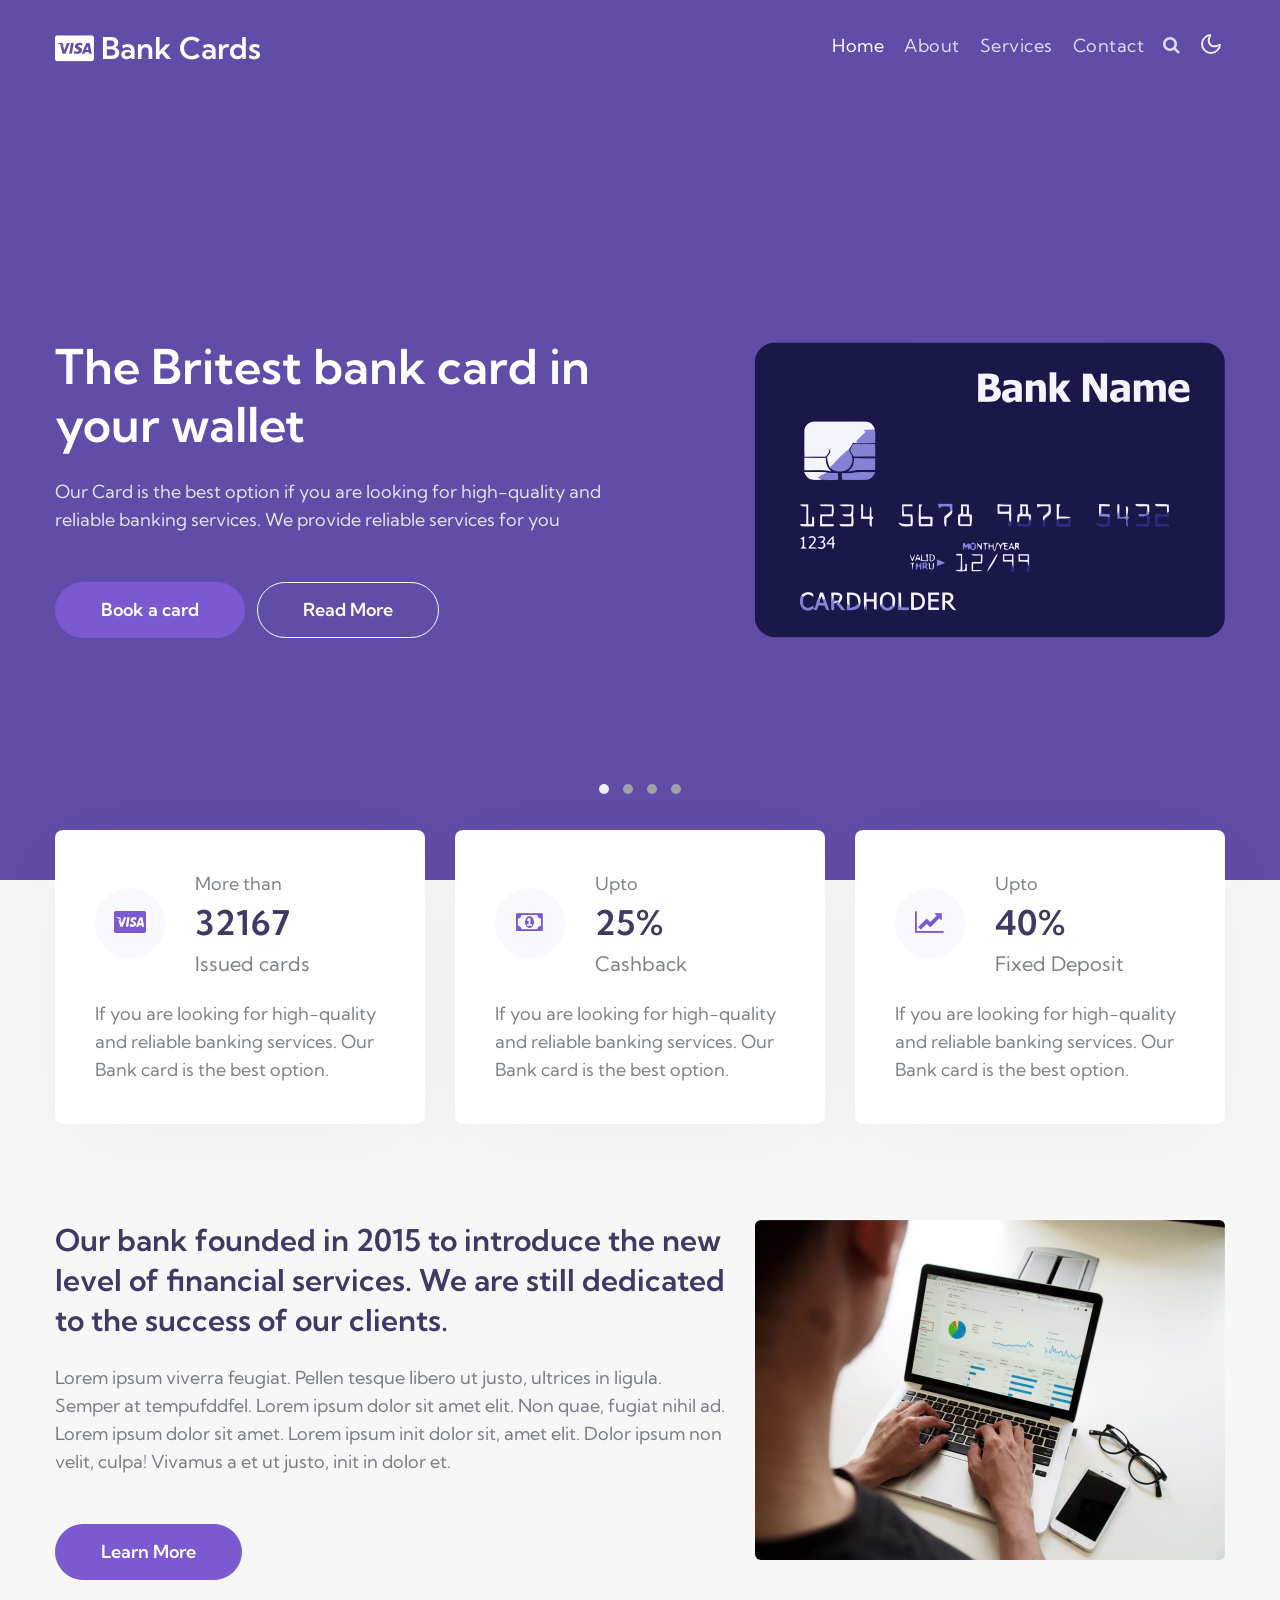
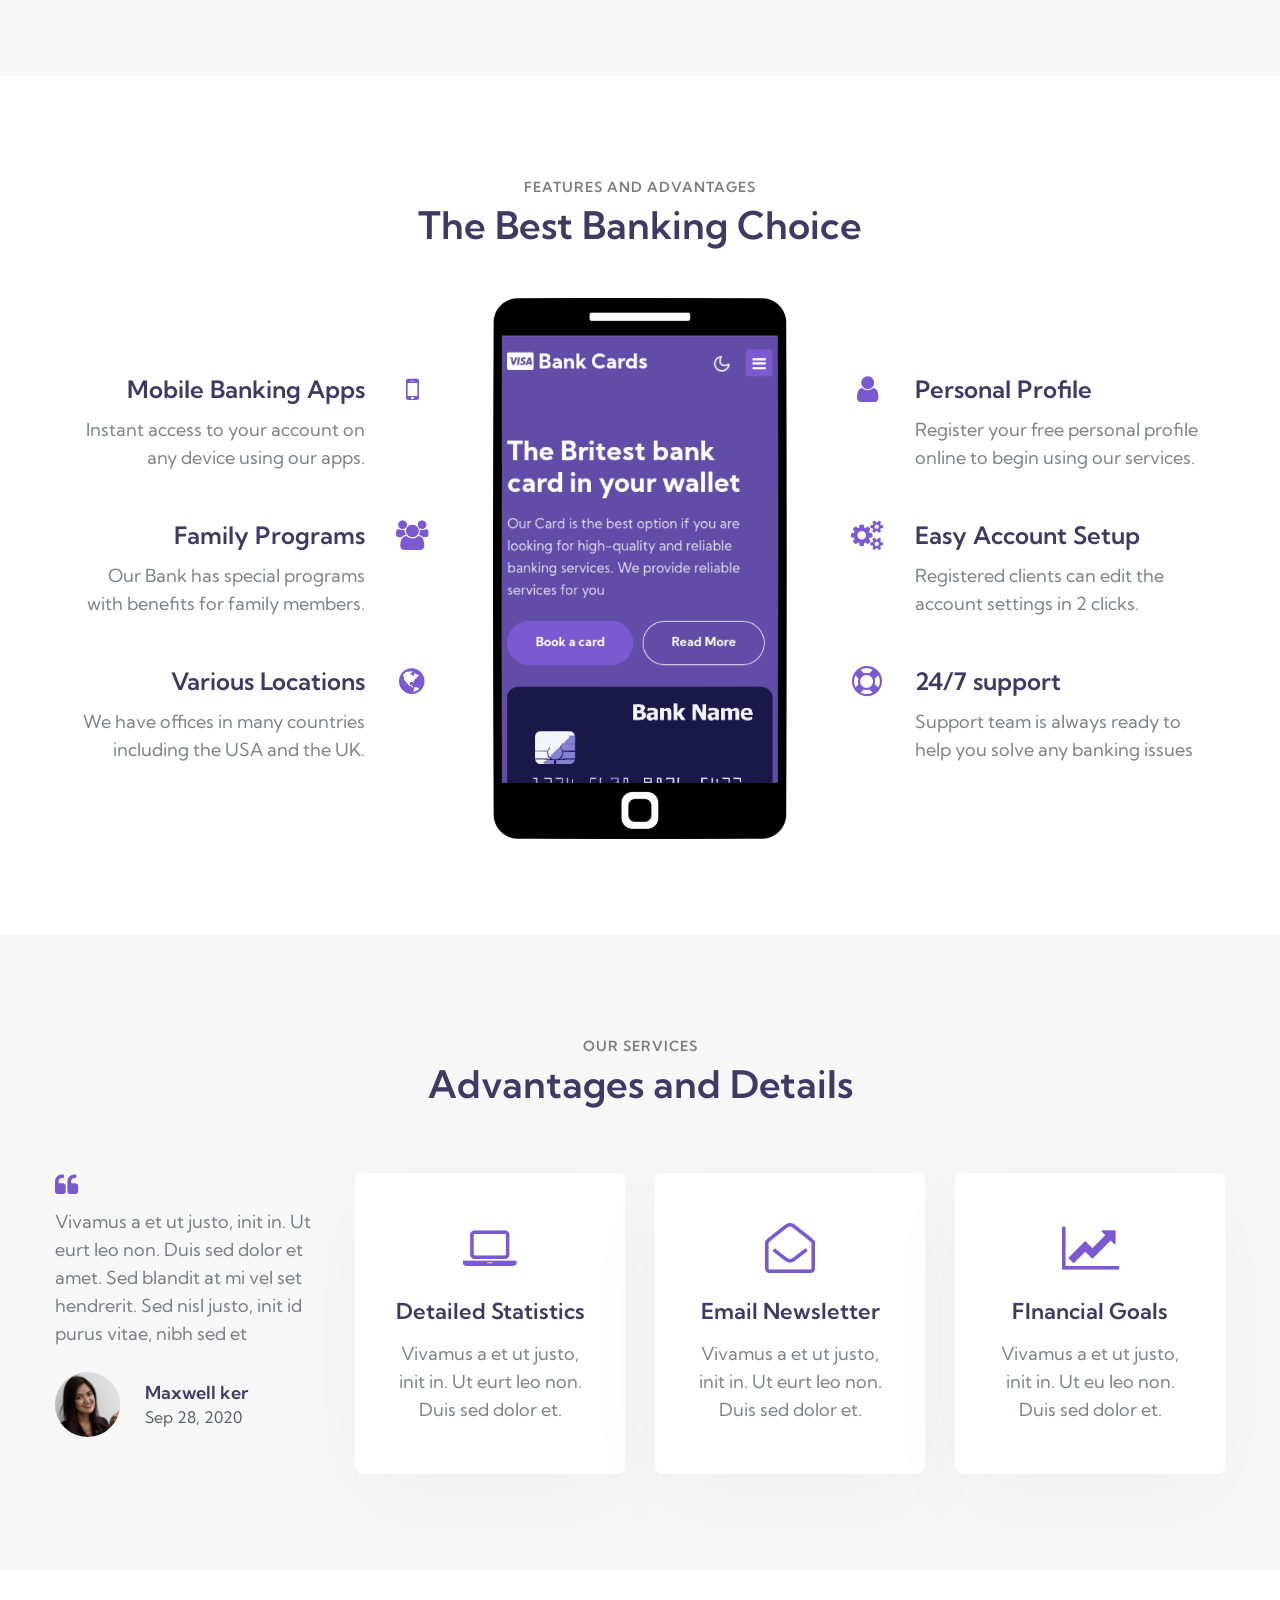
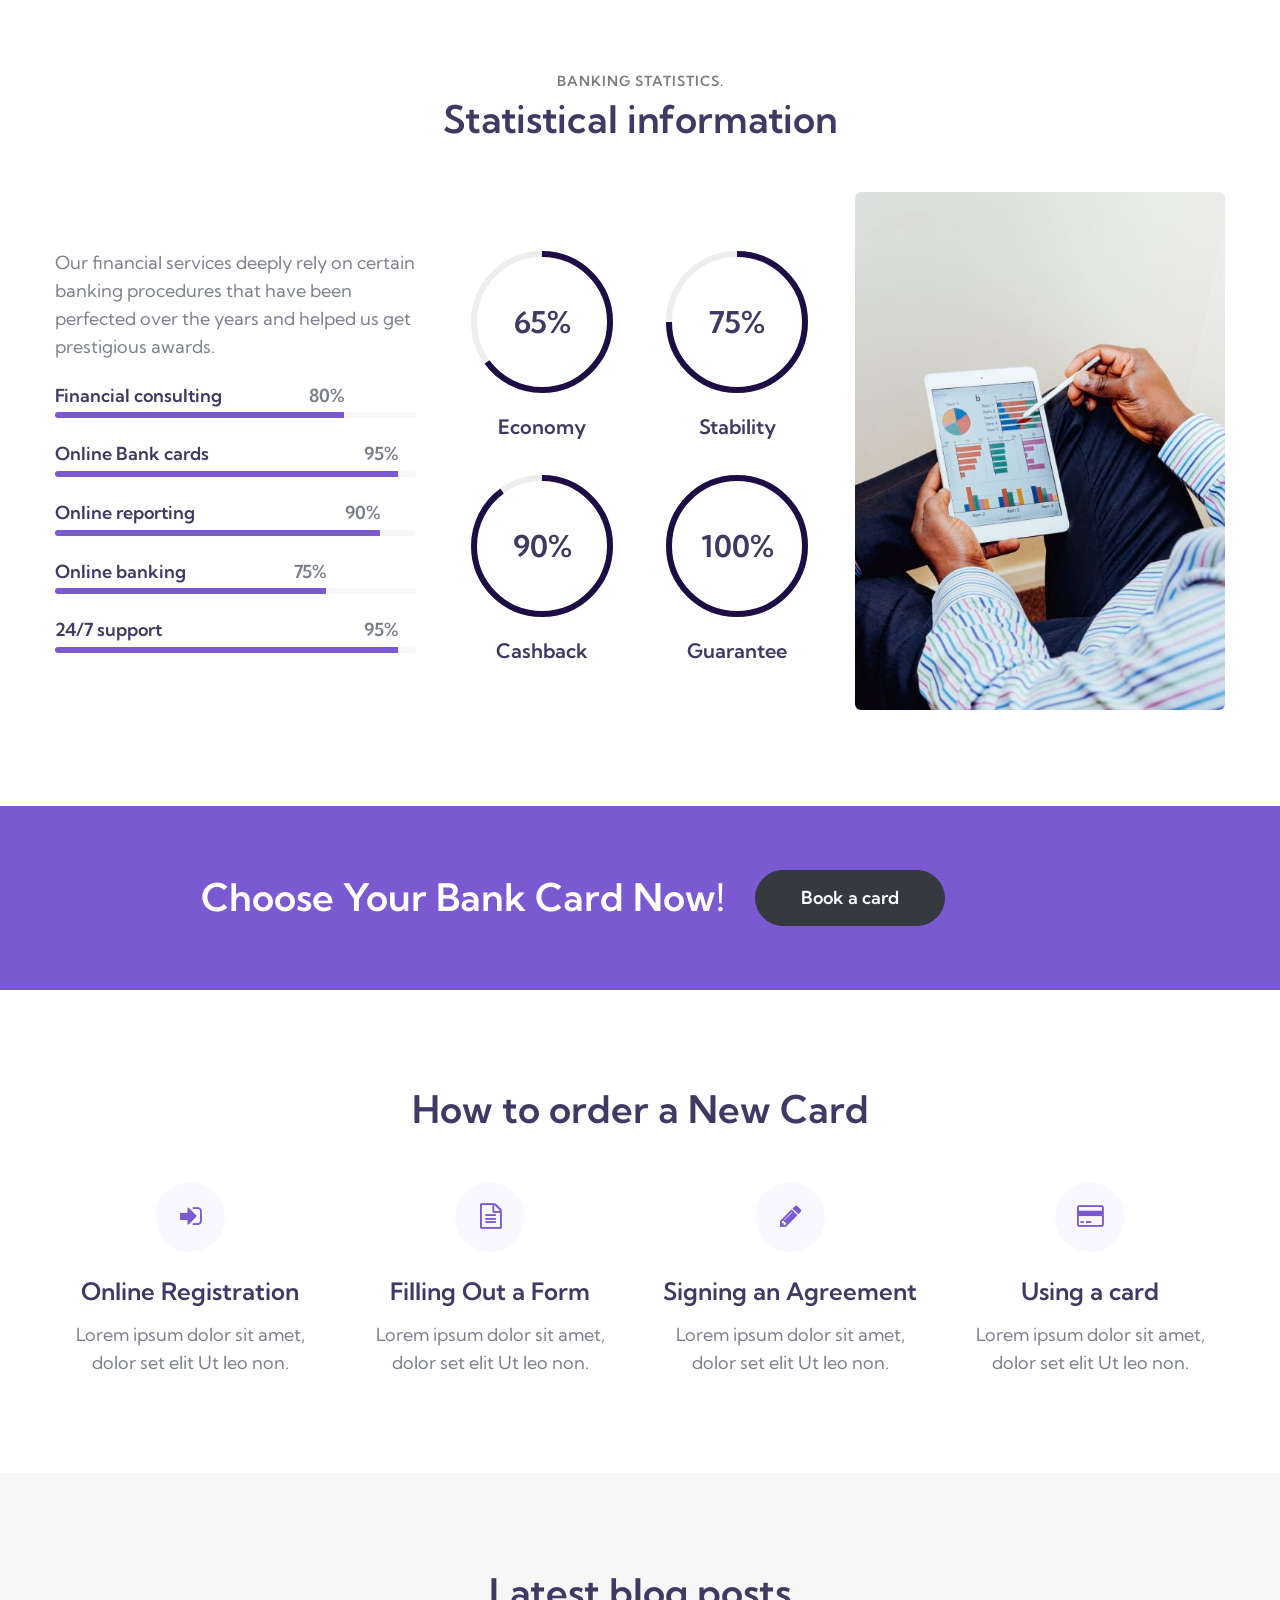
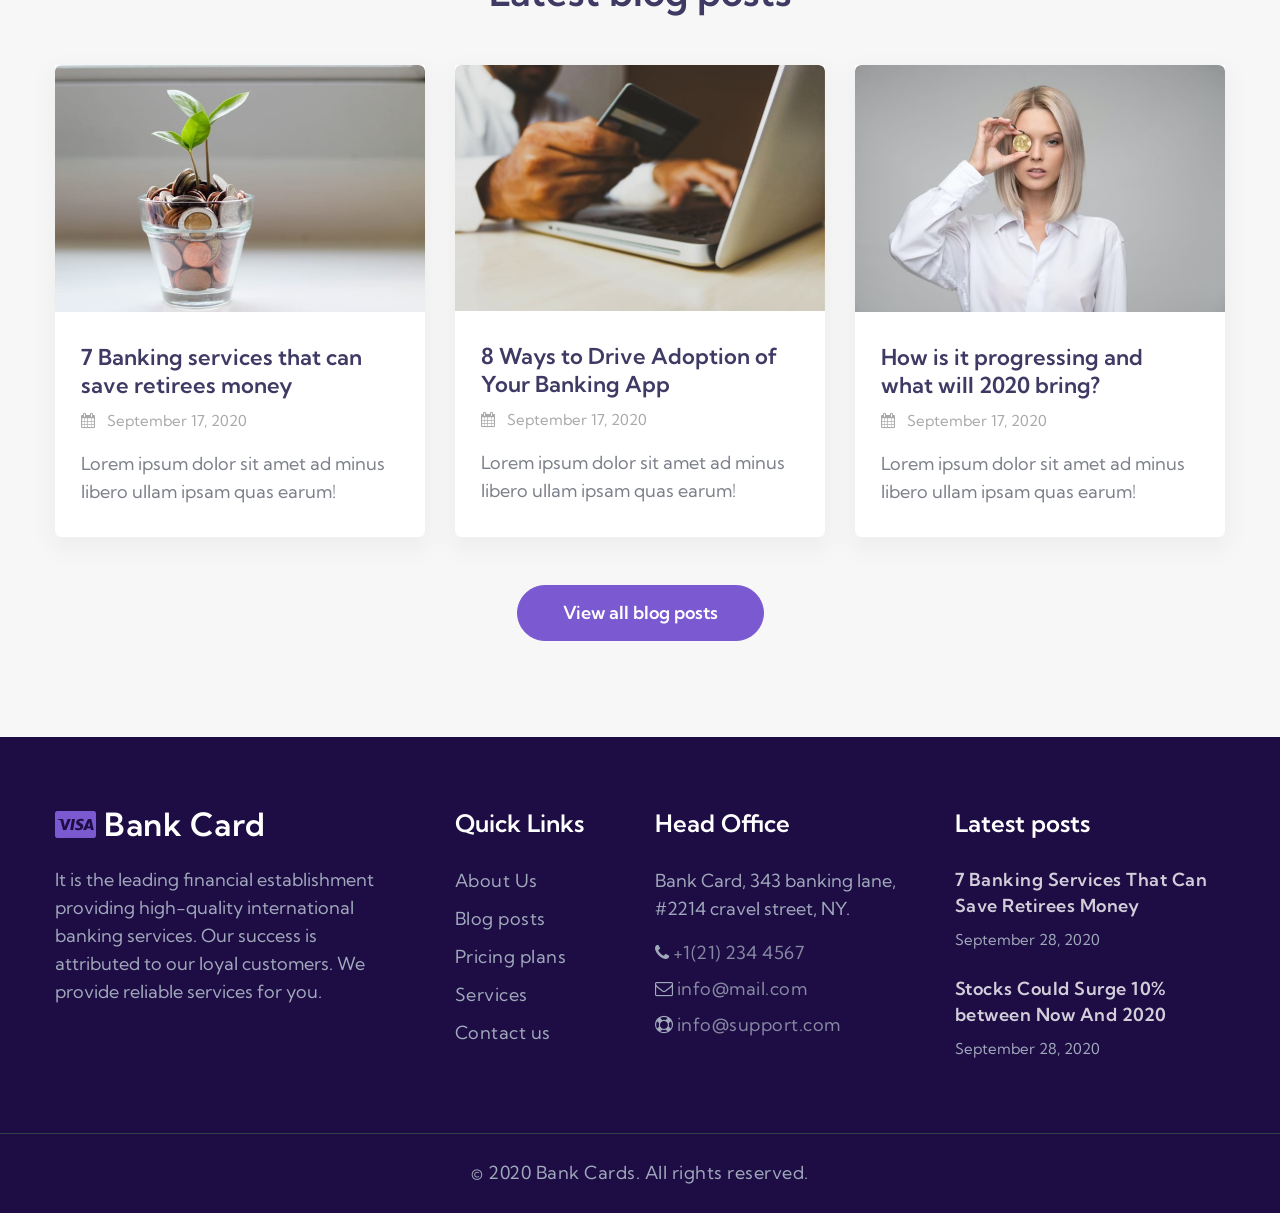
<file: starter/index.html>
<!--
Author: W3layouts
Author URL: http://w3layouts.com
-->
<!doctype html>
<html lang="en">
  <head>
    <!-- Required meta tags -->
    <meta charset="utf-8">
    <meta name="viewport" content="width=device-width, initial-scale=1, shrink-to-fit=no">

    <title>Bank Cards - Banking Category Bootstrap Responsive Website Template | Home : W3layouts</title>
    
    <link href="//fonts.googleapis.com/css2?family=Kumbh+Sans:wght@300;400;700&display=swap" rel="stylesheet">

    <!-- Template CSS -->
    <link rel="stylesheet" href="assets/css/style-starter.css">
  </head>
  <body>
<!--header-->
<header id="site-header" class="fixed-top">
  <div class="container">
      <nav class="navbar navbar-expand-lg stroke px-0">
          <h1> <a class="navbar-brand" href="index.html">
                  <span class="fa fa-cc-visa"></span> Bank Cards
              </a></h1>
          <!-- if logo is image enable this   
  <a class="navbar-brand" href="#index.html">
      <img src="image-path" alt="Your logo" title="Your logo" style="height:35px;" />
  </a> -->
          <button class="navbar-toggler  collapsed bg-gradient" type="button" data-toggle="collapse"
              data-target="#navbarTogglerDemo02" aria-controls="navbarTogglerDemo02" aria-expanded="false"
              aria-label="Toggle navigation">
              <span class="navbar-toggler-icon fa icon-expand fa-bars"></span>
              <span class="navbar-toggler-icon fa icon-close fa-times"></span>
          </button>

          <div class="collapse navbar-collapse" id="navbarTogglerDemo02">
              <ul class="navbar-nav ml-auto">
                  <li class="nav-item active">
                      <a class="nav-link" href="index.html">Home <span class="sr-only">(current)</span></a>
                  </li>
                  <li class="nav-item @@about__active">
                      <a class="nav-link" href="about.html">About</a>
                  </li>
                  <li class="nav-item @@services__active">
                      <a class="nav-link" href="services.html">Services</a>
                  </li>
                  <li class="nav-item @@contact__active">
                      <a class="nav-link" href="contact.html">Contact</a>
                  </li>
                  <!--/search-right-->
                  <div class="search mr-3">
                      <input class="search_box" type="checkbox" id="search_box">
                      <label class="fa fa-search" for="search_box"></label>
                      <div class="search_form">
                          <form action="error.html" method="GET">
                              <input type="text" placeholder="Search"><input type="submit" value="search">
                          </form>
                      </div>
                  </div>
                  <!--//search-right-->
              </ul>
          </div>
          <!-- toggle switch for light and dark theme -->
          <div class="mobile-position">
              <nav class="navigation">
                  <div class="theme-switch-wrapper">
                      <label class="theme-switch" for="checkbox">
                          <input type="checkbox" id="checkbox">
                          <div class="mode-container">
                              <i class="gg-sun"></i>
                              <i class="gg-moon"></i>
                          </div>
                      </label>
                  </div>
              </nav>
          </div>
          <!-- //toggle switch for light and dark theme -->
      </nav>
  </div>
</header>
<!--/header-->
<!-- main-slider -->
<section class="w3l-main-slider" id="home">
    <div class="companies20-content">
        <div class="owl-one owl-carousel owl-theme">
            <div class="item">
                <li>
                    <div class="slider-info banner-view bg bg2">
                        <div class="banner-info">
                            <div class="container">
                                <div class="row">
                                    <div class="col-lg-6 banner-info-bg">
                                        <h5>The Britest bank card in your wallet </h5>
                                        <p class="mt-md-4 mt-3">Our Card is the best option if you are looking for
                                            high-quality and reliable banking services. We provide reliable services for
                                            you
                                        </p>
                                        <a class="btn btn-style btn-primary mt-sm-5 mt-4 mr-2" href="#book"> Book a
                                            card</a>
                                        <a class="btn btn-style btn-outline-light mt-sm-5 mt-4 mr-2" href="about.html">
                                            Read More</a>
                                    </div>
                                    <div class="col-lg-5 col-md-8 img offset-lg-1 mt-lg-0 mt-4">
                                        <img src="assets/images/card1.png" alt="img"
                                            class="img-fluid radius-image-curve" />
                                    </div>
                                </div>
                            </div>
                        </div>
                    </div>
                </li>
            </div>
            <div class="item">
                <li>
                    <div class="slider-info  banner-view banner-top1 bg bg2">
                        <div class="banner-info">
                            <div class="container">
                                <div class="row">
                                    <div class="col-lg-6 banner-info-bg">
                                        <h5>#1 Choice for your banking needs </h5>
                                        <p class="mt-md-4 mt-3">Our Card is the best option if you are looking for
                                            high-quality and reliable banking services. We provide reliable services for
                                            you
                                        </p>
                                        <a class="btn btn-style btn-primary mt-sm-5 mt-4 mr-2" href="#book"> Book a
                                            card</a>
                                        <a class="btn btn-style btn-outline-light mt-sm-5 mt-4 mr-2" href="about.html">
                                            Read More</a>
                                    </div>
                                    <div class="col-lg-5 col-md-8 img offset-lg-1 mt-lg-0 mt-4">
                                        <img src="assets/images/card2.png" alt="img"
                                            class="img-fluid radius-image-curve" />
                                    </div>
                                </div>
                            </div>
                        </div>
                    </div>
                </li>
            </div>
            <div class="item">
                <li>
                    <div class="slider-info banner-view banner-top2 bg bg2">
                        <div class="banner-info">
                            <div class="container">
                                <div class="row">
                                    <div class="col-lg-6 banner-info-bg">
                                        <h5>The Britest bank card in your wallet </h5>
                                        <p class="mt-md-4 mt-3">Our Card is the best option if you are looking for
                                            high-quality and reliable banking services. We provide reliable services for
                                            you
                                        </p>
                                        <a class="btn btn-style btn-primary mt-sm-5 mt-4 mr-2" href="#book"> Book a
                                            card</a>
                                        <a class="btn btn-style btn-outline-light mt-sm-5 mt-4 mr-2" href="about.html">
                                            Read More</a>
                                    </div>
                                    <div class="col-lg-5 col-md-8 img offset-lg-1 mt-lg-0 mt-4">
                                        <img src="assets/images/card3.png" alt="img"
                                            class="img-fluid radius-image-curve" />
                                    </div>
                                </div>
                            </div>
                        </div>
                    </div>
                </li>
            </div>
            <div class="item">
                <li>
                    <div class="slider-info banner-view banner-top3 bg bg2">
                        <div class="banner-info">
                            <div class="container">
                                <div class="row">
                                    <div class="col-lg-6 banner-info-bg">
                                        <h5>#1 Choice for your banking needs </h5>
                                        <p class="mt-md-4 mt-3">Our Card is the best option if you are looking for
                                            high-quality and reliable banking services. We provide reliable services for
                                            you
                                        </p>
                                        <a class="btn btn-style btn-primary mt-sm-5 mt-4 mr-2" href="#book"> Book a
                                            card</a>
                                        <a class="btn btn-style btn-outline-light mt-sm-5 mt-4 mr-2" href="about.html">
                                            Read More</a>
                                    </div>
                                    <div class="col-lg-5 col-md-8 img offset-lg-1 mt-lg-0 mt-4">
                                        <img src="assets/images/card4.png" alt="img"
                                            class="img-fluid radius-image-curve" />
                                    </div>
                                </div>
                            </div>
                        </div>
                    </div>
                </li>
            </div>
        </div>
    </div>
</section>
<!-- /main-slider -->
<!-- home page block1 -->
<section id="about" class="home-services pt-lg-0">
    <div class="container">
        <div class="row">
            <div class="col-lg-4 col-md-6 col-sm-12">
                <div class="box-wrap">
                    <div class="box-wrap-grid">
                        <div class="icon">
                            <span class="fa fa-cc-visa"></span>
                        </div>
                        <div class="info">
                            <p>More than</p>
                            <h4><a href="#url">32167</a></h4>
                            <h5>Issued cards</h5>
                        </div>
                    </div>
                    <p class="mt-4">If you are looking for
                        high-quality and reliable banking services. Our Bank card is the best option.</p>
                </div>
            </div>
            <div class="col-lg-4 col-md-6 col-sm-12 mt-md-0 mt-4">
                <div class="box-wrap">
                    <div class="box-wrap-grid">
                        <div class="icon">
                            <span class="fa fa-money"></span>
                        </div>
                        <div class="info">
                            <p>Upto</p>
                            <h4><a href="#url">25%</a></h4>
                            <h5>Cashback</h5>
                        </div>
                    </div>
                    <p class="mt-4">If you are looking for
                        high-quality and reliable banking services. Our Bank card is the best option.</p>
                </div>
            </div>
            <div class="col-lg-4 col-md-6 col-sm-12 mt-lg-0 mt-4">
                <div class="box-wrap">
                    <div class="box-wrap-grid">
                        <div class="icon">
                            <span class="fa fa-line-chart"></span>
                        </div>
                        <div class="info">
                            <p>Upto</p>
                            <h4><a href="#url">40%</a></h4>
                            <h5>Fixed Deposit</h5>
                        </div>
                    </div>
                    <p class="mt-4">If you are looking for
                        high-quality and reliable banking services. Our Bank card is the best option.</p>
                </div>
            </div>
        </div>
    </div>
</section>
<!-- //home page block1 -->
<!-- about page about section -->
<section class="w3l-index3" id="about">
    <div class="midd-w3 py-5">
        <div class="container py-lg-5 py-md-3">
            <div class="row">
                <div class="col-lg-7 mb-lg-0 mb-md-5 mb-4 align-self">
                    <h3 class="title-left mx-0">Our bank founded in 2015 to introduce the new level of financial
                        services. We are still dedicated to the success of our clients.</h3>
                    <p class="mt-md-4 mt-3">Lorem ipsum viverra feugiat. Pellen tesque libero ut justo,
                        ultrices in ligula. Semper at tempufddfel. Lorem ipsum dolor sit amet
                        elit. Non quae, fugiat nihil ad. Lorem ipsum dolor sit amet. Lorem ipsum init
                        dolor sit, amet elit. Dolor ipsum non velit, culpa! Vivamus a et ut justo, init in dolor et.</p>
                    <a class="btn btn-style btn-primary mt-sm-5 mt-4 mr-2" href="about.html"> Learn More</a>
                </div>
                <div class="col-lg-5">
                    <div class="position-relative">
                        <img src="assets/images/about.jpg" alt="" class="radius-image img-fluid">
                    </div>
                </div>
            </div>
        </div>
    </div>
</section>
<!-- //about page about section -->
<!-- /mobile section --->
<section class="w3l-mobile-content-6 py-5">
    <div class="mobile-info py-lg-5 py-md-4 py-2">
        <!-- /mobile-info-->
        <div class="container">
            <h6 class="title-small text-center">Features and advantages</h6>
            <h3 class="title-big mb-5 text-center">The Best Banking Choice</h3>
            <div class="row mobile-info-inn mx-lg-0">
                <div class="col-lg-4 mobile-right text-right">
                    <div class="row mobile-right-grids mb-lg-5 mb-4">
                        <div class="col-10 mobile-right-info">
                            <h6><a href="#url">Mobile Banking Apps</a></h6>
                            <p>Instant access to your account on any device using our apps.</p>
                        </div>
                        <div class="col-2 mobile-right-icon">
                            <div class="mobile-icon">
                                <span class="fa fa-mobile"></span>
                            </div>
                        </div>
                    </div>
                    <div class="row mobile-right-grids mb-lg-5 mb-4">
                        <div class="col-10 mobile-right-info">
                            <h6><a href="#url">Family Programs</a></h6>
                            <p>Our Bank has special programs with benefits for family members.</p>
                        </div>
                        <div class="col-2 mobile-right-icon">
                            <div class="mobile-icon">
                                <span class="fa fa-users"></span>
                            </div>
                        </div>
                    </div>
                    <div class="row mobile-right-grids">
                        <div class="col-10 mobile-right-info">
                            <h6><a href="#url">Various Locations </a></h6>
                            <p>We have offices in many countries including the USA and the UK.</p>
                        </div>
                        <div class="col-2 mobile-right-icon">
                            <div class="mobile-icon">
                                <span class="fa fa-globe"></span>
                            </div>
                        </div>
                    </div>
                </div>
                <div class="col-lg-4 mobile-left px-lg-5">
                    <img src="assets/images/mobile.png" class="img-fluid radius-image" alt="">
                </div>
                <div class="col-lg-4 mobile-right">
                    <div class="row mobile-right-grids mb-lg-5 mb-4">
                        <div class="col-2 mobile-right-icon">
                            <div class="mobile-icon">
                                <span class="fa fa-user"></span>
                            </div>
                        </div>
                        <div class="col-10 mobile-right-info">
                            <h6><a href="#url">Personal Profile</a></h6>
                            <p>Register your free personal profile online to begin using our services.</p>
                        </div>
                    </div>
                    <div class="row mobile-right-grids mb-lg-5 mb-4">
                        <div class="col-2 mobile-right-icon">
                            <div class="mobile-icon">
                                <span class="fa fa-cogs"></span>
                            </div>
                        </div>
                        <div class="col-10 mobile-right-info">
                            <h6><a href="#url">Easy Account Setup</a></h6>
                            <p>Registered clients can edit the account settings in 2 clicks.</p>
                        </div>
                    </div>
                    <div class="row mobile-right-grids">
                        <div class="col-2 mobile-right-icon">
                            <div class="mobile-icon">
                                <span class="fa fa-support"></span>
                            </div>
                        </div>
                        <div class="col-10 mobile-right-info">
                            <h6><a href="#url">24/7 support</a></h6>
                            <p>Support team is always ready to help you solve any banking issues</p>
                        </div>
                    </div>
                </div>

            </div>
            <!-- <div class="text-center">
                <a class="btn btn-style btn-primary mt-sm-5 mt-4 mr-2" href="#book"> View more advanced features</a>
            </div> -->
        </div>
        <!-- //mobile-info-->
    </div>
</section>
<!-- //mobile section --->
<!-- /bottom-grids-->
<section class="w3l-bottom-grids-6 py-5" id="advantages">
    <div class="container py-lg-5 py-md-4 py-2">
        <h6 class="title-small text-center">Our Services</h6>
        <h3 class="title-big mb-md-5 mb-4 text-center">Advantages and Details</h3>
        <div class="grids-area-hny main-cont-wthree-fea row pt-3">
            <div class="col-lg-3 ceo-text mb-lg-0 mb-4">
                <div class="">
                    <span class="fa fa-quote-left"></span>
                    <p>Vivamus a et ut justo, init in. Ut eurt leo non. Duis sed dolor et amet. Sed blandit at mi vel
                        set hendrerit. Sed nisl justo, init id purus vitae, nibh sed et</p>
                    <div class="author align-items-center mt-4 mb-1">
                        <div class="img-circle">
                            <img src="assets/images/team2.jpg" class="mr-3 img-fluid" alt="...">
                        </div>
                        <div class="author-info">
                            <a href="#author">Maxwell ker</a> <br> <span class="meta-value">Sep 28, 2020 </span>
                        </div>
                    </div>
                </div>
            </div>
            <div class="col-lg-3 col-md-6 grids-feature">
                <div class="area-box">
                    <span class="fa fa-laptop"></span>
                    <h4><a href="#feature" class="title-head">Detailed Statistics</a></h4>
                    <p>Vivamus a et ut justo, init in. Ut eurt leo non. Duis sed dolor et.</p>
                </div>
            </div>
            <div class="col-lg-3 col-md-6 grids-feature mt-md-0 mt-4">
                <div class="area-box">
                    <span class="fa fa-envelope-open-o"></span>
                    <h4><a href="#feature" class="title-head">Email Newsletter </a></h4>
                    <p>Vivamus a et ut justo, init in. Ut eurt leo non. Duis sed dolor et.</p>
                </div>
            </div>
            <div class="col-lg-3 col-md-6 grids-feature mt-lg-0 mt-4">
                <div class="area-box">
                    <span class="fa fa-line-chart"></span>
                    <h4><a href="#feature" class="title-head">FInancial Goals</a></h4>
                    <p>Vivamus a et ut justo, init in. Ut eu leo non. Duis sed dolor et.</p>
                </div>
            </div>
        </div>
    </div>
</section>
<!-- //bottom-grids-->
<!-- section -->
<section class="w3l-statistics" id="statistical">
    <div class="midd-w3 py-5">
        <div class="container py-lg-5 py-md-3 py-2">
            <h6 class="title-small text-center">Banking statistics.</h6>
            <h3 class="title-big mb-md-5 mb-4 text-center">Statistical information</h3>
            <div class="row">
                <div class="col-lg-4 align-self w3l-progressblock pr-lg-4">
                    <p class="mb-4">Our financial services deeply rely on certain banking procedures that have been
                        perfected over
                        the years and helped us get prestigious awards.</p>
                    <div class="progress-info info1">
                        <h6 class="progress-tittle">Financial consulting <span class="">80%</span></h6>
                        <div class="progress">
                            <div class="progress-bar progress-bar-striped" role="progressbar" style="width: 80%"
                                aria-valuenow="90" aria-valuemin="0" aria-valuemax="100">
                            </div>
                        </div>
                    </div>
                    <div class="progress-info info2">
                        <h6 class="progress-tittle">Online Bank cards <span class="">95%</span>
                        </h6>
                        <div class="progress">
                            <div class="progress-bar progress-bar-striped" role="progressbar" style="width: 95%"
                                aria-valuenow="95" aria-valuemin="0" aria-valuemax="100">
                            </div>
                        </div>
                    </div>
                    <div class="progress-info info3">
                        <h6 class="progress-tittle">Online reporting <span class="">90%</span></h6>
                        <div class="progress">
                            <div class="progress-bar progress-bar-striped" role="progressbar" style="width: 90%"
                                aria-valuenow="95" aria-valuemin="0" aria-valuemax="100">
                            </div>
                        </div>
                    </div>
                    <div class="progress-info info4">
                        <h6 class="progress-tittle">Online banking <span class="">75%</span></h6>
                        <div class="progress">
                            <div class="progress-bar progress-bar-striped" role="progressbar" style="width: 75%"
                                aria-valuenow="95" aria-valuemin="0" aria-valuemax="100">
                            </div>
                        </div>
                    </div>
                    <div class="progress-info info2 mb-0">
                        <h6 class="progress-tittle">24/7 support <span class="">95%</span></h6>
                        <div class="progress">
                            <div class="progress-bar progress-bar-striped" role="progressbar" style="width: 95%"
                                aria-valuenow="95" aria-valuemin="0" aria-valuemax="100">
                            </div>
                        </div>
                    </div>
                </div>
                <div class="col-lg-4 col-md-6 mt-lg-0 mt-5 align-self">
                    <div class="position-relative">
                        <div class="progress-circles">
                            <div class="circle1">
                                <div id="progress" data-dimension="170" data-text="65%" data-fontsize="30"
                                    data-percent="65" data-fgcolor="#1d0d44" data-bgcolor="#eee" data-width="15"
                                    data-bordersize="5" data-animationstep="2"></div>
                                <h4>Economy</h4>
                            </div>
                            <div class="circle1">
                                <div id="progress1" data-dimension="170" data-text="75%" data-fontsize="30"
                                    data-percent="75" data-fgcolor="#1d0d44" data-bgcolor="#eee" data-width="15"
                                    data-bordersize="5" data-animationstep="2"></div>
                                <h4>Stability</h4>
                            </div>
                            <div class="circle1">
                                <div id="progress2" data-dimension="170" data-text="90%" data-fontsize="30"
                                    data-percent="90" data-fgcolor="#1d0d44" data-bgcolor="#eee" data-width="15"
                                    data-bordersize="5" data-animationstep="2"></div>
                                <h4>Cashback</h4>
                            </div>
                            <div class="circle1">
                                <div id="progress3" data-dimension="170" data-text="100%" data-fontsize="30"
                                    data-percent="100" data-fgcolor="#1d0d44" data-bgcolor="#eee" data-width="15"
                                    data-bordersize="5" data-animationstep="2"></div>
                                <h4>Guarantee</h4>
                            </div>
                        </div>
                    </div>
                </div>
                <div class="col-lg-4 col-md-6 mt-lg-0 mt-md-5 mt-4">
                    <img src="assets/images/stats.jpg" alt="" class="radius-image img-fluid">
                </div>
            </div>
        </div>
    </div>
</section>
<!-- // about section -->
 <!-- forms -->
 <section class="w3l-forms-9 py-5">
     <div class="container py-lg-3">
         <div class="row align-items-center">
             <div class="main-midd col-lg-7 text-lg-right">
                 <h4 class="title-big">Choose Your Bank Card Now!</h4>
             </div>
             <div class="col-lg-5 mt-lg-0 mt-4">
                 <a class="btn btn-style btn-dark" href="#book"> Book a card</a>
             </div>
         </div>
     </div>
 </section>
 <!-- //forms -->
<div class="w3l-ordercard py-5">
    <div class="container py-lg-5 py-md-4 py-2">
        <h3 class="title-big mb-5 text-center">How to order a New Card</h3>
        <div class="row text-center">
            <div class="col-lg-3 col-sm-6">
                <div class="work-grids">
                    <div class="icon">
                        <span class="fa fa-sign-in"></span>
                    </div>
                    <div class="content">
                        <h4 class="title">Online Registration</h4>
                        <p class="desc">Lorem ipsum dolor sit amet, dolor set elit Ut leo non.</p>
                    </div>
                </div>
            </div>
            <div class="col-lg-3 col-sm-6 mt-sm-0 mt-5">
                <div class="work-grids">
                    <div class="icon">
                        <span class="fa fa-file-text-o"></span>
                    </div>
                    <div class="content">
                        <h4 class="title">Filling Out a Form</h4>
                        <p class="desc">Lorem ipsum dolor sit amet, dolor set elit Ut leo non.</p>
                    </div>
                </div>
            </div>
            <div class="col-lg-3 col-sm-6 mt-lg-0 mt-5">
                <div class="work-grids">
                    <div class="icon">
                        <span class="fa fa-pencil"></span>
                    </div>
                    <div class="content">
                        <h4 class="title">Signing an Agreement</h4>
                        <p class="desc">Lorem ipsum dolor sit amet, dolor set elit Ut leo non.</p>
                    </div>
                </div>
            </div>
            <div class="col-lg-3 col-sm-6 mt-lg-0 mt-5">
                <div class="work-grids">
                    <div class="icon">
                        <span class="fa fa-credit-card"></span>
                    </div>
                    <div class="content">
                        <h4 class="title">Using a card</h4>
                        <p class="desc">Lorem ipsum dolor sit amet, dolor set elit Ut leo non.</p>
                    </div>
                </div>
            </div>
        </div>
    </div>
</div>
<!--  News section -->
<div class="w3l-news" id="news">
    <section id="grids5-block" class="py-5">
        <div class="container py-lg-5 py-md-4 py-2">
            <h3 class="title-big text-center">Latest blog posts</h3>
            <div class="row mt-lg-5 mt-4">
                <div class="col-lg-4 col-md-6">
                    <div class="grids5-info">
                        <a href="#blog-single" class="d-block zoom"><img src="assets/images/blog1.jpg" alt=""
                                class="img-fluid news-image" /></a>
                        <div class="blog-info">
                            <h4><a href="#blog-single">7 Banking services that can save retirees money</a></h4>
                            <p class="date"><span class="fa fa-calendar mr-2"></span> September 17, 2020</p>
                            <p>Lorem ipsum dolor sit amet ad minus libero ullam ipsam quas earum!</p>
                        </div>
                    </div>
                </div>
                <div class="col-lg-4 col-md-6 mt-md-0 mt-5">
                    <div class="grids5-info">
                        <a href="#blog-single" class="d-block zoom"><img src="assets/images/blog2.jpg" alt=""
                                class="img-fluid news-image" /></a>
                        <div class="blog-info">
                            <h4><a href="#blog-single">8 Ways to Drive Adoption of Your Banking App</a></h4>
                            <p class="date"><span class="fa fa-calendar mr-2"></span> September 17, 2020</p>
                            <p>Lorem ipsum dolor sit amet ad minus libero ullam ipsam quas earum!</p>
                        </div>
                    </div>
                </div>
                <div class="col-lg-4 col-md-6 mt-lg-0 mt-5">
                    <div class="grids5-info">
                        <a href="#blog-single" class="d-block zoom"><img src="assets/images/blog3.jpg" alt=""
                                class="img-fluid news-image" /></a>
                        <div class="blog-info">
                            <h4><a href="#blog-single">How is it progressing and what will 2020 bring?</a></h4>
                            <p class="date"><span class="fa fa-calendar mr-2"></span> September 17, 2020</p>
                            <p>Lorem ipsum dolor sit amet ad minus libero ullam ipsam quas earum!</p>
                        </div>
                    </div>
                </div>
            </div>
            <div class="text-center">
                <a class="btn btn-style btn-primary mt-sm-5 mt-4" href="#blog">View all blog posts</a>
            </div>
        </div>
    </section>
</div>
<!--  //News section -->
 <!-- footer -->
 <section class="w3l-footer-29-main">
  <div class="footer-29 py-5">
    <div class="container py-lg-4">
      <div class="row footer-top-29">
        <div class="col-lg-4 col-md-6 footer-list-29 footer-1 pr-lg-5">
          <div class="footer-logo mb-4">
            <a class="navbar-brand" href="index.html">
              <span class="fa fa-cc-visa"></span> Bank Card</a>
          </div>
          <p>It is the leading financial establishment providing high-quality international banking services. Our
            success
            is attributed to our loyal customers. We provide reliable services for you.</p>
        </div>
        <div class="col-lg-2 col-md-6 col-sm-5 col-5 footer-list-29 footer-2 mt-md-0 mt-5">

          <ul>
            <h6 class="footer-title-29">Quick Links</h6>
            <li><a href="about.html">About Us</a></li>
            <li><a href="#blog"> Blog posts</a></li>
            <li><a href="#pricing"> Pricing plans</a></li>
            <li><a href="services.html">Services</a></li>
            <li><a href="contact.html">Contact us</a></li>
          </ul>
        </div>
        <div class="col-lg-3 col-md-6 col-sm-7 col-7 footer-list-29 footer-3 mt-lg-0 mt-5">
          <h6 class="footer-title-29">Head Office</h6>
          <p class="mb-3"> Bank Card, 343 banking lane, #2214 cravel street, NY.</p>
          <p class="mb-2"> <span class="fa fa-phone"></span> <a href="tel:+1(21) 234 4567">+1(21) 234 4567</a></p>
          <p class="mb-2"><span class="fa fa-envelope-o"></span> <a href="mailto:info@mail.com">info@mail.com</a></p>
          <p><span class="fa fa-support"></span> <a href="mailto:info@support.com">info@support.com</a></p>
        </div>
        <div class="col-lg-3 col-md-6 footer-list-29 footer-4 mt-lg-0 mt-5">
          <h6 class="footer-title-29">Latest posts</h6>
          <div class="post1">
            <a href="#url" class="post-title">7 Banking Services That Can Save Retirees Money</a>
            <p class="small">September 28, 2020</p>
          </div>
          <div class="post1 mt-4">
            <a href="#url" class="post-title">Stocks Could Surge 10% between Now And 2020</a>
            <p class="small">September 28, 2020</p>
          </div>
        </div>
      </div>
    </div>
  </div>
  <!-- copyright -->
  <section class="w3l-copyright text-center">
    <div class="container">
      <p class="copy-footer-29">© 2020 Bank Cards. All rights reserved.</p>
    </div>

    <!-- move top -->
    <button onclick="topFunction()" id="movetop" title="Go to top">
      &#10548;
    </button>
    <script>
      // When the user scrolls down 20px from the top of the document, show the button
      window.onscroll = function () {
        scrollFunction()
      };

      function scrollFunction() {
        if (document.body.scrollTop > 20 || document.documentElement.scrollTop > 20) {
          document.getElementById("movetop").style.display = "block";
        } else {
          document.getElementById("movetop").style.display = "none";
        }
      }

      // When the user clicks on the button, scroll to the top of the document
      function topFunction() {
        document.body.scrollTop = 0;
        document.documentElement.scrollTop = 0;
      }
    </script>
    <!-- /move top -->
  </section>
  <!-- //copyright -->
</section>
<!-- //footer -->

<!--  javascripts file here -->
<script src="assets/js/jquery-3.3.1.min.js"></script>

<script src="assets/js/theme-change.js"></script> <!-- //light and dark mode switch js -->

<script src="assets/js/circles.js"></script>

<!-- stats number counter-->
<script src="assets/js/jquery.waypoints.min.js"></script>
<script src="assets/js/jquery.countup.js"></script>
<script>
  $('.counter').countUp();
</script>
<!-- //stats number counter -->

<!-- owl carousel -->
<script src="assets/js/owl.carousel.js"></script>
<!-- script for banner slider-->
<script>
  $(document).ready(function () {
    $('.owl-one').owlCarousel({
      loop: true,
      margin: 0,
      nav: false,
      responsiveClass: true,
      autoplay: true,
      autoplayTimeout: 5000,
      autoplaySpeed: 1000,
      autoplayHoverPause: false,
      responsive: {
        0: {
          items: 1
        },
        480: {
          items: 1
        },
        667: {
          items: 1
        },
        1000: {
          items: 1
        }
      }
    })
  })
</script>
<!-- //script -->
<!-- owl carousel -->

<!-- script for tesimonials carousel slider -->
<script>
  $(document).ready(function () {
    $("#owl-demo2").owlCarousel({
      loop: true,
      margin: 20,
      nav: false,
      responsiveClass: true,
      responsive: {
        0: {
          items: 1,
          nav: false
        },
        1000: {
          items: 1,
          nav: false,
          loop: false
        }
      }
    })
  })
</script>
<!-- //script for tesimonials carousel slider -->

<!-- disable body scroll which navbar is in active -->
<script>
  $(function () {
    $('.navbar-toggler').click(function () {
      $('body').toggleClass('noscroll');
    })
  });
</script>
<!-- disable body scroll which navbar is in active -->

<!--/MENU-JS-->
<script>
  $(window).on("scroll", function () {
    var scroll = $(window).scrollTop();

    if (scroll >= 80) {
      $("#site-header").addClass("nav-fixed");
    } else {
      $("#site-header").removeClass("nav-fixed");
    }
  });

  //Main navigation Active Class Add Remove
  $(".navbar-toggler").on("click", function () {
    $("header").toggleClass("active");
  });
  $(document).on("ready", function () {
    if ($(window).width() > 991) {
      $("header").removeClass("active");
    }
    $(window).on("resize", function () {
      if ($(window).width() > 991) {
        $("header").removeClass("active");
      }
    });
  });
</script>
<!--//MENU-JS-->

<script src="assets/js/bootstrap.min.js"></script><!-- //bootstrap js -->
</body>

</html>
</file>
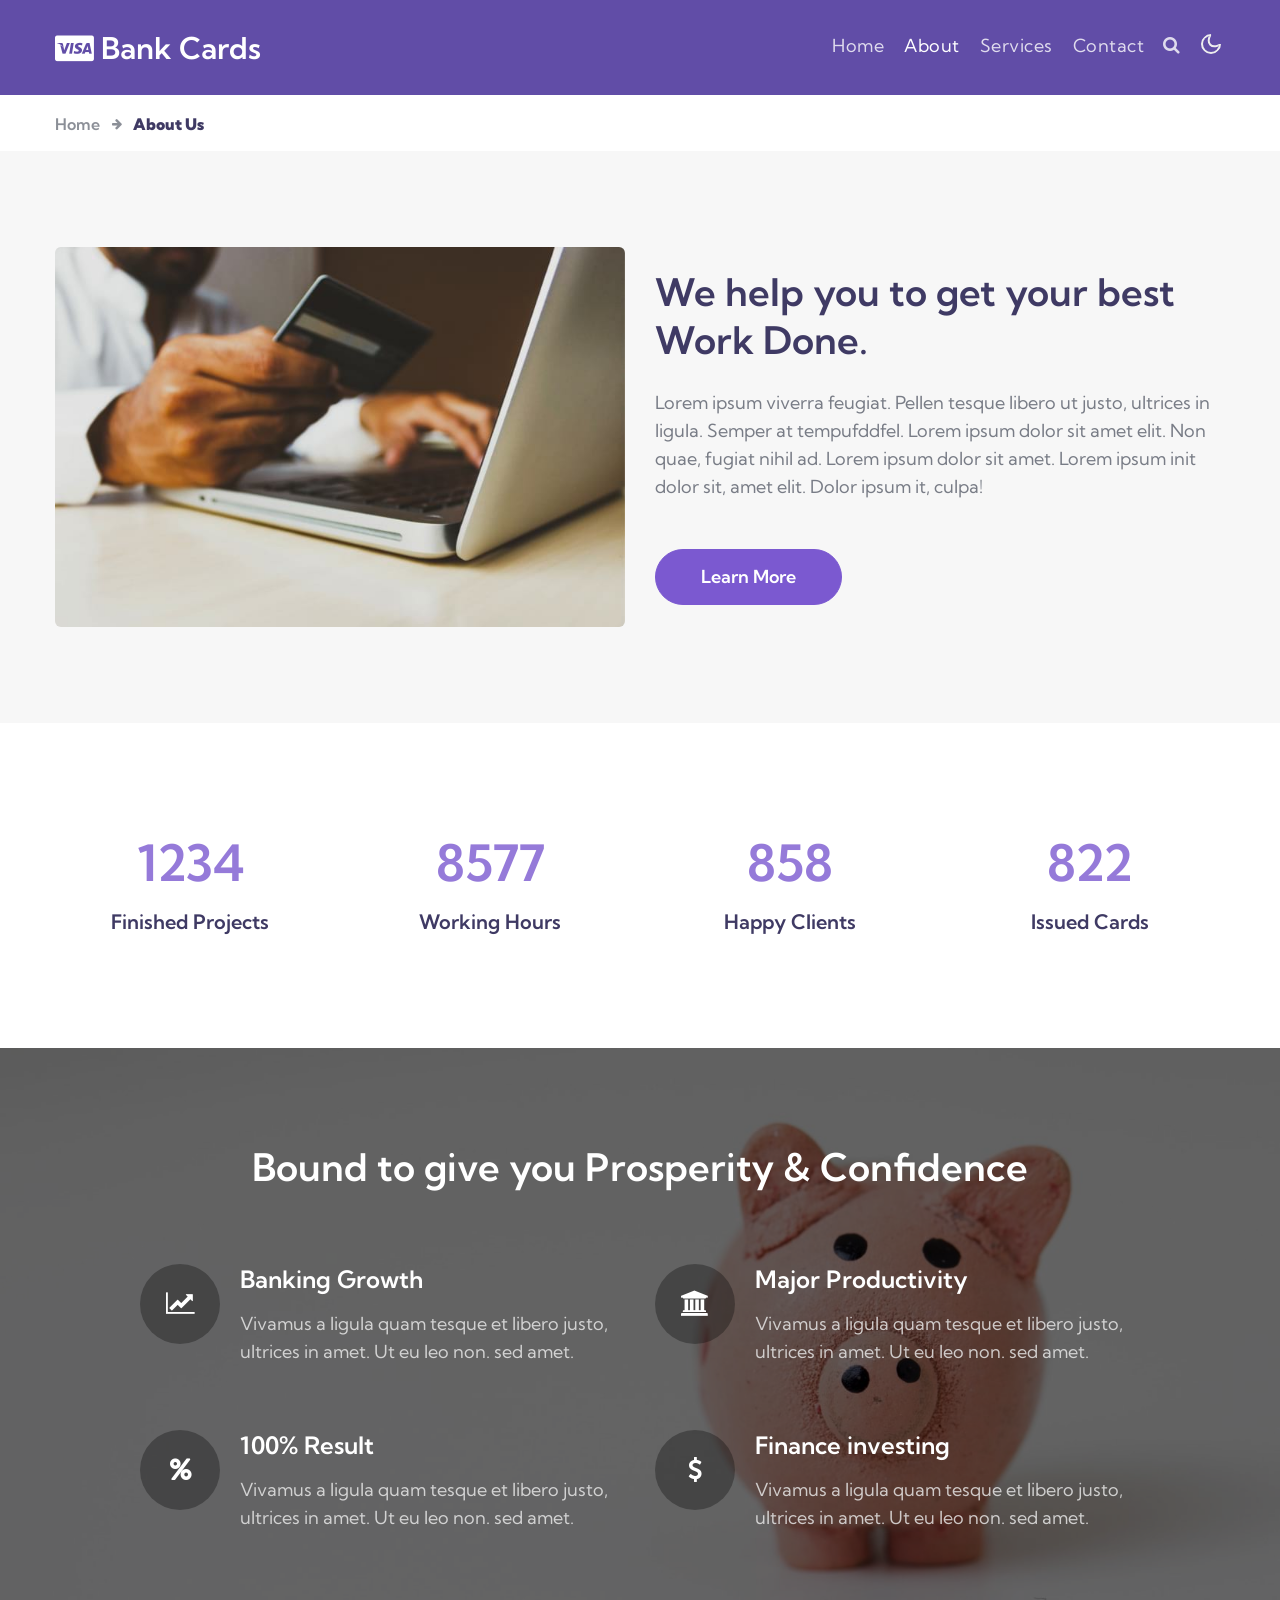
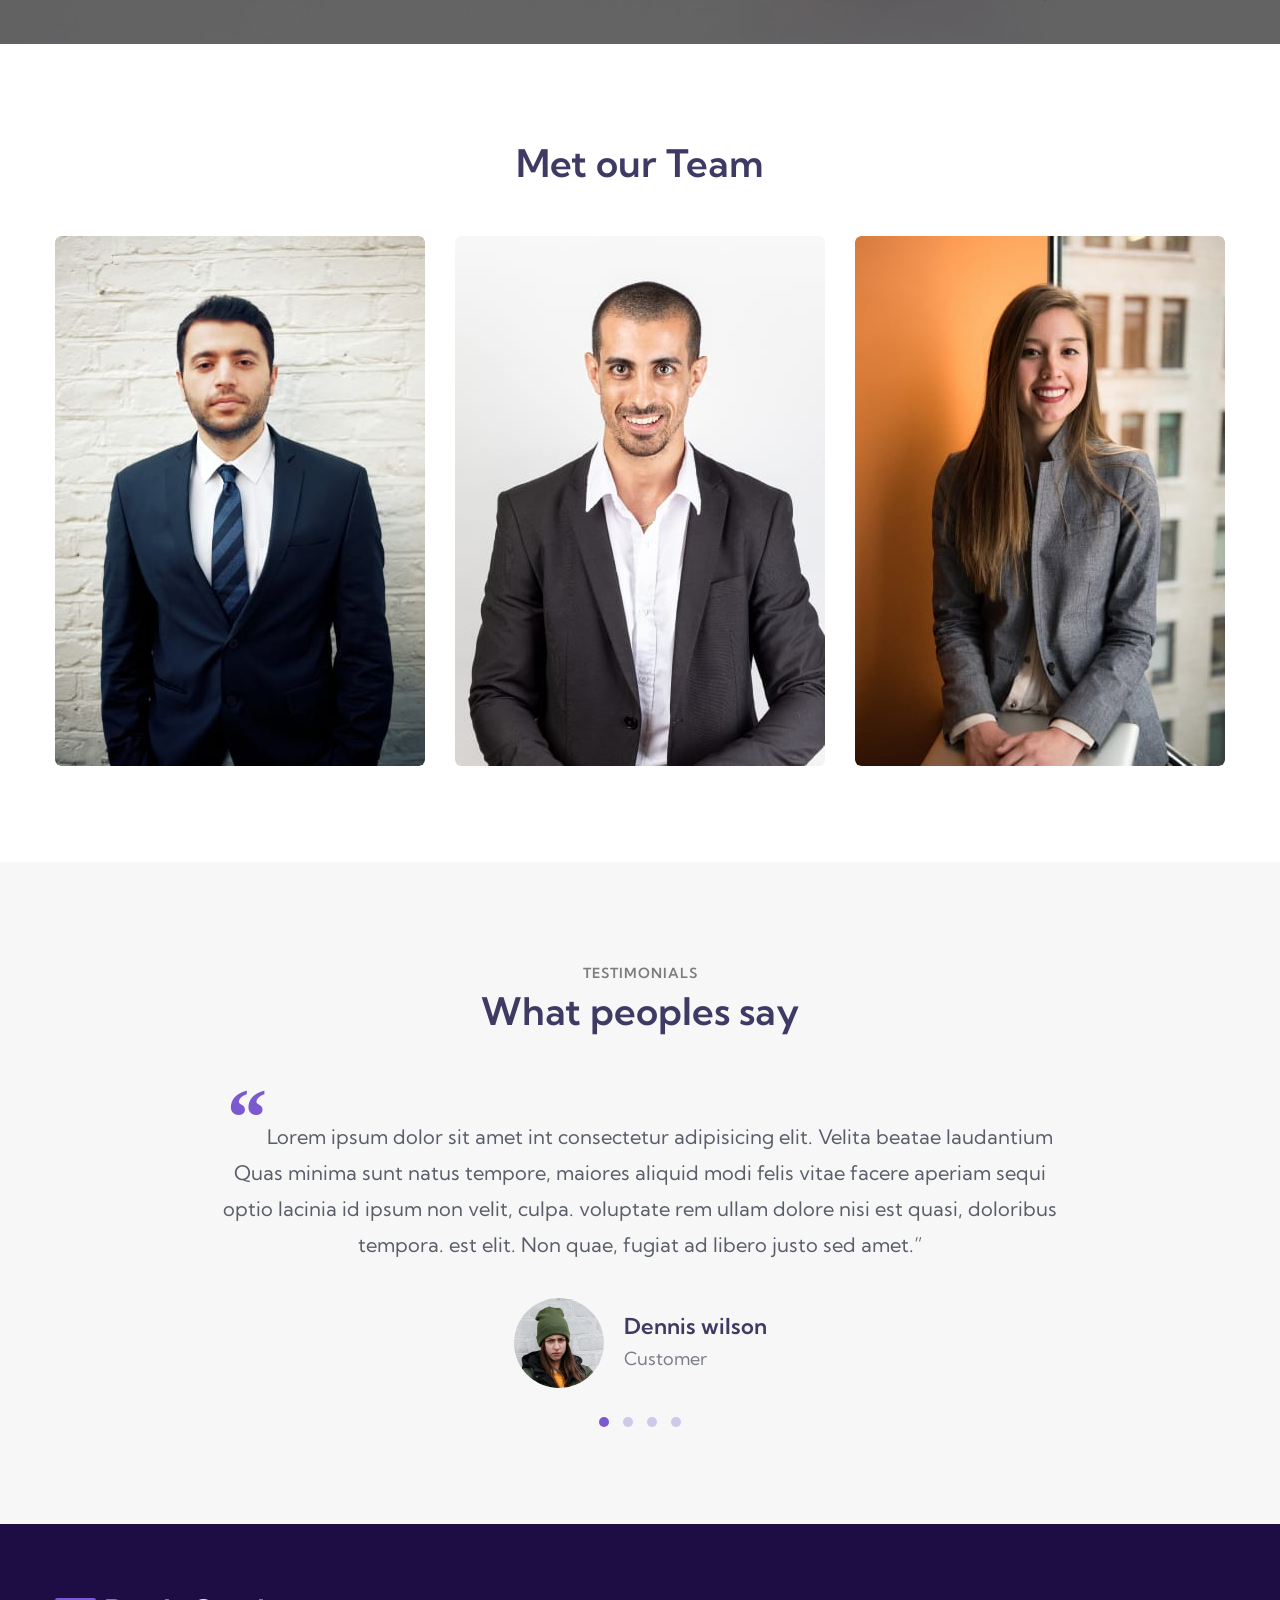
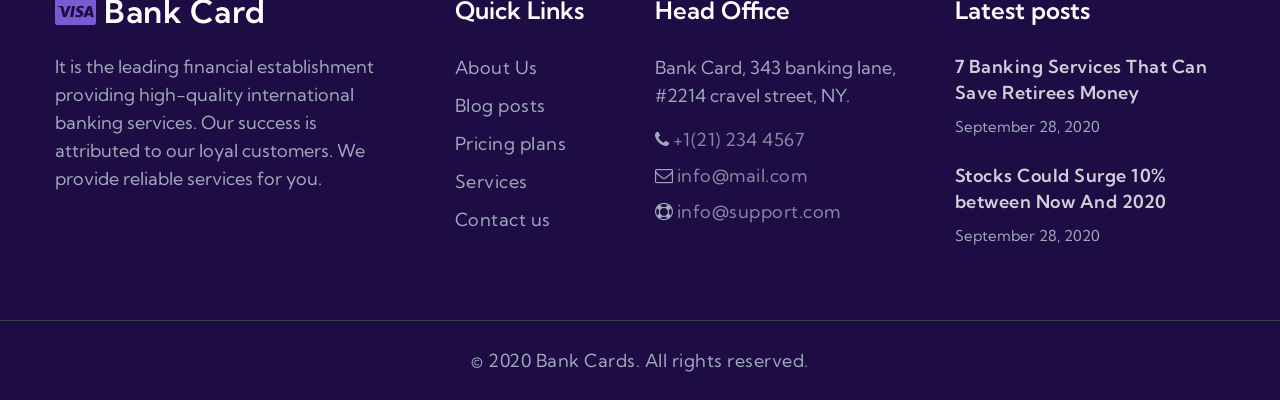
<file: starter/about.html>
<!--
Author: W3layouts
Author URL: http://w3layouts.com
-->
<!doctype html>
<html lang="en">
  <head>
    <!-- Required meta tags -->
    <meta charset="utf-8">
    <meta name="viewport" content="width=device-width, initial-scale=1, shrink-to-fit=no">

    <title>Bank Cards - Banking Category Bootstrap Responsive Website Template | About : W3layouts</title>
    
    <link href="//fonts.googleapis.com/css2?family=Kumbh+Sans:wght@300;400;700&display=swap" rel="stylesheet">

    <!-- Template CSS -->
    <link rel="stylesheet" href="assets/css/style-starter.css">
  </head>
  <body>
<!--header-->
<header id="site-header" class="fixed-top">
  <div class="container">
      <nav class="navbar navbar-expand-lg stroke px-0">
          <h1> <a class="navbar-brand" href="index.html">
                  <span class="fa fa-cc-visa"></span> Bank Cards
              </a></h1>
          <!-- if logo is image enable this   
  <a class="navbar-brand" href="#index.html">
      <img src="image-path" alt="Your logo" title="Your logo" style="height:35px;" />
  </a> -->
          <button class="navbar-toggler  collapsed bg-gradient" type="button" data-toggle="collapse"
              data-target="#navbarTogglerDemo02" aria-controls="navbarTogglerDemo02" aria-expanded="false"
              aria-label="Toggle navigation">
              <span class="navbar-toggler-icon fa icon-expand fa-bars"></span>
              <span class="navbar-toggler-icon fa icon-close fa-times"></span>
          </button>

          <div class="collapse navbar-collapse" id="navbarTogglerDemo02">
              <ul class="navbar-nav ml-auto">
                  <li class="nav-item @@home__active">
                      <a class="nav-link" href="index.html">Home <span class="sr-only">(current)</span></a>
                  </li>
                  <li class="nav-item active">
                      <a class="nav-link" href="about.html">About</a>
                  </li>
                  <li class="nav-item @@services__active">
                      <a class="nav-link" href="services.html">Services</a>
                  </li>
                  <li class="nav-item @@contact__active">
                      <a class="nav-link" href="contact.html">Contact</a>
                  </li>
                  <!--/search-right-->
                  <div class="search mr-3">
                      <input class="search_box" type="checkbox" id="search_box">
                      <label class="fa fa-search" for="search_box"></label>
                      <div class="search_form">
                          <form action="error.html" method="GET">
                              <input type="text" placeholder="Search"><input type="submit" value="search">
                          </form>
                      </div>
                  </div>
                  <!--//search-right-->
              </ul>
          </div>
          <!-- toggle switch for light and dark theme -->
          <div class="mobile-position">
              <nav class="navigation">
                  <div class="theme-switch-wrapper">
                      <label class="theme-switch" for="checkbox">
                          <input type="checkbox" id="checkbox">
                          <div class="mode-container">
                              <i class="gg-sun"></i>
                              <i class="gg-moon"></i>
                          </div>
                      </label>
                  </div>
              </nav>
          </div>
          <!-- //toggle switch for light and dark theme -->
      </nav>
  </div>
</header>
<!--/header-->
<div class="inner-banner">
</div>
<section class="w3l-breadcrumb">
    <div class="container">
        <ul class="breadcrumbs-custom-path">
            <li><a href="index.html">Home</a></li>
            <li class="active"><span class="fa fa-arrow-right mx-2" aria-hidden="true"></span> About Us</li>
        </ul>
    </div>
</section>
<!-- home page about section -->
<section class="w3l-index3" id="about">
    <div class="midd-w3 py-5">
        <div class="container py-lg-5 py-md-3">
            <div class="row">
                <div class="col-lg-6">
                    <div class="position-relative">
                        <img src="assets/images/blog2.jpg" alt="" class="radius-image img-fluid">
                    </div>
                </div>
                <div class="col-lg-6 mt-lg-0 mt-md-5 mt-4 align-self">
                    <h3 class="title-big mx-0">We help you to get your best Work Done.</h3>
                    <p class="mt-md-4 mt-3">Lorem ipsum viverra feugiat. Pellen tesque libero ut justo,
                        ultrices in ligula. Semper at tempufddfel. Lorem ipsum dolor sit amet 
                        elit. Non quae, fugiat nihil ad. Lorem ipsum dolor sit amet. Lorem ipsum init
                        dolor sit, amet elit. Dolor ipsum it, culpa!</p>
                        <a class="btn btn-style btn-primary mt-md-5 mt-4" href="about.html"> Learn More</a>
                </div>
            </div>
        </div>
    </div>
</section>
<!-- //home page about section -->
<!-- stats -->
<section class="w3l-stats py-5" id="stats">
    <div class="gallery-inner container py-lg-5 py-md-4">
        <div class="row stats-con">
            <div class="col-md-3 col-6 stats_info counter_grid">
                <p class="counter">1869</p>
                <h3>Finished Projects</h3>
            </div>
            <div class="col-md-3 col-6 stats_info counter_grid1">
                <p class="counter">12996</p>
                <h3>Working hours</h3>
            </div>
            <div class="col-md-3 col-6 stats_info counter_grid mt-md-0 mt-4">
                <p class="counter">1300</p>
                <h3>Happy clients</h3>
            </div>
            <div class="col-md-3 col-6 stats_info counter_grid2 mt-md-0 mt-4">
                <p class="counter">1245</p>
                <h3>Issued cards</h3>
            </div>
        </div>
    </div>
</section>
<!-- //stats -->
<!-- services section -->
<section id="services" class="w3l-servicesblock3 py-5">
    <div class="container py-lg-5 py-md-4 py-2">
        <div class="welcome-left">
            <h3 class="title-big mb-md-5 mb-4 mx-auto text-center">Bound to give you Prosperity & Confidence</h3>
            <div class="grids-area-hny main-cont-wthree-fea row pt-4">
                <div class="col-lg-6 col-md-6 grids-feature">
                    <span class="fa fa-line-chart"></span>
                    <div class="area-box">
                        <h4><a href="#feature" class="title-head">Banking Growth</a></h4>
                        <p class="my-3">Vivamus a ligula quam tesque et libero justo, ultrices in amet. Ut eu leo non.
                            sed amet.</p>
                    </div>
                </div>
                <div class="col-lg-6 col-md-6 grids-feature mt-md-0 mt-4">
                    <span class="fa fa-university"></span>
                    <div class="area-box">
                        <h4><a href="#feature" class="title-head">Major Productivity</a></h4>
                        <p class="my-3">Vivamus a ligula quam tesque et libero justo, ultrices in amet. Ut eu leo non.
                            sed amet.</p>
                    </div>
                </div>
                <div class="col-lg-6 col-md-6 grids-feature mt-lg-5 mt-4">
                    <span class="fa fa-percent"></span>
                    <div class="area-box">
                        <h4><a href="#feature" class="title-head">100% Result</a></h4>
                        <p class="my-3">Vivamus a ligula quam tesque et libero justo, ultrices in amet. Ut eu leo non.
                            sed amet.</p>
                    </div>
                </div>
                <div class="col-lg-6 col-md-6 grids-feature mt-lg-5 mt-4">
                    <span class="fa fa-dollar"></span>
                    <div class="area-box">
                        <h4><a href="#feature" class="title-head">Finance investing</a></h4>
                        <p class="my-3">Vivamus a ligula quam tesque et libero justo, ultrices in amet. Ut eu leo non.
                            sed amet.</p>
                    </div>
                </div>
            </div>
        </div>
    </div>
</section>
<!-- //services section -->
<section class="w3l-team py-5" id="team">
    <div class="container py-lg-5 py-md-4 py-2">
        <h3 class="title-big mb-md-5 mb-4 text-center">Met our Team</h3>
        <div class="row">
            <div class="col-md-4 col-sm-6">
                <div class="our-team">
                    <div class="pic">
                        <img src="assets/images/t1.jpg" alt="team member" class="img-fluid radius-image" />
                    </div>
                    <div class="content">
                        <h3 class="title">Peter Johns</h3>
                        <span class="post">Financial Manager</span>
                        <ul class="social">
                            <li><a href="#" class="fa fa-facebook"></a></li>
                            <li><a href="#" class="fa fa-twitter"></a></li>
                            <li><a href="#" class="fa fa-linkedin"></a></li>
                        </ul>
                    </div>
                </div>
            </div>
            <div class="col-md-4 col-sm-6">
                <div class="our-team">
                    <div class="pic">
                        <img src="assets/images/t2.jpg" alt="team member" class="img-fluid radius-image" />
                    </div>
                    <div class="content">
                        <h3 class="title">Alexander</h3>
                        <span class="post">Supervisor</span>
                        <ul class="social">
                            <li><a href="#" class="fa fa-facebook"></a></li>
                            <li><a href="#" class="fa fa-twitter"></a></li>
                            <li><a href="#" class="fa fa-linkedin"></a></li>
                        </ul>
                    </div>
                </div>
            </div>
            <div class="col-md-4 col-sm-6">
                <div class="our-team">
                    <div class="pic">
                        <img src="assets/images/t3.jpg" alt="team member" class="img-fluid radius-image" />
                    </div>
                    <div class="content">
                        <h3 class="title">Williams</h3>
                        <span class="post">Manager</span>
                        <ul class="social">
                            <li><a href="#" class="fa fa-facebook"></a></li>
                            <li><a href="#" class="fa fa-twitter"></a></li>
                            <li><a href="#" class="fa fa-linkedin"></a></li>
                        </ul>
                    </div>
                </div>
            </div>
        </div>
    </div>
</section>
<!-- testimonials -->
<section class="w3l-clients-1" id="testimonials">
    <!-- /grids -->
    <div class="cusrtomer-layout py-5">
        <div class="container py-lg-5 py-md-4 py-2">
            <div class="heading align-self text-center">
                <h6 class="title-small">Testimonials</h6>
                <h3 class="title-big mb-4">What peoples say</h3>
            </div>
            <!-- /grids -->
            <div class="testimonial-row py-md-4">
                <div id="owl-demo2" class="owl-two owl-carousel owl-theme mb-md-3 mb-sm-5 mb-4">
                    <div class="item">
                        <div class="testimonial-content">
                            <div class="testimonial">
                                <blockquote>
                                    <q>Lorem ipsum dolor sit amet int consectetur adipisicing elit. Velita beatae
                                        laudantium Quas minima sunt natus tempore, maiores aliquid modi felis vitae
                                        facere aperiam sequi optio lacinia id ipsum non velit, culpa.
                                        voluptate rem ullam dolore nisi est quasi, doloribus tempora.
                                        est elit. Non quae, fugiat ad libero justo sed amet.</q>
                                </blockquote>
                                <div class="testi-des">
                                    <a href="#url" class="testi-img">
                                        <img src="assets/images/team1.jpg" alt="" class="radius-image img-fluid">
                                    </a>
                                    <div class="peopl align-self">
                                        <h3>Dennis wilson</h3>
                                        <p class="identity">Customer </p>
                                    </div>
                                </div>
                            </div>
                        </div>
                    </div>
                    <div class="item">
                        <div class="testimonial-content">
                            <div class="testimonial">
                                <blockquote>
                                    <q>Lorem ipsum dolor sit amet int consectetur adipisicing elit. Velita beatae
                                        laudantium Quas minima sunt natus tempore, maiores aliquid modi felis vitae
                                        facere aperiam sequi optio lacinia id ipsum non velit, culpa.
                                        voluptate rem ullam dolore nisi est quasi, doloribus tempora.
                                        est elit. Non quae, fugiat ad libero justo sed amet.</q>
                                </blockquote>
                                <div class="testi-des">
                                    <a href="#url" class="testi-img">
                                        <img src="assets/images/team2.jpg" alt="" class="radius-image img-fluid">
                                    </a>
                                    <div class="peopl align-self">
                                        <h3>Tommy sakura</h3>
                                        <p class="identity">Customer </p>
                                    </div>
                                </div>
                            </div>
                        </div>
                    </div>
                    <div class="item">
                        <div class="testimonial-content">
                            <div class="testimonial">
                                <blockquote>
                                    <q>Lorem ipsum dolor sit amet int consectetur adipisicing elit. Velita beatae
                                        laudantium Quas minima sunt natus tempore, maiores aliquid modi felis vitae
                                        facere aperiam sequi optio lacinia id ipsum non velit, culpa.
                                        voluptate rem ullam dolore nisi est quasi, doloribus tempora.
                                        est elit. Non quae, fugiat ad libero justo sed amet.</q>
                                </blockquote>
                                <div class="testi-des">
                                    <a href="#url" class="testi-img">
                                        <img src="assets/images/team3.jpg" alt="" class="radius-image img-fluid">
                                    </a>
                                    <div class="peopl align-self">
                                        <h3>Roy Linderson</h3>
                                        <p class="identity">Customer</p>
                                    </div>
                                </div>
                            </div>
                        </div>
                    </div>
                    <div class="item">
                        <div class="testimonial-content">
                            <div class="testimonial">
                                <blockquote>
                                    <q>Lorem ipsum dolor sit amet int consectetur adipisicing elit. Velita beatae
                                        laudantium Quas minima sunt natus tempore, maiores aliquid modi felis vitae
                                        facere aperiam sequi optio lacinia id ipsum non velit, culpa.
                                        voluptate rem ullam dolore nisi est quasi, doloribus tempora.
                                        est elit. Non quae, fugiat ad libero justo sed amet.</q>
                                </blockquote>
                                <div class="testi-des">
                                    <a href="#url" class="testi-img">
                                        <img src="assets/images/team4.jpg" alt="" class="radius-image img-fluid">
                                    </a>
                                    <div class="peopl align-self">
                                        <h3>Mike Thyson</h3>
                                        <p class="identity">Customer</p>
                                    </div>
                                </div>
                            </div>
                        </div>
                    </div>
                </div>
            </div>
        </div>
        <!-- /grids -->
    </div>
    <!-- //grids -->
</section>
<!-- //testimonials -->
 <!-- footer -->
 <section class="w3l-footer-29-main">
  <div class="footer-29 py-5">
    <div class="container py-lg-4">
      <div class="row footer-top-29">
        <div class="col-lg-4 col-md-6 footer-list-29 footer-1 pr-lg-5">
          <div class="footer-logo mb-4">
            <a class="navbar-brand" href="index.html">
              <span class="fa fa-cc-visa"></span> Bank Card</a>
          </div>
          <p>It is the leading financial establishment providing high-quality international banking services. Our
            success
            is attributed to our loyal customers. We provide reliable services for you.</p>
        </div>
        <div class="col-lg-2 col-md-6 col-sm-5 col-5 footer-list-29 footer-2 mt-md-0 mt-5">

          <ul>
            <h6 class="footer-title-29">Quick Links</h6>
            <li><a href="about.html">About Us</a></li>
            <li><a href="#blog"> Blog posts</a></li>
            <li><a href="#pricing"> Pricing plans</a></li>
            <li><a href="services.html">Services</a></li>
            <li><a href="contact.html">Contact us</a></li>
          </ul>
        </div>
        <div class="col-lg-3 col-md-6 col-sm-7 col-7 footer-list-29 footer-3 mt-lg-0 mt-5">
          <h6 class="footer-title-29">Head Office</h6>
          <p class="mb-3"> Bank Card, 343 banking lane, #2214 cravel street, NY.</p>
          <p class="mb-2"> <span class="fa fa-phone"></span> <a href="tel:+1(21) 234 4567">+1(21) 234 4567</a></p>
          <p class="mb-2"><span class="fa fa-envelope-o"></span> <a href="mailto:info@mail.com">info@mail.com</a></p>
          <p><span class="fa fa-support"></span> <a href="mailto:info@support.com">info@support.com</a></p>
        </div>
        <div class="col-lg-3 col-md-6 footer-list-29 footer-4 mt-lg-0 mt-5">
          <h6 class="footer-title-29">Latest posts</h6>
          <div class="post1">
            <a href="#url" class="post-title">7 Banking Services That Can Save Retirees Money</a>
            <p class="small">September 28, 2020</p>
          </div>
          <div class="post1 mt-4">
            <a href="#url" class="post-title">Stocks Could Surge 10% between Now And 2020</a>
            <p class="small">September 28, 2020</p>
          </div>
        </div>
      </div>
    </div>
  </div>
  <!-- copyright -->
  <section class="w3l-copyright text-center">
    <div class="container">
      <p class="copy-footer-29">© 2020 Bank Cards. All rights reserved.</p>
    </div>

    <!-- move top -->
    <button onclick="topFunction()" id="movetop" title="Go to top">
      &#10548;
    </button>
    <script>
      // When the user scrolls down 20px from the top of the document, show the button
      window.onscroll = function () {
        scrollFunction()
      };

      function scrollFunction() {
        if (document.body.scrollTop > 20 || document.documentElement.scrollTop > 20) {
          document.getElementById("movetop").style.display = "block";
        } else {
          document.getElementById("movetop").style.display = "none";
        }
      }

      // When the user clicks on the button, scroll to the top of the document
      function topFunction() {
        document.body.scrollTop = 0;
        document.documentElement.scrollTop = 0;
      }
    </script>
    <!-- /move top -->
  </section>
  <!-- //copyright -->
</section>
<!-- //footer -->

<!--  javascripts file here -->
<script src="assets/js/jquery-3.3.1.min.js"></script>

<script src="assets/js/theme-change.js"></script> <!-- //light and dark mode switch js -->

<script src="assets/js/circles.js"></script>

<!-- stats number counter-->
<script src="assets/js/jquery.waypoints.min.js"></script>
<script src="assets/js/jquery.countup.js"></script>
<script>
  $('.counter').countUp();
</script>
<!-- //stats number counter -->

<!-- owl carousel -->
<script src="assets/js/owl.carousel.js"></script>
<!-- script for banner slider-->
<script>
  $(document).ready(function () {
    $('.owl-one').owlCarousel({
      loop: true,
      margin: 0,
      nav: false,
      responsiveClass: true,
      autoplay: true,
      autoplayTimeout: 5000,
      autoplaySpeed: 1000,
      autoplayHoverPause: false,
      responsive: {
        0: {
          items: 1
        },
        480: {
          items: 1
        },
        667: {
          items: 1
        },
        1000: {
          items: 1
        }
      }
    })
  })
</script>
<!-- //script -->
<!-- owl carousel -->

<!-- script for tesimonials carousel slider -->
<script>
  $(document).ready(function () {
    $("#owl-demo2").owlCarousel({
      loop: true,
      margin: 20,
      nav: false,
      responsiveClass: true,
      responsive: {
        0: {
          items: 1,
          nav: false
        },
        1000: {
          items: 1,
          nav: false,
          loop: false
        }
      }
    })
  })
</script>
<!-- //script for tesimonials carousel slider -->

<!-- disable body scroll which navbar is in active -->
<script>
  $(function () {
    $('.navbar-toggler').click(function () {
      $('body').toggleClass('noscroll');
    })
  });
</script>
<!-- disable body scroll which navbar is in active -->

<!--/MENU-JS-->
<script>
  $(window).on("scroll", function () {
    var scroll = $(window).scrollTop();

    if (scroll >= 80) {
      $("#site-header").addClass("nav-fixed");
    } else {
      $("#site-header").removeClass("nav-fixed");
    }
  });

  //Main navigation Active Class Add Remove
  $(".navbar-toggler").on("click", function () {
    $("header").toggleClass("active");
  });
  $(document).on("ready", function () {
    if ($(window).width() > 991) {
      $("header").removeClass("active");
    }
    $(window).on("resize", function () {
      if ($(window).width() > 991) {
        $("header").removeClass("active");
      }
    });
  });
</script>
<!--//MENU-JS-->

<script src="assets/js/bootstrap.min.js"></script><!-- //bootstrap js -->
</body>

</html>
</file>
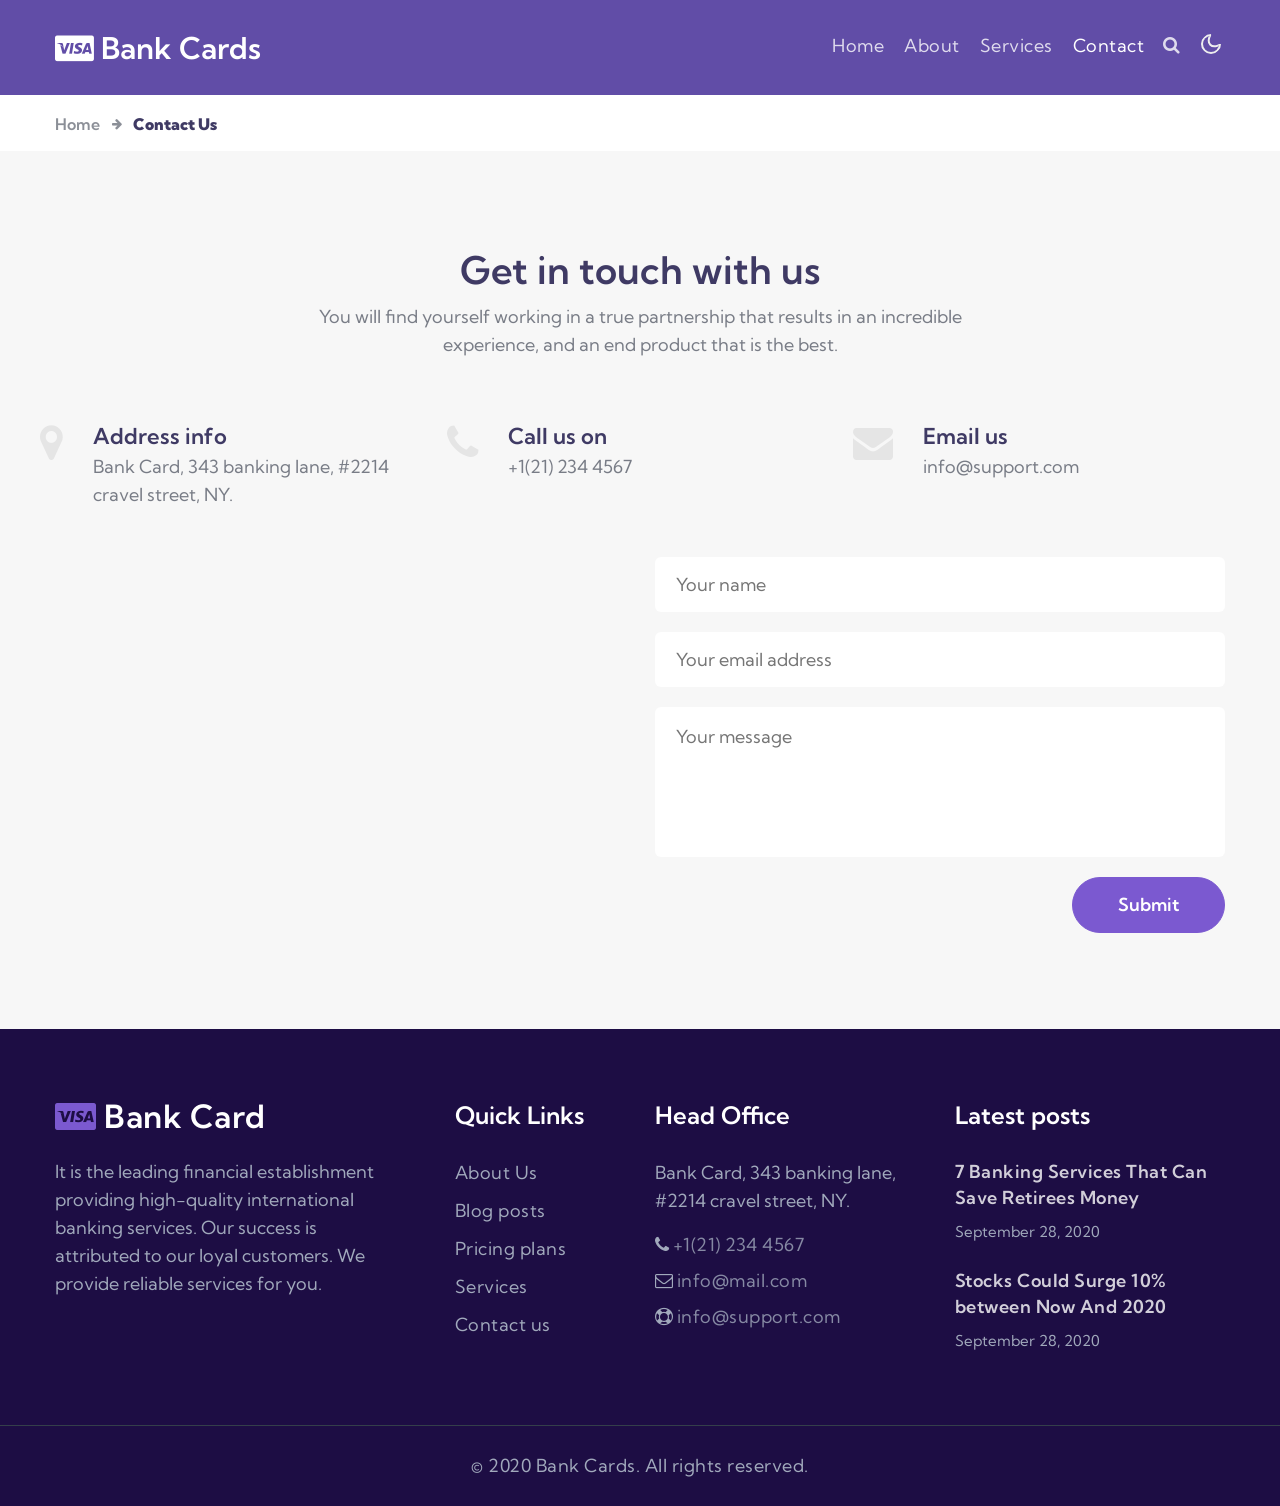
<file: starter/contact.html>
<!--
Author: W3layouts
Author URL: http://w3layouts.com
-->
<!doctype html>
<html lang="en">
  <head>
    <!-- Required meta tags -->
    <meta charset="utf-8">
    <meta name="viewport" content="width=device-width, initial-scale=1, shrink-to-fit=no">

    <title>Bank Cards - Banking Category Bootstrap Responsive Website Template | Contact : W3layouts</title>
    
    <link href="//fonts.googleapis.com/css2?family=Kumbh+Sans:wght@300;400;700&display=swap" rel="stylesheet">

    <!-- Template CSS -->
    <link rel="stylesheet" href="assets/css/style-starter.css">
  </head>
  <body>
<!--header-->
<header id="site-header" class="fixed-top">
  <div class="container">
      <nav class="navbar navbar-expand-lg stroke px-0">
          <h1> <a class="navbar-brand" href="index.html">
                  <span class="fa fa-cc-visa"></span> Bank Cards
              </a></h1>
          <!-- if logo is image enable this   
  <a class="navbar-brand" href="#index.html">
      <img src="image-path" alt="Your logo" title="Your logo" style="height:35px;" />
  </a> -->
          <button class="navbar-toggler  collapsed bg-gradient" type="button" data-toggle="collapse"
              data-target="#navbarTogglerDemo02" aria-controls="navbarTogglerDemo02" aria-expanded="false"
              aria-label="Toggle navigation">
              <span class="navbar-toggler-icon fa icon-expand fa-bars"></span>
              <span class="navbar-toggler-icon fa icon-close fa-times"></span>
          </button>

          <div class="collapse navbar-collapse" id="navbarTogglerDemo02">
              <ul class="navbar-nav ml-auto">
                  <li class="nav-item @@home__active">
                      <a class="nav-link" href="index.html">Home <span class="sr-only">(current)</span></a>
                  </li>
                  <li class="nav-item @@about__active">
                      <a class="nav-link" href="about.html">About</a>
                  </li>
                  <li class="nav-item @@services__active">
                      <a class="nav-link" href="services.html">Services</a>
                  </li>
                  <li class="nav-item active">
                      <a class="nav-link" href="contact.html">Contact</a>
                  </li>
                  <!--/search-right-->
                  <div class="search mr-3">
                      <input class="search_box" type="checkbox" id="search_box">
                      <label class="fa fa-search" for="search_box"></label>
                      <div class="search_form">
                          <form action="error.html" method="GET">
                              <input type="text" placeholder="Search"><input type="submit" value="search">
                          </form>
                      </div>
                  </div>
                  <!--//search-right-->
              </ul>
          </div>
          <!-- toggle switch for light and dark theme -->
          <div class="mobile-position">
              <nav class="navigation">
                  <div class="theme-switch-wrapper">
                      <label class="theme-switch" for="checkbox">
                          <input type="checkbox" id="checkbox">
                          <div class="mode-container">
                              <i class="gg-sun"></i>
                              <i class="gg-moon"></i>
                          </div>
                      </label>
                  </div>
              </nav>
          </div>
          <!-- //toggle switch for light and dark theme -->
      </nav>
  </div>
</header>
<!--/header-->
<div class="inner-banner">
</div>
<section class="w3l-breadcrumb">
    <div class="container">
        <ul class="breadcrumbs-custom-path">
            <li><a href="index.html">Home</a></li>
            <li class="active"><span class="fa fa-arrow-right mx-2" aria-hidden="true"></span> Contact Us</li>
        </ul>
    </div>
</section>
<div class="w3l-contact-info py-5" id="contact">
    <div class="container py-lg-5 py-md-4">
        <div class="title text-center">
            <h3 class="title-big">Get in touch with us</h3>
            <p class="mt-2 mx-lg-5">You will find yourself working in a true partnership that results in an incredible experience,
                and an end product that is the best.</p>
        </div>
        <div class="row">
            <div class="col-lg-6">
            </div>
            <div class="align-self mt-lg-0 mt-md-5 mt-4">
                <div class="contact-infos">
                    <div class="single-contact-infos">
                        <div class="icon-box"> <span class="fa fa-map-marker"></span></div>
                        <div class="text-box">
                            <h3 class="mb-1">Address info</h3>
                            <p>Bank Card, 343 banking lane, #2214 cravel street, NY.</p>
                        </div>
                    </div>
                    <div class="single-contact-infos">
                        <div class="icon-box"> <span class="fa fa-phone"></span></div>
                        <div class="text-box">
                            <h3 class="mb-1">Call us on</h3>
                            <p><a href="tel:+1(21) 234 4567">+1(21) 234 4567</a></p>
                        </div>
                    </div>
                    <div class="single-contact-infos">
                        <div class="icon-box"> <span class="fa fa-envelope"></span></div>
                        <div class="text-box">
                            <h3 class="mb-1">Email us</h3>
                            <p> <a href="mailto:info@support.com">info@support.com</a></p>
                        </div>
                    </div>
                </div>
            </div>
        </div>
        <div class="row mt-5">
            <div class="col-lg-6 map">
                <iframe
                    src="https://www.google.com/maps/embed?pb=!1m18!1m12!1m3!1d3001161.424489281!2d-78.01909140705047!3d42.72866436845163!2m3!1f0!2f0!3f0!3m2!1i1024!2i768!4f13.1!3m3!1m2!1s0x4ccc4bf0f123a5a9%3A0xddcfc6c1de189567!2sNew%20York%2C%20USA!5e0!3m2!1sen!2sin!4v1570786994395!5m2!1sen!2sin"
                    frameborder="0" allowfullscreen=""></iframe>
            </div>
            <div class="col-lg-6 form-inner-cont mt-lg-0 mt-sm-5 mt-4">
                <form action="https://sendmail.w3layouts.com/submitForm" method="post" class="signin-form">
                    <div class="form-input">
                        <input type="text" name="w3lName" id="w3lName" placeholder="Your name">
                    </div>
                    <div class="form-input">
                        <input type="email" name="w3lSender" id="w3lSender" placeholder="Your email address"
                            required="">
                    </div>
                    <div class="form-input">
                        <textarea name="w3lMessage" id="w3lMessage" placeholder="Your message" required=""></textarea>
                    </div>
                    <div class="text-right">
                        <button type="submit" class="btn btn-style btn-primary">Submit</button>
                    </div>
                </form>
            </div>
        </div>
    </div>
</div>
 <!-- footer -->
 <section class="w3l-footer-29-main">
  <div class="footer-29 py-5">
    <div class="container py-lg-4">
      <div class="row footer-top-29">
        <div class="col-lg-4 col-md-6 footer-list-29 footer-1 pr-lg-5">
          <div class="footer-logo mb-4">
            <a class="navbar-brand" href="index.html">
              <span class="fa fa-cc-visa"></span> Bank Card</a>
          </div>
          <p>It is the leading financial establishment providing high-quality international banking services. Our
            success
            is attributed to our loyal customers. We provide reliable services for you.</p>
        </div>
        <div class="col-lg-2 col-md-6 col-sm-5 col-5 footer-list-29 footer-2 mt-md-0 mt-5">

          <ul>
            <h6 class="footer-title-29">Quick Links</h6>
            <li><a href="about.html">About Us</a></li>
            <li><a href="#blog"> Blog posts</a></li>
            <li><a href="#pricing"> Pricing plans</a></li>
            <li><a href="services.html">Services</a></li>
            <li><a href="contact.html">Contact us</a></li>
          </ul>
        </div>
        <div class="col-lg-3 col-md-6 col-sm-7 col-7 footer-list-29 footer-3 mt-lg-0 mt-5">
          <h6 class="footer-title-29">Head Office</h6>
          <p class="mb-3"> Bank Card, 343 banking lane, #2214 cravel street, NY.</p>
          <p class="mb-2"> <span class="fa fa-phone"></span> <a href="tel:+1(21) 234 4567">+1(21) 234 4567</a></p>
          <p class="mb-2"><span class="fa fa-envelope-o"></span> <a href="mailto:info@mail.com">info@mail.com</a></p>
          <p><span class="fa fa-support"></span> <a href="mailto:info@support.com">info@support.com</a></p>
        </div>
        <div class="col-lg-3 col-md-6 footer-list-29 footer-4 mt-lg-0 mt-5">
          <h6 class="footer-title-29">Latest posts</h6>
          <div class="post1">
            <a href="#url" class="post-title">7 Banking Services That Can Save Retirees Money</a>
            <p class="small">September 28, 2020</p>
          </div>
          <div class="post1 mt-4">
            <a href="#url" class="post-title">Stocks Could Surge 10% between Now And 2020</a>
            <p class="small">September 28, 2020</p>
          </div>
        </div>
      </div>
    </div>
  </div>
  <!-- copyright -->
  <section class="w3l-copyright text-center">
    <div class="container">
      <p class="copy-footer-29">© 2020 Bank Cards. All rights reserved.</p>
    </div>

    <!-- move top -->
    <button onclick="topFunction()" id="movetop" title="Go to top">
      &#10548;
    </button>
    <script>
      // When the user scrolls down 20px from the top of the document, show the button
      window.onscroll = function () {
        scrollFunction()
      };

      function scrollFunction() {
        if (document.body.scrollTop > 20 || document.documentElement.scrollTop > 20) {
          document.getElementById("movetop").style.display = "block";
        } else {
          document.getElementById("movetop").style.display = "none";
        }
      }

      // When the user clicks on the button, scroll to the top of the document
      function topFunction() {
        document.body.scrollTop = 0;
        document.documentElement.scrollTop = 0;
      }
    </script>
    <!-- /move top -->
  </section>
  <!-- //copyright -->
</section>
<!-- //footer -->

<!--  javascripts file here -->
<script src="assets/js/jquery-3.3.1.min.js"></script>

<script src="assets/js/theme-change.js"></script> <!-- //light and dark mode switch js -->

<script src="assets/js/circles.js"></script>

<!-- stats number counter-->
<script src="assets/js/jquery.waypoints.min.js"></script>
<script src="assets/js/jquery.countup.js"></script>
<script>
  $('.counter').countUp();
</script>
<!-- //stats number counter -->

<!-- owl carousel -->
<script src="assets/js/owl.carousel.js"></script>
<!-- script for banner slider-->
<script>
  $(document).ready(function () {
    $('.owl-one').owlCarousel({
      loop: true,
      margin: 0,
      nav: false,
      responsiveClass: true,
      autoplay: true,
      autoplayTimeout: 5000,
      autoplaySpeed: 1000,
      autoplayHoverPause: false,
      responsive: {
        0: {
          items: 1
        },
        480: {
          items: 1
        },
        667: {
          items: 1
        },
        1000: {
          items: 1
        }
      }
    })
  })
</script>
<!-- //script -->
<!-- owl carousel -->

<!-- script for tesimonials carousel slider -->
<script>
  $(document).ready(function () {
    $("#owl-demo2").owlCarousel({
      loop: true,
      margin: 20,
      nav: false,
      responsiveClass: true,
      responsive: {
        0: {
          items: 1,
          nav: false
        },
        1000: {
          items: 1,
          nav: false,
          loop: false
        }
      }
    })
  })
</script>
<!-- //script for tesimonials carousel slider -->

<!-- disable body scroll which navbar is in active -->
<script>
  $(function () {
    $('.navbar-toggler').click(function () {
      $('body').toggleClass('noscroll');
    })
  });
</script>
<!-- disable body scroll which navbar is in active -->

<!--/MENU-JS-->
<script>
  $(window).on("scroll", function () {
    var scroll = $(window).scrollTop();

    if (scroll >= 80) {
      $("#site-header").addClass("nav-fixed");
    } else {
      $("#site-header").removeClass("nav-fixed");
    }
  });

  //Main navigation Active Class Add Remove
  $(".navbar-toggler").on("click", function () {
    $("header").toggleClass("active");
  });
  $(document).on("ready", function () {
    if ($(window).width() > 991) {
      $("header").removeClass("active");
    }
    $(window).on("resize", function () {
      if ($(window).width() > 991) {
        $("header").removeClass("active");
      }
    });
  });
</script>
<!--//MENU-JS-->

<script src="assets/js/bootstrap.min.js"></script><!-- //bootstrap js -->
</body>

</html>
</file>
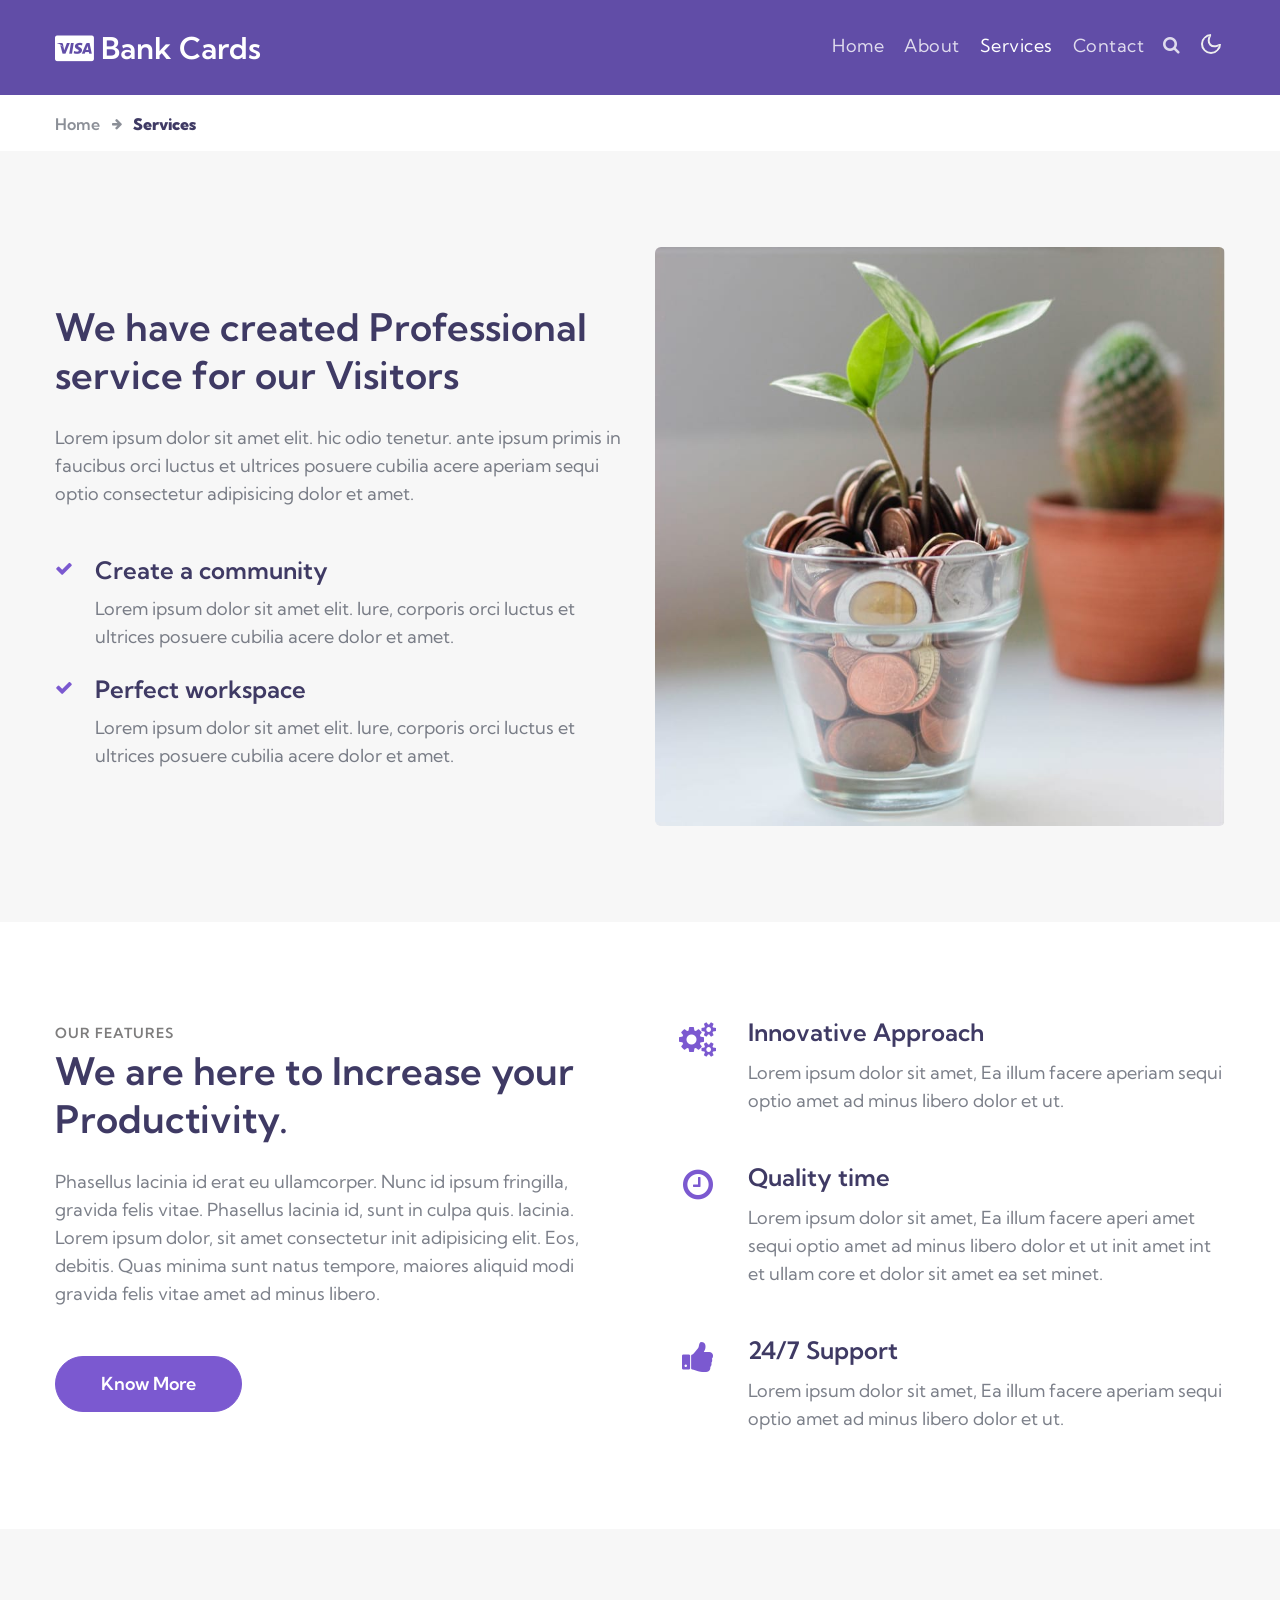
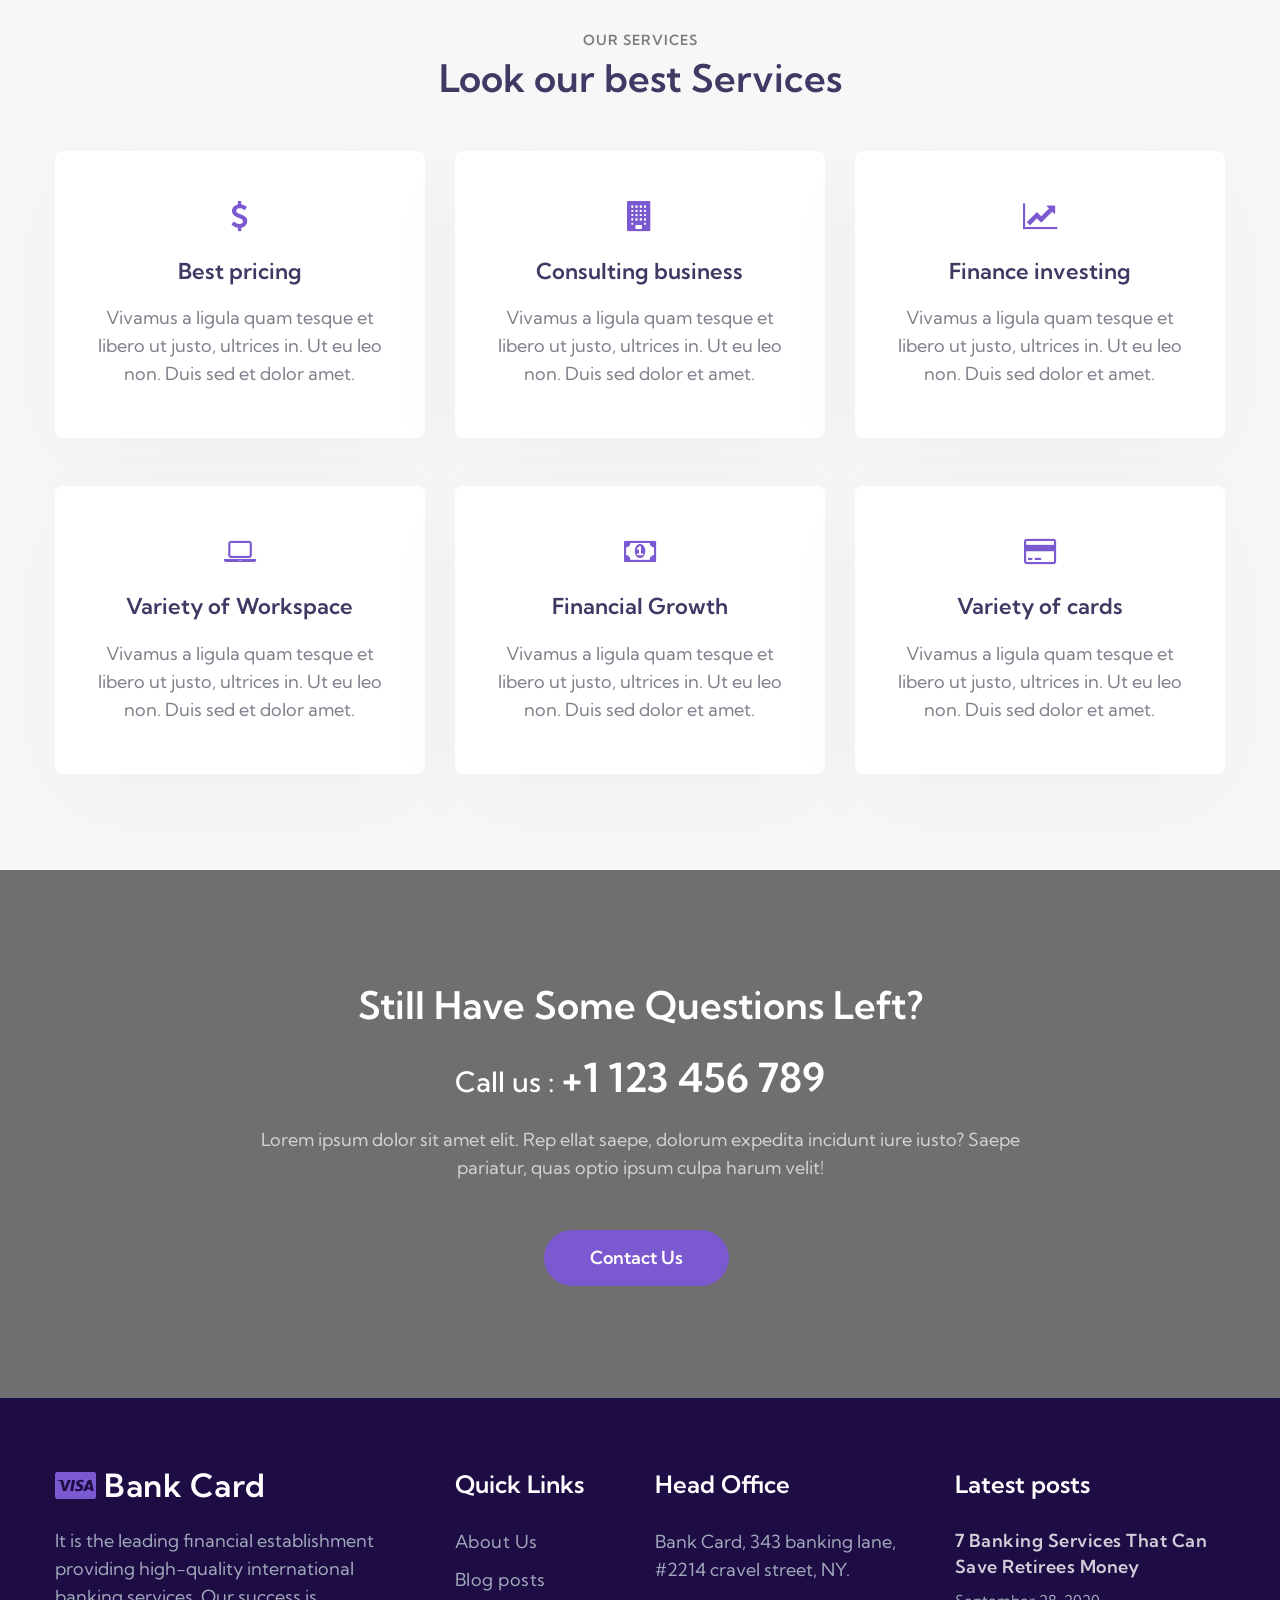
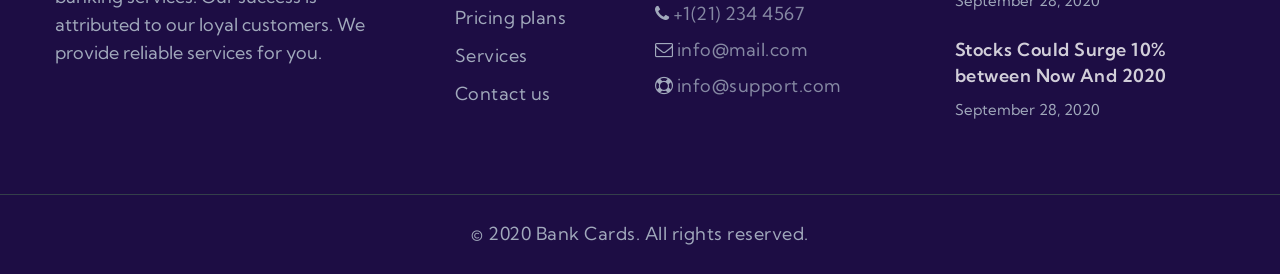
<file: starter/services.html>
<!--
Author: W3layouts
Author URL: http://w3layouts.com
-->
<!doctype html>
<html lang="en">
  <head>
    <!-- Required meta tags -->
    <meta charset="utf-8">
    <meta name="viewport" content="width=device-width, initial-scale=1, shrink-to-fit=no">

    <title>Bank Cards - Banking Category Bootstrap Responsive Website Template | Services : W3layouts</title>
    
    <link href="//fonts.googleapis.com/css2?family=Kumbh+Sans:wght@300;400;700&display=swap" rel="stylesheet">

    <!-- Template CSS -->
    <link rel="stylesheet" href="assets/css/style-starter.css">
  </head>
  <body>
<!--header-->
<header id="site-header" class="fixed-top">
  <div class="container">
      <nav class="navbar navbar-expand-lg stroke px-0">
          <h1> <a class="navbar-brand" href="index.html">
                  <span class="fa fa-cc-visa"></span> Bank Cards
              </a></h1>
          <!-- if logo is image enable this   
  <a class="navbar-brand" href="#index.html">
      <img src="image-path" alt="Your logo" title="Your logo" style="height:35px;" />
  </a> -->
          <button class="navbar-toggler  collapsed bg-gradient" type="button" data-toggle="collapse"
              data-target="#navbarTogglerDemo02" aria-controls="navbarTogglerDemo02" aria-expanded="false"
              aria-label="Toggle navigation">
              <span class="navbar-toggler-icon fa icon-expand fa-bars"></span>
              <span class="navbar-toggler-icon fa icon-close fa-times"></span>
          </button>

          <div class="collapse navbar-collapse" id="navbarTogglerDemo02">
              <ul class="navbar-nav ml-auto">
                  <li class="nav-item @@home__active">
                      <a class="nav-link" href="index.html">Home <span class="sr-only">(current)</span></a>
                  </li>
                  <li class="nav-item @@about__active">
                      <a class="nav-link" href="about.html">About</a>
                  </li>
                  <li class="nav-item active">
                      <a class="nav-link" href="services.html">Services</a>
                  </li>
                  <li class="nav-item @@contact__active">
                      <a class="nav-link" href="contact.html">Contact</a>
                  </li>
                  <!--/search-right-->
                  <div class="search mr-3">
                      <input class="search_box" type="checkbox" id="search_box">
                      <label class="fa fa-search" for="search_box"></label>
                      <div class="search_form">
                          <form action="error.html" method="GET">
                              <input type="text" placeholder="Search"><input type="submit" value="search">
                          </form>
                      </div>
                  </div>
                  <!--//search-right-->
              </ul>
          </div>
          <!-- toggle switch for light and dark theme -->
          <div class="mobile-position">
              <nav class="navigation">
                  <div class="theme-switch-wrapper">
                      <label class="theme-switch" for="checkbox">
                          <input type="checkbox" id="checkbox">
                          <div class="mode-container">
                              <i class="gg-sun"></i>
                              <i class="gg-moon"></i>
                          </div>
                      </label>
                  </div>
              </nav>
          </div>
          <!-- //toggle switch for light and dark theme -->
      </nav>
  </div>
</header>
<!--/header-->
<div class="inner-banner">
</div>
<section class="w3l-breadcrumb">
    <div class="container">
        <ul class="breadcrumbs-custom-path">
            <li><a href="index.html">Home</a></li>
            <li class="active"><span class="fa fa-arrow-right mx-2" aria-hidden="true"></span> Services</li>
        </ul>
    </div>
</section>
<!-- services page block grids -->
<section class="w3l-services py-5">
    <div class="container py-lg-5 py-md-4 py-2">
        <div class="row bottom-ab-grids">
            <div class="col-lg-6 bottom-ab-left align-self">
                <h3 class="title-big mb-4">We have created Professional service for our Visitors</h3>
                <p class="">Lorem ipsum dolor sit amet elit. hic odio tenetur. ante ipsum primis in
                    faucibus orci luctus et ultrices posuere cubilia acere aperiam sequi optio consectetur adipisicing
                    dolor et amet. </p>
                <div class="cont-4 mt-lg-5 mt-4">
                    <div class="list mb-4">
                        <span class="fa fa-check"></span>
                        <div class="list-info">
                            <h4>Create a community</h4>
                            <p>Lorem ipsum dolor sit amet elit. Iure, corporis orci luctus et ultrices posuere cubilia
                                acere dolor et amet.</p>
                        </div>
                    </div>
                    <div class="list">
                        <span class="fa fa-check"></span>
                        <div class="list-info">
                            <h4>Perfect workspace</h4>
                            <p>Lorem ipsum dolor sit amet elit. Iure, corporis orci luctus et ultrices posuere cubilia
                                acere dolor et amet.</p>
                        </div>
                    </div>
                </div>
            </div>
            <div class="col-lg-6 bottom-right-grids mt-lg-0 mt-5">
                <img src="assets/images/services.jpg" alt="" class="radius-image img-fluid">
            </div>
        </div>
    </div>
</section>
<!-- //services page block grids -->
<section class="w3l-content-4 py-5" id="features">
    <div class="content-4-main py-lg-5 py-md-4 py-2">
        <div class="container">
            <div class="content-info-in row">
                <div class="content-left col-lg-6">
                    <h3 class="title-small"> Our Features</h3>
                    <h3 class="title-big">We are here to Increase your Productivity.
                    </h3>
                    <p class="mt-4"> Phasellus lacinia id erat eu
                        ullamcorper. Nunc id ipsum fringilla, gravida felis vitae. Phasellus lacinia id, sunt in
                        culpa quis. lacinia. Lorem ipsum dolor, sit amet consectetur init adipisicing elit. Eos,
                        debitis. Quas minima sunt natus tempore, maiores aliquid modi gravida felis vitae amet ad minus libero.</p>
                        <a class="btn btn-style btn-primary mt-md-5 mt-4" href="#blog">Know More</a>
                </div>
                <div class="content-right col-lg-6 pl-lg-4 mt-lg-0 mt-md-5 mt-5">
                    <div class="row content4-right-grids mb-lg-5 mb-4">
                        <div class="col-2 content4-right-icon">
                            <div class="content4-icon">
                                <span class="fa fa-cogs"></span>
                            </div>
                        </div>
                        <div class="col-10 content4-right-info">
                            <h6><a href="#url">Innovative Approach</a></h6>
                            <p>Lorem ipsum dolor sit amet, Ea illum facere aperiam sequi optio
                                amet ad minus libero dolor et ut.</p>
                        </div>
                    </div>
                    <div class="row content4-right-grids mb-lg-5 mb-4">
                        <div class="col-2 content4-right-icon">
                            <div class="content4-icon">
                                <span class="fa fa-clock-o"></span>
                            </div>
                        </div>
                        <div class="col-10 content4-right-info">
                            <h6><a href="#url"> Quality time</a></h6>
                            <p>Lorem ipsum dolor sit amet, Ea illum facere aperi amet sequi optio amet ad 
                                minus libero dolor et ut init amet int et ullam core et dolor sit amet ea set minet.</p>
                        </div>
                    </div>
                    <div class="row content4-right-grids">
                        <div class="col-2 content4-right-icon">
                            <div class="content4-icon">
                                <span class="fa fa-thumbs-up"></span>
                            </div>
                        </div>
                        <div class="col-10 content4-right-info">
                            <h6><a href="#url"> 24/7 Support</a></h6>
                            <p>Lorem ipsum dolor sit amet, Ea illum facere aperiam sequi optio
                                amet ad minus libero dolor et ut.</p>
                        </div>
                    </div>
                </div>
            </div>
        </div>
    </div>
</section>
<!-- /bottom-grids-->
<section class="w3l-bottom-grids-6 w3l-services py-5" id="services">
    <div class="container py-lg-5 py-md-4">
        <h6 class="title-small text-center">Our Services</h6>
        <h3 class="title-big mb-md-5 mb-4 text-center">Look our best Services</h3>
        <div class="grids-area-hny main-cont-wthree-fea row">
            <div class="col-lg-4 col-md-6 grids-feature">
                <div class="area-box">
                    <span class="fa fa-dollar mt-0"></span>
                    <h4><a href="#feature" class="title-head">Best pricing</a></h4>
                    <p class="">Vivamus a ligula quam tesque et libero ut justo, ultrices in.  Ut eu leo non. Duis sed et dolor amet.</p>
                </div>
            </div>
            <div class="col-lg-4 col-md-6 grids-feature mt-md-0 mt-4">
                <div class="area-box">
                    <span class="fa fa-building mt-0"></span>
                    <h4><a href="#feature" class="title-head">Consulting business</a></h4>
                    <p class="">Vivamus a ligula quam tesque et libero ut justo, ultrices in. Ut eu leo non. Duis sed dolor et amet.</p>
                </div>
            </div>
            <div class="col-lg-4 col-md-6 grids-feature mt-lg-0 mt-4">
                <div class="area-box">
                    <span class="fa fa-line-chart mt-0"></span>
                    <h4><a href="#feature" class="title-head">Finance investing</a></h4>
                    <p class="">Vivamus a ligula quam tesque et libero ut justo, ultrices in. Ut eu leo non. Duis sed dolor et amet.</p>
                </div>
            </div>
            <div class="col-lg-4 col-md-6 grids-feature mt-lg-5 mt-4">
                <div class="area-box">
                    <span class="fa fa-laptop mt-0"></span>
                    <h4><a href="#feature" class="title-head">Variety of Workspace</a></h4>
                    <p class="">Vivamus a ligula quam tesque et libero ut justo, ultrices in.  Ut eu leo non. Duis sed et dolor amet.</p>
                </div>
            </div>
            <div class="col-lg-4 col-md-6 grids-feature mt-lg-5 mt-4">
                <div class="area-box">
                    <span class="fa fa-money mt-0"></span>
                    <h4><a href="#feature" class="title-head">Financial Growth </a></h4>
                    <p class="">Vivamus a ligula quam tesque et libero ut justo, ultrices in. Ut eu leo non. Duis sed dolor et amet.</p>
                </div>
            </div>
            <div class="col-lg-4 col-md-6 grids-feature mt-lg-5 mt-4">
                <div class="area-box">
                    <span class="fa fa-credit-card mt-0"></span>
                    <h4><a href="#feature" class="title-head">Variety of cards</a></h4>
                    <p class="">Vivamus a ligula quam tesque et libero ut justo, ultrices in. Ut eu leo non. Duis sed dolor et amet.</p>
                </div>
            </div>
        </div>
    </div>
</section>
<!-- //bottom-grids-->
<!-- middle -->
<div class="middle py-5" id="call">
    <div class="container py-lg-3">
        <div class="welcome-left text-center py-md-5 py-3">
            <h3 class="title-big">Still Have Some Questions Left?</h3>
            <h3 class="mt-4">Call us : <a href="tel:+1 123 456 789">+1 123 456 789</a> </h3>
            <p class="mt-4">Lorem ipsum dolor sit amet elit. Rep ellat saepe, dolorum expedita
                incidunt iure iusto? Saepe  pariatur, quas optio ipsum culpa harum velit!</p>
            <a href="contact.html" class="btn btn-style btn-primary mt-sm-5 mt-4 mr-2">Contact Us</a>
        </div>
    </div>
</div>
<!-- //middle -->
 <!-- footer -->
 <section class="w3l-footer-29-main">
  <div class="footer-29 py-5">
    <div class="container py-lg-4">
      <div class="row footer-top-29">
        <div class="col-lg-4 col-md-6 footer-list-29 footer-1 pr-lg-5">
          <div class="footer-logo mb-4">
            <a class="navbar-brand" href="index.html">
              <span class="fa fa-cc-visa"></span> Bank Card</a>
          </div>
          <p>It is the leading financial establishment providing high-quality international banking services. Our
            success
            is attributed to our loyal customers. We provide reliable services for you.</p>
        </div>
        <div class="col-lg-2 col-md-6 col-sm-5 col-5 footer-list-29 footer-2 mt-md-0 mt-5">

          <ul>
            <h6 class="footer-title-29">Quick Links</h6>
            <li><a href="about.html">About Us</a></li>
            <li><a href="#blog"> Blog posts</a></li>
            <li><a href="#pricing"> Pricing plans</a></li>
            <li><a href="services.html">Services</a></li>
            <li><a href="contact.html">Contact us</a></li>
          </ul>
        </div>
        <div class="col-lg-3 col-md-6 col-sm-7 col-7 footer-list-29 footer-3 mt-lg-0 mt-5">
          <h6 class="footer-title-29">Head Office</h6>
          <p class="mb-3"> Bank Card, 343 banking lane, #2214 cravel street, NY.</p>
          <p class="mb-2"> <span class="fa fa-phone"></span> <a href="tel:+1(21) 234 4567">+1(21) 234 4567</a></p>
          <p class="mb-2"><span class="fa fa-envelope-o"></span> <a href="mailto:info@mail.com">info@mail.com</a></p>
          <p><span class="fa fa-support"></span> <a href="mailto:info@support.com">info@support.com</a></p>
        </div>
        <div class="col-lg-3 col-md-6 footer-list-29 footer-4 mt-lg-0 mt-5">
          <h6 class="footer-title-29">Latest posts</h6>
          <div class="post1">
            <a href="#url" class="post-title">7 Banking Services That Can Save Retirees Money</a>
            <p class="small">September 28, 2020</p>
          </div>
          <div class="post1 mt-4">
            <a href="#url" class="post-title">Stocks Could Surge 10% between Now And 2020</a>
            <p class="small">September 28, 2020</p>
          </div>
        </div>
      </div>
    </div>
  </div>
  <!-- copyright -->
  <section class="w3l-copyright text-center">
    <div class="container">
      <p class="copy-footer-29">© 2020 Bank Cards. All rights reserved.</p>
    </div>

    <!-- move top -->
    <button onclick="topFunction()" id="movetop" title="Go to top">
      &#10548;
    </button>
    <script>
      // When the user scrolls down 20px from the top of the document, show the button
      window.onscroll = function () {
        scrollFunction()
      };

      function scrollFunction() {
        if (document.body.scrollTop > 20 || document.documentElement.scrollTop > 20) {
          document.getElementById("movetop").style.display = "block";
        } else {
          document.getElementById("movetop").style.display = "none";
        }
      }

      // When the user clicks on the button, scroll to the top of the document
      function topFunction() {
        document.body.scrollTop = 0;
        document.documentElement.scrollTop = 0;
      }
    </script>
    <!-- /move top -->
  </section>
  <!-- //copyright -->
</section>
<!-- //footer -->

<!--  javascripts file here -->
<script src="assets/js/jquery-3.3.1.min.js"></script>

<script src="assets/js/theme-change.js"></script> <!-- //light and dark mode switch js -->

<script src="assets/js/circles.js"></script>

<!-- stats number counter-->
<script src="assets/js/jquery.waypoints.min.js"></script>
<script src="assets/js/jquery.countup.js"></script>
<script>
  $('.counter').countUp();
</script>
<!-- //stats number counter -->

<!-- owl carousel -->
<script src="assets/js/owl.carousel.js"></script>
<!-- script for banner slider-->
<script>
  $(document).ready(function () {
    $('.owl-one').owlCarousel({
      loop: true,
      margin: 0,
      nav: false,
      responsiveClass: true,
      autoplay: true,
      autoplayTimeout: 5000,
      autoplaySpeed: 1000,
      autoplayHoverPause: false,
      responsive: {
        0: {
          items: 1
        },
        480: {
          items: 1
        },
        667: {
          items: 1
        },
        1000: {
          items: 1
        }
      }
    })
  })
</script>
<!-- //script -->
<!-- owl carousel -->

<!-- script for tesimonials carousel slider -->
<script>
  $(document).ready(function () {
    $("#owl-demo2").owlCarousel({
      loop: true,
      margin: 20,
      nav: false,
      responsiveClass: true,
      responsive: {
        0: {
          items: 1,
          nav: false
        },
        1000: {
          items: 1,
          nav: false,
          loop: false
        }
      }
    })
  })
</script>
<!-- //script for tesimonials carousel slider -->

<!-- disable body scroll which navbar is in active -->
<script>
  $(function () {
    $('.navbar-toggler').click(function () {
      $('body').toggleClass('noscroll');
    })
  });
</script>
<!-- disable body scroll which navbar is in active -->

<!--/MENU-JS-->
<script>
  $(window).on("scroll", function () {
    var scroll = $(window).scrollTop();

    if (scroll >= 80) {
      $("#site-header").addClass("nav-fixed");
    } else {
      $("#site-header").removeClass("nav-fixed");
    }
  });

  //Main navigation Active Class Add Remove
  $(".navbar-toggler").on("click", function () {
    $("header").toggleClass("active");
  });
  $(document).on("ready", function () {
    if ($(window).width() > 991) {
      $("header").removeClass("active");
    }
    $(window).on("resize", function () {
      if ($(window).width() > 991) {
        $("header").removeClass("active");
      }
    });
  });
</script>
<!--//MENU-JS-->

<script src="assets/js/bootstrap.min.js"></script><!-- //bootstrap js -->
</body>

</html>
</file>
<file: starter/assets/css/style-starter.css>
@charset "UTF-8";
/*--
Author: W3layouts
Author URL: http://w3layouts.com
--*/
/*!
 * Bootstrap v4.4.1 (https://getbootstrap.com/)
 * Copyright 2011-2019 The Bootstrap Authors
 * Copyright 2011-2019 Twitter, Inc.
 * Licensed under MIT (https://github.com/twbs/bootstrap/blob/master/LICENSE)
 */
:root {
  --blue: #007bff;
  --indigo: #6610f2;
  --purple: #6f42c1;
  --pink: #e83e8c;
  --red: #dc3545;
  --orange: #fd7e14;
  --yellow: #ffc107;
  --green: #28a745;
  --teal: #20c997;
  --cyan: #17a2b8;
  --white: #fff;
  --gray: #6c757d;
  --gray-dark: #343a40;
  --primary: #7b59d0;
  --secondary: #f8b195;
  --success: #28a745;
  --info: #17a2b8;
  --warning: #ffc107;
  --danger: #dc3545;
  --light: #f8f9fa;
  --dark: #343a40;
  --breakpoint-xs: 0;
  --breakpoint-sm: 576px;
  --breakpoint-md: 768px;
  --breakpoint-lg: 992px;
  --breakpoint-xl: 1200px;
  --font-family-sans-serif: -apple-system, BlinkMacSystemFont, "Segoe UI", Roboto, "Helvetica Neue", Arial, "Noto Sans", sans-serif, "Apple Color Emoji", "Segoe UI Emoji", "Segoe UI Symbol", "Noto Color Emoji";
  --font-family-monospace: SFMono-Regular, Menlo, Monaco, Consolas, "Liberation Mono", "Courier New", monospace; }

*,
*::before,
*::after {
  box-sizing: border-box; }

html {
  font-family: sans-serif;
  line-height: 1.15;
  -webkit-text-size-adjust: 100%;
  -webkit-tap-highlight-color: rgba(0, 0, 0, 0); }

article, aside, figcaption, figure, footer, header, hgroup, main, nav, section {
  display: block; }

body {
  margin: 0;
  font-family: -apple-system, BlinkMacSystemFont, "Segoe UI", Roboto, "Helvetica Neue", Arial, "Noto Sans", sans-serif, "Apple Color Emoji", "Segoe UI Emoji", "Segoe UI Symbol", "Noto Color Emoji";
  font-size: 1rem;
  font-weight: 400;
  line-height: 1.5;
  color: #212529;
  text-align: left;
  background-color: #fff; }

[tabindex="-1"]:focus:not(:focus-visible) {
  outline: 0 !important; }

hr {
  box-sizing: content-box;
  height: 0;
  overflow: visible; }

h1, h2, h3, h4, h5, h6 {
  margin-top: 0;
  margin-bottom: 0.5rem; }

p {
  margin-top: 0;
  margin-bottom: 1rem; }

abbr[title],
abbr[data-original-title] {
  text-decoration: underline;
  -webkit-text-decoration: underline dotted;
          text-decoration: underline dotted;
  cursor: help;
  border-bottom: 0;
  -webkit-text-decoration-skip-ink: none;
          text-decoration-skip-ink: none; }

address {
  margin-bottom: 1rem;
  font-style: normal;
  line-height: inherit; }

ol,
ul,
dl {
  margin-top: 0;
  margin-bottom: 1rem; }

ol ol,
ul ul,
ol ul,
ul ol {
  margin-bottom: 0; }

dt {
  font-weight: 700; }

dd {
  margin-bottom: .5rem;
  margin-left: 0; }

blockquote {
  margin: 0 0 1rem; }

b,
strong {
  font-weight: bolder; }

small {
  font-size: 80%; }

sub,
sup {
  position: relative;
  font-size: 75%;
  line-height: 0;
  vertical-align: baseline; }

sub {
  bottom: -.25em; }

sup {
  top: -.5em; }

a {
  color: #7b59d0;
  text-decoration: none;
  background-color: transparent; }
  a:hover {
    color: #5431ac;
    text-decoration: underline; }

a:not([href]) {
  color: inherit;
  text-decoration: none; }
  a:not([href]):hover {
    color: inherit;
    text-decoration: none; }

pre,
code,
kbd,
samp {
  font-family: SFMono-Regular, Menlo, Monaco, Consolas, "Liberation Mono", "Courier New", monospace;
  font-size: 1em; }

pre {
  margin-top: 0;
  margin-bottom: 1rem;
  overflow: auto; }

figure {
  margin: 0 0 1rem; }

img {
  vertical-align: middle;
  border-style: none; }

svg {
  overflow: hidden;
  vertical-align: middle; }

table {
  border-collapse: collapse; }

caption {
  padding-top: 0.75rem;
  padding-bottom: 0.75rem;
  color: #6c757d;
  text-align: left;
  caption-side: bottom; }

th {
  text-align: inherit; }

label {
  display: inline-block;
  margin-bottom: 0.5rem; }

button {
  border-radius: 0; }

button:focus {
  outline: 1px dotted;
  outline: 5px auto -webkit-focus-ring-color; }

input,
button,
select,
optgroup,
textarea {
  margin: 0;
  font-family: inherit;
  font-size: inherit;
  line-height: inherit; }

button,
input {
  overflow: visible; }

button,
select {
  text-transform: none; }

select {
  word-wrap: normal; }

button,
[type="button"],
[type="reset"],
[type="submit"] {
  -webkit-appearance: button; }

button:not(:disabled),
[type="button"]:not(:disabled),
[type="reset"]:not(:disabled),
[type="submit"]:not(:disabled) {
  cursor: pointer; }

button::-moz-focus-inner,
[type="button"]::-moz-focus-inner,
[type="reset"]::-moz-focus-inner,
[type="submit"]::-moz-focus-inner {
  padding: 0;
  border-style: none; }

input[type="radio"],
input[type="checkbox"] {
  box-sizing: border-box;
  padding: 0; }

input[type="date"],
input[type="time"],
input[type="datetime-local"],
input[type="month"] {
  -webkit-appearance: listbox; }

textarea {
  overflow: auto;
  resize: vertical; }

fieldset {
  min-width: 0;
  padding: 0;
  margin: 0;
  border: 0; }

legend {
  display: block;
  width: 100%;
  max-width: 100%;
  padding: 0;
  margin-bottom: .5rem;
  font-size: 1.5rem;
  line-height: inherit;
  color: inherit;
  white-space: normal; }
  @media (max-width: 1200px) {
    legend {
      font-size: calc(1.275rem + 0.3vw) ; } }

progress {
  vertical-align: baseline; }

[type="number"]::-webkit-inner-spin-button,
[type="number"]::-webkit-outer-spin-button {
  height: auto; }

[type="search"] {
  outline-offset: -2px;
  -webkit-appearance: none; }

[type="search"]::-webkit-search-decoration {
  -webkit-appearance: none; }

::-webkit-file-upload-button {
  font: inherit;
  -webkit-appearance: button; }

output {
  display: inline-block; }

summary {
  display: list-item;
  cursor: pointer; }

template {
  display: none; }

[hidden] {
  display: none !important; }

h1, h2, h3, h4, h5, h6,
.h1, .h2, .h3, .h4, .h5, .h6 {
  margin-bottom: 0.5rem;
  font-weight: 500;
  line-height: 1.2; }

h1, .h1 {
  font-size: 2.5rem; }
  @media (max-width: 1200px) {
    h1, .h1 {
      font-size: calc(1.375rem + 1.5vw) ; } }

h2, .h2 {
  font-size: 2rem; }
  @media (max-width: 1200px) {
    h2, .h2 {
      font-size: calc(1.325rem + 0.9vw) ; } }

h3, .h3 {
  font-size: 1.75rem; }
  @media (max-width: 1200px) {
    h3, .h3 {
      font-size: calc(1.3rem + 0.6vw) ; } }

h4, .h4 {
  font-size: 1.5rem; }
  @media (max-width: 1200px) {
    h4, .h4 {
      font-size: calc(1.275rem + 0.3vw) ; } }

h5, .h5 {
  font-size: 1.25rem; }

h6, .h6 {
  font-size: 1rem; }

.lead {
  font-size: 1.25rem;
  font-weight: 300; }

.display-1 {
  font-size: 6rem;
  font-weight: 300;
  line-height: 1.2; }
  @media (max-width: 1200px) {
    .display-1 {
      font-size: calc(1.725rem + 5.7vw) ; } }

.display-2 {
  font-size: 5.5rem;
  font-weight: 300;
  line-height: 1.2; }
  @media (max-width: 1200px) {
    .display-2 {
      font-size: calc(1.675rem + 5.1vw) ; } }

.display-3 {
  font-size: 4.5rem;
  font-weight: 300;
  line-height: 1.2; }
  @media (max-width: 1200px) {
    .display-3 {
      font-size: calc(1.575rem + 3.9vw) ; } }

.display-4 {
  font-size: 3.5rem;
  font-weight: 300;
  line-height: 1.2; }
  @media (max-width: 1200px) {
    .display-4 {
      font-size: calc(1.475rem + 2.7vw) ; } }

hr {
  margin-top: 1rem;
  margin-bottom: 1rem;
  border: 0;
  border-top: 1px solid rgba(0, 0, 0, 0.1); }

small,
.small {
  font-size: 80%;
  font-weight: 400; }

mark,
.mark {
  padding: 0.2em;
  background-color: #fcf8e3; }

.list-unstyled {
  padding-left: 0;
  list-style: none; }

.list-inline {
  padding-left: 0;
  list-style: none; }

.list-inline-item {
  display: inline-block; }
  .list-inline-item:not(:last-child) {
    margin-right: 0.5rem; }

.initialism {
  font-size: 90%;
  text-transform: uppercase; }

.blockquote {
  margin-bottom: 1rem;
  font-size: 1.25rem; }

.blockquote-footer {
  display: block;
  font-size: 80%;
  color: #6c757d; }
  .blockquote-footer::before {
    content: "\2014\00A0"; }

.img-fluid {
  max-width: 100%;
  height: auto; }

.img-thumbnail {
  padding: 0.25rem;
  background-color: #fff;
  border: 1px solid #dee2e6;
  border-radius: 0.25rem;
  max-width: 100%;
  height: auto; }

.figure {
  display: inline-block; }

.figure-img {
  margin-bottom: 0.5rem;
  line-height: 1; }

.figure-caption {
  font-size: 90%;
  color: #6c757d; }

code {
  font-size: 87.5%;
  color: #e83e8c;
  word-wrap: break-word; }
  a > code {
    color: inherit; }

kbd {
  padding: 0.2rem 0.4rem;
  font-size: 87.5%;
  color: #fff;
  background-color: #212529;
  border-radius: 0.2rem; }
  kbd kbd {
    padding: 0;
    font-size: 100%;
    font-weight: 700; }

pre {
  display: block;
  font-size: 87.5%;
  color: #212529; }
  pre code {
    font-size: inherit;
    color: inherit;
    word-break: normal; }

.pre-scrollable {
  max-height: 340px;
  overflow-y: scroll; }

.container {
  width: 100%;
  padding-right: 15px;
  padding-left: 15px;
  margin-right: auto;
  margin-left: auto; }
  @media (min-width: 576px) {
    .container {
      max-width: 540px; } }
  @media (min-width: 768px) {
    .container {
      max-width: 720px; } }
  @media (min-width: 992px) {
    .container {
      max-width: 960px; } }
  @media (min-width: 1200px) {
    .container {
      max-width: 1140px; } }

.container-fluid, .container-sm, .container-md, .container-lg, .container-xl {
  width: 100%;
  padding-right: 15px;
  padding-left: 15px;
  margin-right: auto;
  margin-left: auto; }

@media (min-width: 576px) {
  .container, .container-sm {
    max-width: 540px; } }

@media (min-width: 768px) {
  .container, .container-sm, .container-md {
    max-width: 720px; } }

@media (min-width: 992px) {
  .container, .container-sm, .container-md, .container-lg {
    max-width: 960px; } }

@media (min-width: 1200px) {
  .container, .container-sm, .container-md, .container-lg, .container-xl {
    max-width: 1140px; } }

.row {
  display: flex;
  flex-wrap: wrap;
  margin-right: -15px;
  margin-left: -15px; }

.no-gutters {
  margin-right: 0;
  margin-left: 0; }
  .no-gutters > .col,
  .no-gutters > [class*="col-"] {
    padding-right: 0;
    padding-left: 0; }

.col-1, .col-2, .col-3, .col-4, .col-5, .col-6, .col-7, .col-8, .col-9, .col-10, .col-11, .col-12, .col,
.col-auto, .col-sm-1, .col-sm-2, .col-sm-3, .col-sm-4, .col-sm-5, .col-sm-6, .col-sm-7, .col-sm-8, .col-sm-9, .col-sm-10, .col-sm-11, .col-sm-12, .col-sm,
.col-sm-auto, .col-md-1, .col-md-2, .col-md-3, .col-md-4, .col-md-5, .col-md-6, .col-md-7, .col-md-8, .col-md-9, .col-md-10, .col-md-11, .col-md-12, .col-md,
.col-md-auto, .col-lg-1, .col-lg-2, .col-lg-3, .col-lg-4, .col-lg-5, .col-lg-6, .col-lg-7, .col-lg-8, .col-lg-9, .col-lg-10, .col-lg-11, .col-lg-12, .col-lg,
.col-lg-auto, .col-xl-1, .col-xl-2, .col-xl-3, .col-xl-4, .col-xl-5, .col-xl-6, .col-xl-7, .col-xl-8, .col-xl-9, .col-xl-10, .col-xl-11, .col-xl-12, .col-xl,
.col-xl-auto {
  position: relative;
  width: 100%;
  padding-right: 15px;
  padding-left: 15px; }

.col {
  flex-basis: 0;
  flex-grow: 1;
  max-width: 100%; }

.row-cols-1 > * {
  flex: 0 0 100%;
  max-width: 100%; }

.row-cols-2 > * {
  flex: 0 0 50%;
  max-width: 50%; }

.row-cols-3 > * {
  flex: 0 0 33.33333%;
  max-width: 33.33333%; }

.row-cols-4 > * {
  flex: 0 0 25%;
  max-width: 25%; }

.row-cols-5 > * {
  flex: 0 0 20%;
  max-width: 20%; }

.row-cols-6 > * {
  flex: 0 0 16.66667%;
  max-width: 16.66667%; }

.col-auto {
  flex: 0 0 auto;
  width: auto;
  max-width: 100%; }

.col-1 {
  flex: 0 0 8.33333%;
  max-width: 8.33333%; }

.col-2 {
  flex: 0 0 16.66667%;
  max-width: 16.66667%; }

.col-3 {
  flex: 0 0 25%;
  max-width: 25%; }

.col-4 {
  flex: 0 0 33.33333%;
  max-width: 33.33333%; }

.col-5 {
  flex: 0 0 41.66667%;
  max-width: 41.66667%; }

.col-6 {
  flex: 0 0 50%;
  max-width: 50%; }

.col-7 {
  flex: 0 0 58.33333%;
  max-width: 58.33333%; }

.col-8 {
  flex: 0 0 66.66667%;
  max-width: 66.66667%; }

.col-9 {
  flex: 0 0 75%;
  max-width: 75%; }

.col-10 {
  flex: 0 0 83.33333%;
  max-width: 83.33333%; }

.col-11 {
  flex: 0 0 91.66667%;
  max-width: 91.66667%; }

.col-12 {
  flex: 0 0 100%;
  max-width: 100%; }

.order-first {
  order: -1; }

.order-last {
  order: 13; }

.order-0 {
  order: 0; }

.order-1 {
  order: 1; }

.order-2 {
  order: 2; }

.order-3 {
  order: 3; }

.order-4 {
  order: 4; }

.order-5 {
  order: 5; }

.order-6 {
  order: 6; }

.order-7 {
  order: 7; }

.order-8 {
  order: 8; }

.order-9 {
  order: 9; }

.order-10 {
  order: 10; }

.order-11 {
  order: 11; }

.order-12 {
  order: 12; }

.offset-1 {
  margin-left: 8.33333%; }

.offset-2 {
  margin-left: 16.66667%; }

.offset-3 {
  margin-left: 25%; }

.offset-4 {
  margin-left: 33.33333%; }

.offset-5 {
  margin-left: 41.66667%; }

.offset-6 {
  margin-left: 50%; }

.offset-7 {
  margin-left: 58.33333%; }

.offset-8 {
  margin-left: 66.66667%; }

.offset-9 {
  margin-left: 75%; }

.offset-10 {
  margin-left: 83.33333%; }

.offset-11 {
  margin-left: 91.66667%; }

@media (min-width: 576px) {
  .col-sm {
    flex-basis: 0;
    flex-grow: 1;
    max-width: 100%; }
  .row-cols-sm-1 > * {
    flex: 0 0 100%;
    max-width: 100%; }
  .row-cols-sm-2 > * {
    flex: 0 0 50%;
    max-width: 50%; }
  .row-cols-sm-3 > * {
    flex: 0 0 33.33333%;
    max-width: 33.33333%; }
  .row-cols-sm-4 > * {
    flex: 0 0 25%;
    max-width: 25%; }
  .row-cols-sm-5 > * {
    flex: 0 0 20%;
    max-width: 20%; }
  .row-cols-sm-6 > * {
    flex: 0 0 16.66667%;
    max-width: 16.66667%; }
  .col-sm-auto {
    flex: 0 0 auto;
    width: auto;
    max-width: 100%; }
  .col-sm-1 {
    flex: 0 0 8.33333%;
    max-width: 8.33333%; }
  .col-sm-2 {
    flex: 0 0 16.66667%;
    max-width: 16.66667%; }
  .col-sm-3 {
    flex: 0 0 25%;
    max-width: 25%; }
  .col-sm-4 {
    flex: 0 0 33.33333%;
    max-width: 33.33333%; }
  .col-sm-5 {
    flex: 0 0 41.66667%;
    max-width: 41.66667%; }
  .col-sm-6 {
    flex: 0 0 50%;
    max-width: 50%; }
  .col-sm-7 {
    flex: 0 0 58.33333%;
    max-width: 58.33333%; }
  .col-sm-8 {
    flex: 0 0 66.66667%;
    max-width: 66.66667%; }
  .col-sm-9 {
    flex: 0 0 75%;
    max-width: 75%; }
  .col-sm-10 {
    flex: 0 0 83.33333%;
    max-width: 83.33333%; }
  .col-sm-11 {
    flex: 0 0 91.66667%;
    max-width: 91.66667%; }
  .col-sm-12 {
    flex: 0 0 100%;
    max-width: 100%; }
  .order-sm-first {
    order: -1; }
  .order-sm-last {
    order: 13; }
  .order-sm-0 {
    order: 0; }
  .order-sm-1 {
    order: 1; }
  .order-sm-2 {
    order: 2; }
  .order-sm-3 {
    order: 3; }
  .order-sm-4 {
    order: 4; }
  .order-sm-5 {
    order: 5; }
  .order-sm-6 {
    order: 6; }
  .order-sm-7 {
    order: 7; }
  .order-sm-8 {
    order: 8; }
  .order-sm-9 {
    order: 9; }
  .order-sm-10 {
    order: 10; }
  .order-sm-11 {
    order: 11; }
  .order-sm-12 {
    order: 12; }
  .offset-sm-0 {
    margin-left: 0; }
  .offset-sm-1 {
    margin-left: 8.33333%; }
  .offset-sm-2 {
    margin-left: 16.66667%; }
  .offset-sm-3 {
    margin-left: 25%; }
  .offset-sm-4 {
    margin-left: 33.33333%; }
  .offset-sm-5 {
    margin-left: 41.66667%; }
  .offset-sm-6 {
    margin-left: 50%; }
  .offset-sm-7 {
    margin-left: 58.33333%; }
  .offset-sm-8 {
    margin-left: 66.66667%; }
  .offset-sm-9 {
    margin-left: 75%; }
  .offset-sm-10 {
    margin-left: 83.33333%; }
  .offset-sm-11 {
    margin-left: 91.66667%; } }

@media (min-width: 768px) {
  .col-md {
    flex-basis: 0;
    flex-grow: 1;
    max-width: 100%; }
  .row-cols-md-1 > * {
    flex: 0 0 100%;
    max-width: 100%; }
  .row-cols-md-2 > * {
    flex: 0 0 50%;
    max-width: 50%; }
  .row-cols-md-3 > * {
    flex: 0 0 33.33333%;
    max-width: 33.33333%; }
  .row-cols-md-4 > * {
    flex: 0 0 25%;
    max-width: 25%; }
  .row-cols-md-5 > * {
    flex: 0 0 20%;
    max-width: 20%; }
  .row-cols-md-6 > * {
    flex: 0 0 16.66667%;
    max-width: 16.66667%; }
  .col-md-auto {
    flex: 0 0 auto;
    width: auto;
    max-width: 100%; }
  .col-md-1 {
    flex: 0 0 8.33333%;
    max-width: 8.33333%; }
  .col-md-2 {
    flex: 0 0 16.66667%;
    max-width: 16.66667%; }
  .col-md-3 {
    flex: 0 0 25%;
    max-width: 25%; }
  .col-md-4 {
    flex: 0 0 33.33333%;
    max-width: 33.33333%; }
  .col-md-5 {
    flex: 0 0 41.66667%;
    max-width: 41.66667%; }
  .col-md-6 {
    flex: 0 0 50%;
    max-width: 50%; }
  .col-md-7 {
    flex: 0 0 58.33333%;
    max-width: 58.33333%; }
  .col-md-8 {
    flex: 0 0 66.66667%;
    max-width: 66.66667%; }
  .col-md-9 {
    flex: 0 0 75%;
    max-width: 75%; }
  .col-md-10 {
    flex: 0 0 83.33333%;
    max-width: 83.33333%; }
  .col-md-11 {
    flex: 0 0 91.66667%;
    max-width: 91.66667%; }
  .col-md-12 {
    flex: 0 0 100%;
    max-width: 100%; }
  .order-md-first {
    order: -1; }
  .order-md-last {
    order: 13; }
  .order-md-0 {
    order: 0; }
  .order-md-1 {
    order: 1; }
  .order-md-2 {
    order: 2; }
  .order-md-3 {
    order: 3; }
  .order-md-4 {
    order: 4; }
  .order-md-5 {
    order: 5; }
  .order-md-6 {
    order: 6; }
  .order-md-7 {
    order: 7; }
  .order-md-8 {
    order: 8; }
  .order-md-9 {
    order: 9; }
  .order-md-10 {
    order: 10; }
  .order-md-11 {
    order: 11; }
  .order-md-12 {
    order: 12; }
  .offset-md-0 {
    margin-left: 0; }
  .offset-md-1 {
    margin-left: 8.33333%; }
  .offset-md-2 {
    margin-left: 16.66667%; }
  .offset-md-3 {
    margin-left: 25%; }
  .offset-md-4 {
    margin-left: 33.33333%; }
  .offset-md-5 {
    margin-left: 41.66667%; }
  .offset-md-6 {
    margin-left: 50%; }
  .offset-md-7 {
    margin-left: 58.33333%; }
  .offset-md-8 {
    margin-left: 66.66667%; }
  .offset-md-9 {
    margin-left: 75%; }
  .offset-md-10 {
    margin-left: 83.33333%; }
  .offset-md-11 {
    margin-left: 91.66667%; } }

@media (min-width: 992px) {
  .col-lg {
    flex-basis: 0;
    flex-grow: 1;
    max-width: 100%; }
  .row-cols-lg-1 > * {
    flex: 0 0 100%;
    max-width: 100%; }
  .row-cols-lg-2 > * {
    flex: 0 0 50%;
    max-width: 50%; }
  .row-cols-lg-3 > * {
    flex: 0 0 33.33333%;
    max-width: 33.33333%; }
  .row-cols-lg-4 > * {
    flex: 0 0 25%;
    max-width: 25%; }
  .row-cols-lg-5 > * {
    flex: 0 0 20%;
    max-width: 20%; }
  .row-cols-lg-6 > * {
    flex: 0 0 16.66667%;
    max-width: 16.66667%; }
  .col-lg-auto {
    flex: 0 0 auto;
    width: auto;
    max-width: 100%; }
  .col-lg-1 {
    flex: 0 0 8.33333%;
    max-width: 8.33333%; }
  .col-lg-2 {
    flex: 0 0 16.66667%;
    max-width: 16.66667%; }
  .col-lg-3 {
    flex: 0 0 25%;
    max-width: 25%; }
  .col-lg-4 {
    flex: 0 0 33.33333%;
    max-width: 33.33333%; }
  .col-lg-5 {
    flex: 0 0 41.66667%;
    max-width: 41.66667%; }
  .col-lg-6 {
    flex: 0 0 50%;
    max-width: 50%; }
  .col-lg-7 {
    flex: 0 0 58.33333%;
    max-width: 58.33333%; }
  .col-lg-8 {
    flex: 0 0 66.66667%;
    max-width: 66.66667%; }
  .col-lg-9 {
    flex: 0 0 75%;
    max-width: 75%; }
  .col-lg-10 {
    flex: 0 0 83.33333%;
    max-width: 83.33333%; }
  .col-lg-11 {
    flex: 0 0 91.66667%;
    max-width: 91.66667%; }
  .col-lg-12 {
    flex: 0 0 100%;
    max-width: 100%; }
  .order-lg-first {
    order: -1; }
  .order-lg-last {
    order: 13; }
  .order-lg-0 {
    order: 0; }
  .order-lg-1 {
    order: 1; }
  .order-lg-2 {
    order: 2; }
  .order-lg-3 {
    order: 3; }
  .order-lg-4 {
    order: 4; }
  .order-lg-5 {
    order: 5; }
  .order-lg-6 {
    order: 6; }
  .order-lg-7 {
    order: 7; }
  .order-lg-8 {
    order: 8; }
  .order-lg-9 {
    order: 9; }
  .order-lg-10 {
    order: 10; }
  .order-lg-11 {
    order: 11; }
  .order-lg-12 {
    order: 12; }
  .offset-lg-0 {
    margin-left: 0; }
  .offset-lg-1 {
    margin-left: 8.33333%; }
  .offset-lg-2 {
    margin-left: 16.66667%; }
  .offset-lg-3 {
    margin-left: 25%; }
  .offset-lg-4 {
    margin-left: 33.33333%; }
  .offset-lg-5 {
    margin-left: 41.66667%; }
  .offset-lg-6 {
    margin-left: 50%; }
  .offset-lg-7 {
    margin-left: 58.33333%; }
  .offset-lg-8 {
    margin-left: 66.66667%; }
  .offset-lg-9 {
    margin-left: 75%; }
  .offset-lg-10 {
    margin-left: 83.33333%; }
  .offset-lg-11 {
    margin-left: 91.66667%; } }

@media (min-width: 1200px) {
  .col-xl {
    flex-basis: 0;
    flex-grow: 1;
    max-width: 100%; }
  .row-cols-xl-1 > * {
    flex: 0 0 100%;
    max-width: 100%; }
  .row-cols-xl-2 > * {
    flex: 0 0 50%;
    max-width: 50%; }
  .row-cols-xl-3 > * {
    flex: 0 0 33.33333%;
    max-width: 33.33333%; }
  .row-cols-xl-4 > * {
    flex: 0 0 25%;
    max-width: 25%; }
  .row-cols-xl-5 > * {
    flex: 0 0 20%;
    max-width: 20%; }
  .row-cols-xl-6 > * {
    flex: 0 0 16.66667%;
    max-width: 16.66667%; }
  .col-xl-auto {
    flex: 0 0 auto;
    width: auto;
    max-width: 100%; }
  .col-xl-1 {
    flex: 0 0 8.33333%;
    max-width: 8.33333%; }
  .col-xl-2 {
    flex: 0 0 16.66667%;
    max-width: 16.66667%; }
  .col-xl-3 {
    flex: 0 0 25%;
    max-width: 25%; }
  .col-xl-4 {
    flex: 0 0 33.33333%;
    max-width: 33.33333%; }
  .col-xl-5 {
    flex: 0 0 41.66667%;
    max-width: 41.66667%; }
  .col-xl-6 {
    flex: 0 0 50%;
    max-width: 50%; }
  .col-xl-7 {
    flex: 0 0 58.33333%;
    max-width: 58.33333%; }
  .col-xl-8 {
    flex: 0 0 66.66667%;
    max-width: 66.66667%; }
  .col-xl-9 {
    flex: 0 0 75%;
    max-width: 75%; }
  .col-xl-10 {
    flex: 0 0 83.33333%;
    max-width: 83.33333%; }
  .col-xl-11 {
    flex: 0 0 91.66667%;
    max-width: 91.66667%; }
  .col-xl-12 {
    flex: 0 0 100%;
    max-width: 100%; }
  .order-xl-first {
    order: -1; }
  .order-xl-last {
    order: 13; }
  .order-xl-0 {
    order: 0; }
  .order-xl-1 {
    order: 1; }
  .order-xl-2 {
    order: 2; }
  .order-xl-3 {
    order: 3; }
  .order-xl-4 {
    order: 4; }
  .order-xl-5 {
    order: 5; }
  .order-xl-6 {
    order: 6; }
  .order-xl-7 {
    order: 7; }
  .order-xl-8 {
    order: 8; }
  .order-xl-9 {
    order: 9; }
  .order-xl-10 {
    order: 10; }
  .order-xl-11 {
    order: 11; }
  .order-xl-12 {
    order: 12; }
  .offset-xl-0 {
    margin-left: 0; }
  .offset-xl-1 {
    margin-left: 8.33333%; }
  .offset-xl-2 {
    margin-left: 16.66667%; }
  .offset-xl-3 {
    margin-left: 25%; }
  .offset-xl-4 {
    margin-left: 33.33333%; }
  .offset-xl-5 {
    margin-left: 41.66667%; }
  .offset-xl-6 {
    margin-left: 50%; }
  .offset-xl-7 {
    margin-left: 58.33333%; }
  .offset-xl-8 {
    margin-left: 66.66667%; }
  .offset-xl-9 {
    margin-left: 75%; }
  .offset-xl-10 {
    margin-left: 83.33333%; }
  .offset-xl-11 {
    margin-left: 91.66667%; } }

.table {
  width: 100%;
  margin-bottom: 1rem;
  color: #212529; }
  .table th,
  .table td {
    padding: 0.75rem;
    vertical-align: top;
    border-top: 1px solid #dee2e6; }
  .table thead th {
    vertical-align: bottom;
    border-bottom: 2px solid #dee2e6; }
  .table tbody + tbody {
    border-top: 2px solid #dee2e6; }

.table-sm th,
.table-sm td {
  padding: 0.3rem; }

.table-bordered {
  border: 1px solid #dee2e6; }
  .table-bordered th,
  .table-bordered td {
    border: 1px solid #dee2e6; }
  .table-bordered thead th,
  .table-bordered thead td {
    border-bottom-width: 2px; }

.table-borderless th,
.table-borderless td,
.table-borderless thead th,
.table-borderless tbody + tbody {
  border: 0; }

.table-striped tbody tr:nth-of-type(odd) {
  background-color: rgba(0, 0, 0, 0.05); }

.table-hover tbody tr:hover {
  color: #212529;
  background-color: rgba(0, 0, 0, 0.075); }

.table-primary,
.table-primary > th,
.table-primary > td {
  background-color: #dad1f2; }

.table-primary th,
.table-primary td,
.table-primary thead th,
.table-primary tbody + tbody {
  border-color: #baa9e7; }

.table-hover .table-primary:hover {
  background-color: #cabdec; }
  .table-hover .table-primary:hover > td,
  .table-hover .table-primary:hover > th {
    background-color: #cabdec; }

.table-secondary,
.table-secondary > th,
.table-secondary > td {
  background-color: #fde9e1; }

.table-secondary th,
.table-secondary td,
.table-secondary thead th,
.table-secondary tbody + tbody {
  border-color: #fbd6c8; }

.table-hover .table-secondary:hover {
  background-color: #fbd7c9; }
  .table-hover .table-secondary:hover > td,
  .table-hover .table-secondary:hover > th {
    background-color: #fbd7c9; }

.table-success,
.table-success > th,
.table-success > td {
  background-color: #c3e6cb; }

.table-success th,
.table-success td,
.table-success thead th,
.table-success tbody + tbody {
  border-color: #8fd19e; }

.table-hover .table-success:hover {
  background-color: #b1dfbb; }
  .table-hover .table-success:hover > td,
  .table-hover .table-success:hover > th {
    background-color: #b1dfbb; }

.table-info,
.table-info > th,
.table-info > td {
  background-color: #bee5eb; }

.table-info th,
.table-info td,
.table-info thead th,
.table-info tbody + tbody {
  border-color: #86cfda; }

.table-hover .table-info:hover {
  background-color: #abdde5; }
  .table-hover .table-info:hover > td,
  .table-hover .table-info:hover > th {
    background-color: #abdde5; }

.table-warning,
.table-warning > th,
.table-warning > td {
  background-color: #ffeeba; }

.table-warning th,
.table-warning td,
.table-warning thead th,
.table-warning tbody + tbody {
  border-color: #ffdf7e; }

.table-hover .table-warning:hover {
  background-color: #ffe8a1; }
  .table-hover .table-warning:hover > td,
  .table-hover .table-warning:hover > th {
    background-color: #ffe8a1; }

.table-danger,
.table-danger > th,
.table-danger > td {
  background-color: #f5c6cb; }

.table-danger th,
.table-danger td,
.table-danger thead th,
.table-danger tbody + tbody {
  border-color: #ed969e; }

.table-hover .table-danger:hover {
  background-color: #f1b0b7; }
  .table-hover .table-danger:hover > td,
  .table-hover .table-danger:hover > th {
    background-color: #f1b0b7; }

.table-light,
.table-light > th,
.table-light > td {
  background-color: #fdfdfe; }

.table-light th,
.table-light td,
.table-light thead th,
.table-light tbody + tbody {
  border-color: #fbfcfc; }

.table-hover .table-light:hover {
  background-color: #ececf6; }
  .table-hover .table-light:hover > td,
  .table-hover .table-light:hover > th {
    background-color: #ececf6; }

.table-dark,
.table-dark > th,
.table-dark > td {
  background-color: #c6c8ca; }

.table-dark th,
.table-dark td,
.table-dark thead th,
.table-dark tbody + tbody {
  border-color: #95999c; }

.table-hover .table-dark:hover {
  background-color: #b9bbbe; }
  .table-hover .table-dark:hover > td,
  .table-hover .table-dark:hover > th {
    background-color: #b9bbbe; }

.table-active,
.table-active > th,
.table-active > td {
  background-color: rgba(0, 0, 0, 0.075); }

.table-hover .table-active:hover {
  background-color: rgba(0, 0, 0, 0.075); }
  .table-hover .table-active:hover > td,
  .table-hover .table-active:hover > th {
    background-color: rgba(0, 0, 0, 0.075); }

.table .thead-dark th {
  color: #fff;
  background-color: #343a40;
  border-color: #454d55; }

.table .thead-light th {
  color: #495057;
  background-color: #e9ecef;
  border-color: #dee2e6; }

.table-dark {
  color: #fff;
  background-color: #343a40; }
  .table-dark th,
  .table-dark td,
  .table-dark thead th {
    border-color: #454d55; }
  .table-dark.table-bordered {
    border: 0; }
  .table-dark.table-striped tbody tr:nth-of-type(odd) {
    background-color: rgba(255, 255, 255, 0.05); }
  .table-dark.table-hover tbody tr:hover {
    color: #fff;
    background-color: rgba(255, 255, 255, 0.075); }

@media (max-width: 575.98px) {
  .table-responsive-sm {
    display: block;
    width: 100%;
    overflow-x: auto;
    -webkit-overflow-scrolling: touch; }
    .table-responsive-sm > .table-bordered {
      border: 0; } }

@media (max-width: 767.98px) {
  .table-responsive-md {
    display: block;
    width: 100%;
    overflow-x: auto;
    -webkit-overflow-scrolling: touch; }
    .table-responsive-md > .table-bordered {
      border: 0; } }

@media (max-width: 991.98px) {
  .table-responsive-lg {
    display: block;
    width: 100%;
    overflow-x: auto;
    -webkit-overflow-scrolling: touch; }
    .table-responsive-lg > .table-bordered {
      border: 0; } }

@media (max-width: 1199.98px) {
  .table-responsive-xl {
    display: block;
    width: 100%;
    overflow-x: auto;
    -webkit-overflow-scrolling: touch; }
    .table-responsive-xl > .table-bordered {
      border: 0; } }

.table-responsive {
  display: block;
  width: 100%;
  overflow-x: auto;
  -webkit-overflow-scrolling: touch; }
  .table-responsive > .table-bordered {
    border: 0; }

.form-control {
  display: block;
  width: 100%;
  height: calc(1.5em + 0.75rem + 2px);
  padding: 0.375rem 0.75rem;
  font-size: 1rem;
  font-weight: 400;
  line-height: 1.5;
  color: #495057;
  background-color: #fff;
  background-clip: padding-box;
  border: 1px solid #ced4da;
  border-radius: 0.25rem;
  transition: border-color 0.15s ease-in-out, box-shadow 0.15s ease-in-out; }
  @media (prefers-reduced-motion: reduce) {
    .form-control {
      transition: none; } }
  .form-control::-ms-expand {
    background-color: transparent;
    border: 0; }
  .form-control:-moz-focusring {
    color: transparent;
    text-shadow: 0 0 0 #495057; }
  .form-control:focus {
    color: #495057;
    background-color: #fff;
    border-color: #cabcec;
    outline: 0;
    box-shadow: 0 0 0 0.2rem rgba(123, 89, 208, 0.25); }
  .form-control::-webkit-input-placeholder {
    color: #6c757d;
    opacity: 1; }
  .form-control::-moz-placeholder {
    color: #6c757d;
    opacity: 1; }
  .form-control:-ms-input-placeholder {
    color: #6c757d;
    opacity: 1; }
  .form-control::-ms-input-placeholder {
    color: #6c757d;
    opacity: 1; }
  .form-control::placeholder {
    color: #6c757d;
    opacity: 1; }
  .form-control:disabled, .form-control[readonly] {
    background-color: #e9ecef;
    opacity: 1; }

select.form-control:focus::-ms-value {
  color: #495057;
  background-color: #fff; }

.form-control-file,
.form-control-range {
  display: block;
  width: 100%; }

.col-form-label {
  padding-top: calc(0.375rem + 1px);
  padding-bottom: calc(0.375rem + 1px);
  margin-bottom: 0;
  font-size: inherit;
  line-height: 1.5; }

.col-form-label-lg {
  padding-top: calc(0.5rem + 1px);
  padding-bottom: calc(0.5rem + 1px);
  font-size: 1.25rem;
  line-height: 1.5; }

.col-form-label-sm {
  padding-top: calc(0.25rem + 1px);
  padding-bottom: calc(0.25rem + 1px);
  font-size: 0.875rem;
  line-height: 1.5; }

.form-control-plaintext {
  display: block;
  width: 100%;
  padding: 0.375rem 0;
  margin-bottom: 0;
  font-size: 1rem;
  line-height: 1.5;
  color: #212529;
  background-color: transparent;
  border: solid transparent;
  border-width: 1px 0; }
  .form-control-plaintext.form-control-sm, .form-control-plaintext.form-control-lg {
    padding-right: 0;
    padding-left: 0; }

.form-control-sm {
  height: calc(1.5em + 0.5rem + 2px);
  padding: 0.25rem 0.5rem;
  font-size: 0.875rem;
  line-height: 1.5;
  border-radius: 0.2rem; }

.form-control-lg {
  height: calc(1.5em + 1rem + 2px);
  padding: 0.5rem 1rem;
  font-size: 1.25rem;
  line-height: 1.5;
  border-radius: 0.3rem; }

select.form-control[size], select.form-control[multiple] {
  height: auto; }

textarea.form-control {
  height: auto; }

.form-group {
  margin-bottom: 1rem; }

.form-text {
  display: block;
  margin-top: 0.25rem; }

.form-row {
  display: flex;
  flex-wrap: wrap;
  margin-right: -5px;
  margin-left: -5px; }
  .form-row > .col,
  .form-row > [class*="col-"] {
    padding-right: 5px;
    padding-left: 5px; }

.form-check {
  position: relative;
  display: block;
  padding-left: 1.25rem; }

.form-check-input {
  position: absolute;
  margin-top: 0.3rem;
  margin-left: -1.25rem; }
  .form-check-input[disabled] ~ .form-check-label,
  .form-check-input:disabled ~ .form-check-label {
    color: #6c757d; }

.form-check-label {
  margin-bottom: 0; }

.form-check-inline {
  display: inline-flex;
  align-items: center;
  padding-left: 0;
  margin-right: 0.75rem; }
  .form-check-inline .form-check-input {
    position: static;
    margin-top: 0;
    margin-right: 0.3125rem;
    margin-left: 0; }

.valid-feedback {
  display: none;
  width: 100%;
  margin-top: 0.25rem;
  font-size: 80%;
  color: #28a745; }

.valid-tooltip {
  position: absolute;
  top: 100%;
  z-index: 5;
  display: none;
  max-width: 100%;
  padding: 0.25rem 0.5rem;
  margin-top: .1rem;
  font-size: 0.875rem;
  line-height: 1.5;
  color: #fff;
  background-color: rgba(40, 167, 69, 0.9);
  border-radius: 0.25rem; }

.was-validated :valid ~ .valid-feedback,
.was-validated :valid ~ .valid-tooltip,
.is-valid ~ .valid-feedback,
.is-valid ~ .valid-tooltip {
  display: block; }

.was-validated .form-control:valid, .form-control.is-valid {
  border-color: #28a745;
  padding-right: calc(1.5em + 0.75rem);
  background-image: url("data:image/svg+xml,%3csvg xmlns='http://www.w3.org/2000/svg' width='8' height='8' viewBox='0 0 8 8'%3e%3cpath fill='%2328a745' d='M2.3 6.73L.6 4.53c-.4-1.04.46-1.4 1.1-.8l1.1 1.4 3.4-3.8c.6-.63 1.6-.27 1.2.7l-4 4.6c-.43.5-.8.4-1.1.1z'/%3e%3c/svg%3e");
  background-repeat: no-repeat;
  background-position: right calc(0.375em + 0.1875rem) center;
  background-size: calc(0.75em + 0.375rem) calc(0.75em + 0.375rem); }
  .was-validated .form-control:valid:focus, .form-control.is-valid:focus {
    border-color: #28a745;
    box-shadow: 0 0 0 0.2rem rgba(40, 167, 69, 0.25); }

.was-validated textarea.form-control:valid, textarea.form-control.is-valid {
  padding-right: calc(1.5em + 0.75rem);
  background-position: top calc(0.375em + 0.1875rem) right calc(0.375em + 0.1875rem); }

.was-validated .custom-select:valid, .custom-select.is-valid {
  border-color: #28a745;
  padding-right: calc(0.75em + 2.3125rem);
  background: url("data:image/svg+xml,%3csvg xmlns='http://www.w3.org/2000/svg' width='4' height='5' viewBox='0 0 4 5'%3e%3cpath fill='%23343a40' d='M2 0L0 2h4zm0 5L0 3h4z'/%3e%3c/svg%3e") no-repeat right 0.75rem center/8px 10px, url("data:image/svg+xml,%3csvg xmlns='http://www.w3.org/2000/svg' width='8' height='8' viewBox='0 0 8 8'%3e%3cpath fill='%2328a745' d='M2.3 6.73L.6 4.53c-.4-1.04.46-1.4 1.1-.8l1.1 1.4 3.4-3.8c.6-.63 1.6-.27 1.2.7l-4 4.6c-.43.5-.8.4-1.1.1z'/%3e%3c/svg%3e") #fff no-repeat center right 1.75rem/calc(0.75em + 0.375rem) calc(0.75em + 0.375rem); }
  .was-validated .custom-select:valid:focus, .custom-select.is-valid:focus {
    border-color: #28a745;
    box-shadow: 0 0 0 0.2rem rgba(40, 167, 69, 0.25); }

.was-validated .form-check-input:valid ~ .form-check-label, .form-check-input.is-valid ~ .form-check-label {
  color: #28a745; }

.was-validated .form-check-input:valid ~ .valid-feedback,
.was-validated .form-check-input:valid ~ .valid-tooltip, .form-check-input.is-valid ~ .valid-feedback,
.form-check-input.is-valid ~ .valid-tooltip {
  display: block; }

.was-validated .custom-control-input:valid ~ .custom-control-label, .custom-control-input.is-valid ~ .custom-control-label {
  color: #28a745; }
  .was-validated .custom-control-input:valid ~ .custom-control-label::before, .custom-control-input.is-valid ~ .custom-control-label::before {
    border-color: #28a745; }

.was-validated .custom-control-input:valid:checked ~ .custom-control-label::before, .custom-control-input.is-valid:checked ~ .custom-control-label::before {
  border-color: #34ce57;
  background-color: #34ce57; }

.was-validated .custom-control-input:valid:focus ~ .custom-control-label::before, .custom-control-input.is-valid:focus ~ .custom-control-label::before {
  box-shadow: 0 0 0 0.2rem rgba(40, 167, 69, 0.25); }

.was-validated .custom-control-input:valid:focus:not(:checked) ~ .custom-control-label::before, .custom-control-input.is-valid:focus:not(:checked) ~ .custom-control-label::before {
  border-color: #28a745; }

.was-validated .custom-file-input:valid ~ .custom-file-label, .custom-file-input.is-valid ~ .custom-file-label {
  border-color: #28a745; }

.was-validated .custom-file-input:valid:focus ~ .custom-file-label, .custom-file-input.is-valid:focus ~ .custom-file-label {
  border-color: #28a745;
  box-shadow: 0 0 0 0.2rem rgba(40, 167, 69, 0.25); }

.invalid-feedback {
  display: none;
  width: 100%;
  margin-top: 0.25rem;
  font-size: 80%;
  color: #dc3545; }

.invalid-tooltip {
  position: absolute;
  top: 100%;
  z-index: 5;
  display: none;
  max-width: 100%;
  padding: 0.25rem 0.5rem;
  margin-top: .1rem;
  font-size: 0.875rem;
  line-height: 1.5;
  color: #fff;
  background-color: rgba(220, 53, 69, 0.9);
  border-radius: 0.25rem; }

.was-validated :invalid ~ .invalid-feedback,
.was-validated :invalid ~ .invalid-tooltip,
.is-invalid ~ .invalid-feedback,
.is-invalid ~ .invalid-tooltip {
  display: block; }

.was-validated .form-control:invalid, .form-control.is-invalid {
  border-color: #dc3545;
  padding-right: calc(1.5em + 0.75rem);
  background-image: url("data:image/svg+xml,%3csvg xmlns='http://www.w3.org/2000/svg' width='12' height='12' fill='none' stroke='%23dc3545' viewBox='0 0 12 12'%3e%3ccircle cx='6' cy='6' r='4.5'/%3e%3cpath stroke-linejoin='round' d='M5.8 3.6h.4L6 6.5z'/%3e%3ccircle cx='6' cy='8.2' r='.6' fill='%23dc3545' stroke='none'/%3e%3c/svg%3e");
  background-repeat: no-repeat;
  background-position: right calc(0.375em + 0.1875rem) center;
  background-size: calc(0.75em + 0.375rem) calc(0.75em + 0.375rem); }
  .was-validated .form-control:invalid:focus, .form-control.is-invalid:focus {
    border-color: #dc3545;
    box-shadow: 0 0 0 0.2rem rgba(220, 53, 69, 0.25); }

.was-validated textarea.form-control:invalid, textarea.form-control.is-invalid {
  padding-right: calc(1.5em + 0.75rem);
  background-position: top calc(0.375em + 0.1875rem) right calc(0.375em + 0.1875rem); }

.was-validated .custom-select:invalid, .custom-select.is-invalid {
  border-color: #dc3545;
  padding-right: calc(0.75em + 2.3125rem);
  background: url("data:image/svg+xml,%3csvg xmlns='http://www.w3.org/2000/svg' width='4' height='5' viewBox='0 0 4 5'%3e%3cpath fill='%23343a40' d='M2 0L0 2h4zm0 5L0 3h4z'/%3e%3c/svg%3e") no-repeat right 0.75rem center/8px 10px, url("data:image/svg+xml,%3csvg xmlns='http://www.w3.org/2000/svg' width='12' height='12' fill='none' stroke='%23dc3545' viewBox='0 0 12 12'%3e%3ccircle cx='6' cy='6' r='4.5'/%3e%3cpath stroke-linejoin='round' d='M5.8 3.6h.4L6 6.5z'/%3e%3ccircle cx='6' cy='8.2' r='.6' fill='%23dc3545' stroke='none'/%3e%3c/svg%3e") #fff no-repeat center right 1.75rem/calc(0.75em + 0.375rem) calc(0.75em + 0.375rem); }
  .was-validated .custom-select:invalid:focus, .custom-select.is-invalid:focus {
    border-color: #dc3545;
    box-shadow: 0 0 0 0.2rem rgba(220, 53, 69, 0.25); }

.was-validated .form-check-input:invalid ~ .form-check-label, .form-check-input.is-invalid ~ .form-check-label {
  color: #dc3545; }

.was-validated .form-check-input:invalid ~ .invalid-feedback,
.was-validated .form-check-input:invalid ~ .invalid-tooltip, .form-check-input.is-invalid ~ .invalid-feedback,
.form-check-input.is-invalid ~ .invalid-tooltip {
  display: block; }

.was-validated .custom-control-input:invalid ~ .custom-control-label, .custom-control-input.is-invalid ~ .custom-control-label {
  color: #dc3545; }
  .was-validated .custom-control-input:invalid ~ .custom-control-label::before, .custom-control-input.is-invalid ~ .custom-control-label::before {
    border-color: #dc3545; }

.was-validated .custom-control-input:invalid:checked ~ .custom-control-label::before, .custom-control-input.is-invalid:checked ~ .custom-control-label::before {
  border-color: #e4606d;
  background-color: #e4606d; }

.was-validated .custom-control-input:invalid:focus ~ .custom-control-label::before, .custom-control-input.is-invalid:focus ~ .custom-control-label::before {
  box-shadow: 0 0 0 0.2rem rgba(220, 53, 69, 0.25); }

.was-validated .custom-control-input:invalid:focus:not(:checked) ~ .custom-control-label::before, .custom-control-input.is-invalid:focus:not(:checked) ~ .custom-control-label::before {
  border-color: #dc3545; }

.was-validated .custom-file-input:invalid ~ .custom-file-label, .custom-file-input.is-invalid ~ .custom-file-label {
  border-color: #dc3545; }

.was-validated .custom-file-input:invalid:focus ~ .custom-file-label, .custom-file-input.is-invalid:focus ~ .custom-file-label {
  border-color: #dc3545;
  box-shadow: 0 0 0 0.2rem rgba(220, 53, 69, 0.25); }

.form-inline {
  display: flex;
  flex-flow: row wrap;
  align-items: center; }
  .form-inline .form-check {
    width: 100%; }
  @media (min-width: 576px) {
    .form-inline label {
      display: flex;
      align-items: center;
      justify-content: center;
      margin-bottom: 0; }
    .form-inline .form-group {
      display: flex;
      flex: 0 0 auto;
      flex-flow: row wrap;
      align-items: center;
      margin-bottom: 0; }
    .form-inline .form-control {
      display: inline-block;
      width: auto;
      vertical-align: middle; }
    .form-inline .form-control-plaintext {
      display: inline-block; }
    .form-inline .input-group,
    .form-inline .custom-select {
      width: auto; }
    .form-inline .form-check {
      display: flex;
      align-items: center;
      justify-content: center;
      width: auto;
      padding-left: 0; }
    .form-inline .form-check-input {
      position: relative;
      flex-shrink: 0;
      margin-top: 0;
      margin-right: 0.25rem;
      margin-left: 0; }
    .form-inline .custom-control {
      align-items: center;
      justify-content: center; }
    .form-inline .custom-control-label {
      margin-bottom: 0; } }

.btn {
  display: inline-block;
  font-weight: 400;
  color: #212529;
  text-align: center;
  vertical-align: middle;
  cursor: pointer;
  -webkit-user-select: none;
     -moz-user-select: none;
      -ms-user-select: none;
          user-select: none;
  background-color: transparent;
  border: 1px solid transparent;
  padding: 0.375rem 0.75rem;
  font-size: 1rem;
  line-height: 1.5;
  border-radius: 0.25rem;
  transition: color 0.15s ease-in-out, background-color 0.15s ease-in-out, border-color 0.15s ease-in-out, box-shadow 0.15s ease-in-out; }
  @media (prefers-reduced-motion: reduce) {
    .btn {
      transition: none; } }
  .btn:hover {
    color: #212529;
    text-decoration: none; }
  .btn:focus, .btn.focus {
    outline: 0;
    box-shadow: 0 0 0 0.2rem rgba(123, 89, 208, 0.25); }
  .btn.disabled, .btn:disabled {
    opacity: 0.65; }

a.btn.disabled,
fieldset:disabled a.btn {
  pointer-events: none; }

.btn-primary {
  color: #fff;
  background-color: #7b59d0;
  border-color: #7b59d0; }
  .btn-primary:hover {
    color: #fff;
    background-color: #633bc8;
    border-color: #5e36c0; }
  .btn-primary:focus, .btn-primary.focus {
    color: #fff;
    background-color: #633bc8;
    border-color: #5e36c0;
    box-shadow: 0 0 0 0.2rem rgba(143, 114, 215, 0.5); }
  .btn-primary.disabled, .btn-primary:disabled {
    color: #fff;
    background-color: #7b59d0;
    border-color: #7b59d0; }
  .btn-primary:not(:disabled):not(.disabled):active, .btn-primary:not(:disabled):not(.disabled).active,
  .show > .btn-primary.dropdown-toggle {
    color: #fff;
    background-color: #5e36c0;
    border-color: #5933b6; }
    .btn-primary:not(:disabled):not(.disabled):active:focus, .btn-primary:not(:disabled):not(.disabled).active:focus,
    .show > .btn-primary.dropdown-toggle:focus {
      box-shadow: 0 0 0 0.2rem rgba(143, 114, 215, 0.5); }

.btn-secondary {
  color: #212529;
  background-color: #f8b195;
  border-color: #f8b195; }
  .btn-secondary:hover {
    color: #212529;
    background-color: #f69771;
    border-color: #f58e65; }
  .btn-secondary:focus, .btn-secondary.focus {
    color: #212529;
    background-color: #f69771;
    border-color: #f58e65;
    box-shadow: 0 0 0 0.2rem rgba(216, 156, 133, 0.5); }
  .btn-secondary.disabled, .btn-secondary:disabled {
    color: #212529;
    background-color: #f8b195;
    border-color: #f8b195; }
  .btn-secondary:not(:disabled):not(.disabled):active, .btn-secondary:not(:disabled):not(.disabled).active,
  .show > .btn-secondary.dropdown-toggle {
    color: #212529;
    background-color: #f58e65;
    border-color: #f48559; }
    .btn-secondary:not(:disabled):not(.disabled):active:focus, .btn-secondary:not(:disabled):not(.disabled).active:focus,
    .show > .btn-secondary.dropdown-toggle:focus {
      box-shadow: 0 0 0 0.2rem rgba(216, 156, 133, 0.5); }

.btn-success {
  color: #fff;
  background-color: #28a745;
  border-color: #28a745; }
  .btn-success:hover {
    color: #fff;
    background-color: #218838;
    border-color: #1e7e34; }
  .btn-success:focus, .btn-success.focus {
    color: #fff;
    background-color: #218838;
    border-color: #1e7e34;
    box-shadow: 0 0 0 0.2rem rgba(72, 180, 97, 0.5); }
  .btn-success.disabled, .btn-success:disabled {
    color: #fff;
    background-color: #28a745;
    border-color: #28a745; }
  .btn-success:not(:disabled):not(.disabled):active, .btn-success:not(:disabled):not(.disabled).active,
  .show > .btn-success.dropdown-toggle {
    color: #fff;
    background-color: #1e7e34;
    border-color: #1c7430; }
    .btn-success:not(:disabled):not(.disabled):active:focus, .btn-success:not(:disabled):not(.disabled).active:focus,
    .show > .btn-success.dropdown-toggle:focus {
      box-shadow: 0 0 0 0.2rem rgba(72, 180, 97, 0.5); }

.btn-info {
  color: #fff;
  background-color: #17a2b8;
  border-color: #17a2b8; }
  .btn-info:hover {
    color: #fff;
    background-color: #138496;
    border-color: #117a8b; }
  .btn-info:focus, .btn-info.focus {
    color: #fff;
    background-color: #138496;
    border-color: #117a8b;
    box-shadow: 0 0 0 0.2rem rgba(58, 176, 195, 0.5); }
  .btn-info.disabled, .btn-info:disabled {
    color: #fff;
    background-color: #17a2b8;
    border-color: #17a2b8; }
  .btn-info:not(:disabled):not(.disabled):active, .btn-info:not(:disabled):not(.disabled).active,
  .show > .btn-info.dropdown-toggle {
    color: #fff;
    background-color: #117a8b;
    border-color: #10707f; }
    .btn-info:not(:disabled):not(.disabled):active:focus, .btn-info:not(:disabled):not(.disabled).active:focus,
    .show > .btn-info.dropdown-toggle:focus {
      box-shadow: 0 0 0 0.2rem rgba(58, 176, 195, 0.5); }

.btn-warning {
  color: #212529;
  background-color: #ffc107;
  border-color: #ffc107; }
  .btn-warning:hover {
    color: #212529;
    background-color: #e0a800;
    border-color: #d39e00; }
  .btn-warning:focus, .btn-warning.focus {
    color: #212529;
    background-color: #e0a800;
    border-color: #d39e00;
    box-shadow: 0 0 0 0.2rem rgba(222, 170, 12, 0.5); }
  .btn-warning.disabled, .btn-warning:disabled {
    color: #212529;
    background-color: #ffc107;
    border-color: #ffc107; }
  .btn-warning:not(:disabled):not(.disabled):active, .btn-warning:not(:disabled):not(.disabled).active,
  .show > .btn-warning.dropdown-toggle {
    color: #212529;
    background-color: #d39e00;
    border-color: #c69500; }
    .btn-warning:not(:disabled):not(.disabled):active:focus, .btn-warning:not(:disabled):not(.disabled).active:focus,
    .show > .btn-warning.dropdown-toggle:focus {
      box-shadow: 0 0 0 0.2rem rgba(222, 170, 12, 0.5); }

.btn-danger {
  color: #fff;
  background-color: #dc3545;
  border-color: #dc3545; }
  .btn-danger:hover {
    color: #fff;
    background-color: #c82333;
    border-color: #bd2130; }
  .btn-danger:focus, .btn-danger.focus {
    color: #fff;
    background-color: #c82333;
    border-color: #bd2130;
    box-shadow: 0 0 0 0.2rem rgba(225, 83, 97, 0.5); }
  .btn-danger.disabled, .btn-danger:disabled {
    color: #fff;
    background-color: #dc3545;
    border-color: #dc3545; }
  .btn-danger:not(:disabled):not(.disabled):active, .btn-danger:not(:disabled):not(.disabled).active,
  .show > .btn-danger.dropdown-toggle {
    color: #fff;
    background-color: #bd2130;
    border-color: #b21f2d; }
    .btn-danger:not(:disabled):not(.disabled):active:focus, .btn-danger:not(:disabled):not(.disabled).active:focus,
    .show > .btn-danger.dropdown-toggle:focus {
      box-shadow: 0 0 0 0.2rem rgba(225, 83, 97, 0.5); }

.btn-light {
  color: #212529;
  background-color: #f8f9fa;
  border-color: #f8f9fa; }
  .btn-light:hover {
    color: #212529;
    background-color: #e2e6ea;
    border-color: #dae0e5; }
  .btn-light:focus, .btn-light.focus {
    color: #212529;
    background-color: #e2e6ea;
    border-color: #dae0e5;
    box-shadow: 0 0 0 0.2rem rgba(216, 217, 219, 0.5); }
  .btn-light.disabled, .btn-light:disabled {
    color: #212529;
    background-color: #f8f9fa;
    border-color: #f8f9fa; }
  .btn-light:not(:disabled):not(.disabled):active, .btn-light:not(:disabled):not(.disabled).active,
  .show > .btn-light.dropdown-toggle {
    color: #212529;
    background-color: #dae0e5;
    border-color: #d3d9df; }
    .btn-light:not(:disabled):not(.disabled):active:focus, .btn-light:not(:disabled):not(.disabled).active:focus,
    .show > .btn-light.dropdown-toggle:focus {
      box-shadow: 0 0 0 0.2rem rgba(216, 217, 219, 0.5); }

.btn-dark {
  color: #fff;
  background-color: #343a40;
  border-color: #343a40; }
  .btn-dark:hover {
    color: #fff;
    background-color: #23272b;
    border-color: #1d2124; }
  .btn-dark:focus, .btn-dark.focus {
    color: #fff;
    background-color: #23272b;
    border-color: #1d2124;
    box-shadow: 0 0 0 0.2rem rgba(82, 88, 93, 0.5); }
  .btn-dark.disabled, .btn-dark:disabled {
    color: #fff;
    background-color: #343a40;
    border-color: #343a40; }
  .btn-dark:not(:disabled):not(.disabled):active, .btn-dark:not(:disabled):not(.disabled).active,
  .show > .btn-dark.dropdown-toggle {
    color: #fff;
    background-color: #1d2124;
    border-color: #171a1d; }
    .btn-dark:not(:disabled):not(.disabled):active:focus, .btn-dark:not(:disabled):not(.disabled).active:focus,
    .show > .btn-dark.dropdown-toggle:focus {
      box-shadow: 0 0 0 0.2rem rgba(82, 88, 93, 0.5); }

.btn-outline-primary {
  color: #7b59d0;
  border-color: #7b59d0; }
  .btn-outline-primary:hover {
    color: #fff;
    background-color: #7b59d0;
    border-color: #7b59d0; }
  .btn-outline-primary:focus, .btn-outline-primary.focus {
    box-shadow: 0 0 0 0.2rem rgba(123, 89, 208, 0.5); }
  .btn-outline-primary.disabled, .btn-outline-primary:disabled {
    color: #7b59d0;
    background-color: transparent; }
  .btn-outline-primary:not(:disabled):not(.disabled):active, .btn-outline-primary:not(:disabled):not(.disabled).active,
  .show > .btn-outline-primary.dropdown-toggle {
    color: #fff;
    background-color: #7b59d0;
    border-color: #7b59d0; }
    .btn-outline-primary:not(:disabled):not(.disabled):active:focus, .btn-outline-primary:not(:disabled):not(.disabled).active:focus,
    .show > .btn-outline-primary.dropdown-toggle:focus {
      box-shadow: 0 0 0 0.2rem rgba(123, 89, 208, 0.5); }

.btn-outline-secondary {
  color: #f8b195;
  border-color: #f8b195; }
  .btn-outline-secondary:hover {
    color: #212529;
    background-color: #f8b195;
    border-color: #f8b195; }
  .btn-outline-secondary:focus, .btn-outline-secondary.focus {
    box-shadow: 0 0 0 0.2rem rgba(248, 177, 149, 0.5); }
  .btn-outline-secondary.disabled, .btn-outline-secondary:disabled {
    color: #f8b195;
    background-color: transparent; }
  .btn-outline-secondary:not(:disabled):not(.disabled):active, .btn-outline-secondary:not(:disabled):not(.disabled).active,
  .show > .btn-outline-secondary.dropdown-toggle {
    color: #212529;
    background-color: #f8b195;
    border-color: #f8b195; }
    .btn-outline-secondary:not(:disabled):not(.disabled):active:focus, .btn-outline-secondary:not(:disabled):not(.disabled).active:focus,
    .show > .btn-outline-secondary.dropdown-toggle:focus {
      box-shadow: 0 0 0 0.2rem rgba(248, 177, 149, 0.5); }

.btn-outline-success {
  color: #28a745;
  border-color: #28a745; }
  .btn-outline-success:hover {
    color: #fff;
    background-color: #28a745;
    border-color: #28a745; }
  .btn-outline-success:focus, .btn-outline-success.focus {
    box-shadow: 0 0 0 0.2rem rgba(40, 167, 69, 0.5); }
  .btn-outline-success.disabled, .btn-outline-success:disabled {
    color: #28a745;
    background-color: transparent; }
  .btn-outline-success:not(:disabled):not(.disabled):active, .btn-outline-success:not(:disabled):not(.disabled).active,
  .show > .btn-outline-success.dropdown-toggle {
    color: #fff;
    background-color: #28a745;
    border-color: #28a745; }
    .btn-outline-success:not(:disabled):not(.disabled):active:focus, .btn-outline-success:not(:disabled):not(.disabled).active:focus,
    .show > .btn-outline-success.dropdown-toggle:focus {
      box-shadow: 0 0 0 0.2rem rgba(40, 167, 69, 0.5); }

.btn-outline-info {
  color: #17a2b8;
  border-color: #17a2b8; }
  .btn-outline-info:hover {
    color: #fff;
    background-color: #17a2b8;
    border-color: #17a2b8; }
  .btn-outline-info:focus, .btn-outline-info.focus {
    box-shadow: 0 0 0 0.2rem rgba(23, 162, 184, 0.5); }
  .btn-outline-info.disabled, .btn-outline-info:disabled {
    color: #17a2b8;
    background-color: transparent; }
  .btn-outline-info:not(:disabled):not(.disabled):active, .btn-outline-info:not(:disabled):not(.disabled).active,
  .show > .btn-outline-info.dropdown-toggle {
    color: #fff;
    background-color: #17a2b8;
    border-color: #17a2b8; }
    .btn-outline-info:not(:disabled):not(.disabled):active:focus, .btn-outline-info:not(:disabled):not(.disabled).active:focus,
    .show > .btn-outline-info.dropdown-toggle:focus {
      box-shadow: 0 0 0 0.2rem rgba(23, 162, 184, 0.5); }

.btn-outline-warning {
  color: #ffc107;
  border-color: #ffc107; }
  .btn-outline-warning:hover {
    color: #212529;
    background-color: #ffc107;
    border-color: #ffc107; }
  .btn-outline-warning:focus, .btn-outline-warning.focus {
    box-shadow: 0 0 0 0.2rem rgba(255, 193, 7, 0.5); }
  .btn-outline-warning.disabled, .btn-outline-warning:disabled {
    color: #ffc107;
    background-color: transparent; }
  .btn-outline-warning:not(:disabled):not(.disabled):active, .btn-outline-warning:not(:disabled):not(.disabled).active,
  .show > .btn-outline-warning.dropdown-toggle {
    color: #212529;
    background-color: #ffc107;
    border-color: #ffc107; }
    .btn-outline-warning:not(:disabled):not(.disabled):active:focus, .btn-outline-warning:not(:disabled):not(.disabled).active:focus,
    .show > .btn-outline-warning.dropdown-toggle:focus {
      box-shadow: 0 0 0 0.2rem rgba(255, 193, 7, 0.5); }

.btn-outline-danger {
  color: #dc3545;
  border-color: #dc3545; }
  .btn-outline-danger:hover {
    color: #fff;
    background-color: #dc3545;
    border-color: #dc3545; }
  .btn-outline-danger:focus, .btn-outline-danger.focus {
    box-shadow: 0 0 0 0.2rem rgba(220, 53, 69, 0.5); }
  .btn-outline-danger.disabled, .btn-outline-danger:disabled {
    color: #dc3545;
    background-color: transparent; }
  .btn-outline-danger:not(:disabled):not(.disabled):active, .btn-outline-danger:not(:disabled):not(.disabled).active,
  .show > .btn-outline-danger.dropdown-toggle {
    color: #fff;
    background-color: #dc3545;
    border-color: #dc3545; }
    .btn-outline-danger:not(:disabled):not(.disabled):active:focus, .btn-outline-danger:not(:disabled):not(.disabled).active:focus,
    .show > .btn-outline-danger.dropdown-toggle:focus {
      box-shadow: 0 0 0 0.2rem rgba(220, 53, 69, 0.5); }

.btn-outline-light {
  color: #f8f9fa;
  border-color: #f8f9fa; }
  .btn-outline-light:hover {
    color: #212529;
    background-color: #f8f9fa;
    border-color: #f8f9fa; }
  .btn-outline-light:focus, .btn-outline-light.focus {
    box-shadow: 0 0 0 0.2rem rgba(248, 249, 250, 0.5); }
  .btn-outline-light.disabled, .btn-outline-light:disabled {
    color: #f8f9fa;
    background-color: transparent; }
  .btn-outline-light:not(:disabled):not(.disabled):active, .btn-outline-light:not(:disabled):not(.disabled).active,
  .show > .btn-outline-light.dropdown-toggle {
    color: #212529;
    background-color: #f8f9fa;
    border-color: #f8f9fa; }
    .btn-outline-light:not(:disabled):not(.disabled):active:focus, .btn-outline-light:not(:disabled):not(.disabled).active:focus,
    .show > .btn-outline-light.dropdown-toggle:focus {
      box-shadow: 0 0 0 0.2rem rgba(248, 249, 250, 0.5); }

.btn-outline-dark {
  color: #343a40;
  border-color: #343a40; }
  .btn-outline-dark:hover {
    color: #fff;
    background-color: #343a40;
    border-color: #343a40; }
  .btn-outline-dark:focus, .btn-outline-dark.focus {
    box-shadow: 0 0 0 0.2rem rgba(52, 58, 64, 0.5); }
  .btn-outline-dark.disabled, .btn-outline-dark:disabled {
    color: #343a40;
    background-color: transparent; }
  .btn-outline-dark:not(:disabled):not(.disabled):active, .btn-outline-dark:not(:disabled):not(.disabled).active,
  .show > .btn-outline-dark.dropdown-toggle {
    color: #fff;
    background-color: #343a40;
    border-color: #343a40; }
    .btn-outline-dark:not(:disabled):not(.disabled):active:focus, .btn-outline-dark:not(:disabled):not(.disabled).active:focus,
    .show > .btn-outline-dark.dropdown-toggle:focus {
      box-shadow: 0 0 0 0.2rem rgba(52, 58, 64, 0.5); }

.btn-link {
  font-weight: 400;
  color: #7b59d0;
  text-decoration: none; }
  .btn-link:hover {
    color: #5431ac;
    text-decoration: underline; }
  .btn-link:focus, .btn-link.focus {
    text-decoration: underline;
    box-shadow: none; }
  .btn-link:disabled, .btn-link.disabled {
    color: #6c757d;
    pointer-events: none; }

.btn-lg, .btn-group-lg > .btn {
  padding: 0.5rem 1rem;
  font-size: 1.25rem;
  line-height: 1.5;
  border-radius: 0.3rem; }

.btn-sm, .btn-group-sm > .btn {
  padding: 0.25rem 0.5rem;
  font-size: 0.875rem;
  line-height: 1.5;
  border-radius: 0.2rem; }

.btn-block {
  display: block;
  width: 100%; }
  .btn-block + .btn-block {
    margin-top: 0.5rem; }

input[type="submit"].btn-block,
input[type="reset"].btn-block,
input[type="button"].btn-block {
  width: 100%; }

.fade {
  transition: opacity 0.15s linear; }
  @media (prefers-reduced-motion: reduce) {
    .fade {
      transition: none; } }
  .fade:not(.show) {
    opacity: 0; }

.collapse:not(.show) {
  display: none; }

.collapsing {
  position: relative;
  height: 0;
  overflow: hidden;
  transition: height 0.35s ease; }
  @media (prefers-reduced-motion: reduce) {
    .collapsing {
      transition: none; } }

.dropup,
.dropright,
.dropdown,
.dropleft {
  position: relative; }

.dropdown-toggle {
  white-space: nowrap; }
  .dropdown-toggle::after {
    display: inline-block;
    margin-left: 0.255em;
    vertical-align: 0.255em;
    content: "";
    border-top: 0.3em solid;
    border-right: 0.3em solid transparent;
    border-bottom: 0;
    border-left: 0.3em solid transparent; }
  .dropdown-toggle:empty::after {
    margin-left: 0; }

.dropdown-menu {
  position: absolute;
  top: 100%;
  left: 0;
  z-index: 1000;
  display: none;
  float: left;
  min-width: 10rem;
  padding: 0.5rem 0;
  margin: 0.125rem 0 0;
  font-size: 1rem;
  color: #212529;
  text-align: left;
  list-style: none;
  background-color: #fff;
  background-clip: padding-box;
  border: 1px solid rgba(0, 0, 0, 0.15);
  border-radius: 0.25rem; }

.dropdown-menu-left {
  right: auto;
  left: 0; }

.dropdown-menu-right {
  right: 0;
  left: auto; }

@media (min-width: 576px) {
  .dropdown-menu-sm-left {
    right: auto;
    left: 0; }
  .dropdown-menu-sm-right {
    right: 0;
    left: auto; } }

@media (min-width: 768px) {
  .dropdown-menu-md-left {
    right: auto;
    left: 0; }
  .dropdown-menu-md-right {
    right: 0;
    left: auto; } }

@media (min-width: 992px) {
  .dropdown-menu-lg-left {
    right: auto;
    left: 0; }
  .dropdown-menu-lg-right {
    right: 0;
    left: auto; } }

@media (min-width: 1200px) {
  .dropdown-menu-xl-left {
    right: auto;
    left: 0; }
  .dropdown-menu-xl-right {
    right: 0;
    left: auto; } }

.dropup .dropdown-menu {
  top: auto;
  bottom: 100%;
  margin-top: 0;
  margin-bottom: 0.125rem; }

.dropup .dropdown-toggle::after {
  display: inline-block;
  margin-left: 0.255em;
  vertical-align: 0.255em;
  content: "";
  border-top: 0;
  border-right: 0.3em solid transparent;
  border-bottom: 0.3em solid;
  border-left: 0.3em solid transparent; }

.dropup .dropdown-toggle:empty::after {
  margin-left: 0; }

.dropright .dropdown-menu {
  top: 0;
  right: auto;
  left: 100%;
  margin-top: 0;
  margin-left: 0.125rem; }

.dropright .dropdown-toggle::after {
  display: inline-block;
  margin-left: 0.255em;
  vertical-align: 0.255em;
  content: "";
  border-top: 0.3em solid transparent;
  border-right: 0;
  border-bottom: 0.3em solid transparent;
  border-left: 0.3em solid; }

.dropright .dropdown-toggle:empty::after {
  margin-left: 0; }

.dropright .dropdown-toggle::after {
  vertical-align: 0; }

.dropleft .dropdown-menu {
  top: 0;
  right: 100%;
  left: auto;
  margin-top: 0;
  margin-right: 0.125rem; }

.dropleft .dropdown-toggle::after {
  display: inline-block;
  margin-left: 0.255em;
  vertical-align: 0.255em;
  content: ""; }

.dropleft .dropdown-toggle::after {
  display: none; }

.dropleft .dropdown-toggle::before {
  display: inline-block;
  margin-right: 0.255em;
  vertical-align: 0.255em;
  content: "";
  border-top: 0.3em solid transparent;
  border-right: 0.3em solid;
  border-bottom: 0.3em solid transparent; }

.dropleft .dropdown-toggle:empty::after {
  margin-left: 0; }

.dropleft .dropdown-toggle::before {
  vertical-align: 0; }

.dropdown-menu[x-placement^="top"], .dropdown-menu[x-placement^="right"], .dropdown-menu[x-placement^="bottom"], .dropdown-menu[x-placement^="left"] {
  right: auto;
  bottom: auto; }

.dropdown-divider {
  height: 0;
  margin: 0.5rem 0;
  overflow: hidden;
  border-top: 1px solid #e9ecef; }

.dropdown-item {
  display: block;
  width: 100%;
  padding: 0.25rem 1.5rem;
  clear: both;
  font-weight: 400;
  color: #212529;
  text-align: inherit;
  white-space: nowrap;
  background-color: transparent;
  border: 0; }
  .dropdown-item:hover, .dropdown-item:focus {
    color: #16181b;
    text-decoration: none;
    background-color: #f8f9fa; }
  .dropdown-item.active, .dropdown-item:active {
    color: #fff;
    text-decoration: none;
    background-color: #7b59d0; }
  .dropdown-item.disabled, .dropdown-item:disabled {
    color: #6c757d;
    pointer-events: none;
    background-color: transparent; }

.dropdown-menu.show {
  display: block; }

.dropdown-header {
  display: block;
  padding: 0.5rem 1.5rem;
  margin-bottom: 0;
  font-size: 0.875rem;
  color: #6c757d;
  white-space: nowrap; }

.dropdown-item-text {
  display: block;
  padding: 0.25rem 1.5rem;
  color: #212529; }

.btn-group,
.btn-group-vertical {
  position: relative;
  display: inline-flex;
  vertical-align: middle; }
  .btn-group > .btn,
  .btn-group-vertical > .btn {
    position: relative;
    flex: 1 1 auto; }
    .btn-group > .btn:hover,
    .btn-group-vertical > .btn:hover {
      z-index: 1; }
    .btn-group > .btn:focus, .btn-group > .btn:active, .btn-group > .btn.active,
    .btn-group-vertical > .btn:focus,
    .btn-group-vertical > .btn:active,
    .btn-group-vertical > .btn.active {
      z-index: 1; }

.btn-toolbar {
  display: flex;
  flex-wrap: wrap;
  justify-content: flex-start; }
  .btn-toolbar .input-group {
    width: auto; }

.btn-group > .btn:not(:first-child),
.btn-group > .btn-group:not(:first-child) {
  margin-left: -1px; }

.btn-group > .btn:not(:last-child):not(.dropdown-toggle),
.btn-group > .btn-group:not(:last-child) > .btn {
  border-top-right-radius: 0;
  border-bottom-right-radius: 0; }

.btn-group > .btn:not(:first-child),
.btn-group > .btn-group:not(:first-child) > .btn {
  border-top-left-radius: 0;
  border-bottom-left-radius: 0; }

.dropdown-toggle-split {
  padding-right: 0.5625rem;
  padding-left: 0.5625rem; }
  .dropdown-toggle-split::after,
  .dropup .dropdown-toggle-split::after,
  .dropright .dropdown-toggle-split::after {
    margin-left: 0; }
  .dropleft .dropdown-toggle-split::before {
    margin-right: 0; }

.btn-sm + .dropdown-toggle-split, .btn-group-sm > .btn + .dropdown-toggle-split {
  padding-right: 0.375rem;
  padding-left: 0.375rem; }

.btn-lg + .dropdown-toggle-split, .btn-group-lg > .btn + .dropdown-toggle-split {
  padding-right: 0.75rem;
  padding-left: 0.75rem; }

.btn-group-vertical {
  flex-direction: column;
  align-items: flex-start;
  justify-content: center; }
  .btn-group-vertical > .btn,
  .btn-group-vertical > .btn-group {
    width: 100%; }
  .btn-group-vertical > .btn:not(:first-child),
  .btn-group-vertical > .btn-group:not(:first-child) {
    margin-top: -1px; }
  .btn-group-vertical > .btn:not(:last-child):not(.dropdown-toggle),
  .btn-group-vertical > .btn-group:not(:last-child) > .btn {
    border-bottom-right-radius: 0;
    border-bottom-left-radius: 0; }
  .btn-group-vertical > .btn:not(:first-child),
  .btn-group-vertical > .btn-group:not(:first-child) > .btn {
    border-top-left-radius: 0;
    border-top-right-radius: 0; }

.btn-group-toggle > .btn,
.btn-group-toggle > .btn-group > .btn {
  margin-bottom: 0; }
  .btn-group-toggle > .btn input[type="radio"],
  .btn-group-toggle > .btn input[type="checkbox"],
  .btn-group-toggle > .btn-group > .btn input[type="radio"],
  .btn-group-toggle > .btn-group > .btn input[type="checkbox"] {
    position: absolute;
    clip: rect(0, 0, 0, 0);
    pointer-events: none; }

.input-group {
  position: relative;
  display: flex;
  flex-wrap: wrap;
  align-items: stretch;
  width: 100%; }
  .input-group > .form-control,
  .input-group > .form-control-plaintext,
  .input-group > .custom-select,
  .input-group > .custom-file {
    position: relative;
    flex: 1 1 0%;
    min-width: 0;
    margin-bottom: 0; }
    .input-group > .form-control + .form-control,
    .input-group > .form-control + .custom-select,
    .input-group > .form-control + .custom-file,
    .input-group > .form-control-plaintext + .form-control,
    .input-group > .form-control-plaintext + .custom-select,
    .input-group > .form-control-plaintext + .custom-file,
    .input-group > .custom-select + .form-control,
    .input-group > .custom-select + .custom-select,
    .input-group > .custom-select + .custom-file,
    .input-group > .custom-file + .form-control,
    .input-group > .custom-file + .custom-select,
    .input-group > .custom-file + .custom-file {
      margin-left: -1px; }
  .input-group > .form-control:focus,
  .input-group > .custom-select:focus,
  .input-group > .custom-file .custom-file-input:focus ~ .custom-file-label {
    z-index: 3; }
  .input-group > .custom-file .custom-file-input:focus {
    z-index: 4; }
  .input-group > .form-control:not(:last-child),
  .input-group > .custom-select:not(:last-child) {
    border-top-right-radius: 0;
    border-bottom-right-radius: 0; }
  .input-group > .form-control:not(:first-child),
  .input-group > .custom-select:not(:first-child) {
    border-top-left-radius: 0;
    border-bottom-left-radius: 0; }
  .input-group > .custom-file {
    display: flex;
    align-items: center; }
    .input-group > .custom-file:not(:last-child) .custom-file-label,
    .input-group > .custom-file:not(:last-child) .custom-file-label::after {
      border-top-right-radius: 0;
      border-bottom-right-radius: 0; }
    .input-group > .custom-file:not(:first-child) .custom-file-label {
      border-top-left-radius: 0;
      border-bottom-left-radius: 0; }

.input-group-prepend,
.input-group-append {
  display: flex; }
  .input-group-prepend .btn,
  .input-group-append .btn {
    position: relative;
    z-index: 2; }
    .input-group-prepend .btn:focus,
    .input-group-append .btn:focus {
      z-index: 3; }
  .input-group-prepend .btn + .btn,
  .input-group-prepend .btn + .input-group-text,
  .input-group-prepend .input-group-text + .input-group-text,
  .input-group-prepend .input-group-text + .btn,
  .input-group-append .btn + .btn,
  .input-group-append .btn + .input-group-text,
  .input-group-append .input-group-text + .input-group-text,
  .input-group-append .input-group-text + .btn {
    margin-left: -1px; }

.input-group-prepend {
  margin-right: -1px; }

.input-group-append {
  margin-left: -1px; }

.input-group-text {
  display: flex;
  align-items: center;
  padding: 0.375rem 0.75rem;
  margin-bottom: 0;
  font-size: 1rem;
  font-weight: 400;
  line-height: 1.5;
  color: #495057;
  text-align: center;
  white-space: nowrap;
  background-color: #e9ecef;
  border: 1px solid #ced4da;
  border-radius: 0.25rem; }
  .input-group-text input[type="radio"],
  .input-group-text input[type="checkbox"] {
    margin-top: 0; }

.input-group-lg > .form-control:not(textarea),
.input-group-lg > .custom-select {
  height: calc(1.5em + 1rem + 2px); }

.input-group-lg > .form-control,
.input-group-lg > .custom-select,
.input-group-lg > .input-group-prepend > .input-group-text,
.input-group-lg > .input-group-append > .input-group-text,
.input-group-lg > .input-group-prepend > .btn,
.input-group-lg > .input-group-append > .btn {
  padding: 0.5rem 1rem;
  font-size: 1.25rem;
  line-height: 1.5;
  border-radius: 0.3rem; }

.input-group-sm > .form-control:not(textarea),
.input-group-sm > .custom-select {
  height: calc(1.5em + 0.5rem + 2px); }

.input-group-sm > .form-control,
.input-group-sm > .custom-select,
.input-group-sm > .input-group-prepend > .input-group-text,
.input-group-sm > .input-group-append > .input-group-text,
.input-group-sm > .input-group-prepend > .btn,
.input-group-sm > .input-group-append > .btn {
  padding: 0.25rem 0.5rem;
  font-size: 0.875rem;
  line-height: 1.5;
  border-radius: 0.2rem; }

.input-group-lg > .custom-select,
.input-group-sm > .custom-select {
  padding-right: 1.75rem; }

.input-group > .input-group-prepend > .btn,
.input-group > .input-group-prepend > .input-group-text,
.input-group > .input-group-append:not(:last-child) > .btn,
.input-group > .input-group-append:not(:last-child) > .input-group-text,
.input-group > .input-group-append:last-child > .btn:not(:last-child):not(.dropdown-toggle),
.input-group > .input-group-append:last-child > .input-group-text:not(:last-child) {
  border-top-right-radius: 0;
  border-bottom-right-radius: 0; }

.input-group > .input-group-append > .btn,
.input-group > .input-group-append > .input-group-text,
.input-group > .input-group-prepend:not(:first-child) > .btn,
.input-group > .input-group-prepend:not(:first-child) > .input-group-text,
.input-group > .input-group-prepend:first-child > .btn:not(:first-child),
.input-group > .input-group-prepend:first-child > .input-group-text:not(:first-child) {
  border-top-left-radius: 0;
  border-bottom-left-radius: 0; }

.custom-control {
  position: relative;
  display: block;
  min-height: 1.5rem;
  padding-left: 1.5rem; }

.custom-control-inline {
  display: inline-flex;
  margin-right: 1rem; }

.custom-control-input {
  position: absolute;
  left: 0;
  z-index: -1;
  width: 1rem;
  height: 1.25rem;
  opacity: 0; }
  .custom-control-input:checked ~ .custom-control-label::before {
    color: #fff;
    border-color: #7b59d0;
    background-color: #7b59d0; }
  .custom-control-input:focus ~ .custom-control-label::before {
    box-shadow: 0 0 0 0.2rem rgba(123, 89, 208, 0.25); }
  .custom-control-input:focus:not(:checked) ~ .custom-control-label::before {
    border-color: #cabcec; }
  .custom-control-input:not(:disabled):active ~ .custom-control-label::before {
    color: #fff;
    background-color: #eae4f7;
    border-color: #eae4f7; }
  .custom-control-input[disabled] ~ .custom-control-label, .custom-control-input:disabled ~ .custom-control-label {
    color: #6c757d; }
    .custom-control-input[disabled] ~ .custom-control-label::before, .custom-control-input:disabled ~ .custom-control-label::before {
      background-color: #e9ecef; }

.custom-control-label {
  position: relative;
  margin-bottom: 0;
  vertical-align: top; }
  .custom-control-label::before {
    position: absolute;
    top: 0.25rem;
    left: -1.5rem;
    display: block;
    width: 1rem;
    height: 1rem;
    pointer-events: none;
    content: "";
    background-color: #fff;
    border: #adb5bd solid 1px; }
  .custom-control-label::after {
    position: absolute;
    top: 0.25rem;
    left: -1.5rem;
    display: block;
    width: 1rem;
    height: 1rem;
    content: "";
    background: no-repeat 50% / 50% 50%; }

.custom-checkbox .custom-control-label::before {
  border-radius: 0.25rem; }

.custom-checkbox .custom-control-input:checked ~ .custom-control-label::after {
  background-image: url("data:image/svg+xml,%3csvg xmlns='http://www.w3.org/2000/svg' width='8' height='8' viewBox='0 0 8 8'%3e%3cpath fill='%23fff' d='M6.564.75l-3.59 3.612-1.538-1.55L0 4.26l2.974 2.99L8 2.193z'/%3e%3c/svg%3e"); }

.custom-checkbox .custom-control-input:indeterminate ~ .custom-control-label::before {
  border-color: #7b59d0;
  background-color: #7b59d0; }

.custom-checkbox .custom-control-input:indeterminate ~ .custom-control-label::after {
  background-image: url("data:image/svg+xml,%3csvg xmlns='http://www.w3.org/2000/svg' width='4' height='4' viewBox='0 0 4 4'%3e%3cpath stroke='%23fff' d='M0 2h4'/%3e%3c/svg%3e"); }

.custom-checkbox .custom-control-input:disabled:checked ~ .custom-control-label::before {
  background-color: rgba(123, 89, 208, 0.5); }

.custom-checkbox .custom-control-input:disabled:indeterminate ~ .custom-control-label::before {
  background-color: rgba(123, 89, 208, 0.5); }

.custom-radio .custom-control-label::before {
  border-radius: 50%; }

.custom-radio .custom-control-input:checked ~ .custom-control-label::after {
  background-image: url("data:image/svg+xml,%3csvg xmlns='http://www.w3.org/2000/svg' width='12' height='12' viewBox='-4 -4 8 8'%3e%3ccircle r='3' fill='%23fff'/%3e%3c/svg%3e"); }

.custom-radio .custom-control-input:disabled:checked ~ .custom-control-label::before {
  background-color: rgba(123, 89, 208, 0.5); }

.custom-switch {
  padding-left: 2.25rem; }
  .custom-switch .custom-control-label::before {
    left: -2.25rem;
    width: 1.75rem;
    pointer-events: all;
    border-radius: 0.5rem; }
  .custom-switch .custom-control-label::after {
    top: calc(0.25rem + 2px);
    left: calc(-2.25rem + 2px);
    width: calc(1rem - 4px);
    height: calc(1rem - 4px);
    background-color: #adb5bd;
    border-radius: 0.5rem;
    transition: transform 0.15s ease-in-out, background-color 0.15s ease-in-out, border-color 0.15s ease-in-out, box-shadow 0.15s ease-in-out; }
    @media (prefers-reduced-motion: reduce) {
      .custom-switch .custom-control-label::after {
        transition: none; } }
  .custom-switch .custom-control-input:checked ~ .custom-control-label::after {
    background-color: #fff;
    transform: translateX(0.75rem); }
  .custom-switch .custom-control-input:disabled:checked ~ .custom-control-label::before {
    background-color: rgba(123, 89, 208, 0.5); }

.custom-select {
  display: inline-block;
  width: 100%;
  height: calc(1.5em + 0.75rem + 2px);
  padding: 0.375rem 1.75rem 0.375rem 0.75rem;
  font-size: 1rem;
  font-weight: 400;
  line-height: 1.5;
  color: #495057;
  vertical-align: middle;
  background: #fff url("data:image/svg+xml,%3csvg xmlns='http://www.w3.org/2000/svg' width='4' height='5' viewBox='0 0 4 5'%3e%3cpath fill='%23343a40' d='M2 0L0 2h4zm0 5L0 3h4z'/%3e%3c/svg%3e") no-repeat right 0.75rem center/8px 10px;
  border: 1px solid #ced4da;
  border-radius: 0.25rem;
  -webkit-appearance: none;
     -moz-appearance: none;
          appearance: none; }
  .custom-select:focus {
    border-color: #cabcec;
    outline: 0;
    box-shadow: 0 0 0 0.2rem rgba(123, 89, 208, 0.25); }
    .custom-select:focus::-ms-value {
      color: #495057;
      background-color: #fff; }
  .custom-select[multiple], .custom-select[size]:not([size="1"]) {
    height: auto;
    padding-right: 0.75rem;
    background-image: none; }
  .custom-select:disabled {
    color: #6c757d;
    background-color: #e9ecef; }
  .custom-select::-ms-expand {
    display: none; }
  .custom-select:-moz-focusring {
    color: transparent;
    text-shadow: 0 0 0 #495057; }

.custom-select-sm {
  height: calc(1.5em + 0.5rem + 2px);
  padding-top: 0.25rem;
  padding-bottom: 0.25rem;
  padding-left: 0.5rem;
  font-size: 0.875rem; }

.custom-select-lg {
  height: calc(1.5em + 1rem + 2px);
  padding-top: 0.5rem;
  padding-bottom: 0.5rem;
  padding-left: 1rem;
  font-size: 1.25rem; }

.custom-file {
  position: relative;
  display: inline-block;
  width: 100%;
  height: calc(1.5em + 0.75rem + 2px);
  margin-bottom: 0; }

.custom-file-input {
  position: relative;
  z-index: 2;
  width: 100%;
  height: calc(1.5em + 0.75rem + 2px);
  margin: 0;
  opacity: 0; }
  .custom-file-input:focus ~ .custom-file-label {
    border-color: #cabcec;
    box-shadow: 0 0 0 0.2rem rgba(123, 89, 208, 0.25); }
  .custom-file-input[disabled] ~ .custom-file-label,
  .custom-file-input:disabled ~ .custom-file-label {
    background-color: #e9ecef; }
  .custom-file-input:lang(en) ~ .custom-file-label::after {
    content: "Browse"; }
  .custom-file-input ~ .custom-file-label[data-browse]::after {
    content: attr(data-browse); }

.custom-file-label {
  position: absolute;
  top: 0;
  right: 0;
  left: 0;
  z-index: 1;
  height: calc(1.5em + 0.75rem + 2px);
  padding: 0.375rem 0.75rem;
  font-weight: 400;
  line-height: 1.5;
  color: #495057;
  background-color: #fff;
  border: 1px solid #ced4da;
  border-radius: 0.25rem; }
  .custom-file-label::after {
    position: absolute;
    top: 0;
    right: 0;
    bottom: 0;
    z-index: 3;
    display: block;
    height: calc(1.5em + 0.75rem);
    padding: 0.375rem 0.75rem;
    line-height: 1.5;
    color: #495057;
    content: "Browse";
    background-color: #e9ecef;
    border-left: inherit;
    border-radius: 0 0.25rem 0.25rem 0; }

.custom-range {
  width: 100%;
  height: 1.4rem;
  padding: 0;
  background-color: transparent;
  -webkit-appearance: none;
     -moz-appearance: none;
          appearance: none; }
  .custom-range:focus {
    outline: none; }
    .custom-range:focus::-webkit-slider-thumb {
      box-shadow: 0 0 0 1px #fff, 0 0 0 0.2rem rgba(123, 89, 208, 0.25); }
    .custom-range:focus::-moz-range-thumb {
      box-shadow: 0 0 0 1px #fff, 0 0 0 0.2rem rgba(123, 89, 208, 0.25); }
    .custom-range:focus::-ms-thumb {
      box-shadow: 0 0 0 1px #fff, 0 0 0 0.2rem rgba(123, 89, 208, 0.25); }
  .custom-range::-moz-focus-outer {
    border: 0; }
  .custom-range::-webkit-slider-thumb {
    width: 1rem;
    height: 1rem;
    margin-top: -0.25rem;
    background-color: #7b59d0;
    border: 0;
    border-radius: 1rem;
    transition: background-color 0.15s ease-in-out, border-color 0.15s ease-in-out, box-shadow 0.15s ease-in-out;
    -webkit-appearance: none;
            appearance: none; }
    @media (prefers-reduced-motion: reduce) {
      .custom-range::-webkit-slider-thumb {
        transition: none; } }
    .custom-range::-webkit-slider-thumb:active {
      background-color: #eae4f7; }
  .custom-range::-webkit-slider-runnable-track {
    width: 100%;
    height: 0.5rem;
    color: transparent;
    cursor: pointer;
    background-color: #dee2e6;
    border-color: transparent;
    border-radius: 1rem; }
  .custom-range::-moz-range-thumb {
    width: 1rem;
    height: 1rem;
    background-color: #7b59d0;
    border: 0;
    border-radius: 1rem;
    transition: background-color 0.15s ease-in-out, border-color 0.15s ease-in-out, box-shadow 0.15s ease-in-out;
    -moz-appearance: none;
         appearance: none; }
    @media (prefers-reduced-motion: reduce) {
      .custom-range::-moz-range-thumb {
        transition: none; } }
    .custom-range::-moz-range-thumb:active {
      background-color: #eae4f7; }
  .custom-range::-moz-range-track {
    width: 100%;
    height: 0.5rem;
    color: transparent;
    cursor: pointer;
    background-color: #dee2e6;
    border-color: transparent;
    border-radius: 1rem; }
  .custom-range::-ms-thumb {
    width: 1rem;
    height: 1rem;
    margin-top: 0;
    margin-right: 0.2rem;
    margin-left: 0.2rem;
    background-color: #7b59d0;
    border: 0;
    border-radius: 1rem;
    transition: background-color 0.15s ease-in-out, border-color 0.15s ease-in-out, box-shadow 0.15s ease-in-out;
    appearance: none; }
    @media (prefers-reduced-motion: reduce) {
      .custom-range::-ms-thumb {
        transition: none; } }
    .custom-range::-ms-thumb:active {
      background-color: #eae4f7; }
  .custom-range::-ms-track {
    width: 100%;
    height: 0.5rem;
    color: transparent;
    cursor: pointer;
    background-color: transparent;
    border-color: transparent;
    border-width: 0.5rem; }
  .custom-range::-ms-fill-lower {
    background-color: #dee2e6;
    border-radius: 1rem; }
  .custom-range::-ms-fill-upper {
    margin-right: 15px;
    background-color: #dee2e6;
    border-radius: 1rem; }
  .custom-range:disabled::-webkit-slider-thumb {
    background-color: #adb5bd; }
  .custom-range:disabled::-webkit-slider-runnable-track {
    cursor: default; }
  .custom-range:disabled::-moz-range-thumb {
    background-color: #adb5bd; }
  .custom-range:disabled::-moz-range-track {
    cursor: default; }
  .custom-range:disabled::-ms-thumb {
    background-color: #adb5bd; }

.custom-control-label::before,
.custom-file-label,
.custom-select {
  transition: background-color 0.15s ease-in-out, border-color 0.15s ease-in-out, box-shadow 0.15s ease-in-out; }
  @media (prefers-reduced-motion: reduce) {
    .custom-control-label::before,
    .custom-file-label,
    .custom-select {
      transition: none; } }

.nav {
  display: flex;
  flex-wrap: wrap;
  padding-left: 0;
  margin-bottom: 0;
  list-style: none; }

.nav-link {
  display: block;
  padding: 0.5rem 1rem; }
  .nav-link:hover, .nav-link:focus {
    text-decoration: none; }
  .nav-link.disabled {
    color: #6c757d;
    pointer-events: none;
    cursor: default; }

.nav-tabs {
  border-bottom: 1px solid #dee2e6; }
  .nav-tabs .nav-item {
    margin-bottom: -1px; }
  .nav-tabs .nav-link {
    border: 1px solid transparent;
    border-top-left-radius: 0.25rem;
    border-top-right-radius: 0.25rem; }
    .nav-tabs .nav-link:hover, .nav-tabs .nav-link:focus {
      border-color: #e9ecef #e9ecef #dee2e6; }
    .nav-tabs .nav-link.disabled {
      color: #6c757d;
      background-color: transparent;
      border-color: transparent; }
  .nav-tabs .nav-link.active,
  .nav-tabs .nav-item.show .nav-link {
    color: #495057;
    background-color: #fff;
    border-color: #dee2e6 #dee2e6 #fff; }
  .nav-tabs .dropdown-menu {
    margin-top: -1px;
    border-top-left-radius: 0;
    border-top-right-radius: 0; }

.nav-pills .nav-link {
  border-radius: 0.25rem; }

.nav-pills .nav-link.active,
.nav-pills .show > .nav-link {
  color: #fff;
  background-color: #7b59d0; }

.nav-fill .nav-item {
  flex: 1 1 auto;
  text-align: center; }

.nav-justified .nav-item {
  flex-basis: 0;
  flex-grow: 1;
  text-align: center; }

.tab-content > .tab-pane {
  display: none; }

.tab-content > .active {
  display: block; }

.navbar {
  position: relative;
  display: flex;
  flex-wrap: wrap;
  align-items: center;
  justify-content: space-between;
  padding: 0.5rem 1rem; }
  .navbar .container,
  .navbar .container-fluid, .navbar .container-sm, .navbar .container-md, .navbar .container-lg, .navbar .container-xl {
    display: flex;
    flex-wrap: wrap;
    align-items: center;
    justify-content: space-between; }

.navbar-brand {
  display: inline-block;
  padding-top: 0.3125rem;
  padding-bottom: 0.3125rem;
  margin-right: 1rem;
  font-size: 1.25rem;
  line-height: inherit;
  white-space: nowrap; }
  .navbar-brand:hover, .navbar-brand:focus {
    text-decoration: none; }

.navbar-nav {
  display: flex;
  flex-direction: column;
  padding-left: 0;
  margin-bottom: 0;
  list-style: none; }
  .navbar-nav .nav-link {
    padding-right: 0;
    padding-left: 0; }
  .navbar-nav .dropdown-menu {
    position: static;
    float: none; }

.navbar-text {
  display: inline-block;
  padding-top: 0.5rem;
  padding-bottom: 0.5rem; }

.navbar-collapse {
  flex-basis: 100%;
  flex-grow: 1;
  align-items: center; }

.navbar-toggler {
  padding: 0.25rem 0.75rem;
  font-size: 1.25rem;
  line-height: 1;
  background-color: transparent;
  border: 1px solid transparent;
  border-radius: 0.25rem; }
  .navbar-toggler:hover, .navbar-toggler:focus {
    text-decoration: none; }

.navbar-toggler-icon {
  display: inline-block;
  width: 1.5em;
  height: 1.5em;
  vertical-align: middle;
  content: "";
  background: no-repeat center center;
  background-size: 100% 100%; }

@media (max-width: 575.98px) {
  .navbar-expand-sm > .container,
  .navbar-expand-sm > .container-fluid, .navbar-expand-sm > .container-sm, .navbar-expand-sm > .container-md, .navbar-expand-sm > .container-lg, .navbar-expand-sm > .container-xl {
    padding-right: 0;
    padding-left: 0; } }

@media (min-width: 576px) {
  .navbar-expand-sm {
    flex-flow: row nowrap;
    justify-content: flex-start; }
    .navbar-expand-sm .navbar-nav {
      flex-direction: row; }
      .navbar-expand-sm .navbar-nav .dropdown-menu {
        position: absolute; }
      .navbar-expand-sm .navbar-nav .nav-link {
        padding-right: 0.5rem;
        padding-left: 0.5rem; }
    .navbar-expand-sm > .container,
    .navbar-expand-sm > .container-fluid, .navbar-expand-sm > .container-sm, .navbar-expand-sm > .container-md, .navbar-expand-sm > .container-lg, .navbar-expand-sm > .container-xl {
      flex-wrap: nowrap; }
    .navbar-expand-sm .navbar-collapse {
      display: flex !important;
      flex-basis: auto; }
    .navbar-expand-sm .navbar-toggler {
      display: none; } }

@media (max-width: 767.98px) {
  .navbar-expand-md > .container,
  .navbar-expand-md > .container-fluid, .navbar-expand-md > .container-sm, .navbar-expand-md > .container-md, .navbar-expand-md > .container-lg, .navbar-expand-md > .container-xl {
    padding-right: 0;
    padding-left: 0; } }

@media (min-width: 768px) {
  .navbar-expand-md {
    flex-flow: row nowrap;
    justify-content: flex-start; }
    .navbar-expand-md .navbar-nav {
      flex-direction: row; }
      .navbar-expand-md .navbar-nav .dropdown-menu {
        position: absolute; }
      .navbar-expand-md .navbar-nav .nav-link {
        padding-right: 0.5rem;
        padding-left: 0.5rem; }
    .navbar-expand-md > .container,
    .navbar-expand-md > .container-fluid, .navbar-expand-md > .container-sm, .navbar-expand-md > .container-md, .navbar-expand-md > .container-lg, .navbar-expand-md > .container-xl {
      flex-wrap: nowrap; }
    .navbar-expand-md .navbar-collapse {
      display: flex !important;
      flex-basis: auto; }
    .navbar-expand-md .navbar-toggler {
      display: none; } }

@media (max-width: 991.98px) {
  .navbar-expand-lg > .container,
  .navbar-expand-lg > .container-fluid, .navbar-expand-lg > .container-sm, .navbar-expand-lg > .container-md, .navbar-expand-lg > .container-lg, .navbar-expand-lg > .container-xl {
    padding-right: 0;
    padding-left: 0; } }

@media (min-width: 992px) {
  .navbar-expand-lg {
    flex-flow: row nowrap;
    justify-content: flex-start; }
    .navbar-expand-lg .navbar-nav {
      flex-direction: row; }
      .navbar-expand-lg .navbar-nav .dropdown-menu {
        position: absolute; }
      .navbar-expand-lg .navbar-nav .nav-link {
        padding-right: 0.5rem;
        padding-left: 0.5rem; }
    .navbar-expand-lg > .container,
    .navbar-expand-lg > .container-fluid, .navbar-expand-lg > .container-sm, .navbar-expand-lg > .container-md, .navbar-expand-lg > .container-lg, .navbar-expand-lg > .container-xl {
      flex-wrap: nowrap; }
    .navbar-expand-lg .navbar-collapse {
      display: flex !important;
      flex-basis: auto; }
    .navbar-expand-lg .navbar-toggler {
      display: none; } }

@media (max-width: 1199.98px) {
  .navbar-expand-xl > .container,
  .navbar-expand-xl > .container-fluid, .navbar-expand-xl > .container-sm, .navbar-expand-xl > .container-md, .navbar-expand-xl > .container-lg, .navbar-expand-xl > .container-xl {
    padding-right: 0;
    padding-left: 0; } }

@media (min-width: 1200px) {
  .navbar-expand-xl {
    flex-flow: row nowrap;
    justify-content: flex-start; }
    .navbar-expand-xl .navbar-nav {
      flex-direction: row; }
      .navbar-expand-xl .navbar-nav .dropdown-menu {
        position: absolute; }
      .navbar-expand-xl .navbar-nav .nav-link {
        padding-right: 0.5rem;
        padding-left: 0.5rem; }
    .navbar-expand-xl > .container,
    .navbar-expand-xl > .container-fluid, .navbar-expand-xl > .container-sm, .navbar-expand-xl > .container-md, .navbar-expand-xl > .container-lg, .navbar-expand-xl > .container-xl {
      flex-wrap: nowrap; }
    .navbar-expand-xl .navbar-collapse {
      display: flex !important;
      flex-basis: auto; }
    .navbar-expand-xl .navbar-toggler {
      display: none; } }

.navbar-expand {
  flex-flow: row nowrap;
  justify-content: flex-start; }
  .navbar-expand > .container,
  .navbar-expand > .container-fluid, .navbar-expand > .container-sm, .navbar-expand > .container-md, .navbar-expand > .container-lg, .navbar-expand > .container-xl {
    padding-right: 0;
    padding-left: 0; }
  .navbar-expand .navbar-nav {
    flex-direction: row; }
    .navbar-expand .navbar-nav .dropdown-menu {
      position: absolute; }
    .navbar-expand .navbar-nav .nav-link {
      padding-right: 0.5rem;
      padding-left: 0.5rem; }
  .navbar-expand > .container,
  .navbar-expand > .container-fluid, .navbar-expand > .container-sm, .navbar-expand > .container-md, .navbar-expand > .container-lg, .navbar-expand > .container-xl {
    flex-wrap: nowrap; }
  .navbar-expand .navbar-collapse {
    display: flex !important;
    flex-basis: auto; }
  .navbar-expand .navbar-toggler {
    display: none; }

.navbar-light .navbar-brand {
  color: rgba(0, 0, 0, 0.9); }
  .navbar-light .navbar-brand:hover, .navbar-light .navbar-brand:focus {
    color: rgba(0, 0, 0, 0.9); }

.navbar-light .navbar-nav .nav-link {
  color: rgba(0, 0, 0, 0.5); }
  .navbar-light .navbar-nav .nav-link:hover, .navbar-light .navbar-nav .nav-link:focus {
    color: rgba(0, 0, 0, 0.7); }
  .navbar-light .navbar-nav .nav-link.disabled {
    color: rgba(0, 0, 0, 0.3); }

.navbar-light .navbar-nav .show > .nav-link,
.navbar-light .navbar-nav .active > .nav-link,
.navbar-light .navbar-nav .nav-link.show,
.navbar-light .navbar-nav .nav-link.active {
  color: rgba(0, 0, 0, 0.9); }

.navbar-light .navbar-toggler {
  color: rgba(0, 0, 0, 0.5);
  border-color: rgba(0, 0, 0, 0.1); }

.navbar-light .navbar-toggler-icon {
  background-image: url("data:image/svg+xml,%3csvg xmlns='http://www.w3.org/2000/svg' width='30' height='30' viewBox='0 0 30 30'%3e%3cpath stroke='rgba(0, 0, 0, 0.5)' stroke-linecap='round' stroke-miterlimit='10' stroke-width='2' d='M4 7h22M4 15h22M4 23h22'/%3e%3c/svg%3e"); }

.navbar-light .navbar-text {
  color: rgba(0, 0, 0, 0.5); }
  .navbar-light .navbar-text a {
    color: rgba(0, 0, 0, 0.9); }
    .navbar-light .navbar-text a:hover, .navbar-light .navbar-text a:focus {
      color: rgba(0, 0, 0, 0.9); }

.navbar-dark .navbar-brand {
  color: #fff; }
  .navbar-dark .navbar-brand:hover, .navbar-dark .navbar-brand:focus {
    color: #fff; }

.navbar-dark .navbar-nav .nav-link {
  color: rgba(255, 255, 255, 0.5); }
  .navbar-dark .navbar-nav .nav-link:hover, .navbar-dark .navbar-nav .nav-link:focus {
    color: rgba(255, 255, 255, 0.75); }
  .navbar-dark .navbar-nav .nav-link.disabled {
    color: rgba(255, 255, 255, 0.25); }

.navbar-dark .navbar-nav .show > .nav-link,
.navbar-dark .navbar-nav .active > .nav-link,
.navbar-dark .navbar-nav .nav-link.show,
.navbar-dark .navbar-nav .nav-link.active {
  color: #fff; }

.navbar-dark .navbar-toggler {
  color: rgba(255, 255, 255, 0.5);
  border-color: rgba(255, 255, 255, 0.1); }

.navbar-dark .navbar-toggler-icon {
  background-image: url("data:image/svg+xml,%3csvg xmlns='http://www.w3.org/2000/svg' width='30' height='30' viewBox='0 0 30 30'%3e%3cpath stroke='rgba(255, 255, 255, 0.5)' stroke-linecap='round' stroke-miterlimit='10' stroke-width='2' d='M4 7h22M4 15h22M4 23h22'/%3e%3c/svg%3e"); }

.navbar-dark .navbar-text {
  color: rgba(255, 255, 255, 0.5); }
  .navbar-dark .navbar-text a {
    color: #fff; }
    .navbar-dark .navbar-text a:hover, .navbar-dark .navbar-text a:focus {
      color: #fff; }

.card {
  position: relative;
  display: flex;
  flex-direction: column;
  min-width: 0;
  word-wrap: break-word;
  background-color: #fff;
  background-clip: border-box;
  border: 1px solid rgba(0, 0, 0, 0.125);
  border-radius: 0.25rem; }
  .card > hr {
    margin-right: 0;
    margin-left: 0; }
  .card > .list-group:first-child .list-group-item:first-child {
    border-top-left-radius: 0.25rem;
    border-top-right-radius: 0.25rem; }
  .card > .list-group:last-child .list-group-item:last-child {
    border-bottom-right-radius: 0.25rem;
    border-bottom-left-radius: 0.25rem; }

.card-body {
  flex: 1 1 auto;
  min-height: 1px;
  padding: 1.25rem; }

.card-title {
  margin-bottom: 0.75rem; }

.card-subtitle {
  margin-top: -0.375rem;
  margin-bottom: 0; }

.card-text:last-child {
  margin-bottom: 0; }

.card-link:hover {
  text-decoration: none; }

.card-link + .card-link {
  margin-left: 1.25rem; }

.card-header {
  padding: 0.75rem 1.25rem;
  margin-bottom: 0;
  background-color: rgba(0, 0, 0, 0.03);
  border-bottom: 1px solid rgba(0, 0, 0, 0.125); }
  .card-header:first-child {
    border-radius: calc(0.25rem - 1px) calc(0.25rem - 1px) 0 0; }
  .card-header + .list-group .list-group-item:first-child {
    border-top: 0; }

.card-footer {
  padding: 0.75rem 1.25rem;
  background-color: rgba(0, 0, 0, 0.03);
  border-top: 1px solid rgba(0, 0, 0, 0.125); }
  .card-footer:last-child {
    border-radius: 0 0 calc(0.25rem - 1px) calc(0.25rem - 1px); }

.card-header-tabs {
  margin-right: -0.625rem;
  margin-bottom: -0.75rem;
  margin-left: -0.625rem;
  border-bottom: 0; }

.card-header-pills {
  margin-right: -0.625rem;
  margin-left: -0.625rem; }

.card-img-overlay {
  position: absolute;
  top: 0;
  right: 0;
  bottom: 0;
  left: 0;
  padding: 1.25rem; }

.card-img,
.card-img-top,
.card-img-bottom {
  flex-shrink: 0;
  width: 100%; }

.card-img,
.card-img-top {
  border-top-left-radius: calc(0.25rem - 1px);
  border-top-right-radius: calc(0.25rem - 1px); }

.card-img,
.card-img-bottom {
  border-bottom-right-radius: calc(0.25rem - 1px);
  border-bottom-left-radius: calc(0.25rem - 1px); }

.card-deck .card {
  margin-bottom: 15px; }

@media (min-width: 576px) {
  .card-deck {
    display: flex;
    flex-flow: row wrap;
    margin-right: -15px;
    margin-left: -15px; }
    .card-deck .card {
      flex: 1 0 0%;
      margin-right: 15px;
      margin-bottom: 0;
      margin-left: 15px; } }

.card-group > .card {
  margin-bottom: 15px; }

@media (min-width: 576px) {
  .card-group {
    display: flex;
    flex-flow: row wrap; }
    .card-group > .card {
      flex: 1 0 0%;
      margin-bottom: 0; }
      .card-group > .card + .card {
        margin-left: 0;
        border-left: 0; }
      .card-group > .card:not(:last-child) {
        border-top-right-radius: 0;
        border-bottom-right-radius: 0; }
        .card-group > .card:not(:last-child) .card-img-top,
        .card-group > .card:not(:last-child) .card-header {
          border-top-right-radius: 0; }
        .card-group > .card:not(:last-child) .card-img-bottom,
        .card-group > .card:not(:last-child) .card-footer {
          border-bottom-right-radius: 0; }
      .card-group > .card:not(:first-child) {
        border-top-left-radius: 0;
        border-bottom-left-radius: 0; }
        .card-group > .card:not(:first-child) .card-img-top,
        .card-group > .card:not(:first-child) .card-header {
          border-top-left-radius: 0; }
        .card-group > .card:not(:first-child) .card-img-bottom,
        .card-group > .card:not(:first-child) .card-footer {
          border-bottom-left-radius: 0; } }

.card-columns .card {
  margin-bottom: 0.75rem; }

@media (min-width: 576px) {
  .card-columns {
    -webkit-column-count: 3;
       -moz-column-count: 3;
            column-count: 3;
    -webkit-column-gap: 1.25rem;
       -moz-column-gap: 1.25rem;
            column-gap: 1.25rem;
    orphans: 1;
    widows: 1; }
    .card-columns .card {
      display: inline-block;
      width: 100%; } }

.accordion > .card {
  overflow: hidden; }
  .accordion > .card:not(:last-of-type) {
    border-bottom: 0;
    border-bottom-right-radius: 0;
    border-bottom-left-radius: 0; }
  .accordion > .card:not(:first-of-type) {
    border-top-left-radius: 0;
    border-top-right-radius: 0; }
  .accordion > .card > .card-header {
    border-radius: 0;
    margin-bottom: -1px; }

.breadcrumb {
  display: flex;
  flex-wrap: wrap;
  padding: 0.75rem 1rem;
  margin-bottom: 1rem;
  list-style: none;
  background-color: #e9ecef;
  border-radius: 0.25rem; }

.breadcrumb-item + .breadcrumb-item {
  padding-left: 0.5rem; }
  .breadcrumb-item + .breadcrumb-item::before {
    display: inline-block;
    padding-right: 0.5rem;
    color: #6c757d;
    content: "/"; }

.breadcrumb-item + .breadcrumb-item:hover::before {
  text-decoration: underline; }

.breadcrumb-item + .breadcrumb-item:hover::before {
  text-decoration: none; }

.breadcrumb-item.active {
  color: #6c757d; }

.pagination {
  display: flex;
  padding-left: 0;
  list-style: none;
  border-radius: 0.25rem; }

.page-link {
  position: relative;
  display: block;
  padding: 0.5rem 0.75rem;
  margin-left: -1px;
  line-height: 1.25;
  color: #7b59d0;
  background-color: #fff;
  border: 1px solid #dee2e6; }
  .page-link:hover {
    z-index: 2;
    color: #5431ac;
    text-decoration: none;
    background-color: #e9ecef;
    border-color: #dee2e6; }
  .page-link:focus {
    z-index: 3;
    outline: 0;
    box-shadow: 0 0 0 0.2rem rgba(123, 89, 208, 0.25); }

.page-item:first-child .page-link {
  margin-left: 0;
  border-top-left-radius: 0.25rem;
  border-bottom-left-radius: 0.25rem; }

.page-item:last-child .page-link {
  border-top-right-radius: 0.25rem;
  border-bottom-right-radius: 0.25rem; }

.page-item.active .page-link {
  z-index: 3;
  color: #fff;
  background-color: #7b59d0;
  border-color: #7b59d0; }

.page-item.disabled .page-link {
  color: #6c757d;
  pointer-events: none;
  cursor: auto;
  background-color: #fff;
  border-color: #dee2e6; }

.pagination-lg .page-link {
  padding: 0.75rem 1.5rem;
  font-size: 1.25rem;
  line-height: 1.5; }

.pagination-lg .page-item:first-child .page-link {
  border-top-left-radius: 0.3rem;
  border-bottom-left-radius: 0.3rem; }

.pagination-lg .page-item:last-child .page-link {
  border-top-right-radius: 0.3rem;
  border-bottom-right-radius: 0.3rem; }

.pagination-sm .page-link {
  padding: 0.25rem 0.5rem;
  font-size: 0.875rem;
  line-height: 1.5; }

.pagination-sm .page-item:first-child .page-link {
  border-top-left-radius: 0.2rem;
  border-bottom-left-radius: 0.2rem; }

.pagination-sm .page-item:last-child .page-link {
  border-top-right-radius: 0.2rem;
  border-bottom-right-radius: 0.2rem; }

.badge {
  display: inline-block;
  padding: 0.25em 0.4em;
  font-size: 75%;
  font-weight: 700;
  line-height: 1;
  text-align: center;
  white-space: nowrap;
  vertical-align: baseline;
  border-radius: 0.25rem;
  transition: color 0.15s ease-in-out, background-color 0.15s ease-in-out, border-color 0.15s ease-in-out, box-shadow 0.15s ease-in-out; }
  @media (prefers-reduced-motion: reduce) {
    .badge {
      transition: none; } }
  a.badge:hover, a.badge:focus {
    text-decoration: none; }
  .badge:empty {
    display: none; }

.btn .badge {
  position: relative;
  top: -1px; }

.badge-pill {
  padding-right: 0.6em;
  padding-left: 0.6em;
  border-radius: 10rem; }

.badge-primary {
  color: #fff;
  background-color: #7b59d0; }
  a.badge-primary:hover, a.badge-primary:focus {
    color: #fff;
    background-color: #5e36c0; }
  a.badge-primary:focus, a.badge-primary.focus {
    outline: 0;
    box-shadow: 0 0 0 0.2rem rgba(123, 89, 208, 0.5); }

.badge-secondary {
  color: #212529;
  background-color: #f8b195; }
  a.badge-secondary:hover, a.badge-secondary:focus {
    color: #212529;
    background-color: #f58e65; }
  a.badge-secondary:focus, a.badge-secondary.focus {
    outline: 0;
    box-shadow: 0 0 0 0.2rem rgba(248, 177, 149, 0.5); }

.badge-success {
  color: #fff;
  background-color: #28a745; }
  a.badge-success:hover, a.badge-success:focus {
    color: #fff;
    background-color: #1e7e34; }
  a.badge-success:focus, a.badge-success.focus {
    outline: 0;
    box-shadow: 0 0 0 0.2rem rgba(40, 167, 69, 0.5); }

.badge-info {
  color: #fff;
  background-color: #17a2b8; }
  a.badge-info:hover, a.badge-info:focus {
    color: #fff;
    background-color: #117a8b; }
  a.badge-info:focus, a.badge-info.focus {
    outline: 0;
    box-shadow: 0 0 0 0.2rem rgba(23, 162, 184, 0.5); }

.badge-warning {
  color: #212529;
  background-color: #ffc107; }
  a.badge-warning:hover, a.badge-warning:focus {
    color: #212529;
    background-color: #d39e00; }
  a.badge-warning:focus, a.badge-warning.focus {
    outline: 0;
    box-shadow: 0 0 0 0.2rem rgba(255, 193, 7, 0.5); }

.badge-danger {
  color: #fff;
  background-color: #dc3545; }
  a.badge-danger:hover, a.badge-danger:focus {
    color: #fff;
    background-color: #bd2130; }
  a.badge-danger:focus, a.badge-danger.focus {
    outline: 0;
    box-shadow: 0 0 0 0.2rem rgba(220, 53, 69, 0.5); }

.badge-light {
  color: #212529;
  background-color: #f8f9fa; }
  a.badge-light:hover, a.badge-light:focus {
    color: #212529;
    background-color: #dae0e5; }
  a.badge-light:focus, a.badge-light.focus {
    outline: 0;
    box-shadow: 0 0 0 0.2rem rgba(248, 249, 250, 0.5); }

.badge-dark {
  color: #fff;
  background-color: #343a40; }
  a.badge-dark:hover, a.badge-dark:focus {
    color: #fff;
    background-color: #1d2124; }
  a.badge-dark:focus, a.badge-dark.focus {
    outline: 0;
    box-shadow: 0 0 0 0.2rem rgba(52, 58, 64, 0.5); }

.jumbotron {
  padding: 2rem 1rem;
  margin-bottom: 2rem;
  background-color: #e9ecef;
  border-radius: 0.3rem; }
  @media (min-width: 576px) {
    .jumbotron {
      padding: 4rem 2rem; } }

.jumbotron-fluid {
  padding-right: 0;
  padding-left: 0;
  border-radius: 0; }

.alert {
  position: relative;
  padding: 0.75rem 1.25rem;
  margin-bottom: 1rem;
  border: 1px solid transparent;
  border-radius: 0.25rem; }

.alert-heading {
  color: inherit; }

.alert-link {
  font-weight: 700; }

.alert-dismissible {
  padding-right: 4rem; }
  .alert-dismissible .close {
    position: absolute;
    top: 0;
    right: 0;
    padding: 0.75rem 1.25rem;
    color: inherit; }

.alert-primary {
  color: #402e6c;
  background-color: #e5def6;
  border-color: #dad1f2; }
  .alert-primary hr {
    border-top-color: #cabdec; }
  .alert-primary .alert-link {
    color: #2b1f48; }

.alert-secondary {
  color: #815c4d;
  background-color: #feefea;
  border-color: #fde9e1; }
  .alert-secondary hr {
    border-top-color: #fbd7c9; }
  .alert-secondary .alert-link {
    color: #61453a; }

.alert-success {
  color: #155724;
  background-color: #d4edda;
  border-color: #c3e6cb; }
  .alert-success hr {
    border-top-color: #b1dfbb; }
  .alert-success .alert-link {
    color: #0b2e13; }

.alert-info {
  color: #0c5460;
  background-color: #d1ecf1;
  border-color: #bee5eb; }
  .alert-info hr {
    border-top-color: #abdde5; }
  .alert-info .alert-link {
    color: #062c33; }

.alert-warning {
  color: #856404;
  background-color: #fff3cd;
  border-color: #ffeeba; }
  .alert-warning hr {
    border-top-color: #ffe8a1; }
  .alert-warning .alert-link {
    color: #533f03; }

.alert-danger {
  color: #721c24;
  background-color: #f8d7da;
  border-color: #f5c6cb; }
  .alert-danger hr {
    border-top-color: #f1b0b7; }
  .alert-danger .alert-link {
    color: #491217; }

.alert-light {
  color: #818182;
  background-color: #fefefe;
  border-color: #fdfdfe; }
  .alert-light hr {
    border-top-color: #ececf6; }
  .alert-light .alert-link {
    color: #686868; }

.alert-dark {
  color: #1b1e21;
  background-color: #d6d8d9;
  border-color: #c6c8ca; }
  .alert-dark hr {
    border-top-color: #b9bbbe; }
  .alert-dark .alert-link {
    color: #040505; }

@-webkit-keyframes progress-bar-stripes {
  from {
    background-position: 1rem 0; }
  to {
    background-position: 0 0; } }

@keyframes progress-bar-stripes {
  from {
    background-position: 1rem 0; }
  to {
    background-position: 0 0; } }

.progress {
  display: flex;
  height: 1rem;
  overflow: hidden;
  font-size: 0.75rem;
  background-color: #e9ecef;
  border-radius: 0.25rem; }

.progress-bar {
  display: flex;
  flex-direction: column;
  justify-content: center;
  overflow: hidden;
  color: #fff;
  text-align: center;
  white-space: nowrap;
  background-color: #7b59d0;
  transition: width 0.6s ease; }
  @media (prefers-reduced-motion: reduce) {
    .progress-bar {
      transition: none; } }

.progress-bar-striped {
  background-image: linear-gradient(45deg, rgba(255, 255, 255, 0.15) 25%, transparent 25%, transparent 50%, rgba(255, 255, 255, 0.15) 50%, rgba(255, 255, 255, 0.15) 75%, transparent 75%, transparent);
  background-size: 1rem 1rem; }

.progress-bar-animated {
  -webkit-animation: progress-bar-stripes 1s linear infinite;
          animation: progress-bar-stripes 1s linear infinite; }
  @media (prefers-reduced-motion: reduce) {
    .progress-bar-animated {
      -webkit-animation: none;
              animation: none; } }

.media {
  display: flex;
  align-items: flex-start; }

.media-body {
  flex: 1; }

.list-group {
  display: flex;
  flex-direction: column;
  padding-left: 0;
  margin-bottom: 0; }

.list-group-item-action {
  width: 100%;
  color: #495057;
  text-align: inherit; }
  .list-group-item-action:hover, .list-group-item-action:focus {
    z-index: 1;
    color: #495057;
    text-decoration: none;
    background-color: #f8f9fa; }
  .list-group-item-action:active {
    color: #212529;
    background-color: #e9ecef; }

.list-group-item {
  position: relative;
  display: block;
  padding: 0.75rem 1.25rem;
  background-color: #fff;
  border: 1px solid rgba(0, 0, 0, 0.125); }
  .list-group-item:first-child {
    border-top-left-radius: 0.25rem;
    border-top-right-radius: 0.25rem; }
  .list-group-item:last-child {
    border-bottom-right-radius: 0.25rem;
    border-bottom-left-radius: 0.25rem; }
  .list-group-item.disabled, .list-group-item:disabled {
    color: #6c757d;
    pointer-events: none;
    background-color: #fff; }
  .list-group-item.active {
    z-index: 2;
    color: #fff;
    background-color: #7b59d0;
    border-color: #7b59d0; }
  .list-group-item + .list-group-item {
    border-top-width: 0; }
    .list-group-item + .list-group-item.active {
      margin-top: -1px;
      border-top-width: 1px; }

.list-group-horizontal {
  flex-direction: row; }
  .list-group-horizontal .list-group-item:first-child {
    border-bottom-left-radius: 0.25rem;
    border-top-right-radius: 0; }
  .list-group-horizontal .list-group-item:last-child {
    border-top-right-radius: 0.25rem;
    border-bottom-left-radius: 0; }
  .list-group-horizontal .list-group-item.active {
    margin-top: 0; }
  .list-group-horizontal .list-group-item + .list-group-item {
    border-top-width: 1px;
    border-left-width: 0; }
    .list-group-horizontal .list-group-item + .list-group-item.active {
      margin-left: -1px;
      border-left-width: 1px; }

@media (min-width: 576px) {
  .list-group-horizontal-sm {
    flex-direction: row; }
    .list-group-horizontal-sm .list-group-item:first-child {
      border-bottom-left-radius: 0.25rem;
      border-top-right-radius: 0; }
    .list-group-horizontal-sm .list-group-item:last-child {
      border-top-right-radius: 0.25rem;
      border-bottom-left-radius: 0; }
    .list-group-horizontal-sm .list-group-item.active {
      margin-top: 0; }
    .list-group-horizontal-sm .list-group-item + .list-group-item {
      border-top-width: 1px;
      border-left-width: 0; }
      .list-group-horizontal-sm .list-group-item + .list-group-item.active {
        margin-left: -1px;
        border-left-width: 1px; } }

@media (min-width: 768px) {
  .list-group-horizontal-md {
    flex-direction: row; }
    .list-group-horizontal-md .list-group-item:first-child {
      border-bottom-left-radius: 0.25rem;
      border-top-right-radius: 0; }
    .list-group-horizontal-md .list-group-item:last-child {
      border-top-right-radius: 0.25rem;
      border-bottom-left-radius: 0; }
    .list-group-horizontal-md .list-group-item.active {
      margin-top: 0; }
    .list-group-horizontal-md .list-group-item + .list-group-item {
      border-top-width: 1px;
      border-left-width: 0; }
      .list-group-horizontal-md .list-group-item + .list-group-item.active {
        margin-left: -1px;
        border-left-width: 1px; } }

@media (min-width: 992px) {
  .list-group-horizontal-lg {
    flex-direction: row; }
    .list-group-horizontal-lg .list-group-item:first-child {
      border-bottom-left-radius: 0.25rem;
      border-top-right-radius: 0; }
    .list-group-horizontal-lg .list-group-item:last-child {
      border-top-right-radius: 0.25rem;
      border-bottom-left-radius: 0; }
    .list-group-horizontal-lg .list-group-item.active {
      margin-top: 0; }
    .list-group-horizontal-lg .list-group-item + .list-group-item {
      border-top-width: 1px;
      border-left-width: 0; }
      .list-group-horizontal-lg .list-group-item + .list-group-item.active {
        margin-left: -1px;
        border-left-width: 1px; } }

@media (min-width: 1200px) {
  .list-group-horizontal-xl {
    flex-direction: row; }
    .list-group-horizontal-xl .list-group-item:first-child {
      border-bottom-left-radius: 0.25rem;
      border-top-right-radius: 0; }
    .list-group-horizontal-xl .list-group-item:last-child {
      border-top-right-radius: 0.25rem;
      border-bottom-left-radius: 0; }
    .list-group-horizontal-xl .list-group-item.active {
      margin-top: 0; }
    .list-group-horizontal-xl .list-group-item + .list-group-item {
      border-top-width: 1px;
      border-left-width: 0; }
      .list-group-horizontal-xl .list-group-item + .list-group-item.active {
        margin-left: -1px;
        border-left-width: 1px; } }

.list-group-flush .list-group-item {
  border-right-width: 0;
  border-left-width: 0;
  border-radius: 0; }
  .list-group-flush .list-group-item:first-child {
    border-top-width: 0; }

.list-group-flush:last-child .list-group-item:last-child {
  border-bottom-width: 0; }

.list-group-item-primary {
  color: #402e6c;
  background-color: #dad1f2; }
  .list-group-item-primary.list-group-item-action:hover, .list-group-item-primary.list-group-item-action:focus {
    color: #402e6c;
    background-color: #cabdec; }
  .list-group-item-primary.list-group-item-action.active {
    color: #fff;
    background-color: #402e6c;
    border-color: #402e6c; }

.list-group-item-secondary {
  color: #815c4d;
  background-color: #fde9e1; }
  .list-group-item-secondary.list-group-item-action:hover, .list-group-item-secondary.list-group-item-action:focus {
    color: #815c4d;
    background-color: #fbd7c9; }
  .list-group-item-secondary.list-group-item-action.active {
    color: #fff;
    background-color: #815c4d;
    border-color: #815c4d; }

.list-group-item-success {
  color: #155724;
  background-color: #c3e6cb; }
  .list-group-item-success.list-group-item-action:hover, .list-group-item-success.list-group-item-action:focus {
    color: #155724;
    background-color: #b1dfbb; }
  .list-group-item-success.list-group-item-action.active {
    color: #fff;
    background-color: #155724;
    border-color: #155724; }

.list-group-item-info {
  color: #0c5460;
  background-color: #bee5eb; }
  .list-group-item-info.list-group-item-action:hover, .list-group-item-info.list-group-item-action:focus {
    color: #0c5460;
    background-color: #abdde5; }
  .list-group-item-info.list-group-item-action.active {
    color: #fff;
    background-color: #0c5460;
    border-color: #0c5460; }

.list-group-item-warning {
  color: #856404;
  background-color: #ffeeba; }
  .list-group-item-warning.list-group-item-action:hover, .list-group-item-warning.list-group-item-action:focus {
    color: #856404;
    background-color: #ffe8a1; }
  .list-group-item-warning.list-group-item-action.active {
    color: #fff;
    background-color: #856404;
    border-color: #856404; }

.list-group-item-danger {
  color: #721c24;
  background-color: #f5c6cb; }
  .list-group-item-danger.list-group-item-action:hover, .list-group-item-danger.list-group-item-action:focus {
    color: #721c24;
    background-color: #f1b0b7; }
  .list-group-item-danger.list-group-item-action.active {
    color: #fff;
    background-color: #721c24;
    border-color: #721c24; }

.list-group-item-light {
  color: #818182;
  background-color: #fdfdfe; }
  .list-group-item-light.list-group-item-action:hover, .list-group-item-light.list-group-item-action:focus {
    color: #818182;
    background-color: #ececf6; }
  .list-group-item-light.list-group-item-action.active {
    color: #fff;
    background-color: #818182;
    border-color: #818182; }

.list-group-item-dark {
  color: #1b1e21;
  background-color: #c6c8ca; }
  .list-group-item-dark.list-group-item-action:hover, .list-group-item-dark.list-group-item-action:focus {
    color: #1b1e21;
    background-color: #b9bbbe; }
  .list-group-item-dark.list-group-item-action.active {
    color: #fff;
    background-color: #1b1e21;
    border-color: #1b1e21; }

.close {
  float: right;
  font-size: 1.5rem;
  font-weight: 700;
  line-height: 1;
  color: #000;
  text-shadow: 0 1px 0 #fff;
  opacity: .5; }
  @media (max-width: 1200px) {
    .close {
      font-size: calc(1.275rem + 0.3vw) ; } }
  .close:hover {
    color: #000;
    text-decoration: none; }
  .close:not(:disabled):not(.disabled):hover, .close:not(:disabled):not(.disabled):focus {
    opacity: .75; }

button.close {
  padding: 0;
  background-color: transparent;
  border: 0;
  -webkit-appearance: none;
     -moz-appearance: none;
          appearance: none; }

a.close.disabled {
  pointer-events: none; }

.toast {
  max-width: 350px;
  overflow: hidden;
  font-size: 0.875rem;
  background-color: rgba(255, 255, 255, 0.85);
  background-clip: padding-box;
  border: 1px solid rgba(0, 0, 0, 0.1);
  box-shadow: 0 0.25rem 0.75rem rgba(0, 0, 0, 0.1);
  -webkit-backdrop-filter: blur(10px);
          backdrop-filter: blur(10px);
  opacity: 0;
  border-radius: 0.25rem; }
  .toast:not(:last-child) {
    margin-bottom: 0.75rem; }
  .toast.showing {
    opacity: 1; }
  .toast.show {
    display: block;
    opacity: 1; }
  .toast.hide {
    display: none; }

.toast-header {
  display: flex;
  align-items: center;
  padding: 0.25rem 0.75rem;
  color: #6c757d;
  background-color: rgba(255, 255, 255, 0.85);
  background-clip: padding-box;
  border-bottom: 1px solid rgba(0, 0, 0, 0.05); }

.toast-body {
  padding: 0.75rem; }

.modal-open {
  overflow: hidden; }
  .modal-open .modal {
    overflow-x: hidden;
    overflow-y: auto; }

.modal {
  position: fixed;
  top: 0;
  left: 0;
  z-index: 1050;
  display: none;
  width: 100%;
  height: 100%;
  overflow: hidden;
  outline: 0; }

.modal-dialog {
  position: relative;
  width: auto;
  margin: 0.5rem;
  pointer-events: none; }
  .modal.fade .modal-dialog {
    transition: transform 0.3s ease-out;
    transform: translate(0, -50px); }
    @media (prefers-reduced-motion: reduce) {
      .modal.fade .modal-dialog {
        transition: none; } }
  .modal.show .modal-dialog {
    transform: none; }
  .modal.modal-static .modal-dialog {
    transform: scale(1.02); }

.modal-dialog-scrollable {
  display: flex;
  max-height: calc(100% - 1rem); }
  .modal-dialog-scrollable .modal-content {
    max-height: calc(100vh - 1rem);
    overflow: hidden; }
  .modal-dialog-scrollable .modal-header,
  .modal-dialog-scrollable .modal-footer {
    flex-shrink: 0; }
  .modal-dialog-scrollable .modal-body {
    overflow-y: auto; }

.modal-dialog-centered {
  display: flex;
  align-items: center;
  min-height: calc(100% - 1rem); }
  .modal-dialog-centered::before {
    display: block;
    height: calc(100vh - 1rem);
    content: ""; }
  .modal-dialog-centered.modal-dialog-scrollable {
    flex-direction: column;
    justify-content: center;
    height: 100%; }
    .modal-dialog-centered.modal-dialog-scrollable .modal-content {
      max-height: none; }
    .modal-dialog-centered.modal-dialog-scrollable::before {
      content: none; }

.modal-content {
  position: relative;
  display: flex;
  flex-direction: column;
  width: 100%;
  pointer-events: auto;
  background-color: #fff;
  background-clip: padding-box;
  border: 1px solid rgba(0, 0, 0, 0.2);
  border-radius: 0.3rem;
  outline: 0; }

.modal-backdrop {
  position: fixed;
  top: 0;
  left: 0;
  z-index: 1040;
  width: 100vw;
  height: 100vh;
  background-color: #000; }
  .modal-backdrop.fade {
    opacity: 0; }
  .modal-backdrop.show {
    opacity: 0.5; }

.modal-header {
  display: flex;
  align-items: flex-start;
  justify-content: space-between;
  padding: 1rem 1rem;
  border-bottom: 1px solid #dee2e6;
  border-top-left-radius: calc(0.3rem - 1px);
  border-top-right-radius: calc(0.3rem - 1px); }
  .modal-header .close {
    padding: 1rem 1rem;
    margin: -1rem -1rem -1rem auto; }

.modal-title {
  margin-bottom: 0;
  line-height: 1.5; }

.modal-body {
  position: relative;
  flex: 1 1 auto;
  padding: 1rem; }

.modal-footer {
  display: flex;
  flex-wrap: wrap;
  align-items: center;
  justify-content: flex-end;
  padding: 0.75rem;
  border-top: 1px solid #dee2e6;
  border-bottom-right-radius: calc(0.3rem - 1px);
  border-bottom-left-radius: calc(0.3rem - 1px); }
  .modal-footer > * {
    margin: 0.25rem; }

.modal-scrollbar-measure {
  position: absolute;
  top: -9999px;
  width: 50px;
  height: 50px;
  overflow: scroll; }

@media (min-width: 576px) {
  .modal-dialog {
    max-width: 500px;
    margin: 1.75rem auto; }
  .modal-dialog-scrollable {
    max-height: calc(100% - 3.5rem); }
    .modal-dialog-scrollable .modal-content {
      max-height: calc(100vh - 3.5rem); }
  .modal-dialog-centered {
    min-height: calc(100% - 3.5rem); }
    .modal-dialog-centered::before {
      height: calc(100vh - 3.5rem); }
  .modal-sm {
    max-width: 300px; } }

@media (min-width: 992px) {
  .modal-lg,
  .modal-xl {
    max-width: 800px; } }

@media (min-width: 1200px) {
  .modal-xl {
    max-width: 1140px; } }

.tooltip {
  position: absolute;
  z-index: 1070;
  display: block;
  margin: 0;
  font-family: -apple-system, BlinkMacSystemFont, "Segoe UI", Roboto, "Helvetica Neue", Arial, "Noto Sans", sans-serif, "Apple Color Emoji", "Segoe UI Emoji", "Segoe UI Symbol", "Noto Color Emoji";
  font-style: normal;
  font-weight: 400;
  line-height: 1.5;
  text-align: left;
  text-align: start;
  text-decoration: none;
  text-shadow: none;
  text-transform: none;
  letter-spacing: normal;
  word-break: normal;
  word-spacing: normal;
  white-space: normal;
  line-break: auto;
  font-size: 0.875rem;
  word-wrap: break-word;
  opacity: 0; }
  .tooltip.show {
    opacity: 0.9; }
  .tooltip .arrow {
    position: absolute;
    display: block;
    width: 0.8rem;
    height: 0.4rem; }
    .tooltip .arrow::before {
      position: absolute;
      content: "";
      border-color: transparent;
      border-style: solid; }

.bs-tooltip-top, .bs-tooltip-auto[x-placement^="top"] {
  padding: 0.4rem 0; }
  .bs-tooltip-top .arrow, .bs-tooltip-auto[x-placement^="top"] .arrow {
    bottom: 0; }
    .bs-tooltip-top .arrow::before, .bs-tooltip-auto[x-placement^="top"] .arrow::before {
      top: 0;
      border-width: 0.4rem 0.4rem 0;
      border-top-color: #000; }

.bs-tooltip-right, .bs-tooltip-auto[x-placement^="right"] {
  padding: 0 0.4rem; }
  .bs-tooltip-right .arrow, .bs-tooltip-auto[x-placement^="right"] .arrow {
    left: 0;
    width: 0.4rem;
    height: 0.8rem; }
    .bs-tooltip-right .arrow::before, .bs-tooltip-auto[x-placement^="right"] .arrow::before {
      right: 0;
      border-width: 0.4rem 0.4rem 0.4rem 0;
      border-right-color: #000; }

.bs-tooltip-bottom, .bs-tooltip-auto[x-placement^="bottom"] {
  padding: 0.4rem 0; }
  .bs-tooltip-bottom .arrow, .bs-tooltip-auto[x-placement^="bottom"] .arrow {
    top: 0; }
    .bs-tooltip-bottom .arrow::before, .bs-tooltip-auto[x-placement^="bottom"] .arrow::before {
      bottom: 0;
      border-width: 0 0.4rem 0.4rem;
      border-bottom-color: #000; }

.bs-tooltip-left, .bs-tooltip-auto[x-placement^="left"] {
  padding: 0 0.4rem; }
  .bs-tooltip-left .arrow, .bs-tooltip-auto[x-placement^="left"] .arrow {
    right: 0;
    width: 0.4rem;
    height: 0.8rem; }
    .bs-tooltip-left .arrow::before, .bs-tooltip-auto[x-placement^="left"] .arrow::before {
      left: 0;
      border-width: 0.4rem 0 0.4rem 0.4rem;
      border-left-color: #000; }

.tooltip-inner {
  max-width: 200px;
  padding: 0.25rem 0.5rem;
  color: #fff;
  text-align: center;
  background-color: #000;
  border-radius: 0.25rem; }

.popover {
  position: absolute;
  top: 0;
  left: 0;
  z-index: 1060;
  display: block;
  max-width: 276px;
  font-family: -apple-system, BlinkMacSystemFont, "Segoe UI", Roboto, "Helvetica Neue", Arial, "Noto Sans", sans-serif, "Apple Color Emoji", "Segoe UI Emoji", "Segoe UI Symbol", "Noto Color Emoji";
  font-style: normal;
  font-weight: 400;
  line-height: 1.5;
  text-align: left;
  text-align: start;
  text-decoration: none;
  text-shadow: none;
  text-transform: none;
  letter-spacing: normal;
  word-break: normal;
  word-spacing: normal;
  white-space: normal;
  line-break: auto;
  font-size: 0.875rem;
  word-wrap: break-word;
  background-color: #fff;
  background-clip: padding-box;
  border: 1px solid rgba(0, 0, 0, 0.2);
  border-radius: 0.3rem; }
  .popover .arrow {
    position: absolute;
    display: block;
    width: 1rem;
    height: 0.5rem;
    margin: 0 0.3rem; }
    .popover .arrow::before, .popover .arrow::after {
      position: absolute;
      display: block;
      content: "";
      border-color: transparent;
      border-style: solid; }

.bs-popover-top, .bs-popover-auto[x-placement^="top"] {
  margin-bottom: 0.5rem; }
  .bs-popover-top > .arrow, .bs-popover-auto[x-placement^="top"] > .arrow {
    bottom: calc(-0.5rem - 1px); }
    .bs-popover-top > .arrow::before, .bs-popover-auto[x-placement^="top"] > .arrow::before {
      bottom: 0;
      border-width: 0.5rem 0.5rem 0;
      border-top-color: rgba(0, 0, 0, 0.25); }
    .bs-popover-top > .arrow::after, .bs-popover-auto[x-placement^="top"] > .arrow::after {
      bottom: 1px;
      border-width: 0.5rem 0.5rem 0;
      border-top-color: #fff; }

.bs-popover-right, .bs-popover-auto[x-placement^="right"] {
  margin-left: 0.5rem; }
  .bs-popover-right > .arrow, .bs-popover-auto[x-placement^="right"] > .arrow {
    left: calc(-0.5rem - 1px);
    width: 0.5rem;
    height: 1rem;
    margin: 0.3rem 0; }
    .bs-popover-right > .arrow::before, .bs-popover-auto[x-placement^="right"] > .arrow::before {
      left: 0;
      border-width: 0.5rem 0.5rem 0.5rem 0;
      border-right-color: rgba(0, 0, 0, 0.25); }
    .bs-popover-right > .arrow::after, .bs-popover-auto[x-placement^="right"] > .arrow::after {
      left: 1px;
      border-width: 0.5rem 0.5rem 0.5rem 0;
      border-right-color: #fff; }

.bs-popover-bottom, .bs-popover-auto[x-placement^="bottom"] {
  margin-top: 0.5rem; }
  .bs-popover-bottom > .arrow, .bs-popover-auto[x-placement^="bottom"] > .arrow {
    top: calc(-0.5rem - 1px); }
    .bs-popover-bottom > .arrow::before, .bs-popover-auto[x-placement^="bottom"] > .arrow::before {
      top: 0;
      border-width: 0 0.5rem 0.5rem 0.5rem;
      border-bottom-color: rgba(0, 0, 0, 0.25); }
    .bs-popover-bottom > .arrow::after, .bs-popover-auto[x-placement^="bottom"] > .arrow::after {
      top: 1px;
      border-width: 0 0.5rem 0.5rem 0.5rem;
      border-bottom-color: #fff; }
  .bs-popover-bottom .popover-header::before, .bs-popover-auto[x-placement^="bottom"] .popover-header::before {
    position: absolute;
    top: 0;
    left: 50%;
    display: block;
    width: 1rem;
    margin-left: -0.5rem;
    content: "";
    border-bottom: 1px solid #f7f7f7; }

.bs-popover-left, .bs-popover-auto[x-placement^="left"] {
  margin-right: 0.5rem; }
  .bs-popover-left > .arrow, .bs-popover-auto[x-placement^="left"] > .arrow {
    right: calc(-0.5rem - 1px);
    width: 0.5rem;
    height: 1rem;
    margin: 0.3rem 0; }
    .bs-popover-left > .arrow::before, .bs-popover-auto[x-placement^="left"] > .arrow::before {
      right: 0;
      border-width: 0.5rem 0 0.5rem 0.5rem;
      border-left-color: rgba(0, 0, 0, 0.25); }
    .bs-popover-left > .arrow::after, .bs-popover-auto[x-placement^="left"] > .arrow::after {
      right: 1px;
      border-width: 0.5rem 0 0.5rem 0.5rem;
      border-left-color: #fff; }

.popover-header {
  padding: 0.5rem 0.75rem;
  margin-bottom: 0;
  font-size: 1rem;
  background-color: #f7f7f7;
  border-bottom: 1px solid #ebebeb;
  border-top-left-radius: calc(0.3rem - 1px);
  border-top-right-radius: calc(0.3rem - 1px); }
  .popover-header:empty {
    display: none; }

.popover-body {
  padding: 0.5rem 0.75rem;
  color: #212529; }

.carousel {
  position: relative; }

.carousel.pointer-event {
  touch-action: pan-y; }

.carousel-inner {
  position: relative;
  width: 100%;
  overflow: hidden; }
  .carousel-inner::after {
    display: block;
    clear: both;
    content: ""; }

.carousel-item {
  position: relative;
  display: none;
  float: left;
  width: 100%;
  margin-right: -100%;
  -webkit-backface-visibility: hidden;
          backface-visibility: hidden;
  transition: transform 0.6s ease-in-out; }
  @media (prefers-reduced-motion: reduce) {
    .carousel-item {
      transition: none; } }

.carousel-item.active,
.carousel-item-next,
.carousel-item-prev {
  display: block; }

.carousel-item-next:not(.carousel-item-left),
.active.carousel-item-right {
  transform: translateX(100%); }

.carousel-item-prev:not(.carousel-item-right),
.active.carousel-item-left {
  transform: translateX(-100%); }

.carousel-fade .carousel-item {
  opacity: 0;
  transition-property: opacity;
  transform: none; }

.carousel-fade .carousel-item.active,
.carousel-fade .carousel-item-next.carousel-item-left,
.carousel-fade .carousel-item-prev.carousel-item-right {
  z-index: 1;
  opacity: 1; }

.carousel-fade .active.carousel-item-left,
.carousel-fade .active.carousel-item-right {
  z-index: 0;
  opacity: 0;
  transition: opacity 0s 0.6s; }
  @media (prefers-reduced-motion: reduce) {
    .carousel-fade .active.carousel-item-left,
    .carousel-fade .active.carousel-item-right {
      transition: none; } }

.carousel-control-prev,
.carousel-control-next {
  position: absolute;
  top: 0;
  bottom: 0;
  z-index: 1;
  display: flex;
  align-items: center;
  justify-content: center;
  width: 15%;
  color: #fff;
  text-align: center;
  opacity: 0.5;
  transition: opacity 0.15s ease; }
  @media (prefers-reduced-motion: reduce) {
    .carousel-control-prev,
    .carousel-control-next {
      transition: none; } }
  .carousel-control-prev:hover, .carousel-control-prev:focus,
  .carousel-control-next:hover,
  .carousel-control-next:focus {
    color: #fff;
    text-decoration: none;
    outline: 0;
    opacity: 0.9; }

.carousel-control-prev {
  left: 0; }

.carousel-control-next {
  right: 0; }

.carousel-control-prev-icon,
.carousel-control-next-icon {
  display: inline-block;
  width: 20px;
  height: 20px;
  background: no-repeat 50% / 100% 100%; }

.carousel-control-prev-icon {
  background-image: url("data:image/svg+xml,%3csvg xmlns='http://www.w3.org/2000/svg' fill='%23fff' width='8' height='8' viewBox='0 0 8 8'%3e%3cpath d='M5.25 0l-4 4 4 4 1.5-1.5L4.25 4l2.5-2.5L5.25 0z'/%3e%3c/svg%3e"); }

.carousel-control-next-icon {
  background-image: url("data:image/svg+xml,%3csvg xmlns='http://www.w3.org/2000/svg' fill='%23fff' width='8' height='8' viewBox='0 0 8 8'%3e%3cpath d='M2.75 0l-1.5 1.5L3.75 4l-2.5 2.5L2.75 8l4-4-4-4z'/%3e%3c/svg%3e"); }

.carousel-indicators {
  position: absolute;
  right: 0;
  bottom: 0;
  left: 0;
  z-index: 15;
  display: flex;
  justify-content: center;
  padding-left: 0;
  margin-right: 15%;
  margin-left: 15%;
  list-style: none; }
  .carousel-indicators li {
    box-sizing: content-box;
    flex: 0 1 auto;
    width: 30px;
    height: 3px;
    margin-right: 3px;
    margin-left: 3px;
    text-indent: -999px;
    cursor: pointer;
    background-color: #fff;
    background-clip: padding-box;
    border-top: 10px solid transparent;
    border-bottom: 10px solid transparent;
    opacity: .5;
    transition: opacity 0.6s ease; }
    @media (prefers-reduced-motion: reduce) {
      .carousel-indicators li {
        transition: none; } }
  .carousel-indicators .active {
    opacity: 1; }

.carousel-caption {
  position: absolute;
  right: 15%;
  bottom: 20px;
  left: 15%;
  z-index: 10;
  padding-top: 20px;
  padding-bottom: 20px;
  color: #fff;
  text-align: center; }

@-webkit-keyframes spinner-border {
  to {
    transform: rotate(360deg); } }

@keyframes spinner-border {
  to {
    transform: rotate(360deg); } }

.spinner-border {
  display: inline-block;
  width: 2rem;
  height: 2rem;
  vertical-align: text-bottom;
  border: 0.25em solid currentColor;
  border-right-color: transparent;
  border-radius: 50%;
  -webkit-animation: spinner-border .75s linear infinite;
          animation: spinner-border .75s linear infinite; }

.spinner-border-sm {
  width: 1rem;
  height: 1rem;
  border-width: 0.2em; }

@-webkit-keyframes spinner-grow {
  0% {
    transform: scale(0); }
  50% {
    opacity: 1; } }

@keyframes spinner-grow {
  0% {
    transform: scale(0); }
  50% {
    opacity: 1; } }

.spinner-grow {
  display: inline-block;
  width: 2rem;
  height: 2rem;
  vertical-align: text-bottom;
  background-color: currentColor;
  border-radius: 50%;
  opacity: 0;
  -webkit-animation: spinner-grow .75s linear infinite;
          animation: spinner-grow .75s linear infinite; }

.spinner-grow-sm {
  width: 1rem;
  height: 1rem; }

.align-baseline {
  vertical-align: baseline !important; }

.align-top {
  vertical-align: top !important; }

.align-middle {
  vertical-align: middle !important; }

.align-bottom {
  vertical-align: bottom !important; }

.align-text-bottom {
  vertical-align: text-bottom !important; }

.align-text-top {
  vertical-align: text-top !important; }

.bg-primary {
  background-color: #7b59d0 !important; }

a.bg-primary:hover, a.bg-primary:focus,
button.bg-primary:hover,
button.bg-primary:focus {
  background-color: #5e36c0 !important; }

.bg-secondary {
  background-color: #f8b195 !important; }

a.bg-secondary:hover, a.bg-secondary:focus,
button.bg-secondary:hover,
button.bg-secondary:focus {
  background-color: #f58e65 !important; }

.bg-success {
  background-color: #28a745 !important; }

a.bg-success:hover, a.bg-success:focus,
button.bg-success:hover,
button.bg-success:focus {
  background-color: #1e7e34 !important; }

.bg-info {
  background-color: #17a2b8 !important; }

a.bg-info:hover, a.bg-info:focus,
button.bg-info:hover,
button.bg-info:focus {
  background-color: #117a8b !important; }

.bg-warning {
  background-color: #ffc107 !important; }

a.bg-warning:hover, a.bg-warning:focus,
button.bg-warning:hover,
button.bg-warning:focus {
  background-color: #d39e00 !important; }

.bg-danger {
  background-color: #dc3545 !important; }

a.bg-danger:hover, a.bg-danger:focus,
button.bg-danger:hover,
button.bg-danger:focus {
  background-color: #bd2130 !important; }

.bg-light {
  background-color: #f8f9fa !important; }

a.bg-light:hover, a.bg-light:focus,
button.bg-light:hover,
button.bg-light:focus {
  background-color: #dae0e5 !important; }

.bg-dark {
  background-color: #343a40 !important; }

a.bg-dark:hover, a.bg-dark:focus,
button.bg-dark:hover,
button.bg-dark:focus {
  background-color: #1d2124 !important; }

.bg-white {
  background-color: #fff !important; }

.bg-transparent {
  background-color: transparent !important; }

.border {
  border: 1px solid #dee2e6 !important; }

.border-top {
  border-top: 1px solid #dee2e6 !important; }

.border-right {
  border-right: 1px solid #dee2e6 !important; }

.border-bottom {
  border-bottom: 1px solid #dee2e6 !important; }

.border-left {
  border-left: 1px solid #dee2e6 !important; }

.border-0 {
  border: 0 !important; }

.border-top-0 {
  border-top: 0 !important; }

.border-right-0 {
  border-right: 0 !important; }

.border-bottom-0 {
  border-bottom: 0 !important; }

.border-left-0 {
  border-left: 0 !important; }

.border-primary {
  border-color: #7b59d0 !important; }

.border-secondary {
  border-color: #f8b195 !important; }

.border-success {
  border-color: #28a745 !important; }

.border-info {
  border-color: #17a2b8 !important; }

.border-warning {
  border-color: #ffc107 !important; }

.border-danger {
  border-color: #dc3545 !important; }

.border-light {
  border-color: #f8f9fa !important; }

.border-dark {
  border-color: #343a40 !important; }

.border-white {
  border-color: #fff !important; }

.rounded-sm {
  border-radius: 0.2rem !important; }

.rounded {
  border-radius: 0.25rem !important; }

.rounded-top {
  border-top-left-radius: 0.25rem !important;
  border-top-right-radius: 0.25rem !important; }

.rounded-right {
  border-top-right-radius: 0.25rem !important;
  border-bottom-right-radius: 0.25rem !important; }

.rounded-bottom {
  border-bottom-right-radius: 0.25rem !important;
  border-bottom-left-radius: 0.25rem !important; }

.rounded-left {
  border-top-left-radius: 0.25rem !important;
  border-bottom-left-radius: 0.25rem !important; }

.rounded-lg {
  border-radius: 0.3rem !important; }

.rounded-circle {
  border-radius: 50% !important; }

.rounded-pill {
  border-radius: 50rem !important; }

.rounded-0 {
  border-radius: 0 !important; }

.clearfix::after {
  display: block;
  clear: both;
  content: ""; }

.d-none {
  display: none !important; }

.d-inline {
  display: inline !important; }

.d-inline-block {
  display: inline-block !important; }

.d-block {
  display: block !important; }

.d-table {
  display: table !important; }

.d-table-row {
  display: table-row !important; }

.d-table-cell {
  display: table-cell !important; }

.d-flex {
  display: flex !important; }

.d-inline-flex {
  display: inline-flex !important; }

@media (min-width: 576px) {
  .d-sm-none {
    display: none !important; }
  .d-sm-inline {
    display: inline !important; }
  .d-sm-inline-block {
    display: inline-block !important; }
  .d-sm-block {
    display: block !important; }
  .d-sm-table {
    display: table !important; }
  .d-sm-table-row {
    display: table-row !important; }
  .d-sm-table-cell {
    display: table-cell !important; }
  .d-sm-flex {
    display: flex !important; }
  .d-sm-inline-flex {
    display: inline-flex !important; } }

@media (min-width: 768px) {
  .d-md-none {
    display: none !important; }
  .d-md-inline {
    display: inline !important; }
  .d-md-inline-block {
    display: inline-block !important; }
  .d-md-block {
    display: block !important; }
  .d-md-table {
    display: table !important; }
  .d-md-table-row {
    display: table-row !important; }
  .d-md-table-cell {
    display: table-cell !important; }
  .d-md-flex {
    display: flex !important; }
  .d-md-inline-flex {
    display: inline-flex !important; } }

@media (min-width: 992px) {
  .d-lg-none {
    display: none !important; }
  .d-lg-inline {
    display: inline !important; }
  .d-lg-inline-block {
    display: inline-block !important; }
  .d-lg-block {
    display: block !important; }
  .d-lg-table {
    display: table !important; }
  .d-lg-table-row {
    display: table-row !important; }
  .d-lg-table-cell {
    display: table-cell !important; }
  .d-lg-flex {
    display: flex !important; }
  .d-lg-inline-flex {
    display: inline-flex !important; } }

@media (min-width: 1200px) {
  .d-xl-none {
    display: none !important; }
  .d-xl-inline {
    display: inline !important; }
  .d-xl-inline-block {
    display: inline-block !important; }
  .d-xl-block {
    display: block !important; }
  .d-xl-table {
    display: table !important; }
  .d-xl-table-row {
    display: table-row !important; }
  .d-xl-table-cell {
    display: table-cell !important; }
  .d-xl-flex {
    display: flex !important; }
  .d-xl-inline-flex {
    display: inline-flex !important; } }

@media print {
  .d-print-none {
    display: none !important; }
  .d-print-inline {
    display: inline !important; }
  .d-print-inline-block {
    display: inline-block !important; }
  .d-print-block {
    display: block !important; }
  .d-print-table {
    display: table !important; }
  .d-print-table-row {
    display: table-row !important; }
  .d-print-table-cell {
    display: table-cell !important; }
  .d-print-flex {
    display: flex !important; }
  .d-print-inline-flex {
    display: inline-flex !important; } }

.embed-responsive {
  position: relative;
  display: block;
  width: 100%;
  padding: 0;
  overflow: hidden; }
  .embed-responsive::before {
    display: block;
    content: ""; }
  .embed-responsive .embed-responsive-item,
  .embed-responsive iframe,
  .embed-responsive embed,
  .embed-responsive object,
  .embed-responsive video {
    position: absolute;
    top: 0;
    bottom: 0;
    left: 0;
    width: 100%;
    height: 100%;
    border: 0; }

.embed-responsive-21by9::before {
  padding-top: 42.85714%; }

.embed-responsive-16by9::before {
  padding-top: 56.25%; }

.embed-responsive-4by3::before {
  padding-top: 75%; }

.embed-responsive-1by1::before {
  padding-top: 100%; }

.embed-responsive-21by9::before {
  padding-top: 42.85714%; }

.embed-responsive-16by9::before {
  padding-top: 56.25%; }

.embed-responsive-4by3::before {
  padding-top: 75%; }

.embed-responsive-1by1::before {
  padding-top: 100%; }

.flex-row {
  flex-direction: row !important; }

.flex-column {
  flex-direction: column !important; }

.flex-row-reverse {
  flex-direction: row-reverse !important; }

.flex-column-reverse {
  flex-direction: column-reverse !important; }

.flex-wrap {
  flex-wrap: wrap !important; }

.flex-nowrap {
  flex-wrap: nowrap !important; }

.flex-wrap-reverse {
  flex-wrap: wrap-reverse !important; }

.flex-fill {
  flex: 1 1 auto !important; }

.flex-grow-0 {
  flex-grow: 0 !important; }

.flex-grow-1 {
  flex-grow: 1 !important; }

.flex-shrink-0 {
  flex-shrink: 0 !important; }

.flex-shrink-1 {
  flex-shrink: 1 !important; }

.justify-content-start {
  justify-content: flex-start !important; }

.justify-content-end {
  justify-content: flex-end !important; }

.justify-content-center {
  justify-content: center !important; }

.justify-content-between {
  justify-content: space-between !important; }

.justify-content-around {
  justify-content: space-around !important; }

.align-items-start {
  align-items: flex-start !important; }

.align-items-end {
  align-items: flex-end !important; }

.align-items-center {
  align-items: center !important; }

.align-items-baseline {
  align-items: baseline !important; }

.align-items-stretch {
  align-items: stretch !important; }

.align-content-start {
  align-content: flex-start !important; }

.align-content-end {
  align-content: flex-end !important; }

.align-content-center {
  align-content: center !important; }

.align-content-between {
  align-content: space-between !important; }

.align-content-around {
  align-content: space-around !important; }

.align-content-stretch {
  align-content: stretch !important; }

.align-self-auto {
  align-self: auto !important; }

.align-self-start {
  align-self: flex-start !important; }

.align-self-end {
  align-self: flex-end !important; }

.align-self-center {
  align-self: center !important; }

.align-self-baseline {
  align-self: baseline !important; }

.align-self-stretch {
  align-self: stretch !important; }

@media (min-width: 576px) {
  .flex-sm-row {
    flex-direction: row !important; }
  .flex-sm-column {
    flex-direction: column !important; }
  .flex-sm-row-reverse {
    flex-direction: row-reverse !important; }
  .flex-sm-column-reverse {
    flex-direction: column-reverse !important; }
  .flex-sm-wrap {
    flex-wrap: wrap !important; }
  .flex-sm-nowrap {
    flex-wrap: nowrap !important; }
  .flex-sm-wrap-reverse {
    flex-wrap: wrap-reverse !important; }
  .flex-sm-fill {
    flex: 1 1 auto !important; }
  .flex-sm-grow-0 {
    flex-grow: 0 !important; }
  .flex-sm-grow-1 {
    flex-grow: 1 !important; }
  .flex-sm-shrink-0 {
    flex-shrink: 0 !important; }
  .flex-sm-shrink-1 {
    flex-shrink: 1 !important; }
  .justify-content-sm-start {
    justify-content: flex-start !important; }
  .justify-content-sm-end {
    justify-content: flex-end !important; }
  .justify-content-sm-center {
    justify-content: center !important; }
  .justify-content-sm-between {
    justify-content: space-between !important; }
  .justify-content-sm-around {
    justify-content: space-around !important; }
  .align-items-sm-start {
    align-items: flex-start !important; }
  .align-items-sm-end {
    align-items: flex-end !important; }
  .align-items-sm-center {
    align-items: center !important; }
  .align-items-sm-baseline {
    align-items: baseline !important; }
  .align-items-sm-stretch {
    align-items: stretch !important; }
  .align-content-sm-start {
    align-content: flex-start !important; }
  .align-content-sm-end {
    align-content: flex-end !important; }
  .align-content-sm-center {
    align-content: center !important; }
  .align-content-sm-between {
    align-content: space-between !important; }
  .align-content-sm-around {
    align-content: space-around !important; }
  .align-content-sm-stretch {
    align-content: stretch !important; }
  .align-self-sm-auto {
    align-self: auto !important; }
  .align-self-sm-start {
    align-self: flex-start !important; }
  .align-self-sm-end {
    align-self: flex-end !important; }
  .align-self-sm-center {
    align-self: center !important; }
  .align-self-sm-baseline {
    align-self: baseline !important; }
  .align-self-sm-stretch {
    align-self: stretch !important; } }

@media (min-width: 768px) {
  .flex-md-row {
    flex-direction: row !important; }
  .flex-md-column {
    flex-direction: column !important; }
  .flex-md-row-reverse {
    flex-direction: row-reverse !important; }
  .flex-md-column-reverse {
    flex-direction: column-reverse !important; }
  .flex-md-wrap {
    flex-wrap: wrap !important; }
  .flex-md-nowrap {
    flex-wrap: nowrap !important; }
  .flex-md-wrap-reverse {
    flex-wrap: wrap-reverse !important; }
  .flex-md-fill {
    flex: 1 1 auto !important; }
  .flex-md-grow-0 {
    flex-grow: 0 !important; }
  .flex-md-grow-1 {
    flex-grow: 1 !important; }
  .flex-md-shrink-0 {
    flex-shrink: 0 !important; }
  .flex-md-shrink-1 {
    flex-shrink: 1 !important; }
  .justify-content-md-start {
    justify-content: flex-start !important; }
  .justify-content-md-end {
    justify-content: flex-end !important; }
  .justify-content-md-center {
    justify-content: center !important; }
  .justify-content-md-between {
    justify-content: space-between !important; }
  .justify-content-md-around {
    justify-content: space-around !important; }
  .align-items-md-start {
    align-items: flex-start !important; }
  .align-items-md-end {
    align-items: flex-end !important; }
  .align-items-md-center {
    align-items: center !important; }
  .align-items-md-baseline {
    align-items: baseline !important; }
  .align-items-md-stretch {
    align-items: stretch !important; }
  .align-content-md-start {
    align-content: flex-start !important; }
  .align-content-md-end {
    align-content: flex-end !important; }
  .align-content-md-center {
    align-content: center !important; }
  .align-content-md-between {
    align-content: space-between !important; }
  .align-content-md-around {
    align-content: space-around !important; }
  .align-content-md-stretch {
    align-content: stretch !important; }
  .align-self-md-auto {
    align-self: auto !important; }
  .align-self-md-start {
    align-self: flex-start !important; }
  .align-self-md-end {
    align-self: flex-end !important; }
  .align-self-md-center {
    align-self: center !important; }
  .align-self-md-baseline {
    align-self: baseline !important; }
  .align-self-md-stretch {
    align-self: stretch !important; } }

@media (min-width: 992px) {
  .flex-lg-row {
    flex-direction: row !important; }
  .flex-lg-column {
    flex-direction: column !important; }
  .flex-lg-row-reverse {
    flex-direction: row-reverse !important; }
  .flex-lg-column-reverse {
    flex-direction: column-reverse !important; }
  .flex-lg-wrap {
    flex-wrap: wrap !important; }
  .flex-lg-nowrap {
    flex-wrap: nowrap !important; }
  .flex-lg-wrap-reverse {
    flex-wrap: wrap-reverse !important; }
  .flex-lg-fill {
    flex: 1 1 auto !important; }
  .flex-lg-grow-0 {
    flex-grow: 0 !important; }
  .flex-lg-grow-1 {
    flex-grow: 1 !important; }
  .flex-lg-shrink-0 {
    flex-shrink: 0 !important; }
  .flex-lg-shrink-1 {
    flex-shrink: 1 !important; }
  .justify-content-lg-start {
    justify-content: flex-start !important; }
  .justify-content-lg-end {
    justify-content: flex-end !important; }
  .justify-content-lg-center {
    justify-content: center !important; }
  .justify-content-lg-between {
    justify-content: space-between !important; }
  .justify-content-lg-around {
    justify-content: space-around !important; }
  .align-items-lg-start {
    align-items: flex-start !important; }
  .align-items-lg-end {
    align-items: flex-end !important; }
  .align-items-lg-center {
    align-items: center !important; }
  .align-items-lg-baseline {
    align-items: baseline !important; }
  .align-items-lg-stretch {
    align-items: stretch !important; }
  .align-content-lg-start {
    align-content: flex-start !important; }
  .align-content-lg-end {
    align-content: flex-end !important; }
  .align-content-lg-center {
    align-content: center !important; }
  .align-content-lg-between {
    align-content: space-between !important; }
  .align-content-lg-around {
    align-content: space-around !important; }
  .align-content-lg-stretch {
    align-content: stretch !important; }
  .align-self-lg-auto {
    align-self: auto !important; }
  .align-self-lg-start {
    align-self: flex-start !important; }
  .align-self-lg-end {
    align-self: flex-end !important; }
  .align-self-lg-center {
    align-self: center !important; }
  .align-self-lg-baseline {
    align-self: baseline !important; }
  .align-self-lg-stretch {
    align-self: stretch !important; } }

@media (min-width: 1200px) {
  .flex-xl-row {
    flex-direction: row !important; }
  .flex-xl-column {
    flex-direction: column !important; }
  .flex-xl-row-reverse {
    flex-direction: row-reverse !important; }
  .flex-xl-column-reverse {
    flex-direction: column-reverse !important; }
  .flex-xl-wrap {
    flex-wrap: wrap !important; }
  .flex-xl-nowrap {
    flex-wrap: nowrap !important; }
  .flex-xl-wrap-reverse {
    flex-wrap: wrap-reverse !important; }
  .flex-xl-fill {
    flex: 1 1 auto !important; }
  .flex-xl-grow-0 {
    flex-grow: 0 !important; }
  .flex-xl-grow-1 {
    flex-grow: 1 !important; }
  .flex-xl-shrink-0 {
    flex-shrink: 0 !important; }
  .flex-xl-shrink-1 {
    flex-shrink: 1 !important; }
  .justify-content-xl-start {
    justify-content: flex-start !important; }
  .justify-content-xl-end {
    justify-content: flex-end !important; }
  .justify-content-xl-center {
    justify-content: center !important; }
  .justify-content-xl-between {
    justify-content: space-between !important; }
  .justify-content-xl-around {
    justify-content: space-around !important; }
  .align-items-xl-start {
    align-items: flex-start !important; }
  .align-items-xl-end {
    align-items: flex-end !important; }
  .align-items-xl-center {
    align-items: center !important; }
  .align-items-xl-baseline {
    align-items: baseline !important; }
  .align-items-xl-stretch {
    align-items: stretch !important; }
  .align-content-xl-start {
    align-content: flex-start !important; }
  .align-content-xl-end {
    align-content: flex-end !important; }
  .align-content-xl-center {
    align-content: center !important; }
  .align-content-xl-between {
    align-content: space-between !important; }
  .align-content-xl-around {
    align-content: space-around !important; }
  .align-content-xl-stretch {
    align-content: stretch !important; }
  .align-self-xl-auto {
    align-self: auto !important; }
  .align-self-xl-start {
    align-self: flex-start !important; }
  .align-self-xl-end {
    align-self: flex-end !important; }
  .align-self-xl-center {
    align-self: center !important; }
  .align-self-xl-baseline {
    align-self: baseline !important; }
  .align-self-xl-stretch {
    align-self: stretch !important; } }

.float-left {
  float: left !important; }

.float-right {
  float: right !important; }

.float-none {
  float: none !important; }

@media (min-width: 576px) {
  .float-sm-left {
    float: left !important; }
  .float-sm-right {
    float: right !important; }
  .float-sm-none {
    float: none !important; } }

@media (min-width: 768px) {
  .float-md-left {
    float: left !important; }
  .float-md-right {
    float: right !important; }
  .float-md-none {
    float: none !important; } }

@media (min-width: 992px) {
  .float-lg-left {
    float: left !important; }
  .float-lg-right {
    float: right !important; }
  .float-lg-none {
    float: none !important; } }

@media (min-width: 1200px) {
  .float-xl-left {
    float: left !important; }
  .float-xl-right {
    float: right !important; }
  .float-xl-none {
    float: none !important; } }

.overflow-auto {
  overflow: auto !important; }

.overflow-hidden {
  overflow: hidden !important; }

.position-static {
  position: static !important; }

.position-relative {
  position: relative !important; }

.position-absolute {
  position: absolute !important; }

.position-fixed {
  position: fixed !important; }

.position-sticky {
  position: -webkit-sticky !important;
  position: sticky !important; }

.fixed-top {
  position: fixed;
  top: 0;
  right: 0;
  left: 0;
  z-index: 1030; }

.fixed-bottom {
  position: fixed;
  right: 0;
  bottom: 0;
  left: 0;
  z-index: 1030; }

@supports ((position: -webkit-sticky) or (position: sticky)) {
  .sticky-top {
    position: -webkit-sticky;
    position: sticky;
    top: 0;
    z-index: 1020; } }

.sr-only {
  position: absolute;
  width: 1px;
  height: 1px;
  padding: 0;
  margin: -1px;
  overflow: hidden;
  clip: rect(0, 0, 0, 0);
  white-space: nowrap;
  border: 0; }

.sr-only-focusable:active, .sr-only-focusable:focus {
  position: static;
  width: auto;
  height: auto;
  overflow: visible;
  clip: auto;
  white-space: normal; }

.shadow-sm {
  box-shadow: 0 0.125rem 0.25rem rgba(0, 0, 0, 0.075) !important; }

.shadow {
  box-shadow: 0 0.5rem 1rem rgba(0, 0, 0, 0.15) !important; }

.shadow-lg {
  box-shadow: 0 1rem 3rem rgba(0, 0, 0, 0.175) !important; }

.shadow-none {
  box-shadow: none !important; }

.w-25 {
  width: 25% !important; }

.w-50 {
  width: 50% !important; }

.w-75 {
  width: 75% !important; }

.w-100 {
  width: 100% !important; }

.w-auto {
  width: auto !important; }

.h-25 {
  height: 25% !important; }

.h-50 {
  height: 50% !important; }

.h-75 {
  height: 75% !important; }

.h-100 {
  height: 100% !important; }

.h-auto {
  height: auto !important; }

.mw-100 {
  max-width: 100% !important; }

.mh-100 {
  max-height: 100% !important; }

.min-vw-100 {
  min-width: 100vw !important; }

.min-vh-100 {
  min-height: 100vh !important; }

.vw-100 {
  width: 100vw !important; }

.vh-100 {
  height: 100vh !important; }

.stretched-link::after {
  position: absolute;
  top: 0;
  right: 0;
  bottom: 0;
  left: 0;
  z-index: 1;
  pointer-events: auto;
  content: "";
  background-color: rgba(0, 0, 0, 0); }

.m-0 {
  margin: 0 !important; }

.mt-0,
.my-0 {
  margin-top: 0 !important; }

.mr-0,
.mx-0 {
  margin-right: 0 !important; }

.mb-0,
.my-0 {
  margin-bottom: 0 !important; }

.ml-0,
.mx-0 {
  margin-left: 0 !important; }

.m-1 {
  margin: 0.25rem !important; }

.mt-1,
.my-1 {
  margin-top: 0.25rem !important; }

.mr-1,
.mx-1 {
  margin-right: 0.25rem !important; }

.mb-1,
.my-1 {
  margin-bottom: 0.25rem !important; }

.ml-1,
.mx-1 {
  margin-left: 0.25rem !important; }

.m-2 {
  margin: 0.5rem !important; }

.mt-2,
.my-2 {
  margin-top: 0.5rem !important; }

.mr-2,
.mx-2 {
  margin-right: 0.5rem !important; }

.mb-2,
.my-2 {
  margin-bottom: 0.5rem !important; }

.ml-2,
.mx-2 {
  margin-left: 0.5rem !important; }

.m-3 {
  margin: 1rem !important; }

.mt-3,
.my-3 {
  margin-top: 1rem !important; }

.mr-3,
.mx-3 {
  margin-right: 1rem !important; }

.mb-3,
.my-3 {
  margin-bottom: 1rem !important; }

.ml-3,
.mx-3 {
  margin-left: 1rem !important; }

.m-4 {
  margin: 1.5rem !important; }

.mt-4,
.my-4 {
  margin-top: 1.5rem !important; }

.mr-4,
.mx-4 {
  margin-right: 1.5rem !important; }

.mb-4,
.my-4 {
  margin-bottom: 1.5rem !important; }

.ml-4,
.mx-4 {
  margin-left: 1.5rem !important; }

.m-5 {
  margin: 3rem !important; }

.mt-5,
.my-5 {
  margin-top: 3rem !important; }

.mr-5,
.mx-5 {
  margin-right: 3rem !important; }

.mb-5,
.my-5 {
  margin-bottom: 3rem !important; }

.ml-5,
.mx-5 {
  margin-left: 3rem !important; }

.p-0 {
  padding: 0 !important; }

.pt-0,
.py-0 {
  padding-top: 0 !important; }

.pr-0,
.px-0 {
  padding-right: 0 !important; }

.pb-0,
.py-0 {
  padding-bottom: 0 !important; }

.pl-0,
.px-0 {
  padding-left: 0 !important; }

.p-1 {
  padding: 0.25rem !important; }

.pt-1,
.py-1 {
  padding-top: 0.25rem !important; }

.pr-1,
.px-1 {
  padding-right: 0.25rem !important; }

.pb-1,
.py-1 {
  padding-bottom: 0.25rem !important; }

.pl-1,
.px-1 {
  padding-left: 0.25rem !important; }

.p-2 {
  padding: 0.5rem !important; }

.pt-2,
.py-2 {
  padding-top: 0.5rem !important; }

.pr-2,
.px-2 {
  padding-right: 0.5rem !important; }

.pb-2,
.py-2 {
  padding-bottom: 0.5rem !important; }

.pl-2,
.px-2 {
  padding-left: 0.5rem !important; }

.p-3 {
  padding: 1rem !important; }

.pt-3,
.py-3 {
  padding-top: 1rem !important; }

.pr-3,
.px-3 {
  padding-right: 1rem !important; }

.pb-3,
.py-3 {
  padding-bottom: 1rem !important; }

.pl-3,
.px-3 {
  padding-left: 1rem !important; }

.p-4 {
  padding: 1.5rem !important; }

.pt-4,
.py-4 {
  padding-top: 1.5rem !important; }

.pr-4,
.px-4 {
  padding-right: 1.5rem !important; }

.pb-4,
.py-4 {
  padding-bottom: 1.5rem !important; }

.pl-4,
.px-4 {
  padding-left: 1.5rem !important; }

.p-5 {
  padding: 3rem !important; }

.pt-5,
.py-5 {
  padding-top: 3rem !important; }

.pr-5,
.px-5 {
  padding-right: 3rem !important; }

.pb-5,
.py-5 {
  padding-bottom: 3rem !important; }

.pl-5,
.px-5 {
  padding-left: 3rem !important; }

.m-n1 {
  margin: -0.25rem !important; }

.mt-n1,
.my-n1 {
  margin-top: -0.25rem !important; }

.mr-n1,
.mx-n1 {
  margin-right: -0.25rem !important; }

.mb-n1,
.my-n1 {
  margin-bottom: -0.25rem !important; }

.ml-n1,
.mx-n1 {
  margin-left: -0.25rem !important; }

.m-n2 {
  margin: -0.5rem !important; }

.mt-n2,
.my-n2 {
  margin-top: -0.5rem !important; }

.mr-n2,
.mx-n2 {
  margin-right: -0.5rem !important; }

.mb-n2,
.my-n2 {
  margin-bottom: -0.5rem !important; }

.ml-n2,
.mx-n2 {
  margin-left: -0.5rem !important; }

.m-n3 {
  margin: -1rem !important; }

.mt-n3,
.my-n3 {
  margin-top: -1rem !important; }

.mr-n3,
.mx-n3 {
  margin-right: -1rem !important; }

.mb-n3,
.my-n3 {
  margin-bottom: -1rem !important; }

.ml-n3,
.mx-n3 {
  margin-left: -1rem !important; }

.m-n4 {
  margin: -1.5rem !important; }

.mt-n4,
.my-n4 {
  margin-top: -1.5rem !important; }

.mr-n4,
.mx-n4 {
  margin-right: -1.5rem !important; }

.mb-n4,
.my-n4 {
  margin-bottom: -1.5rem !important; }

.ml-n4,
.mx-n4 {
  margin-left: -1.5rem !important; }

.m-n5 {
  margin: -3rem !important; }

.mt-n5,
.my-n5 {
  margin-top: -3rem !important; }

.mr-n5,
.mx-n5 {
  margin-right: -3rem !important; }

.mb-n5,
.my-n5 {
  margin-bottom: -3rem !important; }

.ml-n5,
.mx-n5 {
  margin-left: -3rem !important; }

.m-auto {
  margin: auto !important; }

.mt-auto,
.my-auto {
  margin-top: auto !important; }

.mr-auto,
.mx-auto {
  margin-right: auto !important; }

.mb-auto,
.my-auto {
  margin-bottom: auto !important; }

.ml-auto,
.mx-auto {
  margin-left: auto !important; }

@media (min-width: 576px) {
  .m-sm-0 {
    margin: 0 !important; }
  .mt-sm-0,
  .my-sm-0 {
    margin-top: 0 !important; }
  .mr-sm-0,
  .mx-sm-0 {
    margin-right: 0 !important; }
  .mb-sm-0,
  .my-sm-0 {
    margin-bottom: 0 !important; }
  .ml-sm-0,
  .mx-sm-0 {
    margin-left: 0 !important; }
  .m-sm-1 {
    margin: 0.25rem !important; }
  .mt-sm-1,
  .my-sm-1 {
    margin-top: 0.25rem !important; }
  .mr-sm-1,
  .mx-sm-1 {
    margin-right: 0.25rem !important; }
  .mb-sm-1,
  .my-sm-1 {
    margin-bottom: 0.25rem !important; }
  .ml-sm-1,
  .mx-sm-1 {
    margin-left: 0.25rem !important; }
  .m-sm-2 {
    margin: 0.5rem !important; }
  .mt-sm-2,
  .my-sm-2 {
    margin-top: 0.5rem !important; }
  .mr-sm-2,
  .mx-sm-2 {
    margin-right: 0.5rem !important; }
  .mb-sm-2,
  .my-sm-2 {
    margin-bottom: 0.5rem !important; }
  .ml-sm-2,
  .mx-sm-2 {
    margin-left: 0.5rem !important; }
  .m-sm-3 {
    margin: 1rem !important; }
  .mt-sm-3,
  .my-sm-3 {
    margin-top: 1rem !important; }
  .mr-sm-3,
  .mx-sm-3 {
    margin-right: 1rem !important; }
  .mb-sm-3,
  .my-sm-3 {
    margin-bottom: 1rem !important; }
  .ml-sm-3,
  .mx-sm-3 {
    margin-left: 1rem !important; }
  .m-sm-4 {
    margin: 1.5rem !important; }
  .mt-sm-4,
  .my-sm-4 {
    margin-top: 1.5rem !important; }
  .mr-sm-4,
  .mx-sm-4 {
    margin-right: 1.5rem !important; }
  .mb-sm-4,
  .my-sm-4 {
    margin-bottom: 1.5rem !important; }
  .ml-sm-4,
  .mx-sm-4 {
    margin-left: 1.5rem !important; }
  .m-sm-5 {
    margin: 3rem !important; }
  .mt-sm-5,
  .my-sm-5 {
    margin-top: 3rem !important; }
  .mr-sm-5,
  .mx-sm-5 {
    margin-right: 3rem !important; }
  .mb-sm-5,
  .my-sm-5 {
    margin-bottom: 3rem !important; }
  .ml-sm-5,
  .mx-sm-5 {
    margin-left: 3rem !important; }
  .p-sm-0 {
    padding: 0 !important; }
  .pt-sm-0,
  .py-sm-0 {
    padding-top: 0 !important; }
  .pr-sm-0,
  .px-sm-0 {
    padding-right: 0 !important; }
  .pb-sm-0,
  .py-sm-0 {
    padding-bottom: 0 !important; }
  .pl-sm-0,
  .px-sm-0 {
    padding-left: 0 !important; }
  .p-sm-1 {
    padding: 0.25rem !important; }
  .pt-sm-1,
  .py-sm-1 {
    padding-top: 0.25rem !important; }
  .pr-sm-1,
  .px-sm-1 {
    padding-right: 0.25rem !important; }
  .pb-sm-1,
  .py-sm-1 {
    padding-bottom: 0.25rem !important; }
  .pl-sm-1,
  .px-sm-1 {
    padding-left: 0.25rem !important; }
  .p-sm-2 {
    padding: 0.5rem !important; }
  .pt-sm-2,
  .py-sm-2 {
    padding-top: 0.5rem !important; }
  .pr-sm-2,
  .px-sm-2 {
    padding-right: 0.5rem !important; }
  .pb-sm-2,
  .py-sm-2 {
    padding-bottom: 0.5rem !important; }
  .pl-sm-2,
  .px-sm-2 {
    padding-left: 0.5rem !important; }
  .p-sm-3 {
    padding: 1rem !important; }
  .pt-sm-3,
  .py-sm-3 {
    padding-top: 1rem !important; }
  .pr-sm-3,
  .px-sm-3 {
    padding-right: 1rem !important; }
  .pb-sm-3,
  .py-sm-3 {
    padding-bottom: 1rem !important; }
  .pl-sm-3,
  .px-sm-3 {
    padding-left: 1rem !important; }
  .p-sm-4 {
    padding: 1.5rem !important; }
  .pt-sm-4,
  .py-sm-4 {
    padding-top: 1.5rem !important; }
  .pr-sm-4,
  .px-sm-4 {
    padding-right: 1.5rem !important; }
  .pb-sm-4,
  .py-sm-4 {
    padding-bottom: 1.5rem !important; }
  .pl-sm-4,
  .px-sm-4 {
    padding-left: 1.5rem !important; }
  .p-sm-5 {
    padding: 3rem !important; }
  .pt-sm-5,
  .py-sm-5 {
    padding-top: 3rem !important; }
  .pr-sm-5,
  .px-sm-5 {
    padding-right: 3rem !important; }
  .pb-sm-5,
  .py-sm-5 {
    padding-bottom: 3rem !important; }
  .pl-sm-5,
  .px-sm-5 {
    padding-left: 3rem !important; }
  .m-sm-n1 {
    margin: -0.25rem !important; }
  .mt-sm-n1,
  .my-sm-n1 {
    margin-top: -0.25rem !important; }
  .mr-sm-n1,
  .mx-sm-n1 {
    margin-right: -0.25rem !important; }
  .mb-sm-n1,
  .my-sm-n1 {
    margin-bottom: -0.25rem !important; }
  .ml-sm-n1,
  .mx-sm-n1 {
    margin-left: -0.25rem !important; }
  .m-sm-n2 {
    margin: -0.5rem !important; }
  .mt-sm-n2,
  .my-sm-n2 {
    margin-top: -0.5rem !important; }
  .mr-sm-n2,
  .mx-sm-n2 {
    margin-right: -0.5rem !important; }
  .mb-sm-n2,
  .my-sm-n2 {
    margin-bottom: -0.5rem !important; }
  .ml-sm-n2,
  .mx-sm-n2 {
    margin-left: -0.5rem !important; }
  .m-sm-n3 {
    margin: -1rem !important; }
  .mt-sm-n3,
  .my-sm-n3 {
    margin-top: -1rem !important; }
  .mr-sm-n3,
  .mx-sm-n3 {
    margin-right: -1rem !important; }
  .mb-sm-n3,
  .my-sm-n3 {
    margin-bottom: -1rem !important; }
  .ml-sm-n3,
  .mx-sm-n3 {
    margin-left: -1rem !important; }
  .m-sm-n4 {
    margin: -1.5rem !important; }
  .mt-sm-n4,
  .my-sm-n4 {
    margin-top: -1.5rem !important; }
  .mr-sm-n4,
  .mx-sm-n4 {
    margin-right: -1.5rem !important; }
  .mb-sm-n4,
  .my-sm-n4 {
    margin-bottom: -1.5rem !important; }
  .ml-sm-n4,
  .mx-sm-n4 {
    margin-left: -1.5rem !important; }
  .m-sm-n5 {
    margin: -3rem !important; }
  .mt-sm-n5,
  .my-sm-n5 {
    margin-top: -3rem !important; }
  .mr-sm-n5,
  .mx-sm-n5 {
    margin-right: -3rem !important; }
  .mb-sm-n5,
  .my-sm-n5 {
    margin-bottom: -3rem !important; }
  .ml-sm-n5,
  .mx-sm-n5 {
    margin-left: -3rem !important; }
  .m-sm-auto {
    margin: auto !important; }
  .mt-sm-auto,
  .my-sm-auto {
    margin-top: auto !important; }
  .mr-sm-auto,
  .mx-sm-auto {
    margin-right: auto !important; }
  .mb-sm-auto,
  .my-sm-auto {
    margin-bottom: auto !important; }
  .ml-sm-auto,
  .mx-sm-auto {
    margin-left: auto !important; } }

@media (min-width: 768px) {
  .m-md-0 {
    margin: 0 !important; }
  .mt-md-0,
  .my-md-0 {
    margin-top: 0 !important; }
  .mr-md-0,
  .mx-md-0 {
    margin-right: 0 !important; }
  .mb-md-0,
  .my-md-0 {
    margin-bottom: 0 !important; }
  .ml-md-0,
  .mx-md-0 {
    margin-left: 0 !important; }
  .m-md-1 {
    margin: 0.25rem !important; }
  .mt-md-1,
  .my-md-1 {
    margin-top: 0.25rem !important; }
  .mr-md-1,
  .mx-md-1 {
    margin-right: 0.25rem !important; }
  .mb-md-1,
  .my-md-1 {
    margin-bottom: 0.25rem !important; }
  .ml-md-1,
  .mx-md-1 {
    margin-left: 0.25rem !important; }
  .m-md-2 {
    margin: 0.5rem !important; }
  .mt-md-2,
  .my-md-2 {
    margin-top: 0.5rem !important; }
  .mr-md-2,
  .mx-md-2 {
    margin-right: 0.5rem !important; }
  .mb-md-2,
  .my-md-2 {
    margin-bottom: 0.5rem !important; }
  .ml-md-2,
  .mx-md-2 {
    margin-left: 0.5rem !important; }
  .m-md-3 {
    margin: 1rem !important; }
  .mt-md-3,
  .my-md-3 {
    margin-top: 1rem !important; }
  .mr-md-3,
  .mx-md-3 {
    margin-right: 1rem !important; }
  .mb-md-3,
  .my-md-3 {
    margin-bottom: 1rem !important; }
  .ml-md-3,
  .mx-md-3 {
    margin-left: 1rem !important; }
  .m-md-4 {
    margin: 1.5rem !important; }
  .mt-md-4,
  .my-md-4 {
    margin-top: 1.5rem !important; }
  .mr-md-4,
  .mx-md-4 {
    margin-right: 1.5rem !important; }
  .mb-md-4,
  .my-md-4 {
    margin-bottom: 1.5rem !important; }
  .ml-md-4,
  .mx-md-4 {
    margin-left: 1.5rem !important; }
  .m-md-5 {
    margin: 3rem !important; }
  .mt-md-5,
  .my-md-5 {
    margin-top: 3rem !important; }
  .mr-md-5,
  .mx-md-5 {
    margin-right: 3rem !important; }
  .mb-md-5,
  .my-md-5 {
    margin-bottom: 3rem !important; }
  .ml-md-5,
  .mx-md-5 {
    margin-left: 3rem !important; }
  .p-md-0 {
    padding: 0 !important; }
  .pt-md-0,
  .py-md-0 {
    padding-top: 0 !important; }
  .pr-md-0,
  .px-md-0 {
    padding-right: 0 !important; }
  .pb-md-0,
  .py-md-0 {
    padding-bottom: 0 !important; }
  .pl-md-0,
  .px-md-0 {
    padding-left: 0 !important; }
  .p-md-1 {
    padding: 0.25rem !important; }
  .pt-md-1,
  .py-md-1 {
    padding-top: 0.25rem !important; }
  .pr-md-1,
  .px-md-1 {
    padding-right: 0.25rem !important; }
  .pb-md-1,
  .py-md-1 {
    padding-bottom: 0.25rem !important; }
  .pl-md-1,
  .px-md-1 {
    padding-left: 0.25rem !important; }
  .p-md-2 {
    padding: 0.5rem !important; }
  .pt-md-2,
  .py-md-2 {
    padding-top: 0.5rem !important; }
  .pr-md-2,
  .px-md-2 {
    padding-right: 0.5rem !important; }
  .pb-md-2,
  .py-md-2 {
    padding-bottom: 0.5rem !important; }
  .pl-md-2,
  .px-md-2 {
    padding-left: 0.5rem !important; }
  .p-md-3 {
    padding: 1rem !important; }
  .pt-md-3,
  .py-md-3 {
    padding-top: 1rem !important; }
  .pr-md-3,
  .px-md-3 {
    padding-right: 1rem !important; }
  .pb-md-3,
  .py-md-3 {
    padding-bottom: 1rem !important; }
  .pl-md-3,
  .px-md-3 {
    padding-left: 1rem !important; }
  .p-md-4 {
    padding: 1.5rem !important; }
  .pt-md-4,
  .py-md-4 {
    padding-top: 1.5rem !important; }
  .pr-md-4,
  .px-md-4 {
    padding-right: 1.5rem !important; }
  .pb-md-4,
  .py-md-4 {
    padding-bottom: 1.5rem !important; }
  .pl-md-4,
  .px-md-4 {
    padding-left: 1.5rem !important; }
  .p-md-5 {
    padding: 3rem !important; }
  .pt-md-5,
  .py-md-5 {
    padding-top: 3rem !important; }
  .pr-md-5,
  .px-md-5 {
    padding-right: 3rem !important; }
  .pb-md-5,
  .py-md-5 {
    padding-bottom: 3rem !important; }
  .pl-md-5,
  .px-md-5 {
    padding-left: 3rem !important; }
  .m-md-n1 {
    margin: -0.25rem !important; }
  .mt-md-n1,
  .my-md-n1 {
    margin-top: -0.25rem !important; }
  .mr-md-n1,
  .mx-md-n1 {
    margin-right: -0.25rem !important; }
  .mb-md-n1,
  .my-md-n1 {
    margin-bottom: -0.25rem !important; }
  .ml-md-n1,
  .mx-md-n1 {
    margin-left: -0.25rem !important; }
  .m-md-n2 {
    margin: -0.5rem !important; }
  .mt-md-n2,
  .my-md-n2 {
    margin-top: -0.5rem !important; }
  .mr-md-n2,
  .mx-md-n2 {
    margin-right: -0.5rem !important; }
  .mb-md-n2,
  .my-md-n2 {
    margin-bottom: -0.5rem !important; }
  .ml-md-n2,
  .mx-md-n2 {
    margin-left: -0.5rem !important; }
  .m-md-n3 {
    margin: -1rem !important; }
  .mt-md-n3,
  .my-md-n3 {
    margin-top: -1rem !important; }
  .mr-md-n3,
  .mx-md-n3 {
    margin-right: -1rem !important; }
  .mb-md-n3,
  .my-md-n3 {
    margin-bottom: -1rem !important; }
  .ml-md-n3,
  .mx-md-n3 {
    margin-left: -1rem !important; }
  .m-md-n4 {
    margin: -1.5rem !important; }
  .mt-md-n4,
  .my-md-n4 {
    margin-top: -1.5rem !important; }
  .mr-md-n4,
  .mx-md-n4 {
    margin-right: -1.5rem !important; }
  .mb-md-n4,
  .my-md-n4 {
    margin-bottom: -1.5rem !important; }
  .ml-md-n4,
  .mx-md-n4 {
    margin-left: -1.5rem !important; }
  .m-md-n5 {
    margin: -3rem !important; }
  .mt-md-n5,
  .my-md-n5 {
    margin-top: -3rem !important; }
  .mr-md-n5,
  .mx-md-n5 {
    margin-right: -3rem !important; }
  .mb-md-n5,
  .my-md-n5 {
    margin-bottom: -3rem !important; }
  .ml-md-n5,
  .mx-md-n5 {
    margin-left: -3rem !important; }
  .m-md-auto {
    margin: auto !important; }
  .mt-md-auto,
  .my-md-auto {
    margin-top: auto !important; }
  .mr-md-auto,
  .mx-md-auto {
    margin-right: auto !important; }
  .mb-md-auto,
  .my-md-auto {
    margin-bottom: auto !important; }
  .ml-md-auto,
  .mx-md-auto {
    margin-left: auto !important; } }

@media (min-width: 992px) {
  .m-lg-0 {
    margin: 0 !important; }
  .mt-lg-0,
  .my-lg-0 {
    margin-top: 0 !important; }
  .mr-lg-0,
  .mx-lg-0 {
    margin-right: 0 !important; }
  .mb-lg-0,
  .my-lg-0 {
    margin-bottom: 0 !important; }
  .ml-lg-0,
  .mx-lg-0 {
    margin-left: 0 !important; }
  .m-lg-1 {
    margin: 0.25rem !important; }
  .mt-lg-1,
  .my-lg-1 {
    margin-top: 0.25rem !important; }
  .mr-lg-1,
  .mx-lg-1 {
    margin-right: 0.25rem !important; }
  .mb-lg-1,
  .my-lg-1 {
    margin-bottom: 0.25rem !important; }
  .ml-lg-1,
  .mx-lg-1 {
    margin-left: 0.25rem !important; }
  .m-lg-2 {
    margin: 0.5rem !important; }
  .mt-lg-2,
  .my-lg-2 {
    margin-top: 0.5rem !important; }
  .mr-lg-2,
  .mx-lg-2 {
    margin-right: 0.5rem !important; }
  .mb-lg-2,
  .my-lg-2 {
    margin-bottom: 0.5rem !important; }
  .ml-lg-2,
  .mx-lg-2 {
    margin-left: 0.5rem !important; }
  .m-lg-3 {
    margin: 1rem !important; }
  .mt-lg-3,
  .my-lg-3 {
    margin-top: 1rem !important; }
  .mr-lg-3,
  .mx-lg-3 {
    margin-right: 1rem !important; }
  .mb-lg-3,
  .my-lg-3 {
    margin-bottom: 1rem !important; }
  .ml-lg-3,
  .mx-lg-3 {
    margin-left: 1rem !important; }
  .m-lg-4 {
    margin: 1.5rem !important; }
  .mt-lg-4,
  .my-lg-4 {
    margin-top: 1.5rem !important; }
  .mr-lg-4,
  .mx-lg-4 {
    margin-right: 1.5rem !important; }
  .mb-lg-4,
  .my-lg-4 {
    margin-bottom: 1.5rem !important; }
  .ml-lg-4,
  .mx-lg-4 {
    margin-left: 1.5rem !important; }
  .m-lg-5 {
    margin: 3rem !important; }
  .mt-lg-5,
  .my-lg-5 {
    margin-top: 3rem !important; }
  .mr-lg-5,
  .mx-lg-5 {
    margin-right: 3rem !important; }
  .mb-lg-5,
  .my-lg-5 {
    margin-bottom: 3rem !important; }
  .ml-lg-5,
  .mx-lg-5 {
    margin-left: 3rem !important; }
  .p-lg-0 {
    padding: 0 !important; }
  .pt-lg-0,
  .py-lg-0 {
    padding-top: 0 !important; }
  .pr-lg-0,
  .px-lg-0 {
    padding-right: 0 !important; }
  .pb-lg-0,
  .py-lg-0 {
    padding-bottom: 0 !important; }
  .pl-lg-0,
  .px-lg-0 {
    padding-left: 0 !important; }
  .p-lg-1 {
    padding: 0.25rem !important; }
  .pt-lg-1,
  .py-lg-1 {
    padding-top: 0.25rem !important; }
  .pr-lg-1,
  .px-lg-1 {
    padding-right: 0.25rem !important; }
  .pb-lg-1,
  .py-lg-1 {
    padding-bottom: 0.25rem !important; }
  .pl-lg-1,
  .px-lg-1 {
    padding-left: 0.25rem !important; }
  .p-lg-2 {
    padding: 0.5rem !important; }
  .pt-lg-2,
  .py-lg-2 {
    padding-top: 0.5rem !important; }
  .pr-lg-2,
  .px-lg-2 {
    padding-right: 0.5rem !important; }
  .pb-lg-2,
  .py-lg-2 {
    padding-bottom: 0.5rem !important; }
  .pl-lg-2,
  .px-lg-2 {
    padding-left: 0.5rem !important; }
  .p-lg-3 {
    padding: 1rem !important; }
  .pt-lg-3,
  .py-lg-3 {
    padding-top: 1rem !important; }
  .pr-lg-3,
  .px-lg-3 {
    padding-right: 1rem !important; }
  .pb-lg-3,
  .py-lg-3 {
    padding-bottom: 1rem !important; }
  .pl-lg-3,
  .px-lg-3 {
    padding-left: 1rem !important; }
  .p-lg-4 {
    padding: 1.5rem !important; }
  .pt-lg-4,
  .py-lg-4 {
    padding-top: 1.5rem !important; }
  .pr-lg-4,
  .px-lg-4 {
    padding-right: 1.5rem !important; }
  .pb-lg-4,
  .py-lg-4 {
    padding-bottom: 1.5rem !important; }
  .pl-lg-4,
  .px-lg-4 {
    padding-left: 1.5rem !important; }
  .p-lg-5 {
    padding: 3rem !important; }
  .pt-lg-5,
  .py-lg-5 {
    padding-top: 3rem !important; }
  .pr-lg-5,
  .px-lg-5 {
    padding-right: 3rem !important; }
  .pb-lg-5,
  .py-lg-5 {
    padding-bottom: 3rem !important; }
  .pl-lg-5,
  .px-lg-5 {
    padding-left: 3rem !important; }
  .m-lg-n1 {
    margin: -0.25rem !important; }
  .mt-lg-n1,
  .my-lg-n1 {
    margin-top: -0.25rem !important; }
  .mr-lg-n1,
  .mx-lg-n1 {
    margin-right: -0.25rem !important; }
  .mb-lg-n1,
  .my-lg-n1 {
    margin-bottom: -0.25rem !important; }
  .ml-lg-n1,
  .mx-lg-n1 {
    margin-left: -0.25rem !important; }
  .m-lg-n2 {
    margin: -0.5rem !important; }
  .mt-lg-n2,
  .my-lg-n2 {
    margin-top: -0.5rem !important; }
  .mr-lg-n2,
  .mx-lg-n2 {
    margin-right: -0.5rem !important; }
  .mb-lg-n2,
  .my-lg-n2 {
    margin-bottom: -0.5rem !important; }
  .ml-lg-n2,
  .mx-lg-n2 {
    margin-left: -0.5rem !important; }
  .m-lg-n3 {
    margin: -1rem !important; }
  .mt-lg-n3,
  .my-lg-n3 {
    margin-top: -1rem !important; }
  .mr-lg-n3,
  .mx-lg-n3 {
    margin-right: -1rem !important; }
  .mb-lg-n3,
  .my-lg-n3 {
    margin-bottom: -1rem !important; }
  .ml-lg-n3,
  .mx-lg-n3 {
    margin-left: -1rem !important; }
  .m-lg-n4 {
    margin: -1.5rem !important; }
  .mt-lg-n4,
  .my-lg-n4 {
    margin-top: -1.5rem !important; }
  .mr-lg-n4,
  .mx-lg-n4 {
    margin-right: -1.5rem !important; }
  .mb-lg-n4,
  .my-lg-n4 {
    margin-bottom: -1.5rem !important; }
  .ml-lg-n4,
  .mx-lg-n4 {
    margin-left: -1.5rem !important; }
  .m-lg-n5 {
    margin: -3rem !important; }
  .mt-lg-n5,
  .my-lg-n5 {
    margin-top: -3rem !important; }
  .mr-lg-n5,
  .mx-lg-n5 {
    margin-right: -3rem !important; }
  .mb-lg-n5,
  .my-lg-n5 {
    margin-bottom: -3rem !important; }
  .ml-lg-n5,
  .mx-lg-n5 {
    margin-left: -3rem !important; }
  .m-lg-auto {
    margin: auto !important; }
  .mt-lg-auto,
  .my-lg-auto {
    margin-top: auto !important; }
  .mr-lg-auto,
  .mx-lg-auto {
    margin-right: auto !important; }
  .mb-lg-auto,
  .my-lg-auto {
    margin-bottom: auto !important; }
  .ml-lg-auto,
  .mx-lg-auto {
    margin-left: auto !important; } }

@media (min-width: 1200px) {
  .m-xl-0 {
    margin: 0 !important; }
  .mt-xl-0,
  .my-xl-0 {
    margin-top: 0 !important; }
  .mr-xl-0,
  .mx-xl-0 {
    margin-right: 0 !important; }
  .mb-xl-0,
  .my-xl-0 {
    margin-bottom: 0 !important; }
  .ml-xl-0,
  .mx-xl-0 {
    margin-left: 0 !important; }
  .m-xl-1 {
    margin: 0.25rem !important; }
  .mt-xl-1,
  .my-xl-1 {
    margin-top: 0.25rem !important; }
  .mr-xl-1,
  .mx-xl-1 {
    margin-right: 0.25rem !important; }
  .mb-xl-1,
  .my-xl-1 {
    margin-bottom: 0.25rem !important; }
  .ml-xl-1,
  .mx-xl-1 {
    margin-left: 0.25rem !important; }
  .m-xl-2 {
    margin: 0.5rem !important; }
  .mt-xl-2,
  .my-xl-2 {
    margin-top: 0.5rem !important; }
  .mr-xl-2,
  .mx-xl-2 {
    margin-right: 0.5rem !important; }
  .mb-xl-2,
  .my-xl-2 {
    margin-bottom: 0.5rem !important; }
  .ml-xl-2,
  .mx-xl-2 {
    margin-left: 0.5rem !important; }
  .m-xl-3 {
    margin: 1rem !important; }
  .mt-xl-3,
  .my-xl-3 {
    margin-top: 1rem !important; }
  .mr-xl-3,
  .mx-xl-3 {
    margin-right: 1rem !important; }
  .mb-xl-3,
  .my-xl-3 {
    margin-bottom: 1rem !important; }
  .ml-xl-3,
  .mx-xl-3 {
    margin-left: 1rem !important; }
  .m-xl-4 {
    margin: 1.5rem !important; }
  .mt-xl-4,
  .my-xl-4 {
    margin-top: 1.5rem !important; }
  .mr-xl-4,
  .mx-xl-4 {
    margin-right: 1.5rem !important; }
  .mb-xl-4,
  .my-xl-4 {
    margin-bottom: 1.5rem !important; }
  .ml-xl-4,
  .mx-xl-4 {
    margin-left: 1.5rem !important; }
  .m-xl-5 {
    margin: 3rem !important; }
  .mt-xl-5,
  .my-xl-5 {
    margin-top: 3rem !important; }
  .mr-xl-5,
  .mx-xl-5 {
    margin-right: 3rem !important; }
  .mb-xl-5,
  .my-xl-5 {
    margin-bottom: 3rem !important; }
  .ml-xl-5,
  .mx-xl-5 {
    margin-left: 3rem !important; }
  .p-xl-0 {
    padding: 0 !important; }
  .pt-xl-0,
  .py-xl-0 {
    padding-top: 0 !important; }
  .pr-xl-0,
  .px-xl-0 {
    padding-right: 0 !important; }
  .pb-xl-0,
  .py-xl-0 {
    padding-bottom: 0 !important; }
  .pl-xl-0,
  .px-xl-0 {
    padding-left: 0 !important; }
  .p-xl-1 {
    padding: 0.25rem !important; }
  .pt-xl-1,
  .py-xl-1 {
    padding-top: 0.25rem !important; }
  .pr-xl-1,
  .px-xl-1 {
    padding-right: 0.25rem !important; }
  .pb-xl-1,
  .py-xl-1 {
    padding-bottom: 0.25rem !important; }
  .pl-xl-1,
  .px-xl-1 {
    padding-left: 0.25rem !important; }
  .p-xl-2 {
    padding: 0.5rem !important; }
  .pt-xl-2,
  .py-xl-2 {
    padding-top: 0.5rem !important; }
  .pr-xl-2,
  .px-xl-2 {
    padding-right: 0.5rem !important; }
  .pb-xl-2,
  .py-xl-2 {
    padding-bottom: 0.5rem !important; }
  .pl-xl-2,
  .px-xl-2 {
    padding-left: 0.5rem !important; }
  .p-xl-3 {
    padding: 1rem !important; }
  .pt-xl-3,
  .py-xl-3 {
    padding-top: 1rem !important; }
  .pr-xl-3,
  .px-xl-3 {
    padding-right: 1rem !important; }
  .pb-xl-3,
  .py-xl-3 {
    padding-bottom: 1rem !important; }
  .pl-xl-3,
  .px-xl-3 {
    padding-left: 1rem !important; }
  .p-xl-4 {
    padding: 1.5rem !important; }
  .pt-xl-4,
  .py-xl-4 {
    padding-top: 1.5rem !important; }
  .pr-xl-4,
  .px-xl-4 {
    padding-right: 1.5rem !important; }
  .pb-xl-4,
  .py-xl-4 {
    padding-bottom: 1.5rem !important; }
  .pl-xl-4,
  .px-xl-4 {
    padding-left: 1.5rem !important; }
  .p-xl-5 {
    padding: 3rem !important; }
  .pt-xl-5,
  .py-xl-5 {
    padding-top: 3rem !important; }
  .pr-xl-5,
  .px-xl-5 {
    padding-right: 3rem !important; }
  .pb-xl-5,
  .py-xl-5 {
    padding-bottom: 3rem !important; }
  .pl-xl-5,
  .px-xl-5 {
    padding-left: 3rem !important; }
  .m-xl-n1 {
    margin: -0.25rem !important; }
  .mt-xl-n1,
  .my-xl-n1 {
    margin-top: -0.25rem !important; }
  .mr-xl-n1,
  .mx-xl-n1 {
    margin-right: -0.25rem !important; }
  .mb-xl-n1,
  .my-xl-n1 {
    margin-bottom: -0.25rem !important; }
  .ml-xl-n1,
  .mx-xl-n1 {
    margin-left: -0.25rem !important; }
  .m-xl-n2 {
    margin: -0.5rem !important; }
  .mt-xl-n2,
  .my-xl-n2 {
    margin-top: -0.5rem !important; }
  .mr-xl-n2,
  .mx-xl-n2 {
    margin-right: -0.5rem !important; }
  .mb-xl-n2,
  .my-xl-n2 {
    margin-bottom: -0.5rem !important; }
  .ml-xl-n2,
  .mx-xl-n2 {
    margin-left: -0.5rem !important; }
  .m-xl-n3 {
    margin: -1rem !important; }
  .mt-xl-n3,
  .my-xl-n3 {
    margin-top: -1rem !important; }
  .mr-xl-n3,
  .mx-xl-n3 {
    margin-right: -1rem !important; }
  .mb-xl-n3,
  .my-xl-n3 {
    margin-bottom: -1rem !important; }
  .ml-xl-n3,
  .mx-xl-n3 {
    margin-left: -1rem !important; }
  .m-xl-n4 {
    margin: -1.5rem !important; }
  .mt-xl-n4,
  .my-xl-n4 {
    margin-top: -1.5rem !important; }
  .mr-xl-n4,
  .mx-xl-n4 {
    margin-right: -1.5rem !important; }
  .mb-xl-n4,
  .my-xl-n4 {
    margin-bottom: -1.5rem !important; }
  .ml-xl-n4,
  .mx-xl-n4 {
    margin-left: -1.5rem !important; }
  .m-xl-n5 {
    margin: -3rem !important; }
  .mt-xl-n5,
  .my-xl-n5 {
    margin-top: -3rem !important; }
  .mr-xl-n5,
  .mx-xl-n5 {
    margin-right: -3rem !important; }
  .mb-xl-n5,
  .my-xl-n5 {
    margin-bottom: -3rem !important; }
  .ml-xl-n5,
  .mx-xl-n5 {
    margin-left: -3rem !important; }
  .m-xl-auto {
    margin: auto !important; }
  .mt-xl-auto,
  .my-xl-auto {
    margin-top: auto !important; }
  .mr-xl-auto,
  .mx-xl-auto {
    margin-right: auto !important; }
  .mb-xl-auto,
  .my-xl-auto {
    margin-bottom: auto !important; }
  .ml-xl-auto,
  .mx-xl-auto {
    margin-left: auto !important; } }

.text-monospace {
  font-family: SFMono-Regular, Menlo, Monaco, Consolas, "Liberation Mono", "Courier New", monospace !important; }

.text-justify {
  text-align: justify !important; }

.text-wrap {
  white-space: normal !important; }

.text-nowrap {
  white-space: nowrap !important; }

.text-truncate {
  overflow: hidden;
  text-overflow: ellipsis;
  white-space: nowrap; }

.text-left {
  text-align: left !important; }

.text-right {
  text-align: right !important; }

.text-center {
  text-align: center !important; }

@media (min-width: 576px) {
  .text-sm-left {
    text-align: left !important; }
  .text-sm-right {
    text-align: right !important; }
  .text-sm-center {
    text-align: center !important; } }

@media (min-width: 768px) {
  .text-md-left {
    text-align: left !important; }
  .text-md-right {
    text-align: right !important; }
  .text-md-center {
    text-align: center !important; } }

@media (min-width: 992px) {
  .text-lg-left {
    text-align: left !important; }
  .text-lg-right {
    text-align: right !important; }
  .text-lg-center {
    text-align: center !important; } }

@media (min-width: 1200px) {
  .text-xl-left {
    text-align: left !important; }
  .text-xl-right {
    text-align: right !important; }
  .text-xl-center {
    text-align: center !important; } }

.text-lowercase {
  text-transform: lowercase !important; }

.text-uppercase {
  text-transform: uppercase !important; }

.text-capitalize {
  text-transform: capitalize !important; }

.font-weight-light {
  font-weight: 300 !important; }

.font-weight-lighter {
  font-weight: lighter !important; }

.font-weight-normal {
  font-weight: 400 !important; }

.font-weight-bold {
  font-weight: 700 !important; }

.font-weight-bolder {
  font-weight: bolder !important; }

.font-italic {
  font-style: italic !important; }

.text-white {
  color: #fff !important; }

.text-primary {
  color: #7b59d0 !important; }

a.text-primary:hover, a.text-primary:focus {
  color: #5431ac !important; }

.text-secondary {
  color: #f8b195 !important; }

a.text-secondary:hover, a.text-secondary:focus {
  color: #f37c4d !important; }

.text-success {
  color: #28a745 !important; }

a.text-success:hover, a.text-success:focus {
  color: #19692c !important; }

.text-info {
  color: #17a2b8 !important; }

a.text-info:hover, a.text-info:focus {
  color: #0f6674 !important; }

.text-warning {
  color: #ffc107 !important; }

a.text-warning:hover, a.text-warning:focus {
  color: #ba8b00 !important; }

.text-danger {
  color: #dc3545 !important; }

a.text-danger:hover, a.text-danger:focus {
  color: #a71d2a !important; }

.text-light {
  color: #f8f9fa !important; }

a.text-light:hover, a.text-light:focus {
  color: #cbd3da !important; }

.text-dark {
  color: #343a40 !important; }

a.text-dark:hover, a.text-dark:focus {
  color: #121416 !important; }

.text-body {
  color: #212529 !important; }

.text-muted {
  color: #6c757d !important; }

.text-black-50 {
  color: rgba(0, 0, 0, 0.5) !important; }

.text-white-50 {
  color: rgba(255, 255, 255, 0.5) !important; }

.text-hide {
  font: 0/0 a;
  color: transparent;
  text-shadow: none;
  background-color: transparent;
  border: 0; }

.text-decoration-none {
  text-decoration: none !important; }

.text-break {
  word-break: break-word !important;
  overflow-wrap: break-word !important; }

.text-reset {
  color: inherit !important; }

.visible {
  visibility: visible !important; }

.invisible {
  visibility: hidden !important; }

@media print {
  *,
  *::before,
  *::after {
    text-shadow: none !important;
    box-shadow: none !important; }
  a:not(.btn) {
    text-decoration: underline; }
  abbr[title]::after {
    content: " (" attr(title) ")"; }
  pre {
    white-space: pre-wrap !important; }
  pre,
  blockquote {
    border: 1px solid #adb5bd;
    page-break-inside: avoid; }
  thead {
    display: table-header-group; }
  tr,
  img {
    page-break-inside: avoid; }
  p,
  h2,
  h3 {
    orphans: 3;
    widows: 3; }
  h2,
  h3 {
    page-break-after: avoid; }
  @page {
    size: a3; }
  body {
    min-width: 992px !important; }
  .container {
    min-width: 992px !important; }
  .navbar {
    display: none; }
  .badge {
    border: 1px solid #000; }
  .table {
    border-collapse: collapse !important; }
    .table td,
    .table th {
      background-color: #fff !important; }
  .table-bordered th,
  .table-bordered td {
    border: 1px solid #dee2e6 !important; }
  .table-dark {
    color: inherit; }
    .table-dark th,
    .table-dark td,
    .table-dark thead th,
    .table-dark tbody + tbody {
      border-color: #dee2e6; }
  .table .thead-dark th {
    color: inherit;
    border-color: #dee2e6; } }

/*!
 *  Font Awesome 4.7.0 by @davegandy - http://fontawesome.io - @fontawesome
 *  License - http://fontawesome.io/license (Font: SIL OFL 1.1, CSS: MIT License)
 */
/* FONT PATH
 * -------------------------- */
@font-face {
  font-family: 'FontAwesome';
  src: url("../fonts/fontawesome-webfont.eot?v=4.7.0");
  src: url("../fonts/fontawesome-webfont.eot?#iefix&v=4.7.0") format("embedded-opentype"), url("../fonts/fontawesome-webfont.woff2?v=4.7.0") format("woff2"), url("../fonts/fontawesome-webfont.woff?v=4.7.0") format("woff"), url("../fonts/fontawesome-webfont.ttf?v=4.7.0") format("truetype"), url("../fonts/fontawesome-webfont.svg?v=4.7.0#fontawesomeregular") format("svg");
  font-weight: normal;
  font-style: normal; }

.fa {
  display: inline-block;
  font: normal normal normal 14px/1 FontAwesome;
  font-size: inherit;
  text-rendering: auto;
  -webkit-font-smoothing: antialiased;
  -moz-osx-font-smoothing: grayscale; }

/* makes the font 33% larger relative to the icon container */
.fa-lg {
  font-size: 1.33333em;
  line-height: 0.75em;
  vertical-align: -15%; }

.fa-2x {
  font-size: 2em; }

.fa-3x {
  font-size: 3em; }

.fa-4x {
  font-size: 4em; }

.fa-5x {
  font-size: 5em; }

.fa-fw {
  width: 1.28571em;
  text-align: center; }

.fa-ul {
  padding-left: 0;
  margin-left: 2.14286em;
  list-style-type: none; }
  .fa-ul > li {
    position: relative; }

.fa-li {
  position: absolute;
  left: -2.14286em;
  width: 2.14286em;
  top: 0.14286em;
  text-align: center; }
  .fa-li.fa-lg {
    left: -1.85714em; }

.fa-border {
  padding: .2em .25em .15em;
  border: solid 0.08em #eee;
  border-radius: .1em; }

.fa-pull-left {
  float: left; }

.fa-pull-right {
  float: right; }

.fa.fa-pull-left {
  margin-right: .3em; }

.fa.fa-pull-right {
  margin-left: .3em; }

/* Deprecated as of 4.4.0 */
.pull-right {
  float: right; }

.pull-left {
  float: left; }

.fa.pull-left {
  margin-right: .3em; }

.fa.pull-right {
  margin-left: .3em; }

.fa-spin {
  -webkit-animation: fa-spin 2s infinite linear;
  animation: fa-spin 2s infinite linear; }

.fa-pulse {
  -webkit-animation: fa-spin 1s infinite steps(8);
  animation: fa-spin 1s infinite steps(8); }

@-webkit-keyframes fa-spin {
  0% {
    transform: rotate(0deg); }
  100% {
    transform: rotate(359deg); } }

@keyframes fa-spin {
  0% {
    transform: rotate(0deg); }
  100% {
    transform: rotate(359deg); } }

.fa-rotate-90 {
  -ms-filter: "progid:DXImageTransform.Microsoft.BasicImage(rotation=1)";
  transform: rotate(90deg); }

.fa-rotate-180 {
  -ms-filter: "progid:DXImageTransform.Microsoft.BasicImage(rotation=2)";
  transform: rotate(180deg); }

.fa-rotate-270 {
  -ms-filter: "progid:DXImageTransform.Microsoft.BasicImage(rotation=3)";
  transform: rotate(270deg); }

.fa-flip-horizontal {
  -ms-filter: "progid:DXImageTransform.Microsoft.BasicImage(rotation=0, mirror=1)";
  transform: scale(-1, 1); }

.fa-flip-vertical {
  -ms-filter: "progid:DXImageTransform.Microsoft.BasicImage(rotation=2, mirror=1)";
  transform: scale(1, -1); }

:root .fa-rotate-90,
:root .fa-rotate-180,
:root .fa-rotate-270,
:root .fa-flip-horizontal,
:root .fa-flip-vertical {
  -webkit-filter: none;
          filter: none; }

.fa-stack {
  position: relative;
  display: inline-block;
  width: 2em;
  height: 2em;
  line-height: 2em;
  vertical-align: middle; }

.fa-stack-1x, .fa-stack-2x {
  position: absolute;
  left: 0;
  width: 100%;
  text-align: center; }

.fa-stack-1x {
  line-height: inherit; }

.fa-stack-2x {
  font-size: 2em; }

.fa-inverse {
  color: #fff; }

/* Font Awesome uses the Unicode Private Use Area (PUA) to ensure screen
   readers do not read off random characters that represent icons */
.fa-glass:before {
  content: ""; }

.fa-music:before {
  content: ""; }

.fa-search:before {
  content: ""; }

.fa-envelope-o:before {
  content: ""; }

.fa-heart:before {
  content: ""; }

.fa-star:before {
  content: ""; }

.fa-star-o:before {
  content: ""; }

.fa-user:before {
  content: ""; }

.fa-film:before {
  content: ""; }

.fa-th-large:before {
  content: ""; }

.fa-th:before {
  content: ""; }

.fa-th-list:before {
  content: ""; }

.fa-check:before {
  content: ""; }

.fa-remove:before,
.fa-close:before,
.fa-times:before {
  content: ""; }

.fa-search-plus:before {
  content: ""; }

.fa-search-minus:before {
  content: ""; }

.fa-power-off:before {
  content: ""; }

.fa-signal:before {
  content: ""; }

.fa-gear:before,
.fa-cog:before {
  content: ""; }

.fa-trash-o:before {
  content: ""; }

.fa-home:before {
  content: ""; }

.fa-file-o:before {
  content: ""; }

.fa-clock-o:before {
  content: ""; }

.fa-road:before {
  content: ""; }

.fa-download:before {
  content: ""; }

.fa-arrow-circle-o-down:before {
  content: ""; }

.fa-arrow-circle-o-up:before {
  content: ""; }

.fa-inbox:before {
  content: ""; }

.fa-play-circle-o:before {
  content: ""; }

.fa-rotate-right:before,
.fa-repeat:before {
  content: ""; }

.fa-refresh:before {
  content: ""; }

.fa-list-alt:before {
  content: ""; }

.fa-lock:before {
  content: ""; }

.fa-flag:before {
  content: ""; }

.fa-headphones:before {
  content: ""; }

.fa-volume-off:before {
  content: ""; }

.fa-volume-down:before {
  content: ""; }

.fa-volume-up:before {
  content: ""; }

.fa-qrcode:before {
  content: ""; }

.fa-barcode:before {
  content: ""; }

.fa-tag:before {
  content: ""; }

.fa-tags:before {
  content: ""; }

.fa-book:before {
  content: ""; }

.fa-bookmark:before {
  content: ""; }

.fa-print:before {
  content: ""; }

.fa-camera:before {
  content: ""; }

.fa-font:before {
  content: ""; }

.fa-bold:before {
  content: ""; }

.fa-italic:before {
  content: ""; }

.fa-text-height:before {
  content: ""; }

.fa-text-width:before {
  content: ""; }

.fa-align-left:before {
  content: ""; }

.fa-align-center:before {
  content: ""; }

.fa-align-right:before {
  content: ""; }

.fa-align-justify:before {
  content: ""; }

.fa-list:before {
  content: ""; }

.fa-dedent:before,
.fa-outdent:before {
  content: ""; }

.fa-indent:before {
  content: ""; }

.fa-video-camera:before {
  content: ""; }

.fa-photo:before,
.fa-image:before,
.fa-picture-o:before {
  content: ""; }

.fa-pencil:before {
  content: ""; }

.fa-map-marker:before {
  content: ""; }

.fa-adjust:before {
  content: ""; }

.fa-tint:before {
  content: ""; }

.fa-edit:before,
.fa-pencil-square-o:before {
  content: ""; }

.fa-share-square-o:before {
  content: ""; }

.fa-check-square-o:before {
  content: ""; }

.fa-arrows:before {
  content: ""; }

.fa-step-backward:before {
  content: ""; }

.fa-fast-backward:before {
  content: ""; }

.fa-backward:before {
  content: ""; }

.fa-play:before {
  content: ""; }

.fa-pause:before {
  content: ""; }

.fa-stop:before {
  content: ""; }

.fa-forward:before {
  content: ""; }

.fa-fast-forward:before {
  content: ""; }

.fa-step-forward:before {
  content: ""; }

.fa-eject:before {
  content: ""; }

.fa-chevron-left:before {
  content: ""; }

.fa-chevron-right:before {
  content: ""; }

.fa-plus-circle:before {
  content: ""; }

.fa-minus-circle:before {
  content: ""; }

.fa-times-circle:before {
  content: ""; }

.fa-check-circle:before {
  content: ""; }

.fa-question-circle:before {
  content: ""; }

.fa-info-circle:before {
  content: ""; }

.fa-crosshairs:before {
  content: ""; }

.fa-times-circle-o:before {
  content: ""; }

.fa-check-circle-o:before {
  content: ""; }

.fa-ban:before {
  content: ""; }

.fa-arrow-left:before {
  content: ""; }

.fa-arrow-right:before {
  content: ""; }

.fa-arrow-up:before {
  content: ""; }

.fa-arrow-down:before {
  content: ""; }

.fa-mail-forward:before,
.fa-share:before {
  content: ""; }

.fa-expand:before {
  content: ""; }

.fa-compress:before {
  content: ""; }

.fa-plus:before {
  content: ""; }

.fa-minus:before {
  content: ""; }

.fa-asterisk:before {
  content: ""; }

.fa-exclamation-circle:before {
  content: ""; }

.fa-gift:before {
  content: ""; }

.fa-leaf:before {
  content: ""; }

.fa-fire:before {
  content: ""; }

.fa-eye:before {
  content: ""; }

.fa-eye-slash:before {
  content: ""; }

.fa-warning:before,
.fa-exclamation-triangle:before {
  content: ""; }

.fa-plane:before {
  content: ""; }

.fa-calendar:before {
  content: ""; }

.fa-random:before {
  content: ""; }

.fa-comment:before {
  content: ""; }

.fa-magnet:before {
  content: ""; }

.fa-chevron-up:before {
  content: ""; }

.fa-chevron-down:before {
  content: ""; }

.fa-retweet:before {
  content: ""; }

.fa-shopping-cart:before {
  content: ""; }

.fa-folder:before {
  content: ""; }

.fa-folder-open:before {
  content: ""; }

.fa-arrows-v:before {
  content: ""; }

.fa-arrows-h:before {
  content: ""; }

.fa-bar-chart-o:before,
.fa-bar-chart:before {
  content: ""; }

.fa-twitter-square:before {
  content: ""; }

.fa-facebook-square:before {
  content: ""; }

.fa-camera-retro:before {
  content: ""; }

.fa-key:before {
  content: ""; }

.fa-gears:before,
.fa-cogs:before {
  content: ""; }

.fa-comments:before {
  content: ""; }

.fa-thumbs-o-up:before {
  content: ""; }

.fa-thumbs-o-down:before {
  content: ""; }

.fa-star-half:before {
  content: ""; }

.fa-heart-o:before {
  content: ""; }

.fa-sign-out:before {
  content: ""; }

.fa-linkedin-square:before {
  content: ""; }

.fa-thumb-tack:before {
  content: ""; }

.fa-external-link:before {
  content: ""; }

.fa-sign-in:before {
  content: ""; }

.fa-trophy:before {
  content: ""; }

.fa-github-square:before {
  content: ""; }

.fa-upload:before {
  content: ""; }

.fa-lemon-o:before {
  content: ""; }

.fa-phone:before {
  content: ""; }

.fa-square-o:before {
  content: ""; }

.fa-bookmark-o:before {
  content: ""; }

.fa-phone-square:before {
  content: ""; }

.fa-twitter:before {
  content: ""; }

.fa-facebook-f:before,
.fa-facebook:before {
  content: ""; }

.fa-github:before {
  content: ""; }

.fa-unlock:before {
  content: ""; }

.fa-credit-card:before {
  content: ""; }

.fa-feed:before,
.fa-rss:before {
  content: ""; }

.fa-hdd-o:before {
  content: ""; }

.fa-bullhorn:before {
  content: ""; }

.fa-bell:before {
  content: ""; }

.fa-certificate:before {
  content: ""; }

.fa-hand-o-right:before {
  content: ""; }

.fa-hand-o-left:before {
  content: ""; }

.fa-hand-o-up:before {
  content: ""; }

.fa-hand-o-down:before {
  content: ""; }

.fa-arrow-circle-left:before {
  content: ""; }

.fa-arrow-circle-right:before {
  content: ""; }

.fa-arrow-circle-up:before {
  content: ""; }

.fa-arrow-circle-down:before {
  content: ""; }

.fa-globe:before {
  content: ""; }

.fa-wrench:before {
  content: ""; }

.fa-tasks:before {
  content: ""; }

.fa-filter:before {
  content: ""; }

.fa-briefcase:before {
  content: ""; }

.fa-arrows-alt:before {
  content: ""; }

.fa-group:before,
.fa-users:before {
  content: ""; }

.fa-chain:before,
.fa-link:before {
  content: ""; }

.fa-cloud:before {
  content: ""; }

.fa-flask:before {
  content: ""; }

.fa-cut:before,
.fa-scissors:before {
  content: ""; }

.fa-copy:before,
.fa-files-o:before {
  content: ""; }

.fa-paperclip:before {
  content: ""; }

.fa-save:before,
.fa-floppy-o:before {
  content: ""; }

.fa-square:before {
  content: ""; }

.fa-navicon:before,
.fa-reorder:before,
.fa-bars:before {
  content: ""; }

.fa-list-ul:before {
  content: ""; }

.fa-list-ol:before {
  content: ""; }

.fa-strikethrough:before {
  content: ""; }

.fa-underline:before {
  content: ""; }

.fa-table:before {
  content: ""; }

.fa-magic:before {
  content: ""; }

.fa-truck:before {
  content: ""; }

.fa-pinterest:before {
  content: ""; }

.fa-pinterest-square:before {
  content: ""; }

.fa-google-plus-square:before {
  content: ""; }

.fa-google-plus:before {
  content: ""; }

.fa-money:before {
  content: ""; }

.fa-caret-down:before {
  content: ""; }

.fa-caret-up:before {
  content: ""; }

.fa-caret-left:before {
  content: ""; }

.fa-caret-right:before {
  content: ""; }

.fa-columns:before {
  content: ""; }

.fa-unsorted:before,
.fa-sort:before {
  content: ""; }

.fa-sort-down:before,
.fa-sort-desc:before {
  content: ""; }

.fa-sort-up:before,
.fa-sort-asc:before {
  content: ""; }

.fa-envelope:before {
  content: ""; }

.fa-linkedin:before {
  content: ""; }

.fa-rotate-left:before,
.fa-undo:before {
  content: ""; }

.fa-legal:before,
.fa-gavel:before {
  content: ""; }

.fa-dashboard:before,
.fa-tachometer:before {
  content: ""; }

.fa-comment-o:before {
  content: ""; }

.fa-comments-o:before {
  content: ""; }

.fa-flash:before,
.fa-bolt:before {
  content: ""; }

.fa-sitemap:before {
  content: ""; }

.fa-umbrella:before {
  content: ""; }

.fa-paste:before,
.fa-clipboard:before {
  content: ""; }

.fa-lightbulb-o:before {
  content: ""; }

.fa-exchange:before {
  content: ""; }

.fa-cloud-download:before {
  content: ""; }

.fa-cloud-upload:before {
  content: ""; }

.fa-user-md:before {
  content: ""; }

.fa-stethoscope:before {
  content: ""; }

.fa-suitcase:before {
  content: ""; }

.fa-bell-o:before {
  content: ""; }

.fa-coffee:before {
  content: ""; }

.fa-cutlery:before {
  content: ""; }

.fa-file-text-o:before {
  content: ""; }

.fa-building-o:before {
  content: ""; }

.fa-hospital-o:before {
  content: ""; }

.fa-ambulance:before {
  content: ""; }

.fa-medkit:before {
  content: ""; }

.fa-fighter-jet:before {
  content: ""; }

.fa-beer:before {
  content: ""; }

.fa-h-square:before {
  content: ""; }

.fa-plus-square:before {
  content: ""; }

.fa-angle-double-left:before {
  content: ""; }

.fa-angle-double-right:before {
  content: ""; }

.fa-angle-double-up:before {
  content: ""; }

.fa-angle-double-down:before {
  content: ""; }

.fa-angle-left:before {
  content: ""; }

.fa-angle-right:before {
  content: ""; }

.fa-angle-up:before {
  content: ""; }

.fa-angle-down:before {
  content: ""; }

.fa-desktop:before {
  content: ""; }

.fa-laptop:before {
  content: ""; }

.fa-tablet:before {
  content: ""; }

.fa-mobile-phone:before,
.fa-mobile:before {
  content: ""; }

.fa-circle-o:before {
  content: ""; }

.fa-quote-left:before {
  content: ""; }

.fa-quote-right:before {
  content: ""; }

.fa-spinner:before {
  content: ""; }

.fa-circle:before {
  content: ""; }

.fa-mail-reply:before,
.fa-reply:before {
  content: ""; }

.fa-github-alt:before {
  content: ""; }

.fa-folder-o:before {
  content: ""; }

.fa-folder-open-o:before {
  content: ""; }

.fa-smile-o:before {
  content: ""; }

.fa-frown-o:before {
  content: ""; }

.fa-meh-o:before {
  content: ""; }

.fa-gamepad:before {
  content: ""; }

.fa-keyboard-o:before {
  content: ""; }

.fa-flag-o:before {
  content: ""; }

.fa-flag-checkered:before {
  content: ""; }

.fa-terminal:before {
  content: ""; }

.fa-code:before {
  content: ""; }

.fa-mail-reply-all:before,
.fa-reply-all:before {
  content: ""; }

.fa-star-half-empty:before,
.fa-star-half-full:before,
.fa-star-half-o:before {
  content: ""; }

.fa-location-arrow:before {
  content: ""; }

.fa-crop:before {
  content: ""; }

.fa-code-fork:before {
  content: ""; }

.fa-unlink:before,
.fa-chain-broken:before {
  content: ""; }

.fa-question:before {
  content: ""; }

.fa-info:before {
  content: ""; }

.fa-exclamation:before {
  content: ""; }

.fa-superscript:before {
  content: ""; }

.fa-subscript:before {
  content: ""; }

.fa-eraser:before {
  content: ""; }

.fa-puzzle-piece:before {
  content: ""; }

.fa-microphone:before {
  content: ""; }

.fa-microphone-slash:before {
  content: ""; }

.fa-shield:before {
  content: ""; }

.fa-calendar-o:before {
  content: ""; }

.fa-fire-extinguisher:before {
  content: ""; }

.fa-rocket:before {
  content: ""; }

.fa-maxcdn:before {
  content: ""; }

.fa-chevron-circle-left:before {
  content: ""; }

.fa-chevron-circle-right:before {
  content: ""; }

.fa-chevron-circle-up:before {
  content: ""; }

.fa-chevron-circle-down:before {
  content: ""; }

.fa-html5:before {
  content: ""; }

.fa-css3:before {
  content: ""; }

.fa-anchor:before {
  content: ""; }

.fa-unlock-alt:before {
  content: ""; }

.fa-bullseye:before {
  content: ""; }

.fa-ellipsis-h:before {
  content: ""; }

.fa-ellipsis-v:before {
  content: ""; }

.fa-rss-square:before {
  content: ""; }

.fa-play-circle:before {
  content: ""; }

.fa-ticket:before {
  content: ""; }

.fa-minus-square:before {
  content: ""; }

.fa-minus-square-o:before {
  content: ""; }

.fa-level-up:before {
  content: ""; }

.fa-level-down:before {
  content: ""; }

.fa-check-square:before {
  content: ""; }

.fa-pencil-square:before {
  content: ""; }

.fa-external-link-square:before {
  content: ""; }

.fa-share-square:before {
  content: ""; }

.fa-compass:before {
  content: ""; }

.fa-toggle-down:before,
.fa-caret-square-o-down:before {
  content: ""; }

.fa-toggle-up:before,
.fa-caret-square-o-up:before {
  content: ""; }

.fa-toggle-right:before,
.fa-caret-square-o-right:before {
  content: ""; }

.fa-euro:before,
.fa-eur:before {
  content: ""; }

.fa-gbp:before {
  content: ""; }

.fa-dollar:before,
.fa-usd:before {
  content: ""; }

.fa-rupee:before,
.fa-inr:before {
  content: ""; }

.fa-cny:before,
.fa-rmb:before,
.fa-yen:before,
.fa-jpy:before {
  content: ""; }

.fa-ruble:before,
.fa-rouble:before,
.fa-rub:before {
  content: ""; }

.fa-won:before,
.fa-krw:before {
  content: ""; }

.fa-bitcoin:before,
.fa-btc:before {
  content: ""; }

.fa-file:before {
  content: ""; }

.fa-file-text:before {
  content: ""; }

.fa-sort-alpha-asc:before {
  content: ""; }

.fa-sort-alpha-desc:before {
  content: ""; }

.fa-sort-amount-asc:before {
  content: ""; }

.fa-sort-amount-desc:before {
  content: ""; }

.fa-sort-numeric-asc:before {
  content: ""; }

.fa-sort-numeric-desc:before {
  content: ""; }

.fa-thumbs-up:before {
  content: ""; }

.fa-thumbs-down:before {
  content: ""; }

.fa-youtube-square:before {
  content: ""; }

.fa-youtube:before {
  content: ""; }

.fa-xing:before {
  content: ""; }

.fa-xing-square:before {
  content: ""; }

.fa-youtube-play:before {
  content: ""; }

.fa-dropbox:before {
  content: ""; }

.fa-stack-overflow:before {
  content: ""; }

.fa-instagram:before {
  content: ""; }

.fa-flickr:before {
  content: ""; }

.fa-adn:before {
  content: ""; }

.fa-bitbucket:before {
  content: ""; }

.fa-bitbucket-square:before {
  content: ""; }

.fa-tumblr:before {
  content: ""; }

.fa-tumblr-square:before {
  content: ""; }

.fa-long-arrow-down:before {
  content: ""; }

.fa-long-arrow-up:before {
  content: ""; }

.fa-long-arrow-left:before {
  content: ""; }

.fa-long-arrow-right:before {
  content: ""; }

.fa-apple:before {
  content: ""; }

.fa-windows:before {
  content: ""; }

.fa-android:before {
  content: ""; }

.fa-linux:before {
  content: ""; }

.fa-dribbble:before {
  content: ""; }

.fa-skype:before {
  content: ""; }

.fa-foursquare:before {
  content: ""; }

.fa-trello:before {
  content: ""; }

.fa-female:before {
  content: ""; }

.fa-male:before {
  content: ""; }

.fa-gittip:before,
.fa-gratipay:before {
  content: ""; }

.fa-sun-o:before {
  content: ""; }

.fa-moon-o:before {
  content: ""; }

.fa-archive:before {
  content: ""; }

.fa-bug:before {
  content: ""; }

.fa-vk:before {
  content: ""; }

.fa-weibo:before {
  content: ""; }

.fa-renren:before {
  content: ""; }

.fa-pagelines:before {
  content: ""; }

.fa-stack-exchange:before {
  content: ""; }

.fa-arrow-circle-o-right:before {
  content: ""; }

.fa-arrow-circle-o-left:before {
  content: ""; }

.fa-toggle-left:before,
.fa-caret-square-o-left:before {
  content: ""; }

.fa-dot-circle-o:before {
  content: ""; }

.fa-wheelchair:before {
  content: ""; }

.fa-vimeo-square:before {
  content: ""; }

.fa-turkish-lira:before,
.fa-try:before {
  content: ""; }

.fa-plus-square-o:before {
  content: ""; }

.fa-space-shuttle:before {
  content: ""; }

.fa-slack:before {
  content: ""; }

.fa-envelope-square:before {
  content: ""; }

.fa-wordpress:before {
  content: ""; }

.fa-openid:before {
  content: ""; }

.fa-institution:before,
.fa-bank:before,
.fa-university:before {
  content: ""; }

.fa-mortar-board:before,
.fa-graduation-cap:before {
  content: ""; }

.fa-yahoo:before {
  content: ""; }

.fa-google:before {
  content: ""; }

.fa-reddit:before {
  content: ""; }

.fa-reddit-square:before {
  content: ""; }

.fa-stumbleupon-circle:before {
  content: ""; }

.fa-stumbleupon:before {
  content: ""; }

.fa-delicious:before {
  content: ""; }

.fa-digg:before {
  content: ""; }

.fa-pied-piper-pp:before {
  content: ""; }

.fa-pied-piper-alt:before {
  content: ""; }

.fa-drupal:before {
  content: ""; }

.fa-joomla:before {
  content: ""; }

.fa-language:before {
  content: ""; }

.fa-fax:before {
  content: ""; }

.fa-building:before {
  content: ""; }

.fa-child:before {
  content: ""; }

.fa-paw:before {
  content: ""; }

.fa-spoon:before {
  content: ""; }

.fa-cube:before {
  content: ""; }

.fa-cubes:before {
  content: ""; }

.fa-behance:before {
  content: ""; }

.fa-behance-square:before {
  content: ""; }

.fa-steam:before {
  content: ""; }

.fa-steam-square:before {
  content: ""; }

.fa-recycle:before {
  content: ""; }

.fa-automobile:before,
.fa-car:before {
  content: ""; }

.fa-cab:before,
.fa-taxi:before {
  content: ""; }

.fa-tree:before {
  content: ""; }

.fa-spotify:before {
  content: ""; }

.fa-deviantart:before {
  content: ""; }

.fa-soundcloud:before {
  content: ""; }

.fa-database:before {
  content: ""; }

.fa-file-pdf-o:before {
  content: ""; }

.fa-file-word-o:before {
  content: ""; }

.fa-file-excel-o:before {
  content: ""; }

.fa-file-powerpoint-o:before {
  content: ""; }

.fa-file-photo-o:before,
.fa-file-picture-o:before,
.fa-file-image-o:before {
  content: ""; }

.fa-file-zip-o:before,
.fa-file-archive-o:before {
  content: ""; }

.fa-file-sound-o:before,
.fa-file-audio-o:before {
  content: ""; }

.fa-file-movie-o:before,
.fa-file-video-o:before {
  content: ""; }

.fa-file-code-o:before {
  content: ""; }

.fa-vine:before {
  content: ""; }

.fa-codepen:before {
  content: ""; }

.fa-jsfiddle:before {
  content: ""; }

.fa-life-bouy:before,
.fa-life-buoy:before,
.fa-life-saver:before,
.fa-support:before,
.fa-life-ring:before {
  content: ""; }

.fa-circle-o-notch:before {
  content: ""; }

.fa-ra:before,
.fa-resistance:before,
.fa-rebel:before {
  content: ""; }

.fa-ge:before,
.fa-empire:before {
  content: ""; }

.fa-git-square:before {
  content: ""; }

.fa-git:before {
  content: ""; }

.fa-y-combinator-square:before,
.fa-yc-square:before,
.fa-hacker-news:before {
  content: ""; }

.fa-tencent-weibo:before {
  content: ""; }

.fa-qq:before {
  content: ""; }

.fa-wechat:before,
.fa-weixin:before {
  content: ""; }

.fa-send:before,
.fa-paper-plane:before {
  content: ""; }

.fa-send-o:before,
.fa-paper-plane-o:before {
  content: ""; }

.fa-history:before {
  content: ""; }

.fa-circle-thin:before {
  content: ""; }

.fa-header:before {
  content: ""; }

.fa-paragraph:before {
  content: ""; }

.fa-sliders:before {
  content: ""; }

.fa-share-alt:before {
  content: ""; }

.fa-share-alt-square:before {
  content: ""; }

.fa-bomb:before {
  content: ""; }

.fa-soccer-ball-o:before,
.fa-futbol-o:before {
  content: ""; }

.fa-tty:before {
  content: ""; }

.fa-binoculars:before {
  content: ""; }

.fa-plug:before {
  content: ""; }

.fa-slideshare:before {
  content: ""; }

.fa-twitch:before {
  content: ""; }

.fa-yelp:before {
  content: ""; }

.fa-newspaper-o:before {
  content: ""; }

.fa-wifi:before {
  content: ""; }

.fa-calculator:before {
  content: ""; }

.fa-paypal:before {
  content: ""; }

.fa-google-wallet:before {
  content: ""; }

.fa-cc-visa:before {
  content: ""; }

.fa-cc-mastercard:before {
  content: ""; }

.fa-cc-discover:before {
  content: ""; }

.fa-cc-amex:before {
  content: ""; }

.fa-cc-paypal:before {
  content: ""; }

.fa-cc-stripe:before {
  content: ""; }

.fa-bell-slash:before {
  content: ""; }

.fa-bell-slash-o:before {
  content: ""; }

.fa-trash:before {
  content: ""; }

.fa-copyright:before {
  content: ""; }

.fa-at:before {
  content: ""; }

.fa-eyedropper:before {
  content: ""; }

.fa-paint-brush:before {
  content: ""; }

.fa-birthday-cake:before {
  content: ""; }

.fa-area-chart:before {
  content: ""; }

.fa-pie-chart:before {
  content: ""; }

.fa-line-chart:before {
  content: ""; }

.fa-lastfm:before {
  content: ""; }

.fa-lastfm-square:before {
  content: ""; }

.fa-toggle-off:before {
  content: ""; }

.fa-toggle-on:before {
  content: ""; }

.fa-bicycle:before {
  content: ""; }

.fa-bus:before {
  content: ""; }

.fa-ioxhost:before {
  content: ""; }

.fa-angellist:before {
  content: ""; }

.fa-cc:before {
  content: ""; }

.fa-shekel:before,
.fa-sheqel:before,
.fa-ils:before {
  content: ""; }

.fa-meanpath:before {
  content: ""; }

.fa-buysellads:before {
  content: ""; }

.fa-connectdevelop:before {
  content: ""; }

.fa-dashcube:before {
  content: ""; }

.fa-forumbee:before {
  content: ""; }

.fa-leanpub:before {
  content: ""; }

.fa-sellsy:before {
  content: ""; }

.fa-shirtsinbulk:before {
  content: ""; }

.fa-simplybuilt:before {
  content: ""; }

.fa-skyatlas:before {
  content: ""; }

.fa-cart-plus:before {
  content: ""; }

.fa-cart-arrow-down:before {
  content: ""; }

.fa-diamond:before {
  content: ""; }

.fa-ship:before {
  content: ""; }

.fa-user-secret:before {
  content: ""; }

.fa-motorcycle:before {
  content: ""; }

.fa-street-view:before {
  content: ""; }

.fa-heartbeat:before {
  content: ""; }

.fa-venus:before {
  content: ""; }

.fa-mars:before {
  content: ""; }

.fa-mercury:before {
  content: ""; }

.fa-intersex:before,
.fa-transgender:before {
  content: ""; }

.fa-transgender-alt:before {
  content: ""; }

.fa-venus-double:before {
  content: ""; }

.fa-mars-double:before {
  content: ""; }

.fa-venus-mars:before {
  content: ""; }

.fa-mars-stroke:before {
  content: ""; }

.fa-mars-stroke-v:before {
  content: ""; }

.fa-mars-stroke-h:before {
  content: ""; }

.fa-neuter:before {
  content: ""; }

.fa-genderless:before {
  content: ""; }

.fa-facebook-official:before {
  content: ""; }

.fa-pinterest-p:before {
  content: ""; }

.fa-whatsapp:before {
  content: ""; }

.fa-server:before {
  content: ""; }

.fa-user-plus:before {
  content: ""; }

.fa-user-times:before {
  content: ""; }

.fa-hotel:before,
.fa-bed:before {
  content: ""; }

.fa-viacoin:before {
  content: ""; }

.fa-train:before {
  content: ""; }

.fa-subway:before {
  content: ""; }

.fa-medium:before {
  content: ""; }

.fa-yc:before,
.fa-y-combinator:before {
  content: ""; }

.fa-optin-monster:before {
  content: ""; }

.fa-opencart:before {
  content: ""; }

.fa-expeditedssl:before {
  content: ""; }

.fa-battery-4:before,
.fa-battery:before,
.fa-battery-full:before {
  content: ""; }

.fa-battery-3:before,
.fa-battery-three-quarters:before {
  content: ""; }

.fa-battery-2:before,
.fa-battery-half:before {
  content: ""; }

.fa-battery-1:before,
.fa-battery-quarter:before {
  content: ""; }

.fa-battery-0:before,
.fa-battery-empty:before {
  content: ""; }

.fa-mouse-pointer:before {
  content: ""; }

.fa-i-cursor:before {
  content: ""; }

.fa-object-group:before {
  content: ""; }

.fa-object-ungroup:before {
  content: ""; }

.fa-sticky-note:before {
  content: ""; }

.fa-sticky-note-o:before {
  content: ""; }

.fa-cc-jcb:before {
  content: ""; }

.fa-cc-diners-club:before {
  content: ""; }

.fa-clone:before {
  content: ""; }

.fa-balance-scale:before {
  content: ""; }

.fa-hourglass-o:before {
  content: ""; }

.fa-hourglass-1:before,
.fa-hourglass-start:before {
  content: ""; }

.fa-hourglass-2:before,
.fa-hourglass-half:before {
  content: ""; }

.fa-hourglass-3:before,
.fa-hourglass-end:before {
  content: ""; }

.fa-hourglass:before {
  content: ""; }

.fa-hand-grab-o:before,
.fa-hand-rock-o:before {
  content: ""; }

.fa-hand-stop-o:before,
.fa-hand-paper-o:before {
  content: ""; }

.fa-hand-scissors-o:before {
  content: ""; }

.fa-hand-lizard-o:before {
  content: ""; }

.fa-hand-spock-o:before {
  content: ""; }

.fa-hand-pointer-o:before {
  content: ""; }

.fa-hand-peace-o:before {
  content: ""; }

.fa-trademark:before {
  content: ""; }

.fa-registered:before {
  content: ""; }

.fa-creative-commons:before {
  content: ""; }

.fa-gg:before {
  content: ""; }

.fa-gg-circle:before {
  content: ""; }

.fa-tripadvisor:before {
  content: ""; }

.fa-odnoklassniki:before {
  content: ""; }

.fa-odnoklassniki-square:before {
  content: ""; }

.fa-get-pocket:before {
  content: ""; }

.fa-wikipedia-w:before {
  content: ""; }

.fa-safari:before {
  content: ""; }

.fa-chrome:before {
  content: ""; }

.fa-firefox:before {
  content: ""; }

.fa-opera:before {
  content: ""; }

.fa-internet-explorer:before {
  content: ""; }

.fa-tv:before,
.fa-television:before {
  content: ""; }

.fa-contao:before {
  content: ""; }

.fa-500px:before {
  content: ""; }

.fa-amazon:before {
  content: ""; }

.fa-calendar-plus-o:before {
  content: ""; }

.fa-calendar-minus-o:before {
  content: ""; }

.fa-calendar-times-o:before {
  content: ""; }

.fa-calendar-check-o:before {
  content: ""; }

.fa-industry:before {
  content: ""; }

.fa-map-pin:before {
  content: ""; }

.fa-map-signs:before {
  content: ""; }

.fa-map-o:before {
  content: ""; }

.fa-map:before {
  content: ""; }

.fa-commenting:before {
  content: ""; }

.fa-commenting-o:before {
  content: ""; }

.fa-houzz:before {
  content: ""; }

.fa-vimeo:before {
  content: ""; }

.fa-black-tie:before {
  content: ""; }

.fa-fonticons:before {
  content: ""; }

.fa-reddit-alien:before {
  content: ""; }

.fa-edge:before {
  content: ""; }

.fa-credit-card-alt:before {
  content: ""; }

.fa-codiepie:before {
  content: ""; }

.fa-modx:before {
  content: ""; }

.fa-fort-awesome:before {
  content: ""; }

.fa-usb:before {
  content: ""; }

.fa-product-hunt:before {
  content: ""; }

.fa-mixcloud:before {
  content: ""; }

.fa-scribd:before {
  content: ""; }

.fa-pause-circle:before {
  content: ""; }

.fa-pause-circle-o:before {
  content: ""; }

.fa-stop-circle:before {
  content: ""; }

.fa-stop-circle-o:before {
  content: ""; }

.fa-shopping-bag:before {
  content: ""; }

.fa-shopping-basket:before {
  content: ""; }

.fa-hashtag:before {
  content: ""; }

.fa-bluetooth:before {
  content: ""; }

.fa-bluetooth-b:before {
  content: ""; }

.fa-percent:before {
  content: ""; }

.fa-gitlab:before {
  content: ""; }

.fa-wpbeginner:before {
  content: ""; }

.fa-wpforms:before {
  content: ""; }

.fa-envira:before {
  content: ""; }

.fa-universal-access:before {
  content: ""; }

.fa-wheelchair-alt:before {
  content: ""; }

.fa-question-circle-o:before {
  content: ""; }

.fa-blind:before {
  content: ""; }

.fa-audio-description:before {
  content: ""; }

.fa-volume-control-phone:before {
  content: ""; }

.fa-braille:before {
  content: ""; }

.fa-assistive-listening-systems:before {
  content: ""; }

.fa-asl-interpreting:before,
.fa-american-sign-language-interpreting:before {
  content: ""; }

.fa-deafness:before,
.fa-hard-of-hearing:before,
.fa-deaf:before {
  content: ""; }

.fa-glide:before {
  content: ""; }

.fa-glide-g:before {
  content: ""; }

.fa-signing:before,
.fa-sign-language:before {
  content: ""; }

.fa-low-vision:before {
  content: ""; }

.fa-viadeo:before {
  content: ""; }

.fa-viadeo-square:before {
  content: ""; }

.fa-snapchat:before {
  content: ""; }

.fa-snapchat-ghost:before {
  content: ""; }

.fa-snapchat-square:before {
  content: ""; }

.fa-pied-piper:before {
  content: ""; }

.fa-first-order:before {
  content: ""; }

.fa-yoast:before {
  content: ""; }

.fa-themeisle:before {
  content: ""; }

.fa-google-plus-circle:before,
.fa-google-plus-official:before {
  content: ""; }

.fa-fa:before,
.fa-font-awesome:before {
  content: ""; }

.fa-handshake-o:before {
  content: ""; }

.fa-envelope-open:before {
  content: ""; }

.fa-envelope-open-o:before {
  content: ""; }

.fa-linode:before {
  content: ""; }

.fa-address-book:before {
  content: ""; }

.fa-address-book-o:before {
  content: ""; }

.fa-vcard:before,
.fa-address-card:before {
  content: ""; }

.fa-vcard-o:before,
.fa-address-card-o:before {
  content: ""; }

.fa-user-circle:before {
  content: ""; }

.fa-user-circle-o:before {
  content: ""; }

.fa-user-o:before {
  content: ""; }

.fa-id-badge:before {
  content: ""; }

.fa-drivers-license:before,
.fa-id-card:before {
  content: ""; }

.fa-drivers-license-o:before,
.fa-id-card-o:before {
  content: ""; }

.fa-quora:before {
  content: ""; }

.fa-free-code-camp:before {
  content: ""; }

.fa-telegram:before {
  content: ""; }

.fa-thermometer-4:before,
.fa-thermometer:before,
.fa-thermometer-full:before {
  content: ""; }

.fa-thermometer-3:before,
.fa-thermometer-three-quarters:before {
  content: ""; }

.fa-thermometer-2:before,
.fa-thermometer-half:before {
  content: ""; }

.fa-thermometer-1:before,
.fa-thermometer-quarter:before {
  content: ""; }

.fa-thermometer-0:before,
.fa-thermometer-empty:before {
  content: ""; }

.fa-shower:before {
  content: ""; }

.fa-bathtub:before,
.fa-s15:before,
.fa-bath:before {
  content: ""; }

.fa-podcast:before {
  content: ""; }

.fa-window-maximize:before {
  content: ""; }

.fa-window-minimize:before {
  content: ""; }

.fa-window-restore:before {
  content: ""; }

.fa-times-rectangle:before,
.fa-window-close:before {
  content: ""; }

.fa-times-rectangle-o:before,
.fa-window-close-o:before {
  content: ""; }

.fa-bandcamp:before {
  content: ""; }

.fa-grav:before {
  content: ""; }

.fa-etsy:before {
  content: ""; }

.fa-imdb:before {
  content: ""; }

.fa-ravelry:before {
  content: ""; }

.fa-eercast:before {
  content: ""; }

.fa-microchip:before {
  content: ""; }

.fa-snowflake-o:before {
  content: ""; }

.fa-superpowers:before {
  content: ""; }

.fa-wpexplorer:before {
  content: ""; }

.fa-meetup:before {
  content: ""; }

.sr-only {
  position: absolute;
  width: 1px;
  height: 1px;
  padding: 0;
  margin: -1px;
  overflow: hidden;
  clip: rect(0, 0, 0, 0);
  border: 0; }

.sr-only-focusable:active, .sr-only-focusable:focus {
  position: static;
  width: auto;
  height: auto;
  margin: 0;
  overflow: visible;
  clip: auto; }

:root {
  --primary-color: #7b59d0;
  --secondary-color: #68d585;
  --font-color: rgba(22, 28, 45, 0.7);
  --bg-color: #fff;
  --heading-color: #3f3a64;
  --border-radius: 6px;
  --border-radius-full: 35px;
  --border-color: transparent;
  --border-color-light: #eee;
  --nav-color: #292922;
  --dropdown-color: #fff;
  --iframe-filter: grayscale(0%);
  --bg-light: rgba(130, 115, 252, .05);
  --bg-grey: #f7f7f7;
  --card-bg: #fff; }

[data-theme="dark"] {
  --primary-color: #7b59d0;
  --secondary-color: #68d585;
  --font-color: #c2d0da;
  --bg-color: #1d0d44;
  --heading-color: #eee;
  --border-color: rgba(255, 255, 255, 0.2);
  --border-color-light: rgba(255, 255, 255, 0.1);
  --nav-color: #fff;
  --dropdown-color: #121725;
  --iframe-filter: grayscale(100%);
  --bg-light: rgba(130, 115, 252, .05);
  --bg-grey: #281459;
  --card-bg: #888c96; }

.noscroll {
  overflow: hidden;
  height: 100vh; }

html {
  scroll-behavior: smooth; }

body,
html {
  margin: 0;
  padding: 0;
  background: var(--bg-grey);
  color: var(--font-color);
  font-family: 'Kumbh Sans', sans-serif; }

body a,
button,
.btn {
  cursor: pointer !important; }

.clear {
  clear: both; }

.img-responsive {
  max-width: 100%;
  display: block; }

.d-grid {
  display: grid; }

.align-self {
  align-self: center; }

button,
input,
select,
label,
li,
span {
  -webkit-appearance: none;
  outline: none;
  font-family: 'Kumbh Sans', sans-serif; }

a,
a:hover {
  text-decoration: none; }

iframe {
  border: none;
  display: block; }

ul {
  margin: 0;
  padding: 0; }

h1, h2, h3, h4, h5, h6 {
  margin: 0;
  padding: 0;
  color: var(--heading-color); }

p {
  margin: 0;
  padding: 0;
  font-size: 18px;
  line-height: 28px;
  color: var(--font-color);
  opacity: .8;
  font-family: 'Kumbh Sans', sans-serif; }

li {
  list-style-type: none; }

p.white {
  color: #eee; }

.align-center {
  align-self: center; }

.noscroll {
  min-height: 100vh;
  overflow: hidden; }

.radius-image {
  border-radius: var(--border-radius); }

.radius-image-full {
  border-radius: var(--border-radius-full); }

/*-- container --*/
.container {
  width: 100%;
  padding-right: 15px;
  padding-left: 15px;
  margin-right: auto;
  margin-left: auto; }

@media (min-width: 992px) {
  .container {
    max-width: 960px;
    margin-right: auto;
    margin-left: auto; } }

@media (min-width: 1200px) {
  .container {
    max-width: 1140px;
    margin-right: auto;
    margin-left: auto; } }

@media (min-width: 1280px) {
  .container {
    max-width: 1200px; } }

/*-- //container --*/
.btn-style {
  padding: 12px 45px;
  font-size: 18px;
  line-height: 30px;
  font-weight: 600;
  transition: 0.3s ease-in;
  border-radius: var(--border-radius-full); }

.btn-style span.fa {
  font-size: 12px;
  vertical-align: 1px;
  margin-left: 5px; }

.transparent-btn {
  background: rgba(255, 255, 255, 0.25); }

.btn-white {
  padding: 12px 45px;
  font-size: 18px;
  line-height: 30px;
  font-weight: 600;
  transition: 0.3s ease-in;
  border-radius: var(--border-radius-full);
  background-color: #fff;
  color: var(--primary-color); }

a.link-style,
a.link-style:active,
a.link-style:focus {
  transition: all 0.5s ease;
  font-size: 19px;
  font-weight: 600;
  display: inline-block;
  color: var(--secondary-color);
  box-shadow: none; }

a.link-style1 {
  transition: all 0.5s ease;
  font-size: 16px;
  font-weight: 600;
  display: inline-block;
  color: var(--heading-color);
  box-shadow: none; }

.grids-gap {
  padding-top: 20px; }

.title-big {
  font-size: 38px;
  line-height: 48px;
  font-weight: 600; }

.title-left {
  font-size: 30px;
  line-height: 40px;
  font-weight: 600; }

.title-toobig {
  font-size: 48px;
  line-height: 56px;
  font-weight: 600; }

.title-small {
  font-size: 14px;
  font-weight: 600;
  text-transform: uppercase;
  line-height: 30px;
  letter-spacing: 1px;
  color: #7e7d7d;
  display: block; }

.title-small span {
  color: var(--heading-color); }

@media (max-width: 1080px) {
  .title-big {
    font-size: 32px !important;
    line-height: 40px; } }

@media (max-width: 736px) {
  .title-left {
    font-size: 26px;
    line-height: 36px; } }

@media (max-width: 568px) {
  .title-big {
    font-size: 30px !important;
    line-height: 38px; } }

@media (max-width: 415px) {
  .title-big {
    font-size: 28px !important;
    line-height: 34px; }
  p {
    font-size: 17px; }
  .btn-white,
  .btn-style {
    padding: 12px 35px; }
  .title-left {
    font-size: 22px;
    line-height: 32px; } }

@media (max-width: 375px) {
  .btn-white,
  .btn-style {
    font-size: 16px; }
  .title-big {
    font-size: 26px !important;
    line-height: 32px; }
  .title-small {
    font-size: 16px !important;
    letter-spacing: .5px; } }

/*-- toggle switch --*/
.theme-switch-wrapper {
  display: flex;
  align-items: center; }

.theme-switch-wrapper em {
  margin-left: 10px;
  font-size: 1rem; }

.theme-switch {
  display: inline-block;
  position: relative;
  margin: 0; }

.theme-switch input {
  display: none; }

/*-- //toggle switch --*/
/*-- dark and light mode styling --*/
.mode-container {
  width: 24px;
  height: 24px;
  padding: 1px 0; }

.gg-sun {
  position: relative;
  transform: scale(var(--ggs, 1));
  height: 24px;
  background: linear-gradient(180deg, currentColor 4px, transparent 0) no-repeat 5px -6px/2px 6px, linear-gradient(180deg, currentColor 4px, transparent 0) no-repeat 5px 14px/2px 6px, linear-gradient(180deg, currentColor 4px, transparent 0) no-repeat -8px 5px/6px 2px, linear-gradient(180deg, currentColor 4px, transparent 0) no-repeat 14px 5px/6px 2px;
  border-radius: 100px;
  box-shadow: inset 0 0 0 2px;
  border: 6px solid transparent; }

.gg-moon {
  overflow: hidden;
  position: relative;
  transform: rotate(-135deg) scale(var(--ggs, 1));
  width: 20px;
  height: 20px;
  border: 2px solid;
  border-bottom: 2px solid transparent; }

.gg-moon,
.gg-moon:after {
  display: block;
  box-sizing: border-box;
  border-radius: 50%; }

.gg-moon:after {
  content: "";
  position: absolute;
  width: 12px;
  height: 18px;
  border: 2px solid transparent;
  box-shadow: 0 0 0 2px;
  top: 8px;
  left: 2px; }

.gg-sun,
.gg-sun:after,
.gg-sun:before {
  box-sizing: border-box;
  display: block;
  width: 24px; }

.gg-sun:after,
.gg-sun:before {
  content: "";
  position: absolute;
  height: 2px;
  border-right: 4px solid;
  border-left: 4px solid;
  left: -6px;
  top: 5px; }

.gg-sun:before {
  transform: rotate(-45deg); }

.gg-sun:after {
  transform: rotate(45deg); }

.mode-container i.gg-sun {
  display: none;
  color: #eee; }

.mode-container i.gg-moon {
  display: block;
  color: #eee; }

input:checked + .mode-container i.gg-sun {
  display: block; }

input:checked + .mode-container i.gg-moon {
  display: none; }

/*-- //dark and light mode styling --*/
.navbar .navbar-brand {
  margin: 0;
  padding: 0;
  font-size: 30px;
  text-transform: capitalize;
  color: #fff;
  margin: 0;
  font-weight: 600; }

.navbar .navbar-brand span {
  display: inline-block;
  color: #fff; }

.navbar .navbar-brand:hover {
  opacity: 0.95; }

.navbar .navbar-brand img {
  max-width: 140px;
  transition: all 0.5s ease; }

.navbar-expand-lg .navbar-nav .nav-item {
  padding: 0 12px;
  transition: all 0.5s ease;
  position: relative; }

.navbar-expand-lg .navbar-nav .show > .nav-link,
.navbar-expand-lg .navbar-nav .active > .nav-link,
.navbar-expand-lg .navbar-nav .nav-link.show,
.navbar-expand-lg .navbar-nav .nav-link.active,
.navbar-expand-lg .navbar-nav .nav-link:hover {
  color: #fff;
  opacity: 1; }

.navbar-light .navbar-nav .show > .nav-link,
.navbar-light .navbar-nav .active > .nav-link,
.navbar-light .navbar-nav .nav-link.show,
.navbar-light .navbar-nav .nav-link.active {
  color: rgba(255, 255, 255, 0.9); }

.navbar-expand-lg .navbar-nav .nav-link.phone {
  text-transform: capitalize;
  transition: all 0.5s ease;
  padding: 14px 0 10px;
  font-size: 17px;
  font-weight: 600;
  color: #fff; }

.navbar-expand-lg .navbar-nav .nav-link {
  transition: all 0.5s ease;
  padding: 10px 0 10px;
  font-size: 18px;
  color: #fff;
  font-weight: 400;
  letter-spacing: .5px;
  opacity: .8; }

.navbar-expand-lg a.nav-link.donate.btn.btn-style {
  display: block;
  padding: 0px 30px;
  color: #fff;
  height: 46px;
  font-size: 16px;
  line-height: 42px;
  text-transform: uppercase;
  font-weight: 700;
  transition: 0.3s ease-in;
  border-radius: 4px; }

a.dropdown-item {
  transition: all 0.5s ease;
  font-size: 18px;
  font-weight: 400;
  letter-spacing: .5px;
  padding: 5px 24px;
  color: var(--heading-color); }

a.dropdown-item:hover {
  color: var(--primary-color);
  background: none; }

a.dropdown-item.active {
  background: transparent;
  color: var(--primary-color); }

.navbar-expand-lg .navbar-nav .dropdown-menu {
  transform: translateX(-50px);
  background: var(--bg-color);
  border: 1px solid var(--border-color-light); }

.navbar-expand-lg .navbar-nav .dropdown-menu:before {
  content: '';
  width: 14px;
  height: 14px;
  background: var(--bg-color);
  border: 1px solid var(--border-color-light);
  display: block;
  border-right: none;
  border-bottom: none;
  transform: translateX(-50%) rotateZ(45deg);
  position: absolute;
  top: -7px;
  left: 49%;
  z-index: 1001; }

header {
  padding: 0px;
  transition: all 0.4s ease 0s;
  height: 90px;
  display: grid;
  align-items: center; }

header.nav-fixed {
  padding: 0px;
  background-color: var(--bg-color);
  height: 80px;
  border-bottom: none;
  box-shadow: 0 3px 6px 0 rgba(0, 0, 0, 0.05); }

.navbar-nav .show >,
.navbar-nav .nav-link.show {
  color: #7C6A6A; }

nav ul li {
  display: inline-block; }

nav ul li a,
nav ul li a:after,
nav ul li a:before {
  transition: all .5s; }

nav ul li a:hover {
  color: #fff; }

.navbar-nav .nav-link:focus {
  color: #eee; }

.dropdown-toggle::after {
  display: none; }

.dropdown-menu {
  min-width: 12rem;
  padding: 1rem 0; }

.nav-fixed .navbar-expand-lg .navbar-nav .nav-link {
  color: var(--heading-color);
  opacity: 0.95; }

.nav-fixed .navbar-brand {
  color: var(--heading-color); }

.nav-fixed .phone a {
  color: #fff; }

.nav-fixed .phone a span {
  opacity: 1;
  color: #fff; }

.nav-fixed .navbar-expand-lg .navbar-nav li.nav-item.active .nav-link {
  color: var(--primary-color); }

.nav-fixed .navbar-expand-lg .navbar-nav li.nav-item .nav-link:hover {
  color: var(--primary-color); }

.nav-fixed .navbar-expand-lg .navbar-brand span.fa {
  color: var(--primary-color); }

.nav-fixed .navbar-expand-lg .navbar-brand span.sub-logo {
  color: #272121; }

.navbar .search-right {
  margin: 0 15px 0 10px;
  position: absolute;
  right: 20px; }

.navbar .search-right a {
  display: block;
  padding: 10px 5px;
  text-align: center;
  color: #fff;
  font-size: 18px; }

.navbar .search-right a:hover {
  color: #fff; }

.nav-fixed .search-right a,
.nav-fixed .search-right a:hover {
  color: var(--font-color); }

.nav-fixed .mode-container i.gg-moon {
  color: var(--font-color); }

.navbar form.search-box {
  display: flex; }

.navbar .search-right .popup form input[type="search"] {
  font-style: normal;
  font-weight: normal;
  font-size: 16px;
  line-height: 20px;
  color: #555;
  border: none;
  height: 60px;
  background: #fff;
  padding: 0 20px;
  width: 100%;
  border-radius: 0;
  -webkit-border-top-left-radius: var(--border-radius);
  -webkit-border-bottom-left-radius: var(--border-radius);
  -moz-border-radius-topleft: var(--border-radius);
  -moz-border-radius-bottomleft: var(--border-radius);
  border-top-left-radius: var(--border-radius);
  border-bottom-left-radius: var(--border-radius); }

.navbar .search-right .popup form button {
  border: none;
  cursor: pointer;
  font-size: 16px;
  text-align: center;
  color: var(--primary-color);
  width: 60px;
  background: #fff;
  line-height: 35px;
  display: inline-block;
  transition: 0.5s ease-out;
  font-weight: 700;
  display: block;
  height: 60px;
  margin: 0 auto;
  border-radius: 0;
  -webkit-border-top-right-radius: var(--border-radius);
  -webkit-border-bottom-right-radius: var(--border-radius);
  -moz-border-radius-topright: var(--border-radius);
  -moz-border-radius-bottomright: var(--border-radius);
  border-top-right-radius: var(--border-radius);
  border-bottom-right-radius: var(--border-radius); }

.navbar .search-right .popup form button:hover {
  background: var(--primary-color);
  color: #fff;
  outline: none;
  border: none; }

.navbar .search-right .popup form input:focus {
  outline: none;
  border: none; }

.navbar .search-right .pop-overlay {
  position: fixed;
  top: 0px;
  left: 0;
  right: 0;
  transition: opacity 0ms;
  visibility: hidden;
  opacity: 0;
  z-index: 99;
  background: rgba(25, 23, 23, 0.81);
  box-shadow: 1px 1px 4px 0 rgba(0, 0, 0, 0.85);
  height: 100vh; }

.navbar .search-right .pop-overlay:target {
  visibility: visible;
  opacity: 1; }

.navbar .search-right .popup {
  margin: 0rem auto;
  padding: 40px 50px;
  max-width: 700px;
  border-radius: 3px;
  position: relative;
  top: 50%;
  transform: translateY(-50%); }

.navbar .search-right .search-top {
  display: grid;
  grid-template-columns: auto 1fr 1fr;
  grid-gap: 30px;
  margin-top: 24px; }

.navbar .search-right .search-top h4 {
  font-size: 20px;
  color: #fff;
  margin-bottom: 16px; }

.navbar .search-right .popup h3 {
  font-size: 6px;
  color: #fff;
  margin-bottom: 16px; }

.navbar .search-right .search-top span.fa {
  padding-right: 10px; }

.navbar .search-right .search-top li {
  display: block; }

.navbar .search-right .search-top li a {
  font-size: 16px;
  color: #fff;
  line-height: 28px; }

.navbar .search-right .search-top li a:hover {
  color: #fff; }

.navbar .search-right .close {
  position: absolute;
  top: 60px;
  right: 40px;
  transition: all 200ms;
  font-size: 40px;
  text-decoration: none;
  color: #fff;
  opacity: 1;
  background: none;
  font-weight: 200; }

.navbar .search-right .close:hover {
  opacity: 0.8;
  background: none; }

@media only screen and (max-width: 1440px) {
  .navbar-expand-lg .navbar-nav .nav-item {
    padding: 0 10px; }
  .navbar-expand-lg .nav_btn > li {
    padding: 0; } }

@media only screen and (max-width: 1199px) {
  .navbar .navbar-brand {
    font-size: 26px; }
  .navbar .navbar-brand img {
    max-width: 109px; }
  .navbar-expand-lg .btn-gradient {
    padding: 10px 20px;
    font-size: 14px; }
  .navbar-expand-lg .navbar-nav.nav_btn > li {
    margin-left: 0px; }
  .navbar-expand-lg .navbar-nav.nav_btn a.btn {
    padding: 10px 20px; }
  .navbar-expand-lg .navbar-nav.nav_btn a {
    font-size: 14px;
    padding: 0px; } }

@media only screen and (max-width: 991px) {
  .navbar .navbar-brand img {
    max-width: 140px; }
  .navbar-toggler {
    border: 0 none;
    font-size: 24px; }
  .navbar .search-right {
    margin: 10px auto; }
  .navbar-collapse {
    max-height: calc(100vh - 80px);
    overflow: scroll;
    background: var(--bg-color);
    padding: 20px;
    margin-top: 16px;
    border-radius: var(--border-radius);
    box-shadow: 0 6px 19px rgba(0, 0, 0, 0.05);
    text-align: center; }
  .navbar-expand-lg .navbar-nav .nav-item {
    -webkit-animation-name: none;
    animation-name: none;
    padding: 0; }
  .navbar-expand-lg .navbar-nav.nav_btn > li {
    padding-bottom: 10px; }
  .navbar-nav .dropdown-menu {
    text-align: center; }
  .navbar-nav .dropdown-menu .dropdown-menu {
    background-color: rgba(0, 0, 0, 0.3); }
  .navbar-expand-lg .navbar-nav .nav-item .nav-link.active::before {
    bottom: 0; }
  .navbar-expand-lg .navbar-nav .nav-link {
    display: inline-block;
    padding: 7px 0;
    text-align: center;
    letter-spacing: 0px; }
  header {
    height: auto;
    padding: 17px 0; }
  .navbar {
    padding: 0; }
  .navbar-expand-lg .navbar-nav .dropdown-menu {
    transform: translateX(0px);
    border: 1px solid var(--border-color-light); }
  .navbar-expand-lg .navbar-nav .dropdown-menu:before {
    border: 1px solid var(--border-color-light);
    border-right: none;
    border-bottom: none; }
  header.nav-fixed {
    height: auto;
    padding: 14px 0; }
  .navbar-expand-lg .navbar-nav .nav-link {
    display: block;
    color: var(--heading-color); }
  .navbar-expand-lg .navbar-nav .show > .nav-link,
  .navbar-expand-lg .navbar-nav .active > .nav-link,
  .navbar-expand-lg .navbar-nav .nav-link.show,
  .navbar-expand-lg .navbar-nav .nav-link.active,
  .navbar-expand-lg .navbar-nav .nav-link:hover .navbar .search-right a {
    color: var(--primary-color); }
  .navbar-toggler-icon {
    background-image: none;
    padding: 0;
    width: 34px;
    height: 34px;
    display: inline-block;
    background: #272121;
    border-radius: 4px;
    text-align: center; }
  .navbar-toggler-icon.fa {
    font-size: 20px;
    line-height: 1.2em;
    color: #fff;
    background: var(--primary-color);
    line-height: 34px; }
  .navbar-toggler {
    padding: 0rem 0rem !important; } }

@media only screen and (max-width: 480px) {
  .navbar-brand img {
    max-width: 200px; } }

@media only screen and (max-width: 991px) {
  .w3l-top-header {
    position: relative;
    height: 73px; }
  .navbar-expand-lg a.nav-link.donate.btn.btn-style {
    display: inline-block;
    padding: 0px 40px; }
  button.navbar-toggler .icon-close {
    display: block; }
  button.navbar-toggler .icon-expand {
    display: none; }
  button.navbar-toggler.collapsed .icon-close {
    display: none; }
  button.navbar-toggler.collapsed .icon-expand {
    display: block; }
  .mobile-position {
    position: absolute;
    right: 50px;
    top: 12px; } }

@media only screen and (max-width: 736px) {
  .mobile-position {
    top: 9px; } }

@media only screen and (max-width: 415px) {
  .mobile-position {
    top: 7px; } }

.w3l-main-slider li {
  list-style-type: none; }

.w3l-main-slider .banner-info-bg ul li {
  display: inline-block;
  margin-right: 10px;
  font-style: normal;
  font-weight: normal;
  font-size: 16px;
  line-height: 20px;
  color: var(--para-color); }

.w3l-main-slider .banner-info-bg h6 {
  font-size: 36px;
  margin-bottom: 14px;
  color: #fff; }

.w3l-main-slider .banner-info-bg h5 {
  color: #fff;
  font-size: 52px;
  line-height: 1.1;
  font-weight: 600; }

.w3l-main-slider .banner-info-bg p {
  color: #f3f3f3;
  max-width: 750px;
  opacity: .9; }

.w3l-main-slider .banner-info-bg ul {
  margin: 24px 0; }

.w3l-main-slider .banner-info-bg span.fa {
  color: var(--primary-color); }

.w3l-main-slider ul.banner-ul span.fa {
  color: var(--para-color); }

.w3l-main-slider .banner-info {
  margin-top: 140px;
  margin-bottom: 40px; }

.w3l-main-slider p.text-label {
  color: #fff;
  font-size: 20px;
  margin-bottom: 5px;
  text-transform: uppercase; }

.w3l-main-slider .banner-slider {
  position: relative;
  z-index: 1; }

.w3l-main-slider .slider-info a img {
  transition: 0.3s ease-in;
  -webkit-transition: 0.3s ease-in;
  -o-transition: 0.3s ease-in;
  -moz-transition: 0.3s ease-in;
  -ms-transition: 0.3s ease-in; }

.w3l-main-slider .companies20-content {
  position: relative; }

.w3l-main-slider .banner-view {
  min-height: calc(100vh - 20px);
  position: relative;
  z-index: 0;
  display: grid;
  align-items: center;
  padding: 3em 0;
  background: #614da7; }

@media (max-width: 1280px) {
  .w3l-main-slider .banner-info-bg h5 {
    font-size: 48px;
    line-height: 58px; } }

@media (max-width: 992px) {
  .w3l-main-slider .banner-view {
    min-height: 500px; }
  .w3l-main-slider .banner-info-bg h5 {
    font-size: 48px;
    line-height: 55px; }
  .w3l-main-slider .owl-nav {
    display: none; }
  .w3l-main-slider .banner-info {
    margin-top: 100px;
    margin-bottom: 60px; } }

@media (max-width: 768px) {
  .w3l-main-slider .banner-info-bg h5 {
    font-size: 45px;
    line-height: 50px; } }

@media (max-width: 736px) {
  .w3l-main-slider .banner-info-bg h5 {
    font-size: 37px;
    line-height: 47px; }
  .w3l-main-slider .banner-info {
    margin-top: 80px; } }

@media (max-width: 568px) {
  .w3l-main-slider .banner-view {
    min-height: 400px; }
  .w3l-main-slider .banner-info-bg h5 {
    font-size: 36px;
    line-height: 45px; } }

@media (max-width: 415px) {
  .w3l-main-slider .banner-info-bg h5 {
    font-size: 34px;
    line-height: 40px; } }

/*-- homeblock1 --*/
.home-services {
  margin-top: -50px;
  z-index: 10;
  position: relative; }

.box-wrap {
  padding: 40px 40px;
  transition: all 0.5s ease 0s;
  border-radius: 8px;
  box-shadow: 0 25px 98px 0 rgba(0, 0, 0, 0.03);
  background-color: var(--bg-color);
  position: relative; }

.box-wrap:hover {
  box-shadow: 0 25px 98px 0 rgba(0, 0, 0, 0.1); }

.box-wrap-grid {
  display: grid;
  grid-template-columns: auto 1fr;
  grid-gap: 30px; }

.box-wrap h4 a {
  font-size: 34px;
  font-weight: 600;
  margin-top: 5px;
  margin-bottom: 8px;
  letter-spacing: 1px;
  display: block;
  color: var(--heading-color); }

.box-wrap h4 a:hover {
  color: var(--primary-color); }

.box-wrap h5 {
  font-weight: 400;
  color: var(--font-color);
  font-size: 20px;
  opacity: .8; }

.box-wrap p {
  margin: 0; }

.icon {
  width: 70px;
  height: 70px;
  margin: auto;
  text-align: center;
  background: var(--bg-light);
  line-height: 70px;
  border-radius: 50%;
  transition: 0.3s ease-in-out; }

.box-wrap:hover .icon {
  background-color: var(--primary-color);
  transition: 0.3s ease-in-out; }

.box-wrap:hover .icon span.fa {
  color: #fff;
  transition: 0.3s ease-in-out; }

.icon span.fa {
  color: var(--primary-color);
  font-size: 25px;
  line-height: 70px; }

@media (max-width: 1080px) {
  .box-wrap h5 {
    font-size: 17px; } }

@media (max-width: 415px) {
  .box-wrap h4 a {
    font-size: 29px; }
  .box-wrap {
    padding: 30px 30px; } }

/*-- //homeblock1 --*/
/*-- home block 3 --*/
.mobile-info-inn {
  align-items: center; }

.w3l-mobile-content-6 {
  background: var(--bg-color); }

.w3l-mobile-content-6 .mobile-right-icon {
  text-align: center; }

.w3l-mobile-content-6 .mobile-right-icon span.fa {
  font-size: 30px;
  color: var(--primary-color); }

.w3l-mobile-content-6 .mobile-right-info h6 a {
  font-size: 24px;
  line-height: 30px;
  font-weight: 600;
  color: var(--heading-color);
  margin-bottom: 12px;
  display: inline-block; }

.w3l-mobile-content-6 .mobile-right-info h6 a:hover {
  color: var(--primary-color); }

@media only screen and (max-width: 1080px) {
  .w3l-mobile-content-6 .mobile-right-info h6 a {
    font-size: 22px; } }

@media only screen and (max-width: 992px) {
  .mobile-left {
    height: 400px;
    overflow: hidden;
    margin: 40px 0 40px; }
  .mobile-right-info {
    order: 2;
    text-align: left; }
  .mobile-right-icon {
    order: 1; } }

/*-- //home block 3 --*/
.w3l-footer-29-main {
  background: #1d0d44; }

.w3l-footer-29-main a.navbar-brand {
  font-size: 32px;
  font-weight: 600;
  text-transform: capitalize;
  color: #fff;
  padding: 0;
  margin: 0;
  opacity: 1; }

.w3l-footer-29-main a.navbar-brand span.fa {
  color: var(--primary-color); }

.w3l-footer-29-main h6.footer-title-29 {
  font-size: 24px;
  line-height: 28px;
  margin-bottom: 30px;
  font-weight: 600;
  position: relative;
  color: #fff; }

.w3l-footer-29-main .footer-list-29 ul li,
.w3l-footer-29-main .midd-footer-29:nth-child(1) .footer-list-29 ul li:last-child {
  list-style: none;
  margin-bottom: 10px; }

.w3l-footer-29-main .footer-list-29 ul li:last-child {
  margin-bottom: 0px; }

.w3l-footer-29-main p {
  font-size: 18px;
  line-height: 28px;
  color: #c2d0da; }

.w3l-footer-29-main p.small {
  font-size: 15px;
  line-height: 25px;
  color: #c2d0da; }

.w3l-footer-29-main .footer-list-29 ul li a,
.w3l-footer-29-main .footer-list-29 ul li p,
.w3l-copyright .footer-list-29 ul li a,
.w3l-footer-29-main a {
  font-size: 18px;
  line-height: 28px;
  opacity: .8;
  color: #c2d0da;
  letter-spacing: .5px; }

.w3l-footer-29-main a.post-title {
  font-size: 18px;
  color: #fff;
  font-weight: 600;
  margin-bottom: 8px;
  display: block;
  opacity: .8;
  line-height: 26px; }

.w3l-footer-29-main .footer-list-29 ul li a:hover,
.w3l-copyright .footer-list-29 ul li a:hover,
.w3l-footer-29-main a:hover {
  color: #fff;
  opacity: 1; }

.footer-list-29 ul li span.fa {
  width: 25px; }

.w3l-copyright .copy-footer-29 a {
  color: #aaa;
  opacity: 1;
  font-weight: 600; }

.w3l-copyright .copy-footer-29 a:hover {
  color: #fff; }

.w3l-copyright {
  padding: 1.6em 0;
  border-top: 1px solid #343f4a; }

.w3l-footer-29-main .footer-29 form {
  margin-top: 25px;
  position: relative; }

.w3l-footer-29-main .footer-post a {
  font-weight: 500;
  color: #ccc;
  font-size: 15px;
  line-height: 25px;
  margin-bottom: 4px;
  display: inline-block; }

.w3l-copyright #movetop {
  display: none;
  position: fixed;
  bottom: 20px;
  right: 20px;
  z-index: 99;
  font-size: 18px;
  border: none;
  outline: none;
  cursor: pointer;
  color: #fff;
  width: 50px;
  height: 50px;
  background: var(--primary-color);
  padding: 0;
  line-height: 36px;
  border-radius: 35px;
  transition: 0.3s ease-out; }

.w3l-footer-29-main .footer-post a:hover {
  color: #eee; }

.w3l-footer-29-main .map-iframe-ft iframe {
  -webkit-filter: var(--iframe-filter);
  -moz-filter: var(--iframe-filter);
  -ms-filter: var(--iframe-filter);
  -o-filter: var(--iframe-filter);
  filter: var(--iframe-filter);
  height: 200px;
  border-radius: var(--border-radius); }

.w3l-copyright p.copy-footer-29 {
  align-self: center;
  font-size: 18px;
  letter-spacing: .5px;
  opacity: .8;
  color: #c2d0da; }

@media (max-width: 992px) {
  .w3l-copyright .copy-footer-29 {
    text-align: center; }
  .w3l-footer-29-main ul.list-btm-29 {
    text-align: center;
    margin-top: 10px; }
  .w3l-footer-29-main h6.footer-title-29 {
    margin-bottom: 20px;
    font-size: 22px; }
  .w3l-copyright .main-social-footer-29 {
    text-align: center;
    margin-top: 20px; }
  .w3l-footer-29-main a.navbar-brand {
    font-size: 30px; } }

@media (max-width: 736px) {
  .w3l-footer-29-main a.navbar-brand {
    font-size: 26px; } }

@media (max-width: 415px) {
  .w3l-footer-29-main .footer-list-29 ul li,
  .w3l-footer-29-main .midd-footer-29:nth-child(1) .footer-list-29 ul li:last-child {
    margin-bottom: 8px; }
  .w3l-footer-29-main .footer-list-29 ul li a,
  .w3l-footer-29-main .footer-list-29 ul li p,
  .w3l-copyright .footer-list-29 ul li a,
  .w3l-footer-29-main a {
    font-size: 17px; }
  .w3l-footer-29-main h6.footer-title-29 {
    font-size: 20px; }
  .w3l-copyright p.copy-footer-29 {
    font-size: 17px; } }

/*--  home page services --*/
.w3l-bottom-grids-6 {
  background: var(--bg-grey);
  position: relative;
  z-index: 1; }

.w3l-bottom-grids-6 .area-box {
  padding: 50px 35px;
  position: relative;
  z-index: 1;
  border-radius: 8px;
  box-shadow: 0 25px 98px 0 rgba(0, 0, 0, 0.03);
  background-color: var(--bg-color);
  text-align: center; }

.w3l-bottom-grids-6 .area-box-feature {
  display: grid;
  grid-template-columns: 40px 1fr;
  grid-gap: 25px; }

.w3l-bottom-grids-6 .area-box:hover {
  transition: .3s;
  box-shadow: 0 25px 98px 0 rgba(0, 0, 0, 0.1); }

.w3l-bottom-grids-6 .grids-feature span.fa {
  color: var(--primary-color);
  font-size: 50px; }

.w3l-bottom-grids-6 h4 a.title-head {
  margin-top: 25px;
  display: block;
  color: var(--heading-color);
  font-weight: 600;
  line-height: 1.2;
  margin-bottom: 15px;
  font-size: 22px;
  letter-spacing: 0; }

.w3l-bottom-grids-6 h4 a.title-head:hover {
  color: var(--primary-color); }

.w3l-bottom-grids-6 p {
  display: inline-block; }

.ceo-text span.fa {
  color: var(--primary-color);
  font-size: 25px;
  margin-bottom: 10px; }

.author {
  display: grid;
  grid-template-columns: 70px 1fr;
  grid-gap: 20px; }

.img-circle {
  width: 65px;
  height: 65px;
  display: inline-block;
  overflow: hidden;
  background: #f3f6f9;
  border-radius: 50%; }

.author-info a {
  font-size: 18px;
  line-height: 25px;
  color: var(--heading-color);
  font-weight: 600;
  transition: .3s ease;
  -webkit-transition: .3s ease;
  -moz-transition: .3s ease;
  -ms-transition: .3s ease;
  -o-transition: .3s ease; }

@media (max-width: 1080px) {
  .w3l-bottom-grids-6 h4 a.title-head {
    font-size: 24px; } }

@media (max-width: 991px) {
  .w3l-bottom-grids-6 {
    position: relative;
    z-index: 1;
    margin-top: 0px; } }

@media (max-width: 480px) {
  .w3l-bottom-grids-6 h4 a.title-head {
    margin-top: 20px; }
  .w3l-bottom-grids-6 h4 a.title-head {
    font-size: 22px; } }

@media (max-width: 415px) {
  .w3l-bottom-grids-6 .area-box {
    padding: 40px 30px; }
  .w3l-bottom-grids-6 a.more {
    margin-top: 20px; }
  .w3l-bottom-grids-6 .area-box-feature {
    grid-template-columns: 35px 1fr;
    grid-gap: 15px; }
  .w3l-bottom-grids-6 .grids-feature span.fa {
    font-size: 35px; }
  .w3l-bottom-grids-6 h4 a.title-head {
    font-size: 20px; } }

/* PROGRESS CIRCLE COMPONENT */
.circliful {
  position: relative; }

.circle-text,
.circle-info,
.circle-text-half,
.circle-info-half {
  width: 100%;
  position: absolute;
  text-align: center;
  display: inline-block;
  font-weight: 600;
  color: var(--heading-color); }

.circle-info,
.circle-info-half {
  color: #999; }

.circliful .fa {
  margin: -10px 3px 0 3px;
  position: relative;
  bottom: 4px; }

.progress-circles {
  display: grid;
  grid-template-columns: 1fr 1fr;
  grid-gap: 20px;
  justify-items: center; }

.progress-circles h4 {
  font-weight: 600;
  font-size: 20px;
  line-height: 28px;
  text-align: center; }

@media (max-width: 480px) {
  canvas {
    width: 180px;
    height: 180px; }
  .circle-text,
  .circle-info,
  .circle-text-half,
  .circle-info-half {
    font-size: 30px !important;
    line-height: 190px !important; }
  .circliful {
    width: 180px !important; } }

@media (max-width: 415px) {
  canvas {
    width: 160px;
    height: 160px; }
  .circle-text,
  .circle-info,
  .circle-text-half,
  .circle-info-half {
    font-size: 26px !important;
    line-height: 170px !important; }
  .circliful {
    width: 160px !important; }
  .progress-circles h4 {
    font-size: 18px;
    line-height: 28px; } }

@media (max-width: 365px) {
  .progress-circles h4 {
    font-size: 17px;
    line-height: 28px; } }

.w3l-progressblock .progress-info {
  margin-bottom: 25px;
  text-align: left; }

.w3l-progressblock .info1 h6.progress-tittle {
  display: grid;
  grid-template-columns: 1fr auto;
  width: 80%; }

.w3l-progressblock .info2 h6.progress-tittle {
  display: grid;
  grid-template-columns: 1fr auto;
  width: 95%; }

.w3l-progressblock .info3 h6.progress-tittle {
  display: grid;
  grid-template-columns: 1fr auto;
  width: 90%; }

.w3l-progressblock .info4 h6.progress-tittle {
  display: grid;
  grid-template-columns: 1fr auto;
  width: 75%; }

.w3l-progressblock .progress {
  display: flex;
  height: 0.5em;
  overflow: hidden;
  font-size: 0.75rem;
  background-color: var(--bg-grey);
  border-radius: 0.25rem; }

.w3l-progressblock .progress-bar {
  background-color: var(--primary-color);
  transition: width 0.6s ease; }

.w3l-progressblock .progress-bar-striped {
  background-image: none;
  background-size: 1rem 1rem; }

.w3l-progressblock h6.progress-tittle {
  font-size: 18px;
  color: var(--heading-color);
  margin-bottom: 6px;
  font-weight: 600; }

.w3l-progressblock h6.progress-tittle span {
  color: var(--font-color);
  opacity: .8; }

.w3l-statistics {
  background: var(--bg-color); }

.w3l-forms-9 {
  background: var(--primary-color); }
  .w3l-forms-9 .title-big {
    color: #fff; }

@media (max-width: 991px) {
  .w3l-forms-9 {
    text-align: center; } }

.w3l-ordercard {
  background: var(--bg-color); }
  .w3l-ordercard h4.title {
    font-size: 24px;
    color: var(--heading-color);
    font-weight: 600;
    display: inline-block;
    margin-bottom: 15px;
    margin-top: 25px; }
  .w3l-ordercard .work-grids:hover .icon {
    background-color: var(--primary-color);
    transition: 0.3s ease-in-out; }
  .w3l-ordercard .work-grids:hover .icon span.fa {
    color: #fff;
    transition: 0.3s ease-in-out; }
  @media (max-width: 1080px) {
    .w3l-ordercard h4.title {
      font-size: 22px; } }

.w3l-news {
  background: var(--bg-grey); }

.w3l-news .blog-info {
  padding: 30px 25px;
  border: 1px solid var(--border-color);
  border-bottom-left-radius: var(--border-radius);
  border-bottom-right-radius: var(--border-radius); }

.w3l-news .grids5-info {
  transition: 0.3s ease-in;
  display: block;
  height: 100%;
  background: var(--bg-color);
  box-shadow: 0px 9px 24px 5px rgba(0, 0, 0, 0.04);
  border-bottom-left-radius: var(--border-radius);
  border-bottom-right-radius: var(--border-radius); }

.w3l-news a.zoom {
  overflow: hidden;
  border-top-left-radius: var(--border-radius);
  border-top-right-radius: var(--border-radius); }

.w3l-news a.zoom img {
  transition: 0.3s ease-in-out; }

.w3l-news .grids5-info:hover img {
  overflow: hidden;
  transform: scale(1.1);
  transition: 0.3s ease-in-out; }

.w3l-news img.news-image {
  border-top-left-radius: var(--border-radius);
  border-top-right-radius: var(--border-radius); }

.w3l-news .grids5-info h4 a {
  font-size: 22px;
  line-height: 28px;
  color: var(--heading-color);
  display: block;
  font-weight: 600; }

.w3l-news .grids5-info h4 a:hover {
  color: var(--primary-color); }

.w3l-news .grids5-info p {
  margin-top: 15px; }

.w3l-news p.date {
  font-size: 15px;
  margin-top: 8px;
  color: #949494; }

.w3l-news .grids5-info img {
  width: 100%;
  display: block; }

.w3l-news a.btn-news {
  padding: 0;
  border-bottom: 2px solid var(--primary-color);
  color: var(--heading-color);
  transition: 0.3s ease-in-out;
  font-weight: 600;
  border-radius: 0; }

.w3l-news a.btn-news:hover {
  letter-spacing: 1px;
  transition: 0.3s ease-in-out; }

@media all and (max-width: 1280px) {
  .w3l-news .d-grid {
    grid-gap: 15px; } }

@media all and (max-width: 1080px) {
  .w3l-news .d-grid {
    grid-template-columns: 1fr 1fr; } }

@media all and (max-width: 800px) {
  .w3l-news .d-grid {
    grid-gap: 30px; } }

@media all and (max-width: 768px) {
  .w3l-news .grids5-info h4 a {
    font-size: 22px;
    line-height: 25px; } }

@media all and (max-width: 668px) {
  .w3l-news .d-grid {
    grid-template-columns: 1fr; } }

@media all and (max-width: 568px) {
  .w3l-news .d-grid {
    grid-template-columns: 1fr; }
  .w3l-news .grids5-info p {
    margin-top: 12px; } }

/**
 * Owl Carousel v2.3.4
 * Copyright 2013-2018 David Deutsch
 * Licensed under: SEE LICENSE IN https://github.com/OwlCarousel2/OwlCarousel2/blob/master/LICENSE
 */
.owl-carousel,
.owl-carousel .owl-item {
  -webkit-tap-highlight-color: transparent;
  position: relative; }

.owl-carousel {
  display: none;
  width: 100%; }

.owl-carousel .owl-stage {
  position: relative;
  touch-action: manipulation;
  -moz-backface-visibility: hidden; }

.owl-carousel .owl-stage:after {
  content: ".";
  display: block;
  clear: both;
  visibility: hidden;
  line-height: 0;
  height: 0; }

.owl-carousel .owl-stage-outer {
  position: relative;
  overflow: hidden;
  -webkit-transform: translate3d(0, 0, 0); }

.owl-carousel .owl-item,
.owl-carousel .owl-wrapper {
  -webkit-backface-visibility: hidden;
  -webkit-transform: translate3d(0, 0, 0); }

.owl-carousel .owl-item {
  min-height: 1px;
  float: left;
  -webkit-backface-visibility: hidden;
  -webkit-touch-callout: none; }

.owl-carousel .owl-dots.disabled,
.owl-carousel .owl-nav.disabled {
  display: none; }

.no-js .owl-carousel,
.owl-carousel.owl-loaded {
  display: block; }

.owl-carousel .owl-dot,
.owl-carousel .owl-nav .owl-next,
.owl-carousel .owl-nav .owl-prev {
  cursor: pointer;
  -webkit-user-select: none;
  -moz-user-select: none;
  -ms-user-select: none;
  user-select: none; }

.owl-carousel .owl-nav button.owl-next,
.owl-carousel .owl-nav button.owl-prev,
.owl-carousel button.owl-dot {
  border: none; }

.owl-carousel.owl-loading {
  opacity: 0;
  display: block; }

.owl-carousel.owl-hidden {
  opacity: 0; }

.owl-carousel.owl-refresh .owl-item {
  visibility: hidden; }

.owl-carousel.owl-drag .owl-item {
  touch-action: pan-y;
  -webkit-user-select: none;
  -moz-user-select: none;
  -ms-user-select: none;
  user-select: none; }

.owl-carousel.owl-grab {
  cursor: move;
  cursor: -webkit-grab;
  cursor: grab; }

.owl-carousel.owl-rtl {
  direction: rtl; }

.owl-carousel.owl-rtl .owl-item {
  float: right; }

.owl-carousel .animated {
  -webkit-animation-duration: 1s;
  animation-duration: 1s;
  -webkit-animation-fill-mode: both;
  animation-fill-mode: both; }

.owl-carousel .owl-animated-in {
  z-index: 0; }

.owl-carousel .owl-animated-out {
  z-index: 1; }

.owl-carousel .fadeOut {
  -webkit-animation-name: fadeOut;
  animation-name: fadeOut; }

@-webkit-keyframes fadeOut {
  0% {
    opacity: 1; }
  100% {
    opacity: 0; } }

@keyframes fadeOut {
  0% {
    opacity: 1; }
  100% {
    opacity: 0; } }

.owl-height {
  transition: height .5s ease-in-out; }

.owl-carousel .owl-item .owl-lazy {
  opacity: 0;
  transition: opacity .4s ease; }

.owl-carousel .owl-item .owl-lazy:not([src]),
.owl-carousel .owl-item .owl-lazy[src^=""] {
  max-height: 0; }

.owl-carousel .owl-item img.owl-lazy {
  transform-style: preserve-3d; }

.owl-carousel .owl-video-wrapper {
  position: relative;
  height: 100%;
  background: #000; }

.owl-carousel .owl-video-play-icon {
  position: absolute;
  height: 80px;
  width: 80px;
  left: 50%;
  top: 50%;
  margin-left: -40px;
  margin-top: -40px;
  background: url(owl.video.play.png) no-repeat;
  cursor: pointer;
  z-index: 1;
  -webkit-backface-visibility: hidden;
  transition: transform .1s ease; }

.owl-carousel .owl-video-play-icon:hover {
  transform: scale(1.3, 1.3); }

.owl-carousel .owl-video-playing .owl-video-play-icon,
.owl-carousel .owl-video-playing .owl-video-tn {
  display: none; }

.owl-carousel .owl-video-tn {
  opacity: 0;
  height: 100%;
  background-position: center center;
  background-repeat: no-repeat;
  background-size: contain;
  transition: opacity .4s ease; }

.owl-carousel .owl-video-frame {
  position: relative;
  z-index: 1;
  height: 100%;
  width: 100%; }

@media (max-width: 992px) {
  .owl-theme .owl-nav {
    display: none !important; } }

@media (max-width: 568px) {
  .owl-carousel .owl-dots.disabled,
  .owl-carousel .owl-nav.disabled {
    display: none; } }

/**
  * Owl Carousel v2.3.4
  * Copyright 2013-2018 David Deutsch
  * Licensed under: SEE LICENSE IN https://github.com/OwlCarousel2/OwlCarousel2/blob/master/LICENSE
  */
.owl-theme .owl-dots,
.owl-theme .owl-nav {
  text-align: center;
  -webkit-tap-highlight-color: transparent; }

.owl-theme .owl-nav {
  display: block; }

.owl-dots {
  margin-top: 0px;
  position: absolute;
  left: 0px;
  right: 0;
  bottom: 75px;
  background: none; }

.w3l-testimonials .owl-dots {
  margin-top: 0;
  position: absolute;
  left: 0;
  right: 0;
  bottom: -30px;
  background: none;
  display: block; }

.owl-theme .owl-nav [class*=owl-] {
  color: #fff;
  font-size: 20px;
  margin: 0px;
  width: 46px;
  background: rgba(255, 255, 255, 0.21);
  display: inline-block;
  cursor: pointer;
  transition: 0.3s ease-in-out;
  height: 46px;
  line-height: 15px;
  border-radius: 50%; }

.owl-theme .owl-nav [class*=owl-]:hover {
  background: #fff;
  opacity: 1;
  color: #fe5a0e;
  text-decoration: none;
  outline: none;
  box-shadow: none;
  transition: 0.3s ease-in-out; }

.owl-theme .owl-nav [class*=owl-]:focus,
.owl-theme:focus,
.owl-dots:focus,
.owl-dot:focus {
  outline: none;
  box-shadow: none; }

.owl-theme .owl-nav .disabled {
  opacity: .5;
  cursor: default; }

.owl-theme .owl-nav.disabled + .owl-dots {
  margin-top: 30px; }

.owl-theme .owl-dots .owl-dot {
  display: inline-block;
  zoom: 1;
  background: transparent; }

.owl-theme .owl-dots .owl-dot span {
  width: 10px;
  height: 10px;
  margin: 5px 1px;
  background: #aaa;
  display: block;
  -webkit-backface-visibility: visible;
  transition: opacity .2s ease;
  position: relative;
  opacity: 0.9;
  border-radius: var(--border-radius); }

button.owl-next,
button.owl-prev {
  position: absolute;
  bottom: 50%; }

button.owl-prev {
  left: 10px; }

button.owl-next {
  right: 10px; }

.owl-theme .owl-dots .owl-dot.active span,
.owl-theme .owl-dots .owl-dot:hover span {
  background: #fff; }

.search {
  position: relative;
  display: inline-block; }
  .search [class^="icon-"] {
    background: #3498db;
    color: #fff;
    border-radius: 5px;
    display: inline-block;
    padding: 6px 7px 7px;
    font-size: 18px;
    text-shadow: 1px 1px 2px #21638F;
    box-shadow: inset 0px 0px 0px #21638F;
    transition: all 0.5s ease;
    -webkit-transition: all 0.5s ease;
    cursor: pointer;
    z-index: 10;
    position: relative; }
  .search [class^="icon-"]:hover {
    background: #5dade2;
    text-shadow: 0px 0px 0px #21638F;
    box-shadow: inset 0px 0px 8px #21638F;
    transition: all 0.5s ease;
    -webkit-transition: all 0.5s ease; }
  .search .search_form {
    background: var(--bg-color);
    position: absolute;
    z-index: 0;
    padding: 0px;
    right: 0;
    top: 15px;
    overflow: hidden;
    border-radius: var(--border-radius);
    width: 20px;
    height: 0px;
    transition: height 0.2s ease-out 0.5s, top 0.2s ease-out 0.5s, padding 0.2s ease-out 0.5s, width 0.3s ease-out 0.2s;
    -webkit-transition: height 0.2s ease-out 0.5s, top 0.2s ease-out 0.5s, padding 0.2s ease-out 0.5s, width 0.3s ease-out 0.2s; }
  .search .search_form form {
    opacity: 0;
    transition: all 0.3s ease-out;
    -webkit-transition: all 0.3s ease-out; }
  .search .search_form input {
    background: var(--bg-color);
    border: none; }
  .search .search_form input[type='text'] {
    border-radius: var(--border-radius);
    border: 1px solid var(--border-color-light);
    width: 150px;
    width: 100%;
    margin: 0px 1px 0px 0;
    font-size: 18px;
    padding: 10px 15px;
    min-height: 50px;
    color: var(--font-color); }
  .search .search_form input[type='submit'] {
    border-radius: 0 5px 5px 0;
    text-transform: uppercase;
    font-size: 11px;
    padding: 0px 5px;
    min-height: 24px;
    margin: 0px 0px 0px 0;
    cursor: pointer; }
  .search .search_box {
    visibility: hidden; }
  .search .search_box:checked ~ .search_form {
    width: 213px;
    height: 50px;
    padding: 0px;
    top: 40px;
    transition: height 0.2s ease-out, top 0.2s ease-out, padding 0.2s ease-out, 0.3s width ease-out 0.2s;
    -webkit-transition: height 0.2s ease-out, top 0.2s ease-out, padding 0.2s ease-out, 0.3s width ease-out 0.2s; }
  .search .search_box:checked ~ .search_form form {
    opacity: 1;
    transition: 0.3s all ease-out 0.5s;
    -webkit-transition: 0.3s all ease-out 0.5s; }
  .search label.fa.fa-search {
    color: #fff;
    padding: 14px 5px;
    font-size: 18px;
    margin: 0;
    opacity: .8; }
  @media only screen and (max-width: 991px) {
    .search label.fa.fa-search {
      color: var(--heading-color); }
    .search .search_box:checked ~ .search_form {
      left: 0;
      right: 0;
      margin: 0 auto 18px; } }

.nav-fixed label.fa.fa-search {
  color: var(--heading-color);
  opacity: 0.95; }

.inner-banner {
  background: #614da7;
  height: 95px; }

.w3l-breadcrumb {
  background-color: var(--bg-color); }

.breadcrumbs-custom-path {
  padding: 15px 0; }

.breadcrumbs-custom-path li {
  position: relative;
  display: inline-block;
  vertical-align: middle;
  font-size: 16px;
  line-height: 1.5;
  font-weight: 600;
  text-transform: capitalize; }

.breadcrumbs-custom-path li span.fa {
  font-size: 12px;
  vertical-align: 2px;
  opacity: .7;
  color: var(--font-color); }

.breadcrumbs-custom-path a,
.breadcrumbs-custom-path a:active,
.breadcrumbs-custom-path a:focus {
  color: var(--font-color);
  opacity: .7; }

.breadcrumbs-custom-path li.active {
  font-weight: 900;
  color: var(--heading-color); }

@media (max-width: 991px) {
  .inner-banner {
    height: 85px; } }

@media (max-width: 768px) {
  .inner-banner {
    height: 75px; } }

@media (max-width: 415px) {
  .inner-banner {
    height: 70px; } }

.w3l-stats {
  background-color: var(--bg-color); }

.stats_info {
  text-align: center;
  padding: 0 30px; }

.stats_info h3 {
  font-size: 20px;
  line-height: 30px;
  margin-bottom: 15px;
  font-weight: 600;
  color: var(--heading-color);
  display: inline-block;
  text-transform: capitalize; }

p.counter {
  font-size: 50px;
  font-weight: 600;
  color: var(--primary-color);
  margin: 30px 0; }

@media only screen and (max-width: 1080px) {
  .stats_info {
    padding: 0 10px; }
  p.counter {
    font-size: 40px; }
  .stats_info h3 {
    font-size: 17px; } }

@media only screen and (max-width: 736px) {
  p.counter {
    margin: 0px 0px;
    line-height: 60px; } }

@media only screen and (max-width: 415px) {
  p.counter {
    font-size: 35px;
    line-height: 50px; } }

@media only screen and (max-width: 375px) {
  .stats_info {
    padding: 0 15px; }
  .stats_info h3 {
    font-size: 16px; } }

.w3l-servicesblock3 {
  background: url(../images/bg.jpg) no-repeat center;
  -ms-background-size: cover;
  background-size: cover;
  z-index: 0;
  position: relative;
  display: grid;
  align-items: center; }

.w3l-servicesblock3:before {
  content: "";
  background: rgba(0, 0, 0, 0.6);
  position: absolute;
  top: 0;
  bottom: 0;
  left: 0;
  right: 0;
  z-index: -1; }

.w3l-servicesblock3 h4 a.title-head {
  color: #fff;
  font-size: 24px;
  line-height: 30px;
  font-weight: 600;
  display: block; }

.w3l-servicesblock3 h4 a.title-head:hover {
  opacity: .8; }

.welcome-left {
  max-width: 1000px;
  margin: 0 auto; }

.welcome-left h3 {
  color: #fff;
  max-width: 800px;
  margin: auto; }

.welcome-left .title-small {
  color: #ddd; }

.welcome-left span.fa {
  color: #fff;
  font-size: 25px;
  background: rgba(0, 0, 0, 0.3);
  width: 80px;
  height: 80px;
  text-align: center;
  border-radius: 50px;
  line-height: 80px; }

.welcome-left .grids-feature {
  display: grid;
  grid-template-columns: 1fr auto;
  grid-gap: 20px; }

.welcome-left p {
  color: #eee;
  max-width: 800px;
  margin: auto;
  margin-top: 15px; }

@media (max-width: 1080px) {
  .welcome-left h3 {
    font-size: 40px;
    line-height: 50px;
    max-width: 100%; } }

@media (max-width: 736px) {
  .welcome-left h3 {
    font-size: 35px;
    line-height: 40px; } }

@media (max-width: 568px) {
  .w3l-servicesblock3 h4 a.title-head {
    font-size: 22px; } }

@media (max-width: 415px) {
  .welcome-left h3 {
    font-size: 26px;
    line-height: 34px; }
  .welcome-left p {
    font-size: 18px;
    line-height: 28px; }
  .welcome-left span.fa {
    font-size: 20px;
    width: 70px;
    height: 70px;
    line-height: 70px; } }

.w3l-team {
  background: var(--bg-color); }

.our-team {
  text-align: center;
  position: relative;
  color: #fff;
  overflow: hidden;
  border-radius: var(--border-radius); }

.our-team img {
  width: 100%;
  height: 100%; }

.our-team .content {
  background: rgba(0, 0, 0, 0.6);
  position: absolute;
  height: 100%;
  width: 100%;
  left: 0;
  top: 0;
  text-align: center;
  padding-top: 45%;
  transform: perspective(400px) rotateX(-90deg);
  transform-origin: center top 0;
  transition: all 0.5s ease 0s;
  opacity: 0; }

.our-team:hover .content,
.our-team.active .content {
  opacity: 1;
  transform: perspective(400px) rotateX(0deg); }

.our-team .content .title {
  margin: 0 0 10px;
  display: block;
  font-size: 25px;
  font-weight: 600;
  color: #fff; }

.our-team .content .post {
  margin: 0 0 25px;
  display: block;
  font-size: 18px; }

.our-team .social {
  margin: 0;
  padding: 0;
  list-style-type: none; }

.our-team .social li {
  display: inline-block; }

.our-team .social li a {
  display: block;
  color: #fff;
  font-size: 20px;
  height: 40px;
  width: 40px;
  line-height: 40px;
  border-radius: 0;
  background-color: var(--primary-color);
  margin-right: 5px;
  transition: all 0.5s ease 0s;
  position: relative;
  border-radius: 50%; }

.our-team .social li a:hover,
.our-team.active .social li a {
  border-radius: 50%;
  text-decoration: none; }

@media screen and (max-width: 990px) {
  .our-team {
    margin-bottom: 30px; } }

/*-- testimonials --*/
.w3l-clients-1 .testimonial {
  display: block;
  margin: 0;
  position: relative;
  border: none;
  max-width: 860px;
  margin: auto;
  text-align: center; }

.w3l-clients-1 .testi-des {
  text-align: left;
  margin-top: 35px;
  display: grid;
  grid-auto-flow: column;
  grid-gap: 20px;
  justify-content: center; }

.w3l-clients-1 blockquote q {
  font-size: 20px;
  line-height: 36px;
  color: var(--font-color); }

.w3l-clients-1 blockquote q::before {
  font-size: 80px;
  color: var(--primary-color);
  font-weight: 600;
  display: inline-block;
  margin-top: 15px;
  font-family: initial; }

.w3l-clients-1 .test-img {
  width: 90px;
  height: 90px;
  display: inline-block;
  overflow: hidden;
  background: var(--bg-color);
  border-radius: 50%;
  margin-bottom: 10px; }

.w3l-clients-1 .testimonial img {
  width: 100%;
  min-height: 100%;
  -o-object-fit: cover;
  object-fit: cover;
  -o-object-position: center;
  object-position: center; }

.w3l-clients-1 .testimonial .peopl {
  margin: 0; }

.w3l-clients-1 .testimonial .peopl h3 {
  margin: 0;
  font-weight: 600;
  font-size: 22px;
  margin-bottom: 5px; }

.w3l-clients-1 p.identity {
  color: var(--font-color);
  font-size: 18px;
  font-style: normal;
  margin-bottom: 0;
  opacity: 0.8; }

a.testi-img {
  width: 90px;
  height: 90px;
  display: inline-block;
  overflow: hidden;
  background: var(--bg-color);
  border-radius: 50%; }

@media (max-width: 736px) {
  .w3l-clients-1 blockquote q {
    font-size: 17px;
    line-height: 30px; }
  .w3l-clients-1 blockquote q::before {
    font-size: 50px;
    margin-top: 4px; }
  .w3l-clients-1 .testimonial .peopl h3 {
    font-size: 20px;
    margin-bottom: 0; } }

@media (max-width: 415px) {
  .w3l-clients-1 .testi-des {
    margin-top: 30px; }
  .w3l-clients-1 .testimonial .peopl h3 {
    font-size: 18px; }
  a.testi-img {
    width: 75px;
    height: 75px; } }

.w3l-clients-1 .owl-theme .owl-nav.disabled + .owl-dots {
  margin-top: 30px;
  bottom: -50px; }

.w3l-clients-1 .owl-theme .owl-dots .owl-dot.active span, .w3l-clients-1 .owl-theme .owl-dots .owl-dot:hover span {
  background: var(--primary-color);
  opacity: 1; }

.w3l-clients-1 .owl-theme .owl-dots .owl-dot span {
  background: var(--primary-color);
  opacity: 0.3; }

/*-- //testimonials --*/
.w3l-services .list {
  display: grid;
  grid-template-columns: 20px auto;
  grid-gap: 20px; }

.w3l-services .list-info h4 {
  font-weight: 600;
  margin-bottom: 10px; }

.w3l-services .list span.fa {
  color: var(--primary-color);
  font-size: 18px;
  margin-top: 4px; }

.w3l-services .grids-feature span.fa {
  font-size: 30px; }

.w3l-services h4 a.title-head {
  margin-bottom: 20px; }

@media (max-width: 1080px) {
  .w3l-services h4 a.title-head {
    font-size: 21px; } }

.w3l-content-4 {
  background: var(--bg-color); }

.w3l-content-4 .content-info-in h6 {
  margin: 0px 0 12px 0; }

.w3l-content-4 .content-info-in h6 a {
  text-align: left;
  margin-bottom: 0;
  color: var(--heading-color);
  font-weight: 600;
  font-size: 24px; }

.w3l-content-4 .content-info-in h6 a:hover {
  color: var(--primary-color); }

.w3l-content-4 .content4-icon {
  color: var(--primary-color);
  font-size: 35px;
  text-align: center; }

.w3l-content-4 .content4-right-info {
  padding-left: 0; }

.w3l-content-4 .content4-icon span.fa {
  margin-top: 4px;
  vertical-align: super; }

.w3l-content-4 .content4-icon:hover span.fa {
  color: var(--primary-color);
  transition: 0.3s ease; }

@media (max-width: 767px) {
  .w3l-content-4 .content4-icon {
    font-size: 30px; }
  .w3l-content-4 .content-info-in h6 a {
    font-size: 22px; }
  .w3l-content-4 .content4-right-info {
    padding-left: 15px; }
  .w3l-content-4 .content4-icon span.fa {
    margin-top: 0px;
    vertical-align: middle; } }

.middle {
  background: url(../images/bg1.jpg) no-repeat top;
  background-attachment: fixed;
  background-size: cover;
  -webkit-background-size: cover;
  -o-background-size: cover;
  -moz-background-size: cover;
  -ms-background-size: cover;
  position: relative;
  z-index: 1; }

.middle:before {
  content: "";
  background: rgba(0, 0, 0, 0.55);
  position: absolute;
  top: 0;
  min-height: 100%;
  left: 0;
  right: 0;
  z-index: -1; }

.welcome-left h3 a {
  color: #fff;
  font-weight: 600;
  font-size: 40px; }

@media (max-width: 568px) {
  .welcome-left h3 a {
    font-size: 30px; } }

@media (max-width: 374px) {
  .welcome-left h3 a {
    font-size: 26px; } }

.w3l-contact-info .form-inner-cont input,
.w3l-contact-info .form-inner-cont textarea {
  outline: none;
  width: 100%;
  font-size: 18px;
  padding: 0px 20px;
  margin-bottom: 20px;
  color: #304659;
  height: 55px;
  text-align: left;
  -webkit-appearance: none;
  background: var(--bg-color);
  display: grid;
  border: 1px solid var(--border-color);
  border-radius: var(--border-radius); }

.w3l-contact-info .form-inner-cont input:focus,
.w3l-contact-info .form-inner-cont textarea:focus {
  border: 1px solid var(--primary-color); }

.w3l-contact-info .form-inner-cont textarea {
  height: 150px;
  resize: none;
  padding: 15px 20px; }

.w3l-contact-info iframe {
  width: 100%;
  height: 100%;
  border: 5px solid var(--bg-lightgrey);
  border-radius: var(--border-radius);
  -webkit-filter: var(--iframe-filter);
  -moz-filter: var(--iframe-filter);
  -ms-filter: var(--iframe-filter);
  -o-filter: var(--iframe-filter);
  filter: var(--iframe-filter); }

.w3l-contact-info .contact-infos {
  display: grid;
  grid-template-columns: 1fr 1fr 1fr;
  grid-gap: 20px; }

.w3l-contact-info .title {
  max-width: 800px;
  margin: 0 auto 4em; }

.w3l-contact-info .single-contact-infos {
  display: grid;
  grid-template-columns: auto 1fr;
  grid-gap: 30px; }

.w3l-contact-info .icon-box span.fa {
  color: #e5e5e5;
  font-size: 40px; }

.w3l-contact-info .text-box h3 {
  font-weight: 600;
  font-size: 22px; }

.w3l-contact-info .text-box p a {
  color: var(--font-color); }

.w3l-contact-info .text-box p a:hover {
  color: var(--heading-color); }

@media (max-width: 991px) {
  .w3l-contact-info iframe {
    height: 350px; } }

@media (max-width: 736px) {
  .w3l-contact-info iframe {
    height: 300px; } }

@media (max-width: 415px) {
  .w3l-contact-info .contact-infos {
    grid-template-columns: 1fr; }
  .w3l-contact-info .text-box h3 {
    font-size: 18px; } }

/*# sourceMappingURL=style-starter.css.map */
</file>
